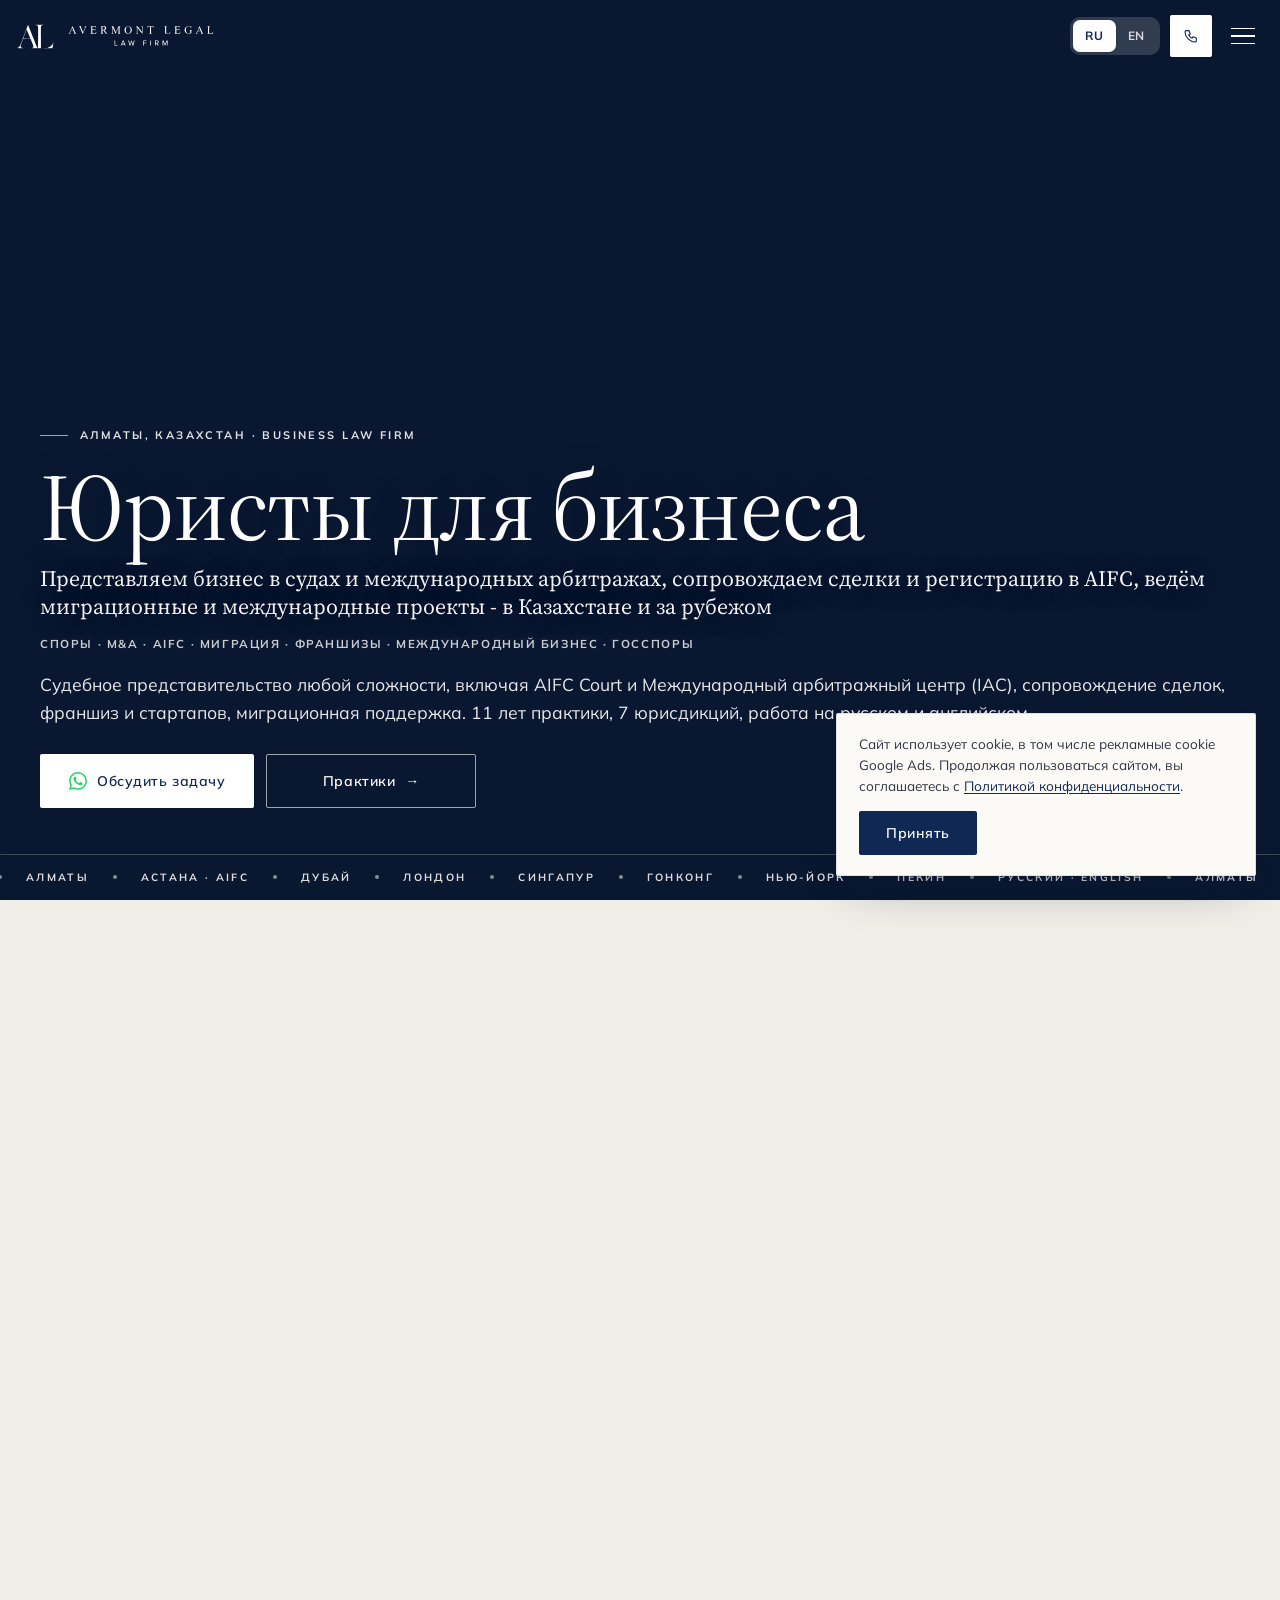
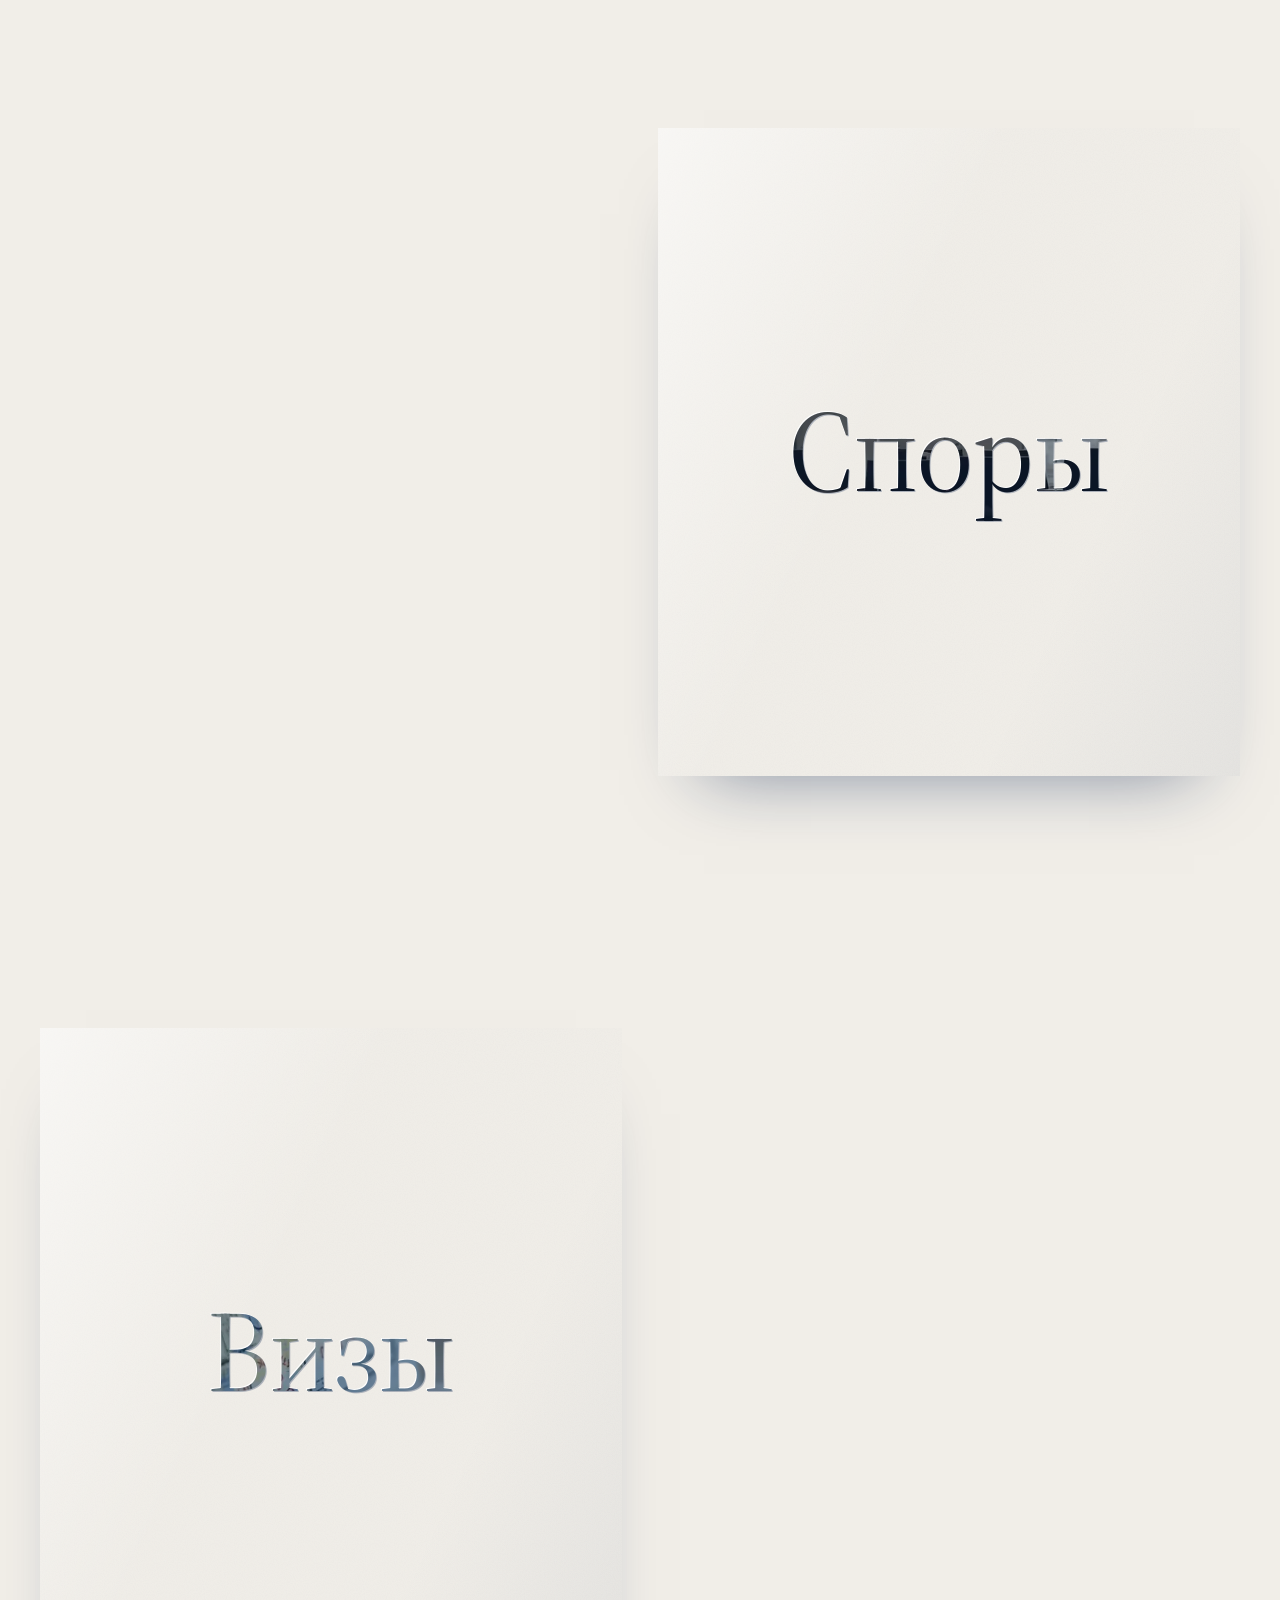
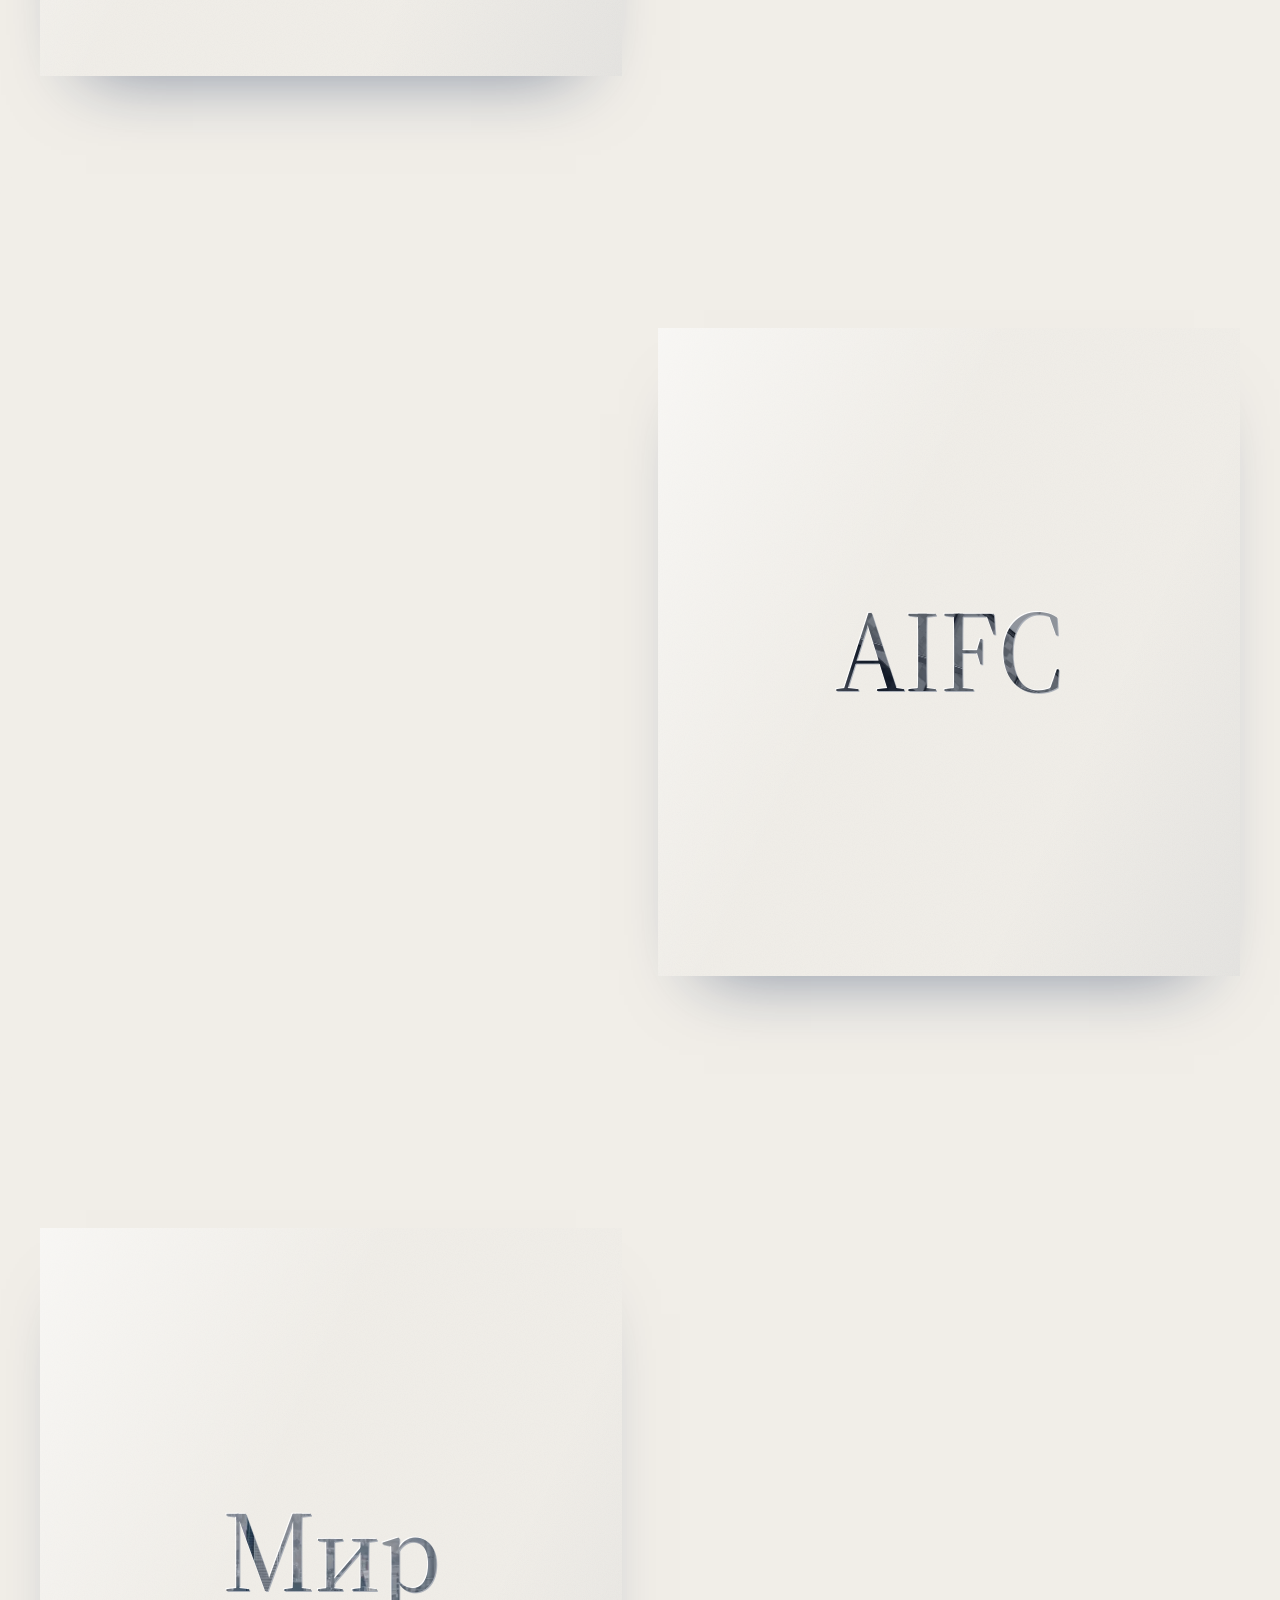
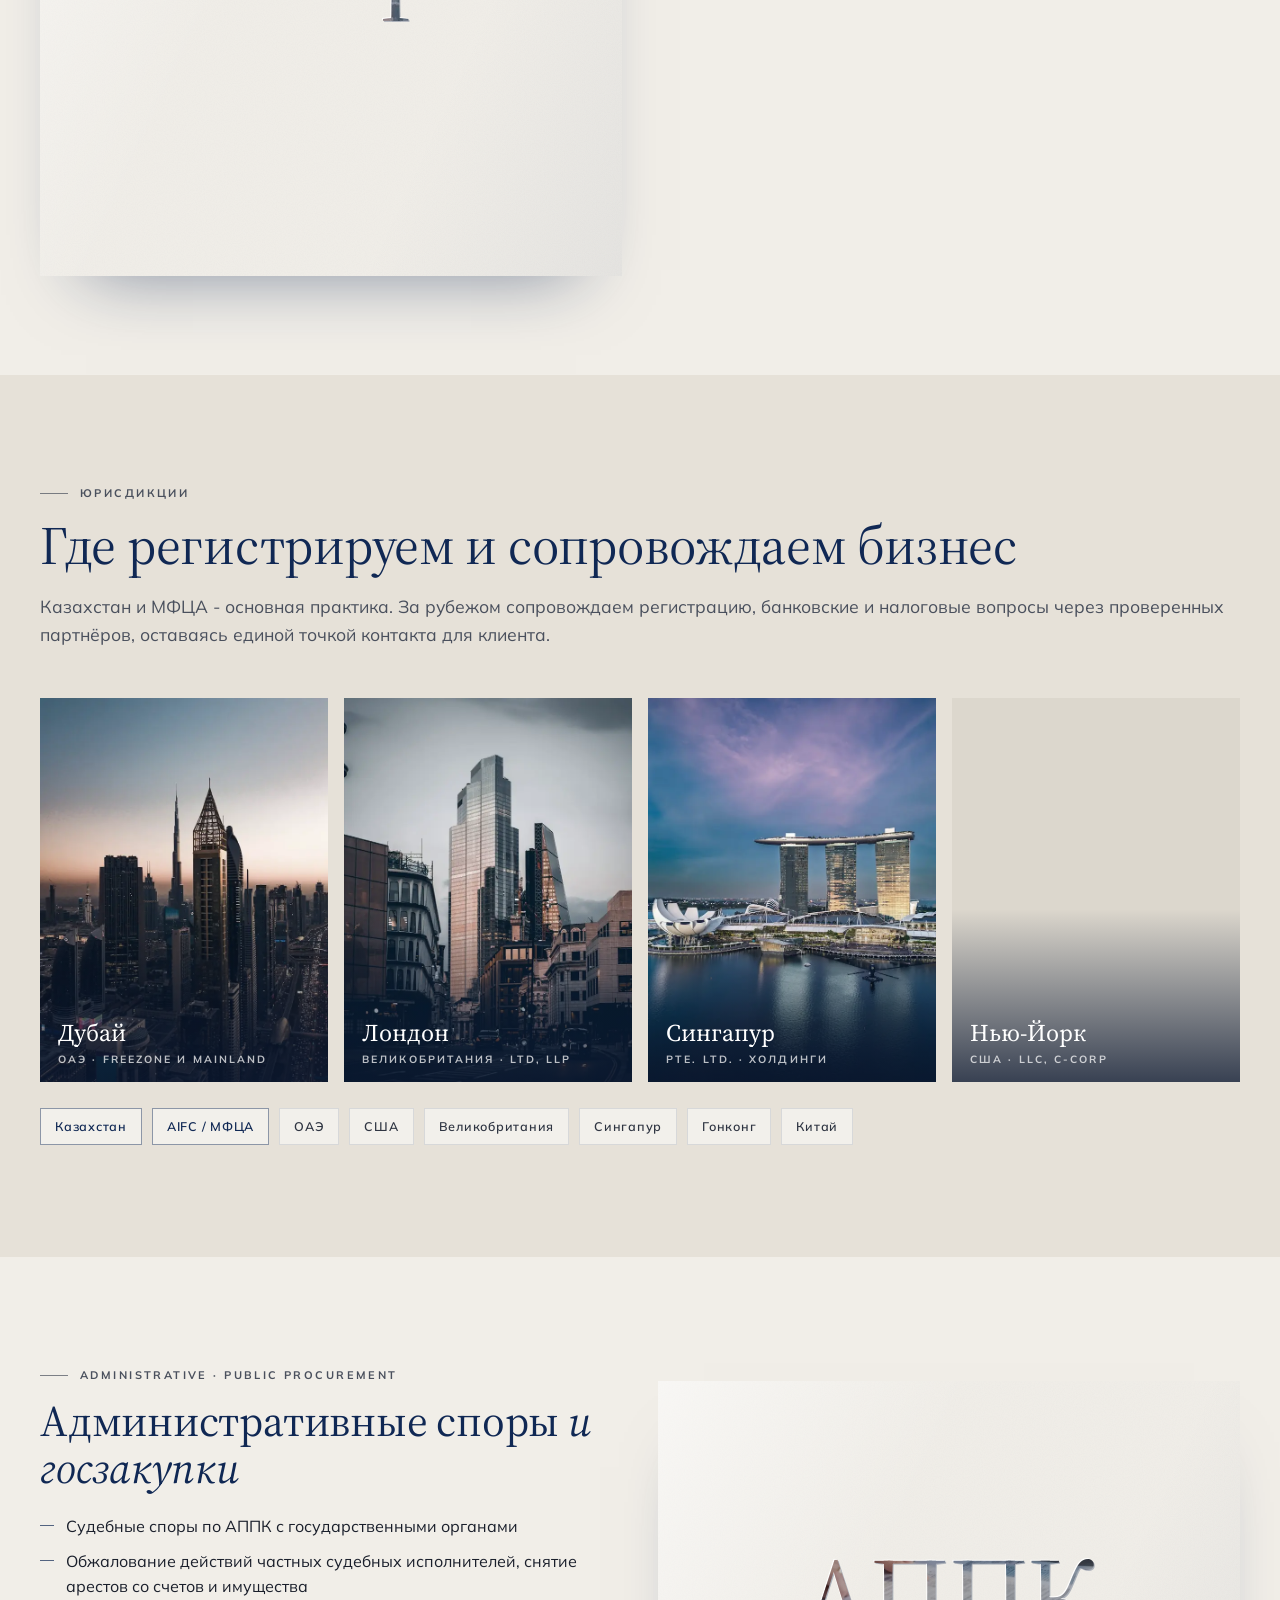
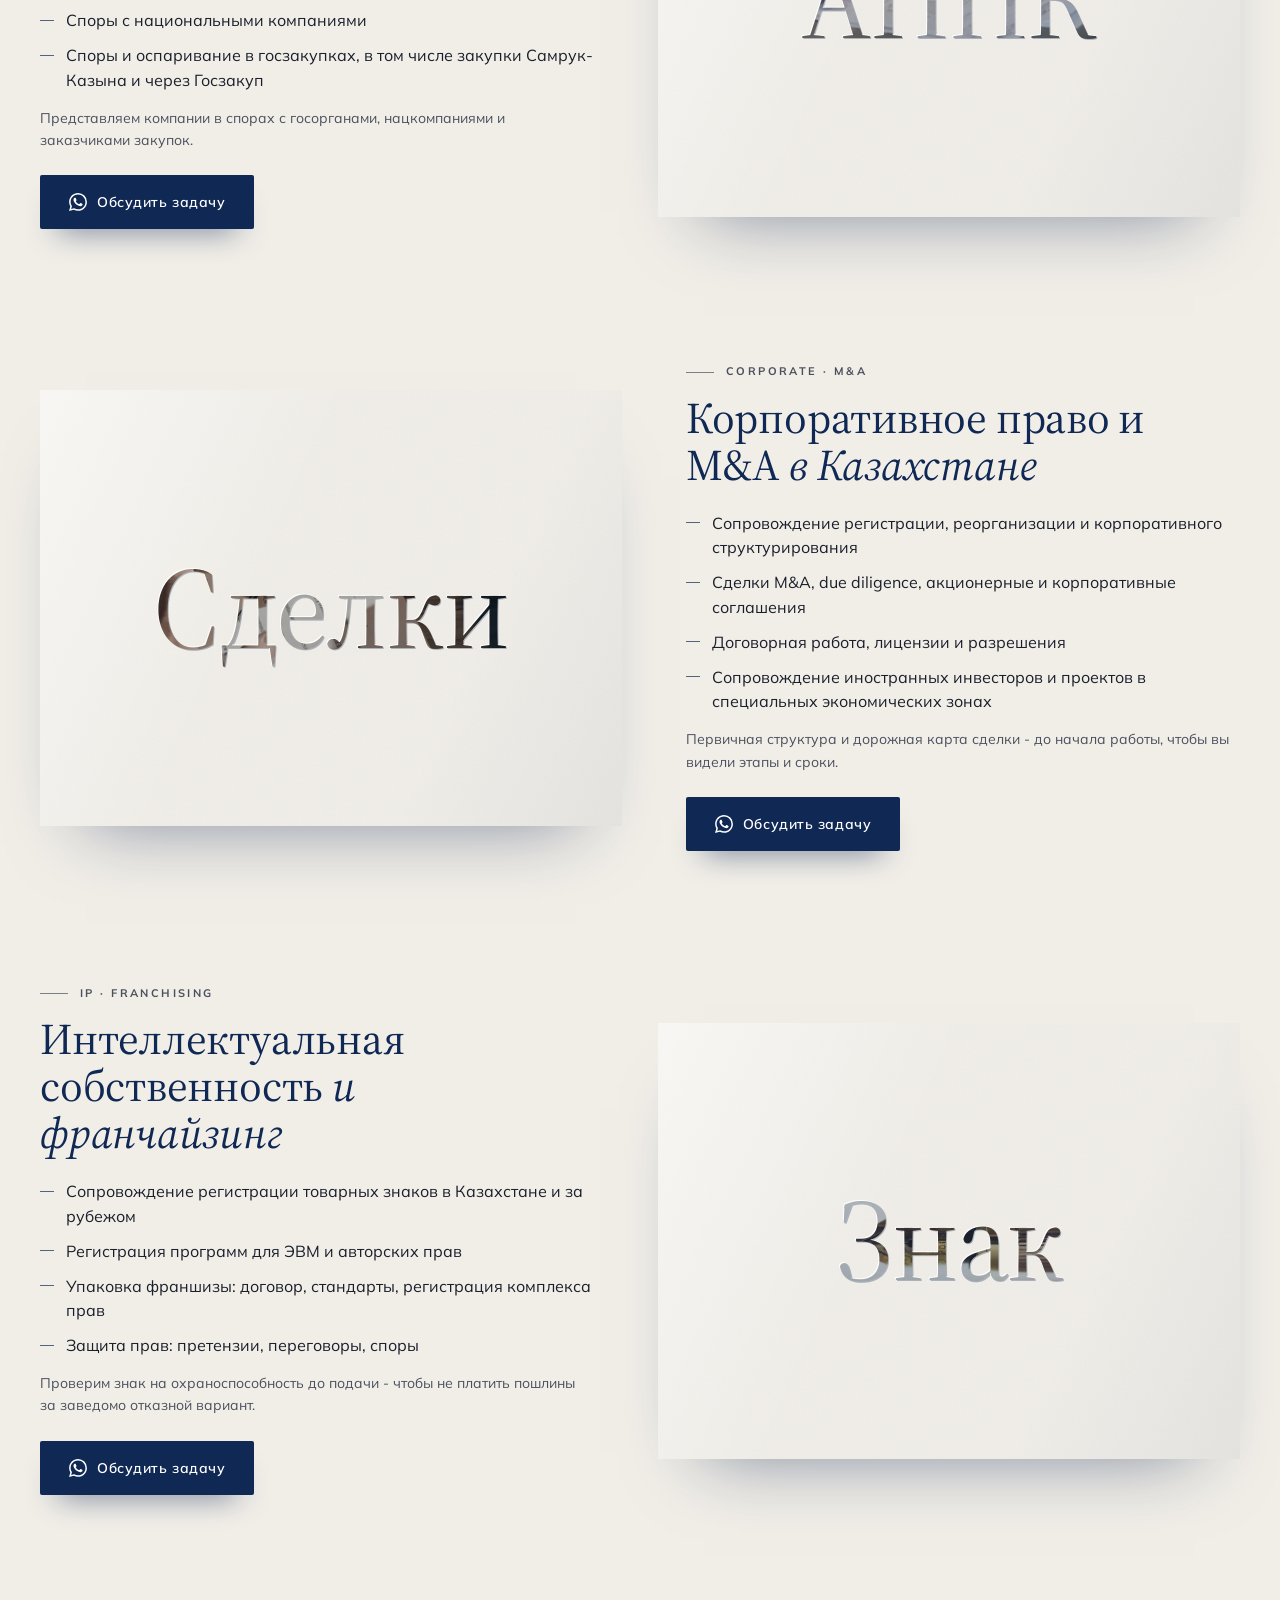
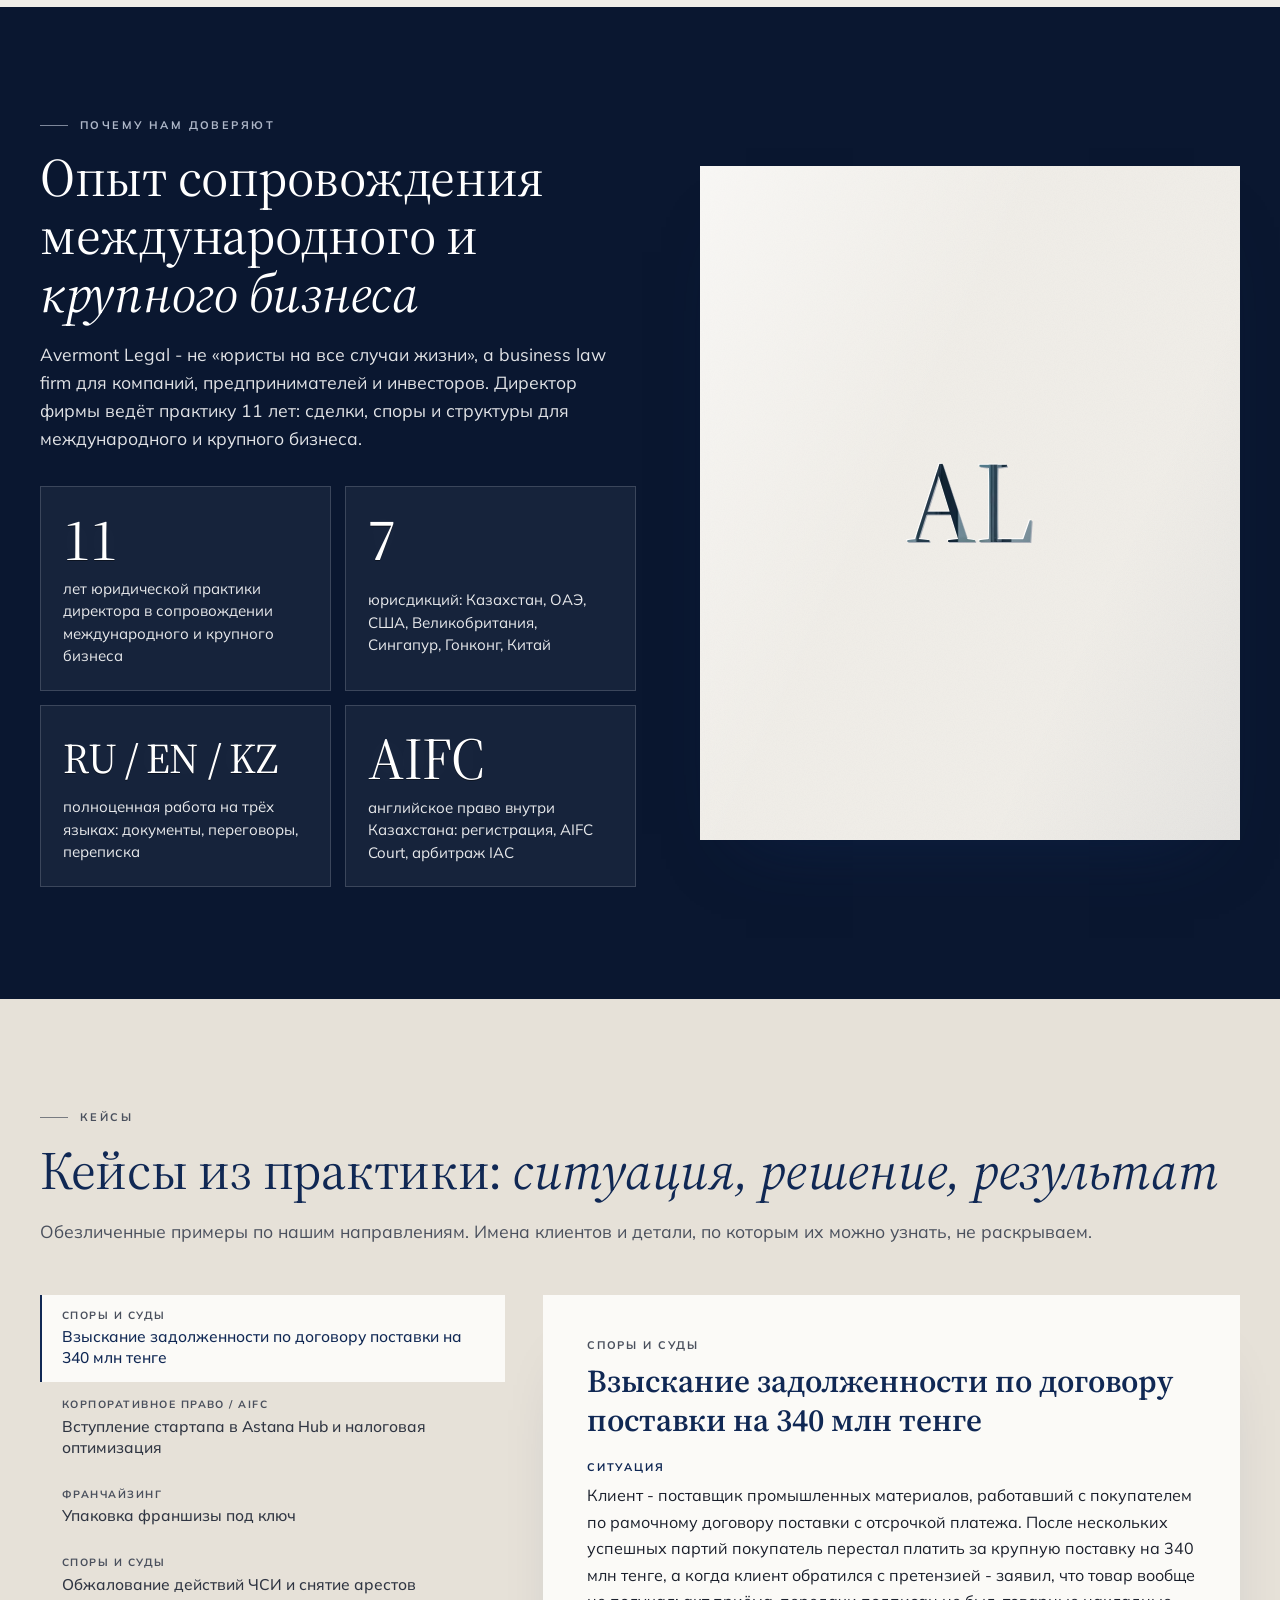
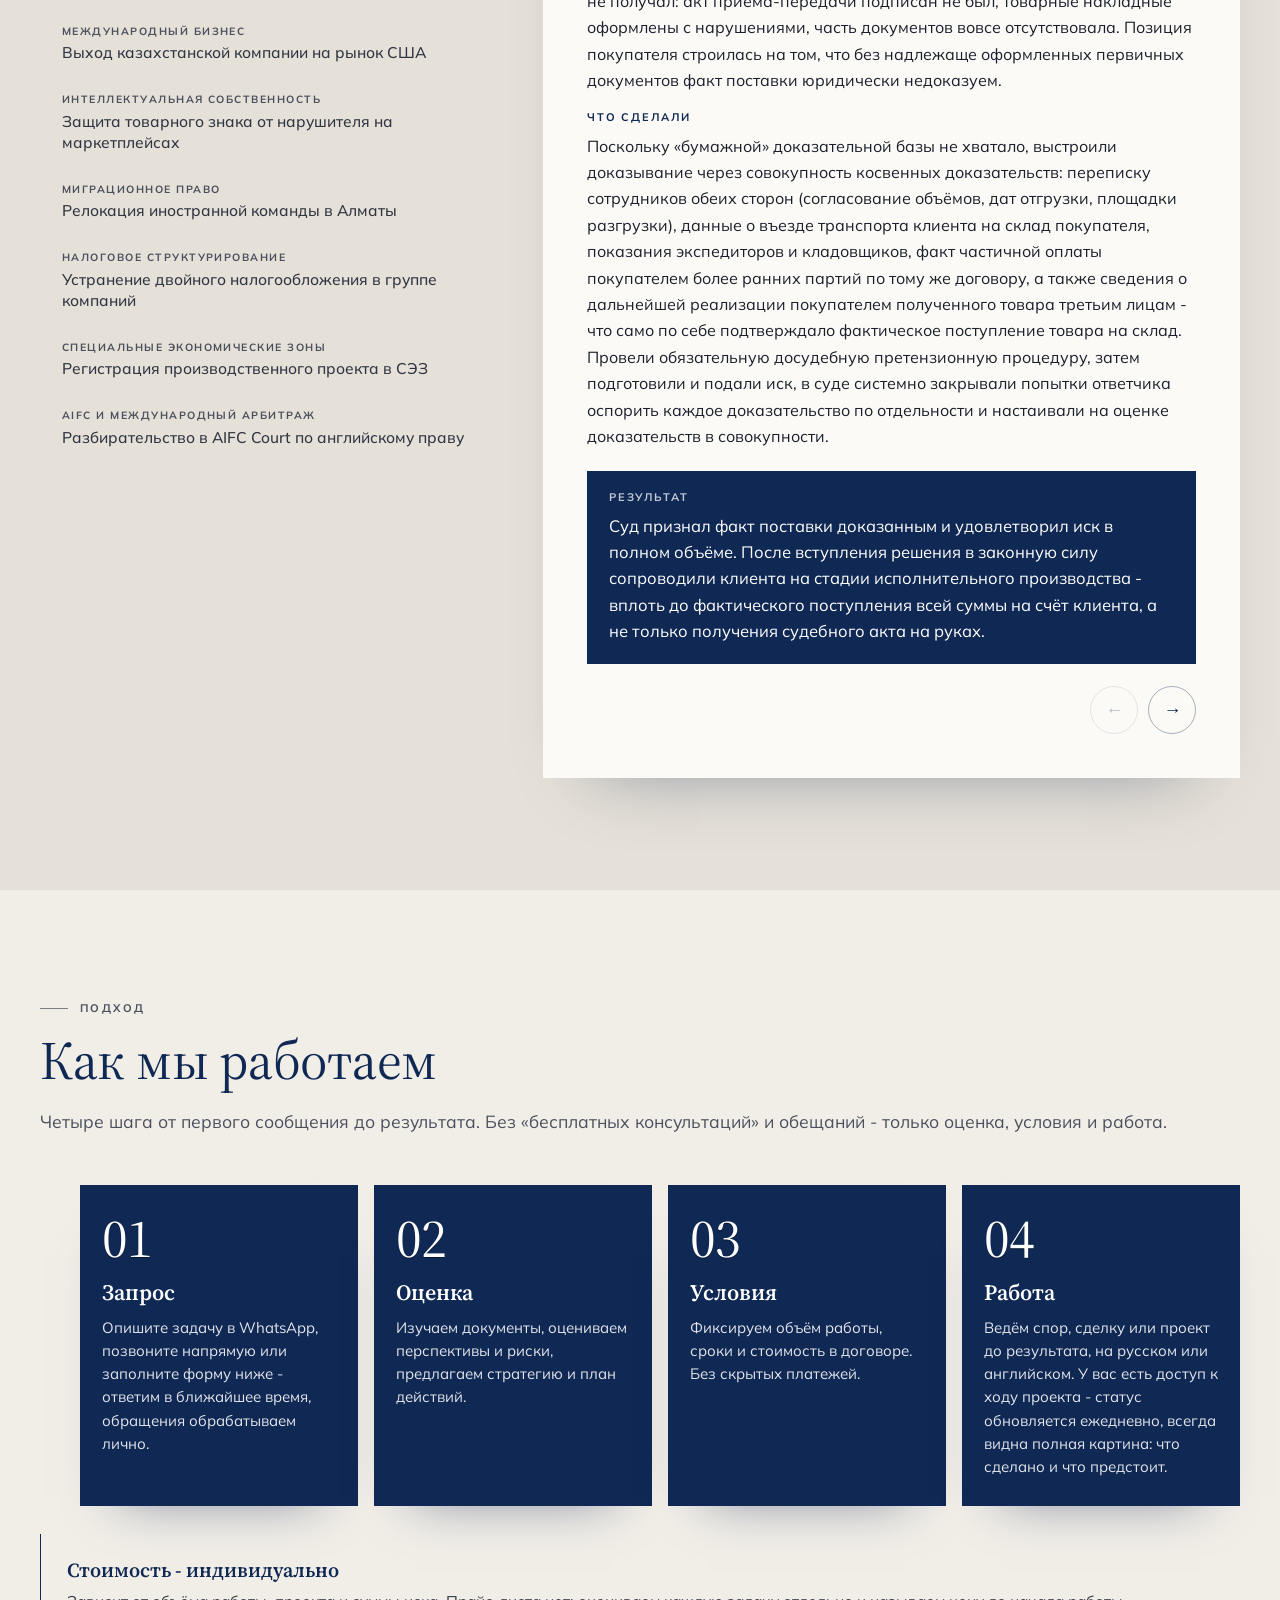
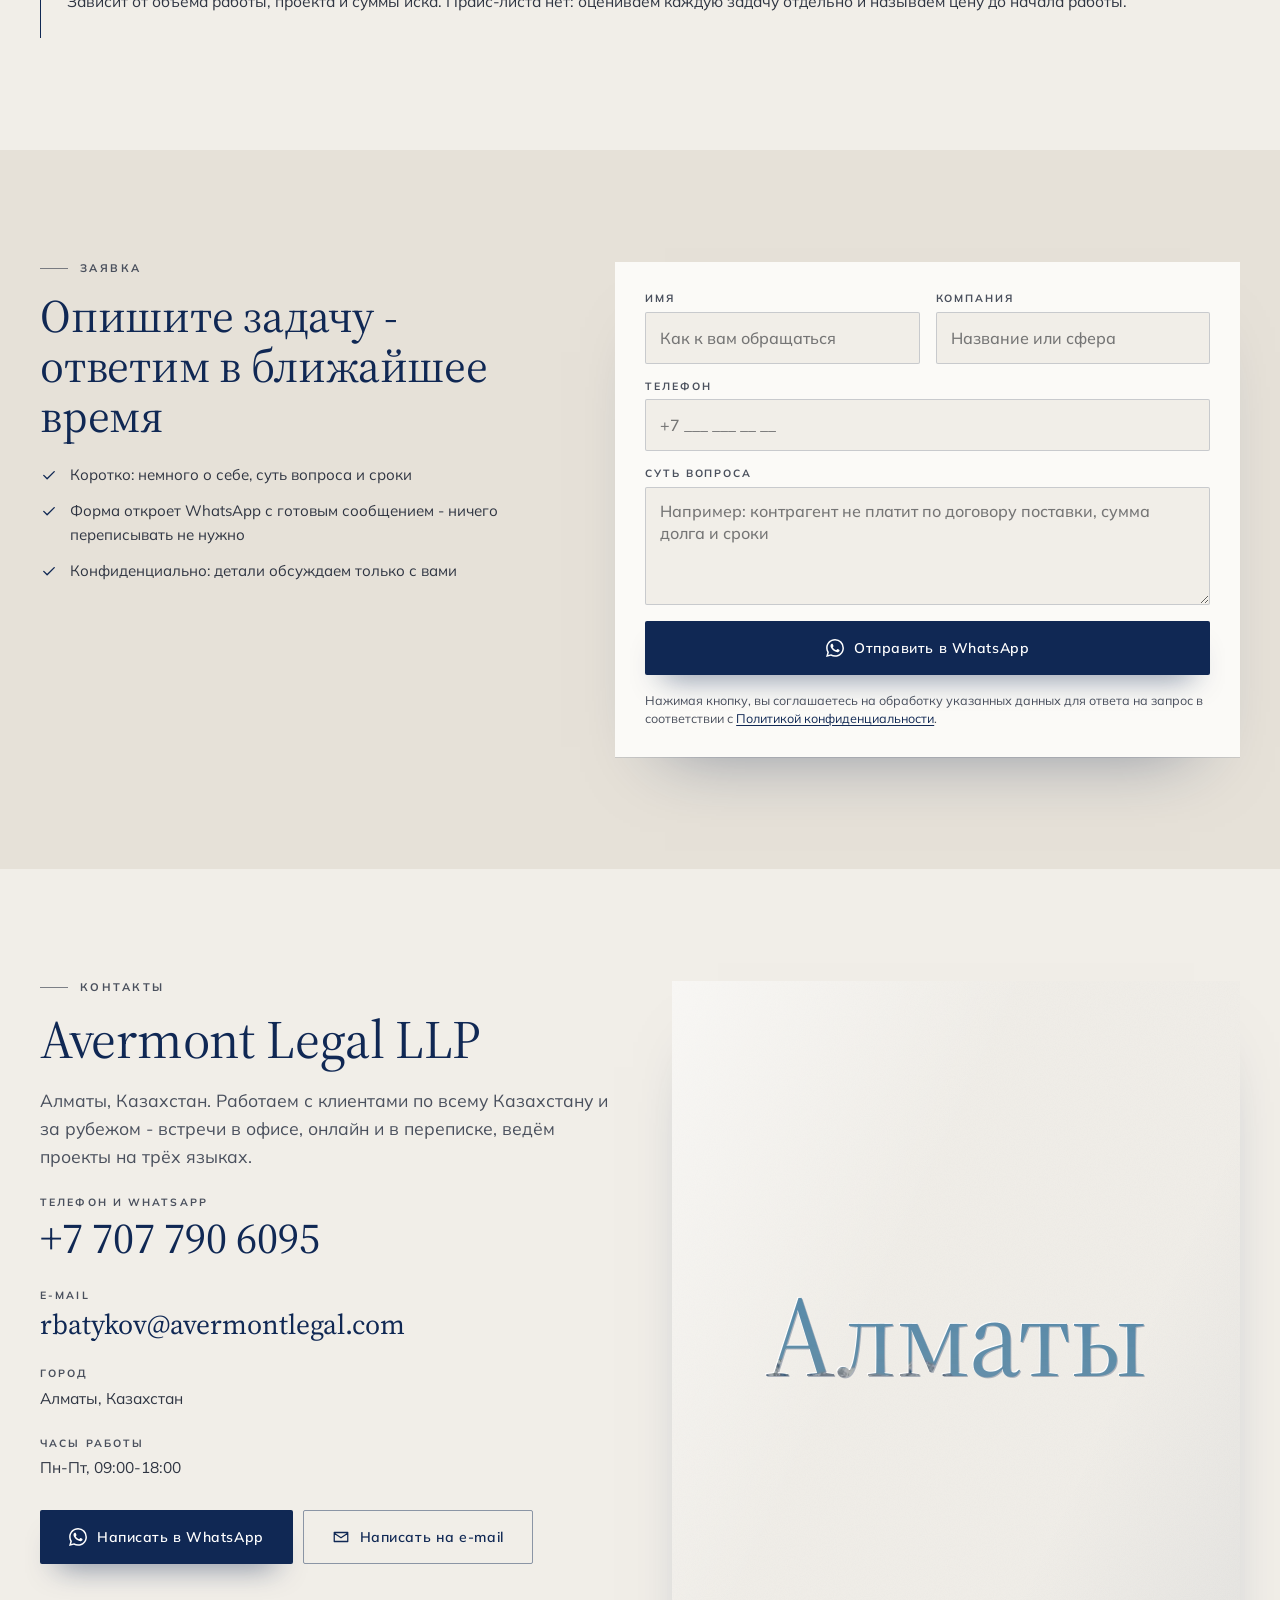
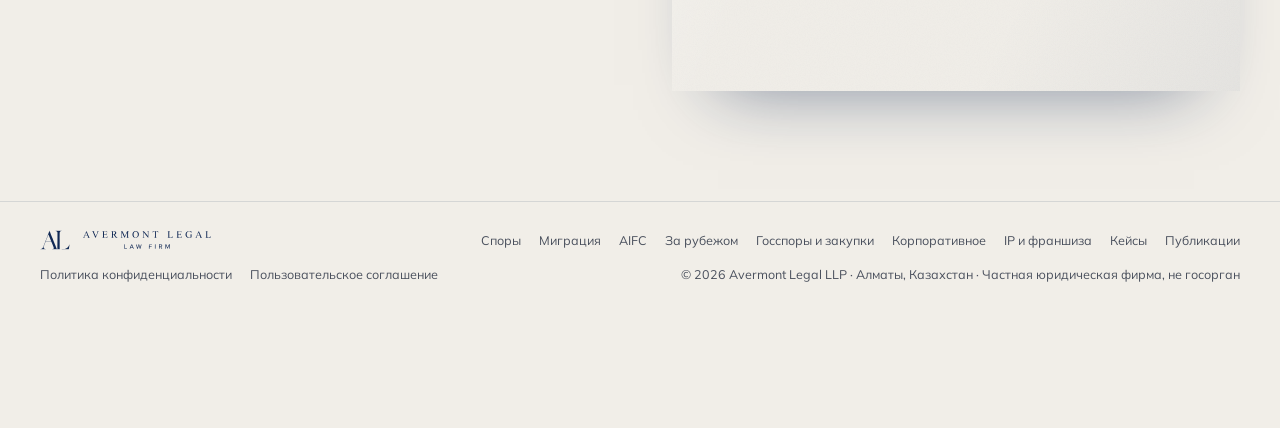
<file: index.html>
<!doctype html>
<html lang="ru">
<head>
<meta charset="utf-8">
<meta name="viewport" content="width=device-width, initial-scale=1, viewport-fit=cover">
<title data-i-t="meta.title">Avermont Legal - юридическая фирма для бизнеса в Алматы: споры, миграционное сопровождение, AIFC, M&amp;A</title>
<meta name="description" data-i-c="meta.desc" content="Avermont Legal - business law firm в Алматы. Взыскание крупной задолженности и коммерческие споры, миграционное сопровождение, AIFC, корпоративное право и M&A, бизнес за рубежом. Работаем на русском и английском.">
<meta name="theme-color" content="#102854">
<link rel="canonical" href="https://avermontlegal.com/">
<link rel="alternate" hreflang="ru" href="https://avermontlegal.com/?lang=ru">
<link rel="alternate" hreflang="en" href="https://avermontlegal.com/?lang=en">
<link rel="alternate" hreflang="x-default" href="https://avermontlegal.com/">
<meta property="og:type" content="website">
<meta property="og:site_name" content="Avermont Legal">
<meta property="og:locale" content="ru_RU">
<meta property="og:locale:alternate" content="en_US">
<meta property="og:url" content="https://avermontlegal.com/">
<meta property="og:title" data-i-c="meta.ogt" content="Avermont Legal - юридическая фирма для бизнеса в Алматы">
<meta property="og:description" data-i-c="meta.ogd" content="Споры и взыскание крупной задолженности, миграционное сопровождение, AIFC, корпоративное право и M&A, бизнес за рубежом. RU / EN.">
<meta property="og:image" content="https://avermontlegal.com/assets/og-image.jpg">
<meta property="og:image:width" content="1200">
<meta property="og:image:height" content="630">
<meta name="twitter:card" content="summary_large_image">
<link rel="icon" href="/favicon.ico" sizes="any">
<link rel="icon" type="image/png" sizes="32x32" href="assets/icon-32.png">
<link rel="icon" type="image/png" sizes="16x16" href="assets/icon-16.png">
<link rel="apple-touch-icon" href="assets/apple-touch-icon.png">
<link rel="preconnect" href="https://fonts.googleapis.com">
<link rel="preconnect" href="https://fonts.gstatic.com" crossorigin>
<link href="https://fonts.googleapis.com/css2?family=Source+Serif+4:ital,opsz,wght@0,8..60,400;0,8..60,500;0,8..60,600;1,8..60,400&family=Mulish:wght@400;500;600;700&display=swap" rel="stylesheet">
<link rel="preload" as="image" href="assets/hero.webp" media="(min-width:761px)">
<link rel="preload" as="image" href="assets/hero-m.webp" media="(max-width:760px)">
<link rel="stylesheet" href="styles.css?v=20260922-1">
<script type="application/ld+json">
{
  "@context": "https://schema.org",
  "@type": "LegalService",
  "name": "Avermont Legal LLP",
  "alternateName": "Avermont Legal",
  "url": "https://avermontlegal.com/",
  "logo": "https://avermontlegal.com/assets/icon-512.png",
  "image": "https://avermontlegal.com/assets/og-image.jpg",
  "telephone": "+77077906095",
  "email": "rbatykov@avermontlegal.com",
  "description": "Business law firm based in Almaty, Kazakhstan, advising local and international clients on corporate matters, transactions, disputes, investment, AIFC and immigration.",
  "address": {"@type": "PostalAddress", "addressLocality": "Almaty", "addressCountry": "KZ"},
  "areaServed": ["Kazakhstan", "Astana International Financial Centre", "United Arab Emirates", "United States", "United Kingdom", "Singapore", "Hong Kong", "China"],
  "knowsLanguage": ["ru", "en"],
  "priceRange": "$$$",
  "openingHoursSpecification": {"@type": "OpeningHoursSpecification", "dayOfWeek": ["Monday", "Tuesday", "Wednesday", "Thursday", "Friday"], "opens": "09:00", "closes": "18:00"},
  "hasOfferCatalog": {"@type": "OfferCatalog", "name": "Practice areas", "itemListElement": [
    {"@type": "Offer", "itemOffered": {"@type": "Service", "name": "Disputes and debt recovery", "url": "https://avermontlegal.com/#spory"}},
    {"@type": "Offer", "itemOffered": {"@type": "Service", "name": "Immigration support for businesses", "url": "https://avermontlegal.com/#migraciya"}},
    {"@type": "Offer", "itemOffered": {"@type": "Service", "name": "AIFC corporate support, court and arbitration", "url": "https://avermontlegal.com/#aifc"}},
    {"@type": "Offer", "itemOffered": {"@type": "Service", "name": "International projects and business abroad", "url": "https://avermontlegal.com/#za-rubezhom"}},
    {"@type": "Offer", "itemOffered": {"@type": "Service", "name": "Administrative and public procurement disputes", "url": "https://avermontlegal.com/#admin-spory"}},
    {"@type": "Offer", "itemOffered": {"@type": "Service", "name": "Corporate law and M&A in Kazakhstan", "url": "https://avermontlegal.com/#korporativnoe"}},
    {"@type": "Offer", "itemOffered": {"@type": "Service", "name": "Intellectual property and franchising", "url": "https://avermontlegal.com/#ip-franshiza"}}
  ]}
}
</script>
<!-- Google Ads (gtag.js) -->
<script async src="https://www.googletagmanager.com/gtag/js?id=AW-18465918620"></script>
<script>
window.dataLayer = window.dataLayer || [];
function gtag(){dataLayer.push(arguments);}
gtag('js', new Date());
gtag('config', 'AW-18465918620');
/* Ярлыки конверсий Google Ads. Вешаются в script.js (conv), переход по ссылке не блокируем. */
window.AL_CONV = {
  phone:   'AW-18465918620/QknnCJOqlIEdEJydnuVE',
  contact: 'AW-18465918620/n1M-COKglIEdEJydnuVE',
  mail:    'AW-18465918620/n1M-COKglIEdEJydnuVE',
  lead:    'AW-18465918620/u89bCKfxjIEdEJydnuVE'
};
</script>
<script src="https://lead-bot.sultan-askarov-kz.workers.dev/t.js" data-site="avermontlegal" defer></script>
</head>
<body>
<!-- Логотип клиента: трассировка присланного JPEG, формы не менялись. -->
<svg width="0" height="0" style="position:absolute" aria-hidden="true">
<symbol id="al-mark" viewBox="0 0 1000 649.9"><path fill="currentColor" fill-rule="evenodd" d="M190.6 631.0C190.6 628.6 188.7 628.1 179.4 628.1C156.9 627.8 136.5 618.0 128.4 603.4C122.9 593.6 120.6 578.6 122.5 566.3C124.8 552.7 125.6 549.1 128.2 540.1C132.2 526.9 139.4 506.6 150.6 477.7C153.8 469.2 157.0 461.0 157.4 459.4C157.9 457.8 159.7 453.0 161.4 448.6C163.1 444.2 165.6 437.5 167.1 433.7C178.2 404.0 183.0 391.8 183.8 390.7C185.1 389.1 381.4 389.6 383.0 391.2C383.6 392.0 385.1 395.0 386.4 398.0C387.7 401.1 389.6 405.6 390.6 408.2C391.8 410.7 394.1 416.5 395.8 421.1C397.6 425.7 400.7 433.3 402.9 438.0C404.9 442.7 407.4 448.5 408.2 450.9C409.0 453.3 411.7 460.0 414.2 465.8C416.6 471.7 419.7 479.3 421.1 482.8C422.5 486.2 425.2 493.1 427.2 498.0C429.2 502.9 432.7 511.6 434.9 517.2C437.2 522.9 441.0 532.2 443.3 537.8C447.5 548.2 449.0 552.1 453.6 565.3C459.9 583.6 460.6 594.9 456.3 605.1C450.7 618.3 436.4 626.6 416.8 628.1C412.1 628.4 407.8 628.8 407.3 629.0C406.3 629.4 406.2 631.4 407.3 632.5C408.4 633.6 662.8 633.7 663.5 632.6C663.8 632.2 662.9 629.7 661.5 627.1C659.9 623.9 658.6 620.0 657.6 615.1L656.2 607.8L656.2 345.5C656.2 67.0 656.1 75.2 659.2 62.7C662.9 48.3 672.9 34.9 684.0 29.5C693.6 24.9 708.7 21.2 718.6 21.2C723.7 21.2 725.9 17.9 721.8 16.3C720.0 15.6 515.2 15.9 513.9 16.6C512.3 17.4 512.2 19.6 513.8 20.4C514.4 20.8 519.0 21.2 523.9 21.4C559.7 22.9 578.2 40.9 582.2 78.2C583.6 91.4 582.8 600.5 581.4 607.1C578.1 622.3 575.3 627.6 571.8 625.7C569.7 624.7 560.3 616.2 557.2 612.7C553.3 608.3 542.1 585.5 538.7 575.3C538.3 573.8 537.0 570.4 535.9 567.6C534.9 564.9 532.0 557.4 529.6 551.1C527.1 544.7 523.7 535.7 521.9 531.2C513.1 508.8 507.8 495.5 504.3 487.1C502.2 482.0 499.5 475.1 498.3 471.8C496.1 465.7 494.8 462.5 489.7 450.3C488.1 446.4 484.5 437.5 481.8 430.4C479.0 423.3 475.8 415.4 474.7 412.8C473.5 410.2 472.3 407.0 471.8 405.5C471.4 404.0 469.6 399.5 467.8 395.6C466.1 391.6 463.6 385.1 462.2 381.3C460.8 377.5 458.0 370.4 455.9 365.7C453.8 361.0 451.0 353.8 449.5 349.9C447.1 343.3 443.8 335.0 438.2 321.9C437.1 319.4 435.8 316.1 435.3 314.7C434.8 313.2 432.6 307.6 430.3 302.1C426.1 291.7 423.2 284.5 421.1 278.8C420.4 277.1 418.7 272.8 417.2 269.6C414.4 263.1 409.0 249.4 408.2 246.7C407.9 245.8 405.6 240.1 403.1 234.1C400.5 228.1 397.3 220.4 396.1 217.2C389.2 199.3 386.3 192.2 384.3 187.7C383.0 184.9 381.8 182.0 381.6 181.0C381.4 180.1 380.0 176.7 378.6 173.4C376.4 168.0 373.1 159.9 367.4 145.9C366.4 143.2 363.5 136.1 361.1 130.3C358.7 124.5 356.2 118.0 355.4 116.0C354.8 114.1 352.3 107.6 349.8 101.8C347.3 96.0 343.9 87.3 342.1 82.6C340.3 77.8 336.6 68.6 334.0 62.0C331.3 55.4 328.6 48.4 327.9 46.4C327.3 44.4 326.2 41.7 325.6 40.5C324.9 39.2 322.9 34.1 321.0 29.2C315.6 15.3 315.6 15.4 308.4 35.1C304.7 45.2 301.1 54.7 296.8 65.6C294.7 71.0 291.7 78.8 290.1 83.2C288.6 87.6 285.5 96.0 283.2 101.8C280.9 107.6 277.5 116.7 275.5 122.0C273.6 127.3 270.0 137.0 267.4 143.6C264.9 150.1 261.5 158.8 260.0 162.8C258.6 166.8 255.8 174.0 254.0 178.7C252.1 183.4 250.1 188.9 249.5 190.6C249.0 192.4 247.4 196.7 246.0 200.0C244.6 203.4 241.3 212.0 238.7 219.2C236.1 226.5 232.8 235.2 231.4 238.7C226.7 250.6 222.8 260.5 222.8 261.1C222.8 261.5 221.4 265.2 219.8 269.4C218.1 273.5 215.7 279.7 214.4 283.2C213.1 286.6 211.7 290.4 211.2 291.4C210.2 293.6 207.3 301.3 200.5 319.6C198.1 326.0 194.5 335.7 192.4 341.2C184.7 360.9 183.2 365.1 182.7 366.7C182.5 367.6 181.2 371.0 179.9 374.3C174.2 388.9 173.1 391.8 171.4 396.6C170.4 399.3 167.8 406.0 165.7 411.5C163.6 417.0 160.5 424.9 159.0 429.0C157.4 433.2 154.0 441.7 151.7 447.9C149.3 454.2 146.4 461.7 145.2 464.9C144.1 468.0 141.7 474.2 139.9 478.8C133.9 494.2 131.8 499.7 130.3 504.0C128.4 509.3 120.5 529.0 118.8 532.4C118.1 533.7 117.2 536.0 116.7 537.5C115.2 542.1 103.2 567.0 97.9 576.6C79.5 609.5 55.6 626.1 23.1 628.4C17.5 628.8 16.6 629.0 16.2 630.1C15.1 633.4 10.9 633.3 104.0 633.2L190.6 633.0L190.6 631.0ZM960.5 632.3C961.0 631.8 961.6 630.0 961.8 628.4C962.0 626.9 962.7 622.1 963.2 617.7C963.8 613.3 964.8 606.3 965.5 602.1C967.2 592.3 969.2 580.1 970.8 569.6C971.5 565.1 972.9 555.4 974.1 548.1C975.1 540.8 976.5 531.4 977.1 527.2C977.7 523.0 978.7 515.6 979.4 510.9C982.3 491.6 984.2 476.7 983.8 475.7C983.4 474.7 980.4 474.5 979.8 475.5C979.5 475.9 978.2 480.9 976.8 486.6C968.2 521.4 946.3 553.6 911.3 582.7C895.2 596.2 866.6 612.1 852.1 615.7C850.1 616.2 846.0 617.4 842.8 618.3C820.2 625.1 800.3 627.3 758.3 627.8C741.9 628.0 727.9 628.4 727.3 628.8C725.9 629.4 725.7 632.4 726.9 632.8C729.4 633.8 959.5 633.3 960.5 632.3ZM187.9 380.2C187.7 379.6 188.1 377.7 188.9 375.7C189.7 373.9 191.7 368.6 193.4 364.1C195.0 359.5 197.5 352.8 198.9 349.1C200.3 345.5 201.7 341.8 202.0 340.8C202.3 339.9 203.2 337.4 204.2 335.2C205.2 333.0 206.9 329.0 207.9 326.3C213.4 311.0 217.9 299.2 219.8 294.4C220.8 292.0 222.5 287.7 223.5 284.8C224.5 281.9 226.1 277.7 227.0 275.5C229.4 269.5 235.9 252.5 236.5 250.7C236.7 249.8 238.9 244.1 241.2 238.1C243.6 232.0 246.6 223.9 248.0 219.8C249.4 215.8 251.6 209.7 252.9 206.2C261.1 184.9 262.6 181.1 263.5 178.4C264.0 176.7 265.8 171.8 267.6 167.4C272.8 154.2 276.5 143.9 276.5 142.7C276.5 142.0 276.9 141.2 277.3 140.7C279.2 138.8 280.2 139.9 283.6 148.4C288.0 159.2 288.9 161.5 295.6 177.4C298.7 184.7 303.2 195.7 305.8 201.9C308.2 208.2 311.2 215.3 312.4 217.8C313.5 220.4 315.1 224.1 315.7 226.0C316.4 228.0 318.0 232.0 319.2 234.9C320.4 237.9 323.2 244.6 325.3 249.7C327.4 254.8 331.8 265.5 335.2 273.5C338.6 281.6 341.6 288.8 341.8 289.6C342.0 290.5 345.0 297.3 348.2 304.8C351.5 312.5 355.2 321.4 356.4 324.6C357.6 327.9 360.2 334.0 362.1 338.2C363.9 342.4 366.2 347.7 367.1 350.1C370.3 358.4 371.9 362.4 375.1 369.7C376.8 373.7 378.2 377.9 378.2 379.0L378.3 381.0L283.3 381.2C196.3 381.3 188.3 381.2 187.9 380.2Z"/></symbol>
<symbol id="al-word" viewBox="0 0 1000 67.9"><path fill="currentColor" fill-rule="evenodd" d="M419.3 59.0C420.6 58.7 422.3 58.1 423.1 57.7C434.7 51.8 439.4 41.3 437.0 27.1C434.3 11.2 415.2 2.8 400.9 11.1C392.5 16.0 388.3 23.5 388.2 33.8C388.1 38.8 389.8 45.8 391.6 47.9C392.0 48.4 392.3 48.9 392.3 49.0C392.3 50.0 397.2 54.8 399.7 56.3C405.8 59.8 412.6 60.8 419.3 59.0ZM829.5 59.5C835.1 58.7 841.4 56.4 842.2 54.8C842.5 54.2 842.6 52.5 842.6 45.7L842.6 37.3L843.4 36.4C843.9 35.8 844.7 35.3 845.3 35.2C846.4 34.8 847.1 34.2 846.7 33.8C846.3 33.4 830.7 33.3 830.3 33.7C829.9 34.2 830.3 34.5 831.3 34.8C832.8 35.0 834.2 36.0 834.7 37.1C835.1 37.9 835.2 39.1 835.2 46.0L835.2 54.0L834.2 54.8C831.5 57.3 823.4 58.2 818.8 56.6C814.8 55.2 811.6 52.8 809.4 49.5C808.5 48.3 806.7 44.2 806.7 43.7C806.7 43.5 806.5 43.1 806.3 42.7C805.5 41.1 804.7 35.5 804.9 32.4C805.5 20.2 810.2 13.1 819.3 10.7C821.0 10.2 827.0 10.3 828.9 10.8C834.2 12.2 838.5 15.8 839.9 20.0C840.3 21.3 840.9 21.8 841.4 21.3C841.8 21.0 841.8 9.6 841.4 9.0C841.1 8.6 840.5 8.8 839.6 9.5C838.7 10.2 836.9 10.4 835.5 9.8C829.9 7.6 819.4 7.4 814.1 9.3C811.4 10.3 809.5 11.3 807.5 12.8C806.4 13.6 805.1 14.5 804.7 14.8C803.2 15.8 799.5 21.2 798.3 24.0C796.2 29.4 795.8 35.9 797.2 41.1C801.0 55.0 813.0 61.8 829.5 59.5ZM105.0 59.2C105.2 58.9 105.7 57.9 106.1 57.0C106.6 55.5 107.7 53.0 109.9 47.9C110.1 47.4 111.3 44.6 112.5 41.5C113.7 38.5 115.2 35.1 115.7 33.8C116.2 32.6 116.9 31.1 117.0 30.5C117.2 29.9 117.7 28.8 118.0 28.1C118.8 26.2 122.6 17.2 123.6 14.5C124.4 12.6 125.8 11.0 127.0 10.6C129.1 10.0 129.5 8.5 127.6 8.5C127.1 8.5 124.3 8.5 121.4 8.5C118.6 8.4 116.1 8.5 115.9 8.6C115.2 9.0 115.6 9.6 117.2 10.4C120.0 11.8 120.4 13.3 118.9 17.4C118.3 18.9 117.7 20.9 117.3 21.8C117.0 22.8 116.3 24.5 115.9 25.6C115.4 26.8 114.7 28.6 114.2 29.8C113.8 30.9 112.8 33.2 112.1 34.9C111.3 36.6 110.5 38.5 110.3 39.1C106.9 47.3 106.9 47.4 106.4 47.6C105.7 47.8 105.4 47.2 104.4 44.5C103.9 43.1 103.3 41.5 103.0 41.0C102.8 40.5 101.6 37.9 100.4 35.2C97.2 27.9 96.9 27.2 96.9 27.1C96.9 27.0 95.2 23.1 93.7 19.8C93.5 19.3 93.0 18.1 92.7 17.3C92.4 16.5 91.9 15.4 91.7 15.0C90.8 12.9 91.6 11.2 94.0 10.2C94.9 9.8 95.6 9.3 95.6 9.2C95.6 8.4 94.9 8.3 88.9 8.5C85.5 8.6 81.8 8.6 80.5 8.5C77.8 8.3 77.4 8.4 77.5 9.3C77.6 9.9 77.9 10.1 79.3 10.5C81.9 11.4 82.8 12.5 84.5 16.6C85.3 18.6 86.8 22.1 87.9 24.5C88.9 26.9 90.0 29.5 90.3 30.2C90.6 30.9 91.0 31.9 91.2 32.4C91.4 32.8 91.9 34.0 92.4 35.0C92.8 36.0 93.8 38.4 94.7 40.3C95.5 42.3 96.5 44.5 96.9 45.4C97.2 46.3 97.7 47.4 97.9 47.8C98.1 48.3 98.6 49.5 99.1 50.6C99.5 51.7 100.4 53.8 101.1 55.3C101.7 56.8 102.3 58.1 102.3 58.2C102.3 59.4 104.2 60.1 105.0 59.2ZM510.0 59.0C510.1 58.8 510.3 52.0 510.3 35.8L510.4 12.9L511.1 11.9C511.6 11.2 512.4 10.8 513.7 10.2C515.0 9.7 515.6 9.4 515.6 9.0C515.6 8.4 502.3 8.3 501.8 8.9C501.4 9.3 501.8 9.6 503.2 10.1C504.7 10.5 506.0 11.4 506.6 12.5C507.3 13.6 507.7 43.3 507.1 44.8C506.6 46.0 506.3 45.7 503.2 41.8C498.9 36.4 492.1 28.0 491.1 26.9C490.6 26.4 489.7 25.2 489.0 24.3C483.9 17.6 476.8 9.1 476.0 8.8C475.5 8.6 468.7 8.4 465.8 8.5C464.0 8.5 464.5 9.6 466.6 10.4C467.9 10.8 468.6 11.3 469.7 12.4C472.1 15.0 471.9 13.0 471.9 34.8L471.8 54.2L471.2 55.3C470.4 56.6 469.9 56.9 468.1 57.3C466.4 57.6 465.8 58.1 466.4 58.6C467.0 59.0 480.1 59.0 480.5 58.6C481.0 58.1 480.4 57.5 479.1 57.4C477.5 57.2 476.7 56.6 475.8 55.0L475.1 53.9L475.1 36.9C475.1 27.6 475.2 19.8 475.2 19.7C475.6 19.1 476.2 19.5 477.2 20.8C477.7 21.6 479.9 24.4 482.2 27.0C484.4 29.7 486.8 32.6 487.5 33.5C488.2 34.5 489.5 36.1 490.4 37.1C491.3 38.1 492.3 39.4 492.8 40.0C495.9 43.8 498.3 46.6 499.3 47.7C499.9 48.4 501.1 49.8 501.9 50.9C502.7 52.0 504.3 53.8 505.3 55.0C506.3 56.2 507.5 57.7 507.9 58.3C508.7 59.4 509.4 59.7 510.0 59.0ZM21.6 58.7C22.2 58.1 21.7 57.6 20.0 57.2C16.9 56.3 16.5 54.2 18.7 49.5C19.4 48.1 20.4 45.9 21.0 44.5C21.6 43.1 22.3 41.9 22.5 41.8C22.9 41.5 40.9 41.5 41.6 41.8C42.1 42.0 42.5 42.6 43.1 44.4C43.6 45.7 44.3 47.4 44.6 48.2C45.0 49.1 45.3 49.8 45.3 49.9C45.3 50.1 45.6 50.8 45.9 51.5C46.5 52.8 46.7 53.9 46.6 55.4C46.6 56.3 45.8 56.9 44.0 57.3C42.7 57.7 42.4 58.1 43.0 58.6C43.4 59.0 59.0 59.1 59.6 58.7C60.5 58.2 59.7 57.5 58.0 57.1C56.3 56.8 54.5 54.3 53.4 51.0C53.2 50.4 52.6 48.9 52.1 47.7C51.5 46.4 50.9 44.8 50.6 44.0C50.3 43.3 49.7 41.8 49.2 40.7C47.9 37.9 43.8 28.4 42.7 25.4C42.5 24.8 41.8 23.4 41.3 22.2C40.7 21.1 40.2 19.8 40.1 19.4C40.0 19.1 39.7 18.3 39.4 17.8C38.2 15.6 37.4 13.7 37.2 13.0C36.7 11.1 35.2 8.3 34.5 8.1C33.4 7.8 32.9 8.5 31.6 12.1C30.2 15.6 29.7 16.7 27.6 21.5C26.8 23.2 25.6 26.1 24.9 27.9C24.2 29.6 22.9 32.8 22.0 34.9C21.1 37.0 19.6 40.3 18.8 42.2C18.0 44.0 17.2 45.9 17.2 46.3C16.8 47.6 13.6 54.5 12.9 55.3C12.1 56.1 10.7 57.0 9.7 57.3C8.6 57.6 8.2 58.2 8.8 58.7C9.4 59.1 21.2 59.1 21.6 58.7ZM193.9 58.6C194.2 58.4 194.5 57.8 194.6 57.0C194.8 56.3 195.3 54.4 195.8 52.8C197.4 48.0 197.5 47.2 197.0 46.7C196.4 46.1 195.8 46.6 194.7 48.7C191.5 54.8 188.7 56.2 180.4 56.4C172.5 56.5 170.8 56.3 169.9 55.1L169.1 54.1L169.1 44.4L169.1 34.8L169.7 34.2C170.7 33.4 183.7 33.7 185.1 34.6C186.2 35.2 187.4 37.3 187.6 39.0C187.8 40.1 188.4 40.5 188.9 39.8C189.4 39.2 189.3 25.7 188.9 25.2C188.4 24.8 187.9 25.4 187.5 26.6C187.1 28.0 185.5 30.1 184.3 30.6C183.0 31.2 170.3 31.4 169.6 30.8C169.0 30.4 168.8 12.2 169.4 11.6C169.8 11.2 184.8 11.2 186.6 11.7C188.9 12.3 191.7 15.4 191.7 17.4C191.7 18.6 192.4 19.4 193.0 19.0C193.4 18.8 193.5 18.4 193.5 17.2C193.4 14.0 193.0 9.7 192.6 9.1L192.3 8.5L174.6 8.6C157.3 8.7 157.0 8.7 157.0 9.2C157.0 9.6 157.3 9.8 158.2 10.1C160.1 10.8 161.3 12.0 161.5 13.4C161.6 14.0 161.7 23.4 161.7 34.2C161.8 53.2 161.7 54.0 161.2 55.0C160.5 56.4 159.6 57.0 157.9 57.2C155.8 57.5 155.1 58.2 156.3 58.7C157.0 59.1 193.3 58.9 193.9 58.6ZM243.6 58.8C244.6 58.1 243.4 57.3 241.6 57.3C240.2 57.3 239.3 56.5 238.6 55.1C238.1 53.9 238.1 53.3 238.1 45.5C238.1 35.3 237.9 35.8 241.1 35.9C243.7 35.9 244.5 36.2 245.2 37.5C245.5 38.1 246.6 39.5 247.5 40.7C248.4 41.9 249.4 43.4 249.8 43.9C252.8 48.4 253.8 50.0 255.3 51.9C257.2 54.5 259.7 57.9 259.9 58.3C260.4 59.0 271.8 59.4 272.5 58.6C273.0 58.2 272.5 57.6 271.5 57.3C268.6 56.5 265.8 54.2 263.0 50.6C262.0 49.2 260.7 47.6 260.2 46.9C259.3 45.8 257.9 43.9 254.7 39.5C254.0 38.5 253.0 37.3 252.5 36.7C251.3 35.3 251.4 34.8 253.0 34.0C253.8 33.7 254.8 33.3 255.2 33.2C258.3 32.4 262.4 28.1 263.2 24.8C265.2 17.0 260.6 10.9 251.3 9.2C248.2 8.6 226.3 8.3 226.0 8.8C225.7 9.2 226.2 9.6 227.7 10.1C229.4 10.8 230.3 11.5 230.6 12.8C231.0 14.2 231.0 53.7 230.6 54.9C230.1 56.4 229.4 56.9 227.4 57.3C226.4 57.5 225.5 57.7 225.4 57.8C225.2 58.2 225.8 58.8 226.4 58.9C227.7 59.1 243.3 59.0 243.6 58.8ZM312.3 58.8C313.9 58.3 313.4 57.8 311.2 57.4C307.0 56.6 307.1 56.8 307.1 36.2C307.1 19.5 307.1 19.2 307.8 19.2C308.2 19.2 310.3 23.1 310.3 23.8C310.3 23.9 311.7 27.0 313.6 30.8C315.4 34.5 316.9 37.7 316.9 37.9C316.9 38.2 319.7 44.4 321.6 48.2C322.3 49.7 323.2 51.6 323.4 52.3C324.9 56.7 326.9 59.6 327.9 58.7C328.1 58.5 331.4 51.2 335.7 41.5C336.2 40.3 337.4 37.7 338.3 35.7C339.2 33.7 340.7 30.5 341.6 28.6C342.5 26.7 343.3 25.0 343.3 24.9C343.3 24.4 345.8 19.0 346.2 18.5C347.2 17.5 347.3 18.1 347.3 36.2C347.3 53.2 347.3 53.8 346.8 54.8C346.0 56.3 344.8 57.2 343.3 57.4C341.8 57.6 341.1 58.1 341.6 58.6C342.1 59.1 359.4 59.1 360.0 58.7C360.6 58.2 360.0 57.6 358.7 57.4C356.7 57.1 355.3 55.9 354.9 54.2C354.6 53.3 354.7 13.0 354.9 12.4C355.1 11.8 357.2 10.5 358.6 10.1C360.0 9.7 360.5 9.0 359.6 8.6C359.3 8.4 356.6 8.4 353.3 8.5C347.0 8.6 346.8 8.7 346.3 10.3C346.3 10.7 345.6 12.2 344.9 13.7C344.2 15.2 342.6 18.6 341.4 21.3C340.2 24.0 338.8 27.0 338.3 28.0C337.8 28.9 337.2 30.5 336.9 31.3C336.6 32.2 335.2 35.3 333.8 38.3C332.4 41.4 330.9 44.5 330.6 45.4C330.1 46.7 329.9 47.0 329.4 47.0C328.7 47.0 328.6 46.7 326.5 41.9C325.6 39.9 324.6 37.6 324.2 36.9C323.9 36.2 322.9 34.1 322.1 32.2C321.3 30.4 319.8 27.2 318.8 25.0C317.8 22.9 316.6 20.4 316.2 19.4C315.8 18.5 314.7 16.0 313.7 13.9C312.7 11.9 311.9 10.0 311.9 9.9C311.9 8.8 310.6 8.5 305.5 8.5C302.8 8.5 300.1 8.5 299.6 8.4C298.0 8.4 298.3 9.6 299.9 10.1C304.2 11.7 303.8 9.7 303.9 33.7C303.9 57.8 304.1 56.2 300.3 57.2C298.5 57.7 298.0 58.4 299.1 58.8C300.0 59.2 311.3 59.2 312.3 58.8ZM574.5 58.6C575.0 58.2 574.1 57.5 572.9 57.4C571.4 57.2 569.5 56.2 569.1 55.3C568.5 54.4 568.4 12.6 568.9 11.9C569.5 11.0 577.5 11.2 579.8 12.0C581.7 12.7 583.8 15.1 584.3 16.9C585.0 19.7 585.2 20.1 585.8 20.1C586.2 20.1 586.3 19.9 586.3 18.1C586.3 14.3 585.8 9.7 585.5 9.1L585.1 8.5L565.0 8.5L544.8 8.6L544.5 9.1C544.2 9.5 544.1 10.4 544.1 11.5C544.1 12.5 543.9 14.6 543.6 16.2C543.2 19.1 543.3 20.2 543.9 20.2C544.4 20.2 545.0 19.4 545.7 17.4C546.3 15.6 548.5 12.7 549.7 12.1C550.8 11.5 554.6 11.2 558.1 11.2C560.9 11.3 561.0 11.3 561.3 12.0C562.0 13.3 561.7 53.7 561.0 55.0C560.2 56.4 559.3 57.0 557.6 57.2C555.7 57.4 554.7 58.3 556.0 58.8C556.8 59.1 574.2 58.9 574.5 58.6ZM764.9 58.6C765.2 58.4 765.5 57.8 765.7 57.2C765.8 56.6 766.2 55.4 766.4 54.7C766.9 53.4 768.1 49.3 768.5 47.9C768.7 47.1 768.2 46.3 767.6 46.3C767.4 46.3 766.8 47.3 766.2 48.4C762.3 55.5 760.1 56.6 749.5 56.4C743.6 56.3 743.1 56.3 742.2 55.8C740.6 54.8 740.6 54.9 740.6 44.3L740.6 34.6L741.3 34.2C741.8 33.8 742.8 33.8 748.5 33.9C755.9 34.0 756.4 34.1 757.7 35.7C758.5 36.7 758.6 37.2 759.1 39.2C759.3 40.1 760.2 40.2 760.4 39.5C760.7 38.4 760.7 25.6 760.4 25.3C759.9 24.7 759.3 25.2 759.0 26.5C758.8 27.2 758.2 28.3 757.5 29.2C756.4 30.6 756.4 30.6 754.0 31.0C751.3 31.5 741.8 31.3 741.0 30.8C740.3 30.3 740.3 12.0 741.0 11.5C741.7 11.0 756.6 11.2 758.4 11.7C760.5 12.4 763.0 15.3 763.0 17.2C763.0 18.2 763.6 19.2 764.0 19.1C764.4 19.0 764.4 18.4 764.5 14.5C764.5 10.2 764.4 9.2 763.7 8.7C763.1 8.4 727.9 8.5 727.7 8.8C727.4 9.2 728.3 9.9 729.1 9.9C730.0 9.9 732.2 11.5 732.7 12.6C733.2 13.5 733.2 14.7 733.2 33.3C733.1 54.7 733.1 54.7 731.7 56.1C730.9 56.9 730.6 57.1 728.5 57.4C727.7 57.5 727.5 57.7 727.6 58.1L727.7 58.7L745.3 58.9C763.0 59.0 764.1 59.0 764.9 58.6ZM885.2 58.7C885.8 58.2 885.3 57.6 884.3 57.4C880.6 56.7 880.1 53.7 882.8 48.7C883.4 47.6 884.1 45.9 884.4 44.9C884.8 43.9 885.4 42.8 885.7 42.4L886.2 41.7L895.6 41.6L905.0 41.5L905.7 42.3C906.1 42.7 906.7 43.8 907.0 44.8C908.0 47.4 908.8 49.5 909.7 51.7C911.1 55.2 910.7 56.4 908.3 57.1C905.6 57.9 905.4 58.9 907.9 58.9C908.7 58.9 912.2 58.9 915.7 59.0C919.2 59.0 922.4 59.0 922.8 58.9C923.9 58.6 923.6 57.7 922.2 57.2C920.2 56.5 919.2 55.6 918.2 53.6C917.8 52.6 917.2 51.3 916.9 50.8C916.6 50.3 916.4 49.7 916.4 49.5C916.4 49.3 916.2 48.7 915.9 48.2C915.6 47.7 915.2 46.8 915.0 46.2C914.9 45.6 914.1 43.8 913.4 42.2C912.7 40.5 912.1 39.1 912.1 39.0C912.1 38.9 911.3 36.9 910.3 34.6C909.3 32.4 907.7 28.9 907.0 26.9C905.4 23.2 905.1 22.4 903.0 17.8C902.4 16.5 901.7 14.6 901.3 13.7C898.5 6.2 897.4 6.1 894.8 13.4C894.5 14.2 893.5 16.6 892.5 18.9C890.3 23.8 887.9 29.4 887.9 29.7C887.9 30.0 884.6 37.5 883.1 40.7C882.3 42.2 881.8 43.5 881.8 43.6C881.8 43.6 881.4 44.6 880.9 45.6C876.7 55.4 876.1 56.4 873.6 57.2C871.9 57.7 871.6 58.2 872.6 58.7C873.4 59.1 884.8 59.1 885.2 58.7ZM987.6 58.7C988.5 58.5 988.9 57.4 990.0 53.1C990.5 50.9 991.2 48.5 991.4 47.7C991.8 46.3 991.6 45.3 990.8 45.3C990.4 45.3 989.7 46.0 989.5 46.9C988.0 51.6 985.5 54.3 981.1 55.8C978.8 56.6 966.8 56.6 965.2 55.8C963.1 54.7 963.2 55.8 963.2 33.7C963.2 22.9 963.3 13.7 963.4 13.3C963.7 11.8 965.1 10.9 968.2 9.9C968.8 9.8 969.0 9.5 969.0 9.1L969.0 8.4L960.1 8.4C954.0 8.4 951.1 8.5 950.8 8.7C950.1 9.2 950.6 9.8 952.2 10.1C954.0 10.5 955.0 11.3 955.6 12.8C956.1 13.9 956.4 51.9 955.9 54.1C955.6 55.7 954.3 56.9 952.4 57.3C950.2 57.7 949.7 58.3 951.1 58.8C951.7 59.0 986.7 59.0 987.6 58.7ZM696.2 58.4C696.4 58.1 696.7 57.4 696.9 56.9C697.0 56.3 697.8 53.7 698.5 51.1C700.0 46.2 700.0 45.8 698.9 45.8C698.4 45.8 698.2 46.0 697.7 47.0C696.9 48.9 695.2 51.7 693.9 53.1C692.8 54.3 691.3 55.1 688.3 55.9C687.2 56.2 681.0 56.4 676.9 56.2L673.4 56.0L672.4 54.9L671.4 53.8L671.4 33.8C671.4 9.8 671.1 11.4 675.2 10.3C676.9 9.9 677.7 9.3 677.4 8.8C677.3 8.6 664.1 8.3 660.1 8.5C658.6 8.5 658.4 9.7 659.8 10.0C661.1 10.3 663.0 11.3 663.5 12.2C663.9 13.0 663.9 14.3 663.9 33.7L664.0 54.4L663.3 55.4C662.5 56.5 661.7 57.1 660.1 57.4C659.0 57.6 658.7 57.9 659.1 58.5C659.7 59.1 695.6 59.0 696.2 58.4ZM408.1 56.5C402.4 54.5 398.8 49.2 397.0 39.8C396.5 36.9 396.9 26.2 397.7 23.6C400.4 14.8 405.4 10.4 412.8 10.4C422.0 10.4 427.7 16.9 429.3 29.3C429.6 31.5 429.6 36.8 429.3 38.3C429.2 39.0 428.9 40.5 428.8 41.5C428.1 45.8 425.9 50.5 423.2 53.4C420.0 56.9 413.3 58.3 408.1 56.5ZM24.1 39.0C23.9 38.8 23.7 38.4 23.7 38.1C23.7 37.6 26.2 31.8 28.2 27.6C29.2 25.6 29.9 23.9 31.0 20.7C31.7 18.7 32.8 18.7 33.4 20.7C33.6 21.4 34.3 23.3 35.0 24.9C35.6 26.5 36.5 28.6 36.9 29.6C37.3 30.5 37.8 31.8 38.1 32.4C38.4 33.0 38.6 33.5 38.6 33.6C38.6 33.7 39.1 34.9 39.7 36.1C41.3 39.4 41.7 39.3 32.3 39.4C25.5 39.4 24.5 39.4 24.1 39.0ZM887.7 39.1C887.0 38.7 887.8 36.3 890.6 30.4C891.1 29.3 891.9 27.5 892.4 26.4C892.9 25.3 893.4 23.8 893.7 23.2C894.0 22.5 894.5 21.4 894.8 20.7C895.6 18.8 896.5 19.1 897.4 21.9C897.7 22.7 898.6 24.7 899.3 26.4C900.1 28.0 900.9 30.0 901.2 30.8C901.5 31.5 902.2 33.3 902.9 34.9C904.2 37.8 904.4 38.7 903.8 39.1C903.4 39.3 888.3 39.4 887.7 39.1ZM238.7 33.1L238.1 32.7L238.1 23.0C238.1 13.1 238.2 12.3 239.1 11.7C240.2 11.2 245.4 11.1 247.5 11.6C256.5 13.7 258.4 25.5 250.6 31.0C247.6 33.1 240.5 34.4 238.7 33.1Z"/></symbol>
<symbol id="al-firm" viewBox="0 0 1000 142.3"><path fill="currentColor" fill-rule="evenodd" d="M42.2 117.6C47.6 117.5 58.2 117.5 65.7 117.4L79.3 117.4L80.6 116.1C81.8 114.9 81.9 114.4 81.7 112.2C81.3 107.7 80.8 107.5 70.2 107.4C39.0 107.1 41.7 107.2 40.3 106.0C38.4 104.3 38.4 102.7 38.6 66.1C38.8 44.0 38.7 31.1 38.4 30.0C37.3 26.4 31.0 25.2 28.1 28.0L26.8 29.3L26.9 72.4C26.9 100.5 27.1 115.8 27.4 116.4C28.0 117.4 30.9 118.4 31.8 117.9C32.0 117.8 36.7 117.6 42.2 117.6ZM149.4 117.3C150.6 116.7 153.4 111.7 154.8 107.7C158.6 96.8 158.5 96.9 165.8 96.5C173.8 96.2 199.7 96.3 201.1 96.7C202.3 97.2 203.8 99.4 203.8 101.0C203.8 101.6 204.5 103.4 205.3 105.0C206.1 106.6 207.2 109.3 207.7 111.1C209.0 116.4 212.0 118.3 218.2 117.8C223.1 117.4 223.8 116.0 221.8 111.3C219.5 106.0 216.8 99.3 215.4 95.2C214.6 92.9 213.5 90.1 213.0 89.1C212.4 88.0 211.6 86.0 211.2 84.6C210.3 81.6 206.8 73.1 205.4 70.3C204.8 69.2 203.6 66.0 202.6 63.3C201.6 60.5 199.8 55.9 198.7 53.1C197.5 50.3 195.9 46.3 195.1 44.2C194.3 42.1 193.2 39.4 192.6 38.3C192.0 37.1 191.6 35.8 191.6 35.4C191.6 33.5 189.7 29.3 188.4 28.2C187.0 27.0 186.5 26.9 181.5 26.9C174.0 26.9 172.2 28.4 170.8 35.8C170.2 39.0 167.0 47.0 164.8 50.6C164.2 51.8 163.1 54.4 162.3 56.4C161.6 58.4 160.9 60.4 160.6 60.7C160.3 61.1 159.1 63.5 158.1 66.1C157.0 68.8 155.0 73.4 153.7 76.5C152.4 79.6 150.9 83.4 150.4 85.1C149.9 86.8 148.8 89.6 148.0 91.5C147.2 93.3 146.2 95.9 145.9 97.3C145.5 98.7 143.6 103.1 141.7 107.1C136.8 116.9 137.0 117.6 144.7 117.7C146.8 117.7 149.0 117.6 149.4 117.3ZM360.7 117.0C362.0 115.9 365.3 107.7 365.3 105.6C365.3 104.7 366.3 101.3 367.3 97.9C371.8 84.0 373.5 78.3 374.2 74.2C374.7 71.8 375.7 67.9 376.5 65.4C377.4 63.1 378.0 60.6 378.0 60.1C378.0 59.5 378.8 56.5 379.8 53.3C380.7 50.1 382.3 44.9 383.1 41.7C384.0 38.5 385.2 34.8 385.7 33.4C387.7 28.6 386.4 26.9 380.5 26.9C374.8 26.9 373.5 27.9 372.7 33.0C372.4 35.2 371.8 37.4 367.9 50.9C367.1 53.8 365.9 58.4 365.1 61.2C364.4 64.0 362.9 69.6 361.7 73.7C360.6 77.7 359.2 83.1 358.7 85.6C356.3 96.6 354.5 95.8 350.9 82.1C349.8 78.2 348.2 72.5 347.3 69.5C346.3 66.5 345.5 63.6 345.5 63.2C345.5 62.7 344.5 59.4 343.3 55.9C342.1 52.4 340.8 48.3 340.4 46.7C340.1 45.2 339.4 43.0 338.9 41.8C338.3 40.5 337.7 38.1 337.4 36.2C335.3 23.2 324.0 23.4 321.7 36.4C321.4 38.1 319.6 44.3 317.6 50.1C315.7 55.9 313.7 62.8 313.3 65.2C312.8 67.7 312.1 70.7 311.7 71.8C311.2 73.0 310.0 77.2 308.9 81.3C307.8 85.4 306.6 89.5 306.2 90.5C304.1 95.5 301.7 93.7 300.3 86.0C300.0 84.3 299.3 81.6 298.7 79.9C298.2 78.3 297.3 74.9 296.7 72.4C296.1 69.9 295.3 66.5 294.8 64.8C294.3 63.1 293.3 59.2 292.7 56.1C292.1 53.1 290.9 48.6 290.1 46.3C289.3 44.0 288.3 40.0 287.8 37.7C286.2 29.1 284.3 26.9 278.4 26.9C272.5 26.9 271.4 28.5 273.5 34.0C274.8 37.4 275.3 39.3 277.0 46.7C277.5 49.1 278.4 52.1 278.9 53.6C279.4 55.0 280.2 58.0 280.7 60.2C281.1 62.4 282.2 66.4 283.0 68.9C286.1 78.4 291.0 96.7 293.2 107.2C295.1 116.6 295.9 117.4 303.3 117.4C309.0 117.4 310.6 116.3 311.2 112.0C311.4 110.6 312.0 108.1 312.5 106.5C313.0 104.8 313.6 102.4 313.8 101.1C314.0 99.8 315.1 95.4 316.4 91.2C317.7 87.0 319.2 82.0 319.7 80.0C320.3 78.1 321.7 73.3 322.9 69.4C324.1 65.4 325.7 59.8 326.4 56.7C327.7 51.0 328.8 49.1 330.5 49.4C332.0 49.6 332.8 51.7 333.4 57.0C333.6 59.6 334.8 64.8 335.8 68.6C336.9 72.4 338.1 76.9 338.6 78.8C339.0 80.6 340.4 85.6 341.7 89.9C343.0 94.3 344.5 100.1 345.1 102.8C345.6 105.5 346.6 108.8 347.3 110.2C348.0 111.5 348.6 113.1 348.6 113.7C348.6 116.7 350.6 117.8 356.0 117.9C358.7 117.9 359.9 117.7 360.7 117.0ZM552.0 116.4C553.1 115.3 553.1 115.0 553.2 97.0C553.2 80.4 553.3 78.7 554.0 77.8C554.8 77.1 556.9 77.0 575.5 76.7L596.1 76.5L597.2 75.2C598.5 73.6 598.3 68.7 596.8 67.1C595.8 66.0 595.5 66.0 576.0 66.1C555.0 66.2 554.3 66.1 553.6 63.9C553.0 62.1 552.9 41.1 553.5 39.2C554.2 36.6 554.4 36.6 575.4 36.5C599.4 36.5 600.1 36.3 598.1 29.9C597.1 26.5 598.5 26.7 570.4 26.8C544.5 27.0 543.5 27.0 542.1 28.3C541.1 29.2 540.7 114.0 541.7 115.9C542.9 118.2 549.9 118.5 552.0 116.4ZM674.9 117.4C678.6 116.3 678.3 119.8 678.3 73.5C678.4 34.9 678.3 31.6 677.4 30.0C675.7 26.3 669.9 25.2 667.1 27.9L665.7 29.4L665.5 70.0C665.5 92.3 665.5 111.5 665.4 112.7C665.4 116.9 669.4 118.9 674.9 117.4ZM759.7 117.3C763.8 116.5 763.7 116.8 763.7 99.7C763.6 79.7 763.4 80.3 771.7 80.3C779.4 80.3 780.4 80.9 784.8 87.5C791.4 97.5 795.2 103.8 796.8 107.2C797.4 108.5 798.4 110.2 799.0 111.0C799.6 111.8 800.7 113.5 801.2 114.6C801.8 115.8 802.7 116.9 803.2 117.1C805.0 117.8 814.8 118.0 816.0 117.4C817.7 116.5 817.5 113.8 815.3 111.4C814.4 110.4 813.0 108.2 812.2 106.7C811.5 105.2 810.5 103.5 810.0 102.9C809.5 102.3 808.0 100.3 806.7 98.3C802.6 92.2 800.6 89.3 799.0 87.4C796.8 85.0 796.2 83.7 796.2 81.6C796.2 79.6 796.5 79.4 801.4 77.2C809.5 73.7 815.3 66.3 816.2 58.5C817.3 48.6 816.1 42.6 811.6 37.0C805.3 29.0 802.1 27.7 785.6 26.9C777.6 26.6 755.5 26.5 752.9 26.9C751.1 27.1 751.0 28.8 750.9 72.5C750.9 95.9 751.0 115.4 751.2 115.8C752.3 117.6 755.6 118.2 759.7 117.3ZM896.6 116.6L897.9 115.3L897.8 84.1C897.7 55.6 897.7 52.8 898.5 52.0C900.3 50.2 901.1 51.4 904.5 61.0C905.6 64.2 907.4 68.4 908.3 70.4C909.3 72.3 910.6 75.3 911.1 77.0C912.1 80.4 915.1 87.6 916.9 91.0C917.6 92.2 918.5 95.0 919.0 97.1C919.4 99.1 920.4 102.0 921.2 103.4C922.0 104.8 923.1 107.5 923.7 109.4C926.6 118.0 932.0 118.4 935.0 110.2C935.6 108.4 936.5 106.1 937.1 105.2C937.7 104.2 938.9 101.0 939.9 98.1C940.8 95.1 942.7 90.4 944.1 87.7C946.6 82.3 950.4 73.8 951.0 71.6C951.2 70.9 952.0 69.0 952.9 67.3C953.7 65.7 954.9 62.8 955.6 61.0C960.0 48.5 960.6 47.3 962.3 49.0C963.1 49.7 963.1 53.5 963.0 81.7C963.0 99.2 963.1 114.2 963.2 115.0C963.9 118.3 973.4 119.0 975.1 115.9C975.4 115.3 975.6 97.6 975.7 71.9L975.8 28.8L974.5 27.7C972.7 26.2 961.1 26.1 959.3 27.7C958.0 28.9 955.5 33.6 955.0 36.1C954.8 37.0 954.1 38.9 953.3 40.1C952.5 41.4 951.5 43.6 951.0 45.1C950.6 46.5 949.7 48.3 949.1 49.0C948.6 49.7 947.7 51.5 947.2 53.1C946.6 54.7 945.7 56.6 945.2 57.3C944.7 58.1 943.9 59.9 943.4 61.4C943.0 62.9 941.9 65.3 941.1 66.7C940.3 68.2 939.2 70.9 938.8 72.8C938.4 74.7 937.3 77.6 936.5 79.3C935.7 80.9 935.0 82.6 935.0 82.9C935.0 84.2 932.0 89.8 930.8 90.6C928.7 92.1 927.5 90.5 926.3 84.9C925.8 82.2 925.2 80.5 921.2 71.6C920.2 69.3 919.0 66.3 918.7 65.0C918.3 63.8 917.5 61.5 916.7 60.0C915.9 58.4 915.0 56.3 914.6 55.1C914.3 54.0 913.4 51.9 912.6 50.6C911.8 49.2 910.8 46.6 910.3 45.0C909.9 43.3 908.9 41.0 908.3 39.9C907.7 38.8 906.9 36.9 906.5 35.8C905.5 32.7 903.7 29.3 902.3 28.0C900.2 26.1 888.4 26.1 886.4 28.0C884.8 29.6 884.9 25.3 885.1 74.3L885.2 115.4L886.4 116.6C888.3 118.5 894.8 118.5 896.6 116.6ZM166.3 84.5C164.8 83.1 165.0 81.9 167.5 76.1C168.4 73.9 169.7 70.4 170.4 68.2C172.2 62.6 178.2 46.8 179.1 45.4C180.1 44.0 181.5 43.9 182.6 45.1C183.8 46.4 189.3 60.3 190.8 65.5C192.2 70.5 194.0 75.6 195.6 78.7C197.0 81.4 197.1 83.6 195.9 84.8C194.4 86.3 167.8 86.0 166.3 84.5ZM765.7 69.3C763.8 68.3 763.8 68.3 763.5 53.2L763.3 40.1L764.6 38.6L765.9 37.0L778.7 37.2L791.4 37.3L795.0 39.3C799.7 42.1 800.5 42.8 802.1 47.8C804.7 55.5 803.3 60.9 797.4 66.3L794.7 68.8L787.7 69.2C771.4 70.0 767.1 70.1 765.7 69.3Z"/></symbol>
<symbol id="ic-wa" viewBox="0 0 24 24"><path fill="currentColor" d="M17.472 14.382c-.297-.149-1.758-.867-2.03-.967-.273-.099-.471-.148-.67.15-.197.297-.767.966-.94 1.164-.173.199-.347.223-.644.075-.297-.15-1.255-.463-2.39-1.475-.883-.788-1.48-1.761-1.653-2.059-.173-.297-.018-.458.13-.606.134-.133.298-.347.446-.52.149-.174.198-.298.298-.497.099-.198.05-.371-.025-.52-.075-.149-.669-1.612-.916-2.207-.242-.579-.487-.5-.669-.51-.173-.008-.371-.01-.57-.01-.198 0-.52.074-.792.372-.272.297-1.04 1.016-1.04 2.479 0 1.462 1.065 2.875 1.213 3.074.149.198 2.096 3.2 5.077 4.487.709.306 1.262.489 1.694.625.712.227 1.36.195 1.871.118.571-.085 1.758-.719 2.006-1.413.248-.694.248-1.289.173-1.413-.074-.124-.272-.198-.57-.347m-5.421 7.403h-.004a9.87 9.87 0 0 1-5.031-1.378l-.361-.214-3.741.982.998-3.648-.235-.374a9.86 9.86 0 0 1-1.51-5.26c.001-5.45 4.436-9.884 9.888-9.884 2.64 0 5.122 1.03 6.988 2.898a9.825 9.825 0 0 1 2.893 6.994c-.003 5.45-4.437 9.884-9.885 9.884m8.413-18.297A11.815 11.815 0 0 0 12.05 0C5.495 0 .16 5.335.157 11.892c0 2.096.547 4.142 1.588 5.945L.057 24l6.305-1.654a11.882 11.882 0 0 0 5.683 1.448h.005c6.554 0 11.89-5.335 11.893-11.893a11.821 11.821 0 0 0-3.48-8.413Z"/></symbol>
<symbol id="ic-tel" viewBox="0 0 24 24"><path fill="none" stroke="currentColor" stroke-width="1.7" stroke-linecap="round" stroke-linejoin="round" d="M5 4h4l2 5-2.5 1.5a11 11 0 0 0 5 5L15 13l5 2v4a2 2 0 0 1-2 2A16 16 0 0 1 3 6a2 2 0 0 1 2-2z"/></symbol>
<symbol id="ic-mail" viewBox="0 0 24 24"><path fill="none" stroke="currentColor" stroke-width="1.7" stroke-linecap="round" stroke-linejoin="round" d="M3 6h18v12H3zM3 7l9 6 9-6"/></symbol>
<symbol id="ic-ok" viewBox="0 0 24 24"><path fill="none" stroke="currentColor" stroke-width="1.8" stroke-linecap="round" stroke-linejoin="round" d="M5 12.5l4.5 4.5L19 7.5"/></symbol>
</svg>

<header class="hdr" id="hdr">
  <div class="hdr-in">
    <a class="logo" href="#top" aria-label="Avermont Legal">
      <svg class="mono" viewBox="0 0 1000 650" width="38" height="25"><use href="#al-mark"/></svg>
      <span class="wm"><svg class="w1" viewBox="0 0 1000 68" width="150" height="10"><use href="#al-word"/></svg><svg class="w2" viewBox="0 0 1000 142" width="56" height="8"><use href="#al-firm"/></svg></span>
    </a>
    <nav class="nav" id="nav" aria-label="Разделы">
      <a href="#spory" data-i="nav.spory">Споры</a>
      <a href="#migraciya" data-i="nav.migraciya">Миграция</a>
      <a href="#aifc">AIFC</a>
      <a href="#za-rubezhom" data-i="nav.za">За рубежом</a>
      <a href="#korporativnoe" data-i="nav.korp">Корпоративное</a>
      <a href="#ip-franshiza" data-i="nav.ip">IP и франшиза</a>
      <a href="#keysy" data-i="nav.keysy">Кейсы</a>
      <a href="publikacii.html" data-i="nav.pub">Публикации</a>
      <a href="#kontakty" data-i="nav.kontakty">Контакты</a>
    </nav>
    <div class="hdr-right">
      <div class="lang" role="group" aria-label="Язык сайта" data-i-aria="aria.lang">
        <button type="button" data-lang="ru" class="is-active" aria-pressed="true" lang="ru">RU</button>
        <button type="button" data-lang="en" aria-pressed="false" lang="en">EN</button>
      </div>
      <a class="call" href="tel:+77077906095" data-tel aria-label="Позвонить" data-i-aria="aria.call"><svg width="16" height="16" aria-hidden="true"><use href="#ic-tel"/></svg><span data-phone>+7 707 790 6095</span></a>
      <button class="burger" id="burger" type="button" aria-label="Меню" data-i-aria="aria.menu" aria-expanded="false" aria-controls="mnav"><span></span><span></span><span></span></button>
    </div>
  </div>
</header>
<nav class="mnav" id="mnav" aria-label="Мобильное меню">
  <div class="mnav-list">
    <a href="#spory" data-i="m.spory">Споры и взыскание задолженности</a>
    <a href="#migraciya" data-i="m.migraciya">Миграционное сопровождение</a>
    <a href="#aifc" data-i="m.aifc">AIFC / МФЦА</a>
    <a href="#za-rubezhom" data-i="m.za">Бизнес за рубежом</a>
    <a href="#admin-spory" data-i="m.admin">Административные споры и госзакупки</a>
    <a href="#korporativnoe" data-i="m.korp">Корпоративное право и M&amp;A</a>
    <a href="#ip-franshiza" data-i="m.ip">IP и франчайзинг</a>
    <a href="#keysy" data-i="m.keysy">Кейсы</a>
    <a href="publikacii.html" data-i="m.pub">Публикации</a>
    <a href="#podhod" data-i="m.podhod">Как мы работаем</a>
    <a href="#kontakty" data-i="m.kontakty">Контакты</a>
  </div>
  <div class="mnav-foot">
    <a href="tel:+77077906095" data-tel><svg width="16" height="16" aria-hidden="true"><use href="#ic-tel"/></svg><span data-phone>+7 707 790 6095</span></a>
    <a data-wa="hero" href="https://wa.me/77077906095" target="_blank" rel="noopener"><svg width="16" height="16" aria-hidden="true"><use href="#ic-wa"/></svg>WhatsApp</a>
    <a href="mailto:rbatykov@avermontlegal.com"><svg width="16" height="16" aria-hidden="true"><use href="#ic-mail"/></svg>E-mail</a>
  </div>
</nav>

<main>
<!-- ГЕРОЙ -->
<div class="pw pw-hero" id="top">
  <section class="plate hero" id="hero">
    <div class="hero-bg">
      <picture>
        <source media="(max-width:760px)" srcset="assets/hero-m.webp">
        <img id="hero-img" src="assets/hero.webp" alt="Алматы: деловой центр и горы Заилийского Алатау" data-i-alt="hero.alt" fetchpriority="high" decoding="async" width="1600" height="1151">
      </picture>
    </div>
    <div class="hero-txt">
      <div class="wrap">
        <p class="kick" data-i="hero.kick">Алматы, Казахстан · Business law firm</p>
        <h1 class="h1"><span class="bigw"><span class="big-sh" aria-hidden="true" data-i="hero.big">Юристы для бизнеса</span><span class="big" data-i="hero.big">Юристы для бизнеса</span></span><span class="sub" data-i="hero.sub">Представляем бизнес в судах и международных арбитражах, сопровождаем сделки и регистрацию в AIFC, ведём миграционные и международные проекты - в Казахстане и за рубежом</span></h1>
        <p class="tags" data-i="hero.tags">Споры · M&amp;A · AIFC · Миграция · Франшизы · Международный бизнес · Госспоры</p>
        <p class="lead" data-i="hero.lead">Судебное представительство любой сложности, включая AIFC Court и Международный арбитражный центр (IAC), сопровождение сделок, франшиз и стартапов, миграционная поддержка. 11 лет практики, 7 юрисдикций, работа на русском и английском.</p>
        <div class="hero-cta">
          <a class="btn btn-solid" data-wa="hero" href="https://wa.me/77077906095" target="_blank" rel="noopener"><svg width="18" height="18" aria-hidden="true"><use href="#ic-wa"/></svg><span data-i="hero.b1">Обсудить задачу</span></a>
          <a class="btn btn-ghost" href="#spory"><span data-i="hero.b2">Практики</span><i class="ar" aria-hidden="true">&rarr;</i></a>
        </div>
      </div>
    </div>
    <div class="ticker-w" aria-hidden="true"><div class="ticker" id="ticker"></div></div>
  </section>
</div>

<!-- ПРАКТИКИ: плиты по приоритетам рекламы -->
<div class="pw" id="spory">
  <section class="plate prac">
    <div class="wrap prac-in">
      <div class="txt">
        <p class="kick" data-i="p1.kick">Disputes · Debt recovery</p>
        <h2 class="h2" data-i="p1.h2">Споры и взыскание <em>задолженности</em></h2>
        <ul class="bul">
          <li data-i="p1.l1">Коммерческие и корпоративные споры, конфликты участников и акционеров</li>
          <li data-i="p1.l2">Взыскание крупной задолженности: претензия, суд, обеспечительные меры, исполнение</li>
          <li data-i="p1.l3">Представительство в судах Казахстана всех инстанций - от первой инстанции до Верховного Суда РК, включая обращение за принесением представления Председателя Верховного Суда РК</li>
          <li data-i="p1.l4">Стратегия до подачи иска: оценка перспектив, доказательств и рисков</li>
        </ul>
        <p class="note keep" data-i="p1.note">Взыскиваем долги в пользу компаний и частных лиц - от 1 млн тенге. Бытовые и потребительские дела не ведём.</p>
        <div class="cta"><a class="btn btn-solid" data-wa="spory" href="https://wa.me/77077906095" target="_blank" rel="noopener"><svg width="18" height="18" aria-hidden="true"><use href="#ic-wa"/></svg><span data-i="cta.wa">Обсудить задачу</span></a></div>
      </div>
      <div class="frame" style="--fp:50% 50%">
        <img src="assets/p-spory.webp" alt="Переговорная в бизнес-центре с видом на город" data-i-alt="p1.alt" loading="lazy" decoding="async" width="1200" height="799">
        <div class="sheet" aria-hidden="true"></div>
        <div class="wsh" aria-hidden="true" data-i="p1.word">Споры</div><div class="word" aria-hidden="true" data-i="p1.word">Споры</div>
      </div>
    </div>
  </section>
</div>

<div class="pw" id="migraciya">
  <section class="plate prac flip">
    <div class="wrap prac-in">
      <div class="txt">
        <p class="kick" data-i="p2.kick">Immigration support</p>
        <h2 class="h2" data-i="p2.h2">Миграционное сопровождение <em>для бизнеса</em></h2>
        <ul class="bul">
          <li data-i="p2.l1">Помощь в получении рабочих и бизнес-виз категорий C3 и C5: документы и сопровождение</li>
          <li data-i="p2.l2">Сопровождение оформления вида на жительство в Казахстане</li>
          <li data-i="p2.l3">Иностранные сотрудники, директора и инвесторы: сопровождение разрешений, уведомлений и регистрации</li>
          <li data-i="p2.l4">Полное сопровождение иностранных клиентов на английском языке</li>
        </ul>
        <p class="note keep" data-i="p2.note">Avermont Legal - частная юридическая фирма, а не госорган. Решение по визе и ВНЖ принимают уполномоченные органы РК, мы готовим документы и сопровождаем процесс.</p>
        <div class="cta"><a class="btn btn-solid" data-wa="migraciya" href="https://wa.me/77077906095" target="_blank" rel="noopener"><svg width="18" height="18" aria-hidden="true"><use href="#ic-wa"/></svg><span data-i="cta.wa">Обсудить задачу</span></a></div>
      </div>
      <div class="frame" style="--fp:50% 50%">
        <img src="assets/p-migraciya.webp" alt="Паспорт с визовыми штампами" data-i-alt="p2.alt" loading="lazy" decoding="async" width="1200" height="799">
        <div class="sheet" aria-hidden="true"></div>
        <div class="wsh" aria-hidden="true" data-i="p2.word">Визы</div><div class="word" aria-hidden="true" data-i="p2.word">Визы</div>
      </div>
    </div>
  </section>
</div>

<div class="pw" id="aifc">
  <section class="plate prac">
    <div class="wrap prac-in">
      <div class="txt">
        <p class="kick" data-i="p3.kick">AIFC · Astana International Financial Centre</p>
        <h2 class="h2" data-i="p3.h2">AIFC: сопровождение, <em>суд и арбитраж</em></h2>
        <ul class="bul">
          <li data-i="p3.l1">Сопровождение регистрации компании в МФЦА и текущей корпоративной работы</li>
          <li data-i="p3.l2">Споры в AIFC Court</li>
          <li data-i="p3.l3">Арбитраж в International Arbitration Centre (IAC)</li>
          <li data-i="p3.l4">Структурирование сделок и холдингов по праву МФЦА на основе английского права</li>
        </ul>
        <p class="note" data-i="p3.note">Подходит инвесторам, фондам, финтеху и холдингам, которым нужна английская правовая среда внутри Казахстана.</p>
        <div class="cta"><a class="btn btn-solid" data-wa="aifc" href="https://wa.me/77077906095" target="_blank" rel="noopener"><svg width="18" height="18" aria-hidden="true"><use href="#ic-wa"/></svg><span data-i="cta.wa">Обсудить задачу</span></a></div>
      </div>
      <div class="frame" style="--fp:50% 40%">
        <img src="assets/p-aifc.webp" alt="Стеклянный фасад современного здания в Астане" data-i-alt="p3.alt" loading="lazy" decoding="async" width="1200" height="1600">
        <div class="sheet" aria-hidden="true"></div>
        <div class="wsh" aria-hidden="true">AIFC</div><div class="word" aria-hidden="true">AIFC</div>
      </div>
    </div>
  </section>
</div>

<div class="pw" id="za-rubezhom">
  <section class="plate prac flip">
    <div class="wrap prac-in">
      <div class="txt">
        <p class="kick" data-i="p4.kick">International · Cross-border</p>
        <h2 class="h2" data-i="p4.h2">Бизнес за рубежом и <em>международные проекты</em></h2>
        <ul class="bul">
          <li data-i="p4.l1">Сопровождение регистрации и работы компаний: США, ОАЭ, Китай, Великобритания, Сингапур, Гонконг</li>
          <li data-i="p4.l2">Выбор юрисдикции и налоговая оптимизация структуры</li>
          <li data-i="p4.l3">Выход на международный рынок и сопровождение бизнеса с Китаем</li>
          <li data-i="p4.l4">Стартапы: структура, привлечение финансирования, инвестиционные документы</li>
        </ul>
        <p class="note" data-i="p4.note">Работаем с местными партнёрами в каждой юрисдикции, координируем проект из Алматы на русском и английском.</p>
        <div class="cta"><a class="btn btn-solid" data-wa="za" href="https://wa.me/77077906095" target="_blank" rel="noopener"><svg width="18" height="18" aria-hidden="true"><use href="#ic-wa"/></svg><span data-i="cta.wa">Обсудить задачу</span></a></div>
      </div>
      <div class="frame" style="--fp:50% 55%">
        <img src="assets/p-world.webp" alt="Деловой центр Гонконга" data-i-alt="p4.alt" loading="lazy" decoding="async" width="1200" height="800">
        <div class="sheet" aria-hidden="true"></div>
        <div class="wsh" aria-hidden="true" data-i="p4.word">Мир</div><div class="word" aria-hidden="true" data-i="p4.word">Мир</div>
      </div>
    </div>
  </section>
</div>

<!-- География: плитки юрисдикций (обычная прокрутка) -->
<section class="sec sec-stone" id="geografiya">
  <div class="wrap">
    <div class="sh rv">
      <p class="kick" data-i="geo.kick">Юрисдикции</p>
      <h2 class="h2" data-i="geo.h2">Где регистрируем и сопровождаем бизнес</h2>
      <p class="lead" data-i="geo.lead">Казахстан и МФЦА - основная практика. За рубежом сопровождаем регистрацию, банковские и налоговые вопросы через проверенных партнёров, оставаясь единой точкой контакта для клиента.</p>
    </div>
    <div class="geo rv">
      <figure><img src="assets/c-dubai.webp" alt="Дубай" loading="lazy" decoding="async" width="640" height="853"><figcaption><b data-i="geo.c1">Дубай</b><small data-i="geo.s1">ОАЭ · Freezone и mainland</small></figcaption></figure>
      <figure><img src="assets/c-london.webp" alt="Лондон" loading="lazy" decoding="async" width="640" height="853"><figcaption><b data-i="geo.c2">Лондон</b><small data-i="geo.s2">Великобритания · Ltd, LLP</small></figcaption></figure>
      <figure><img src="assets/c-singapore.webp" alt="Сингапур" loading="lazy" decoding="async" width="640" height="853"><figcaption><b data-i="geo.c3">Сингапур</b><small data-i="geo.s3">Pte. Ltd. · холдинги</small></figcaption></figure>
      <figure><img src="assets/c-newyork.webp" alt="Нью-Йорк" loading="lazy" decoding="async" width="447" height="597"><figcaption><b data-i="geo.c4">Нью-Йорк</b><small data-i="geo.s4">США · LLC, C-Corp</small></figcaption></figure>
    </div>
    <ul class="geo-list rv">
      <li class="acc" data-i="geo.t1">Казахстан</li>
      <li class="acc" data-i="geo.t2">AIFC / МФЦА</li>
      <li data-i="geo.t3">ОАЭ</li>
      <li data-i="geo.t4">США</li>
      <li data-i="geo.t5">Великобритания</li>
      <li data-i="geo.t6">Сингапур</li>
      <li data-i="geo.t7">Гонконг</li>
      <li data-i="geo.t8">Китай</li>
    </ul>
  </div>
</section>

<!-- Административные споры и госзакупки (обычная прокрутка) -->
<section class="sec prac" id="admin-spory">
  <div class="wrap prac-in">
    <div class="txt rv">
      <p class="kick" data-i="p7.kick">Administrative · Public procurement</p>
      <h2 class="h2" data-i="p7.h2">Административные споры <em>и госзакупки</em></h2>
      <ul class="bul">
        <li data-i="p7.l1">Судебные споры по АППК с государственными органами</li>
        <li data-i="p7.l2">Обжалование действий частных судебных исполнителей, снятие арестов со счетов и имущества</li>
        <li data-i="p7.l3">Споры с национальными компаниями</li>
        <li data-i="p7.l4">Споры и оспаривание в госзакупках, в том числе закупки Самрук-Казына и через Госзакуп</li>
      </ul>
      <p class="note" data-i="p7.note">Представляем компании в спорах с госорганами, нацкомпаниями и заказчиками закупок.</p>
      <div class="cta"><a class="btn btn-solid" data-wa="admin" href="https://wa.me/77077906095" target="_blank" rel="noopener"><svg width="18" height="18" aria-hidden="true"><use href="#ic-wa"/></svg><span data-i="cta.wa">Обсудить задачу</span></a></div>
    </div>
    <div class="frame rv" style="--fp:50% 55%">
      <img src="assets/p-admin-docs.webp" alt="Юрист и клиент разбирают документы за столом" data-i-alt="p7.alt" loading="lazy" decoding="async" width="1200" height="900">
      <div class="sheet" aria-hidden="true"></div>
      <div class="wsh" aria-hidden="true" data-i="p7.word">АППК</div><div class="word" aria-hidden="true" data-i="p7.word">АППК</div>
    </div>
  </div>
</section>

<!-- Корпоративное право (обычная прокрутка, тот же компонент .prac) -->
<section class="sec prac flip" id="korporativnoe">
  <div class="wrap prac-in">
    <div class="txt rv">
      <p class="kick" data-i="p5.kick">Corporate · M&amp;A</p>
      <h2 class="h2" data-i="p5.h2">Корпоративное право и M&amp;A <em>в Казахстане</em></h2>
      <ul class="bul">
        <li data-i="p5.l1">Сопровождение регистрации, реорганизации и корпоративного структурирования</li>
        <li data-i="p5.l2">Сделки M&amp;A, due diligence, акционерные и корпоративные соглашения</li>
        <li data-i="p5.l3">Договорная работа, лицензии и разрешения</li>
        <li data-i="p5.l4">Сопровождение иностранных инвесторов и проектов в специальных экономических зонах</li>
      </ul>
      <p class="note" data-i="p5.note">Первичная структура и дорожная карта сделки - до начала работы, чтобы вы видели этапы и сроки.</p>
      <div class="cta"><a class="btn btn-solid" data-wa="korp" href="https://wa.me/77077906095" target="_blank" rel="noopener"><svg width="18" height="18" aria-hidden="true"><use href="#ic-wa"/></svg><span data-i="cta.wa">Обсудить задачу</span></a></div>
    </div>
    <div class="frame rv" style="--fp:50% 45%">
      <img src="assets/p-korp.webp" alt="Подписание договора" data-i-alt="p5.alt" loading="lazy" decoding="async" width="1200" height="960">
      <div class="sheet" aria-hidden="true"></div>
      <div class="wsh" aria-hidden="true" data-i="p5.word">Сделки</div><div class="word" aria-hidden="true" data-i="p5.word">Сделки</div>
    </div>
  </div>
</section>

<!-- Интеллектуальная собственность и франчайзинг -->
<section class="sec prac" id="ip-franshiza">
  <div class="wrap prac-in">
    <div class="txt rv">
      <p class="kick" data-i="p6.kick">IP · Franchising</p>
      <h2 class="h2" data-i="p6.h2">Интеллектуальная собственность <em>и франчайзинг</em></h2>
      <ul class="bul">
        <li data-i="p6.l1">Сопровождение регистрации товарных знаков в Казахстане и за рубежом</li>
        <li data-i="p6.l2">Регистрация программ для ЭВМ и авторских прав</li>
        <li data-i="p6.l3">Упаковка франшизы: договор, стандарты, регистрация комплекса прав</li>
        <li data-i="p6.l4">Защита прав: претензии, переговоры, споры</li>
      </ul>
      <p class="note" data-i="p6.note">Проверим знак на охраноспособность до подачи - чтобы не платить пошлины за заведомо отказной вариант.</p>
      <div class="cta"><a class="btn btn-solid" data-wa="ip" href="https://wa.me/77077906095" target="_blank" rel="noopener"><svg width="18" height="18" aria-hidden="true"><use href="#ic-wa"/></svg><span data-i="cta.wa">Обсудить задачу</span></a></div>
    </div>
    <div class="frame rv" style="--fp:50% 50%">
      <img src="assets/p-ip.webp" alt="Перьевая ручка на белой бумаге" data-i-alt="p6.alt" loading="lazy" decoding="async" width="1200" height="900">
      <div class="sheet" aria-hidden="true"></div>
      <div class="wsh" aria-hidden="true" data-i="p6.word">Знак</div><div class="word" aria-hidden="true" data-i="p6.word">Знак</div>
    </div>
  </div>
</section>

<!-- Почему нам доверяют -->
<section class="sec dark rv" id="opyt">
  <div class="wrap opyt">
    <div>
      <p class="kick" data-i="op.kick">Почему нам доверяют</p>
      <h2 class="h2" data-i="op.h2">Опыт сопровождения международного и <em>крупного бизнеса</em></h2>
      <p class="lead" data-i="op.lead">Avermont Legal - не «юристы на все случаи жизни», а business law firm для компаний, предпринимателей и инвесторов. Директор фирмы ведёт практику 11 лет: сделки, споры и структуры для международного и крупного бизнеса.</p>
      <ul class="facts">
        <li><b class="emb">11</b><span data-i="op.f1">лет юридической практики директора в сопровождении международного и крупного бизнеса</span></li>
        <li><b class="emb">7</b><span data-i="op.f2">юрисдикций: Казахстан, ОАЭ, США, Великобритания, Сингапур, Гонконг, Китай</span></li>
        <li><b class="emb nw">RU / EN / KZ</b><span data-i="op.f3">полноценная работа на трёх языках: документы, переговоры, переписка</span></li>
        <li><b class="emb">AIFC</b><span data-i="op.f4">английское право внутри Казахстана: регистрация, AIFC Court, арбитраж IAC</span></li>
      </ul>
    </div>
    <div class="frame" style="--fp:50% 50%">
      <img src="assets/opyt.webp" alt="Стеклянный фасад бизнес-центра" data-i-alt="op.alt" loading="lazy" decoding="async" width="1200" height="799">
      <div class="sheet" aria-hidden="true"></div>
      <div class="wsh" aria-hidden="true">AL</div><div class="word" aria-hidden="true">AL</div>
    </div>
  </div>
</section>

<!-- Кейсы: список слева, кейс справа; на мобильном - один кейс со стрелками -->
<section class="sec sec-stone rv" id="keysy">
  <div class="wrap">
    <div class="sh">
      <p class="kick" data-i="cs.kick">Кейсы</p>
      <h2 class="h2" data-i="cs.h2">Кейсы из практики: <em>ситуация, решение, результат</em></h2>
      <p class="lead" data-i="cs.lead">Обезличенные примеры по нашим направлениям. Имена клиентов и детали, по которым их можно узнать, не раскрываем.</p>
    </div>
    <div class="cases">
      <div class="case-nav" role="tablist" aria-label="Кейсы" data-i-aria="cs.kick">
        <button type="button" role="tab" class="ct is-on" id="ct-1" aria-controls="case-1" aria-selected="true" tabindex="0"><small data-i="cs1.tag">Споры и суды</small><span data-i="cs1.t">Взыскание задолженности по договору поставки на 340 млн тенге</span></button>
        <button type="button" role="tab" class="ct" id="ct-2" aria-controls="case-2" aria-selected="false" tabindex="-1"><small data-i="cs2.tag">Корпоративное право / AIFC</small><span data-i="cs2.t">Вступление стартапа в Astana Hub и налоговая оптимизация</span></button>
        <button type="button" role="tab" class="ct" id="ct-3" aria-controls="case-3" aria-selected="false" tabindex="-1"><small data-i="cs3.tag">Франчайзинг</small><span data-i="cs3.t">Упаковка франшизы под ключ</span></button>
        <button type="button" role="tab" class="ct" id="ct-4" aria-controls="case-4" aria-selected="false" tabindex="-1"><small data-i="cs4.tag">Споры и суды</small><span data-i="cs4.t">Обжалование действий ЧСИ и снятие арестов</span></button>
        <button type="button" role="tab" class="ct" id="ct-5" aria-controls="case-5" aria-selected="false" tabindex="-1"><small data-i="cs5.tag">Международный бизнес</small><span data-i="cs5.t">Выход казахстанской компании на рынок США</span></button>
        <button type="button" role="tab" class="ct" id="ct-6" aria-controls="case-6" aria-selected="false" tabindex="-1"><small data-i="cs6.tag">Интеллектуальная собственность</small><span data-i="cs6.t">Защита товарного знака от нарушителя на маркетплейсах</span></button>
        <button type="button" role="tab" class="ct" id="ct-7" aria-controls="case-7" aria-selected="false" tabindex="-1"><small data-i="cs7.tag">Миграционное право</small><span data-i="cs7.t">Релокация иностранной команды в Алматы</span></button>
        <button type="button" role="tab" class="ct" id="ct-8" aria-controls="case-8" aria-selected="false" tabindex="-1"><small data-i="cs8.tag">Налоговое структурирование</small><span data-i="cs8.t">Устранение двойного налогообложения в группе компаний</span></button>
        <button type="button" role="tab" class="ct" id="ct-9" aria-controls="case-9" aria-selected="false" tabindex="-1"><small data-i="cs9.tag">Специальные экономические зоны</small><span data-i="cs9.t">Регистрация производственного проекта в СЭЗ</span></button>
        <button type="button" role="tab" class="ct" id="ct-10" aria-controls="case-10" aria-selected="false" tabindex="-1"><small data-i="cs10.tag">AIFC и международный арбитраж</small><span data-i="cs10.t">Разбирательство в AIFC Court по английскому праву</span></button>
      </div>
      <div class="case-panel">
        <article class="case is-on" id="case-1" role="tabpanel" aria-labelledby="ct-1">
          <p class="case-tag" data-i="cs1.tag">Споры и суды</p>
          <h3 data-i="cs1.t">Взыскание задолженности по договору поставки на 340 млн тенге</h3>
          <div class="case-body">
            <div class="cb"><b data-i="cs.ls">Ситуация</b><p data-i="cs1.s">Клиент - поставщик промышленных материалов, работавший с покупателем по рамочному договору поставки с отсрочкой платежа. После нескольких успешных партий покупатель перестал платить за крупную поставку на 340 млн тенге, а когда клиент обратился с претензией - заявил, что товар вообще не получал: акт приёма-передачи подписан не был, товарные накладные оформлены с нарушениями, часть документов вовсе отсутствовала. Позиция покупателя строилась на том, что без надлежаще оформленных первичных документов факт поставки юридически недоказуем.</p></div>
            <div class="cb"><b data-i="cs.lw">Что сделали</b><p data-i="cs1.w">Поскольку «бумажной» доказательной базы не хватало, выстроили доказывание через совокупность косвенных доказательств: переписку сотрудников обеих сторон (согласование объёмов, дат отгрузки, площадки разгрузки), данные о въезде транспорта клиента на склад покупателя, показания экспедиторов и кладовщиков, факт частичной оплаты покупателем более ранних партий по тому же договору, а также сведения о дальнейшей реализации покупателем полученного товара третьим лицам - что само по себе подтверждало фактическое поступление товара на склад. Провели обязательную досудебную претензионную процедуру, затем подготовили и подали иск, в суде системно закрывали попытки ответчика оспорить каждое доказательство по отдельности и настаивали на оценке доказательств в совокупности.</p></div>
          </div>
          <div class="case-res"><b data-i="cs.lr">Результат</b><p data-i="cs1.r">Суд признал факт поставки доказанным и удовлетворил иск в полном объёме. После вступления решения в законную силу сопроводили клиента на стадии исполнительного производства - вплоть до фактического поступления всей суммы на счёт клиента, а не только получения судебного акта на руках.</p></div>
          <button type="button" class="case-more" aria-expanded="false"><span data-i="cs.more">Как это было</span><i aria-hidden="true"></i></button>
        </article>
        <article class="case" id="case-2" role="tabpanel" aria-labelledby="ct-2" hidden>
          <p class="case-tag" data-i="cs2.tag">Корпоративное право / AIFC</p>
          <h3 data-i="cs2.t">Вступление стартапа в Astana Hub и налоговая оптимизация</h3>
          <div class="case-body">
            <div class="cb"><b data-i="cs.ls">Ситуация</b><p data-i="cs2.s">Клиент - стартап в сфере медицинских услуг (digital health), развивавший продукт для дистанционного взаимодействия пациентов и клиник. Компания работала в общем налоговом режиме, что при растущей выручке становилось всё менее выгодным, а собственных ресурсов на подготовку заявки в Astana Hub и перестройку структуры под требования аккредитации у команды не было.</p></div>
            <div class="cb"><b data-i="cs.lw">Что сделали</b><p data-i="cs2.w">Полностью с нуля собрали и оформили пакет документов для вступления в Astana Hub: учредительные документы, описание технологии и бизнес-модели, финансовую и корпоративную структуру проекта в формате, требуемом экспертным советом, - и сопроводили клиента через все этапы защиты проекта. Параллельно перестроили корпоративную и договорную структуру компании таким образом, чтобы деятельность корректно подпадала под льготный налоговый режим Astana Hub (включая корректировку предмета деятельности, внутригрупповых договоров и порядка признания выручки).</p></div>
          </div>
          <div class="case-res"><b data-i="cs.lr">Результат</b><p data-i="cs2.r">Стартап получил статус участника Astana Hub и начал легально работать в льготном налоговом режиме; по итогам перестройки структуры налоговая нагрузка клиента снизилась примерно на 24 млн тенге в год.</p></div>
          <button type="button" class="case-more" aria-expanded="false"><span data-i="cs.more">Как это было</span><i aria-hidden="true"></i></button>
        </article>
        <article class="case" id="case-3" role="tabpanel" aria-labelledby="ct-3" hidden>
          <p class="case-tag" data-i="cs3.tag">Франчайзинг</p>
          <h3 data-i="cs3.t">Упаковка франшизы под ключ</h3>
          <div class="case-body">
            <div class="cb"><b data-i="cs.ls">Ситуация</b><p data-i="cs3.s">Клиент - сеть с несколькими собственными точками (общественное питание/сервис), которая доказала работоспособность бизнес-модели и приняла решение масштабироваться за счёт франчайзинговых партнёров, но не имела юридически оформленной франшизы - только операционные регламенты для внутреннего пользования.</p></div>
            <div class="cb"><b data-i="cs.lw">Что сделали</b><p data-i="cs3.w">Разработали франшизу «под ключ»: договор коммерческой концессии/франчайзинговый договор с учётом требований казахстанского законодательства, модель паушального взноса и роялти, брендбук и операционные стандарты в форме, обязательной для франчайзи, механизм контроля соблюдения стандартов и основания для расторжения договора при нарушениях. Отдельно проверили и укрепили правовую охрану товарного знака и фирменного стиля клиента, чтобы franchise-пакет опирался на защищённые права, а не на факт использования.</p></div>
          </div>
          <div class="case-res"><b data-i="cs.lr">Результат</b><p data-i="cs3.r">Клиент получил полностью готовый к продаже франшизный пакет - от юридической модели до комплекта документов для подписания с франчайзи - и начал тиражирование бизнеса по франшизе.</p></div>
          <button type="button" class="case-more" aria-expanded="false"><span data-i="cs.more">Как это было</span><i aria-hidden="true"></i></button>
        </article>
        <article class="case" id="case-4" role="tabpanel" aria-labelledby="ct-4" hidden>
          <p class="case-tag" data-i="cs4.tag">Споры и суды</p>
          <h3 data-i="cs4.t">Обжалование действий ЧСИ и снятие арестов</h3>
          <div class="case-body">
            <div class="cb"><b data-i="cs.ls">Ситуация</b><p data-i="cs4.s">В рамках исполнительного производства по спору, стороной которого клиент не являлся напрямую либо являлся добросовестной стороной, частный судебный исполнитель наложил аресты на счета и имущество компании клиента. Аресты фактически парализовали операционную деятельность: были заблокированы расчёты с контрагентами, приостановлены платежи по текущим обязательствам.</p></div>
            <div class="cb"><b data-i="cs.lw">Что сделали</b><p data-i="cs4.w">Проанализировали законность и соразмерность действий ЧСИ, подготовили и подали жалобу на действия судебного исполнителя в судебном порядке, параллельно ходатайствовали о приостановлении/снятии обеспечительных мер как несоразмерных и незаконных. Отдельно подготовили и предъявили требование о взыскании с виновной стороны представительских расходов, понесённых клиентом в связи с незаконными действиями.</p></div>
          </div>
          <div class="case-res"><b data-i="cs.lr">Результат</b><p data-i="cs4.r">Аресты со счетов и имущества клиента сняты, операционная деятельность компании восстановлена без дальнейших задержек; в пользу клиента дополнительно взысканы понесённые представительские расходы.</p></div>
          <button type="button" class="case-more" aria-expanded="false"><span data-i="cs.more">Как это было</span><i aria-hidden="true"></i></button>
        </article>
        <article class="case" id="case-5" role="tabpanel" aria-labelledby="ct-5" hidden>
          <p class="case-tag" data-i="cs5.tag">Международный бизнес</p>
          <h3 data-i="cs5.t">Выход казахстанской компании на рынок США</h3>
          <div class="case-body">
            <div class="cb"><b data-i="cs.ls">Ситуация</b><p data-i="cs5.s">Клиент - казахстанская компания, принявшая стратегическое решение выйти на рынок США, но не имевшая ни структуры для работы в иностранной юрисдикции, ни понимания, как выстроить финансовые потоки и налоговую нагрузку между двумя странами так, чтобы не попасть под двойное налогообложение и валютные ограничения.</p></div>
            <div class="cb"><b data-i="cs.lw">Что сделали</b><p data-i="cs5.w">Спроектировали и реализовали структуру «с нуля»: зарегистрировали юридическое лицо в США, выстроили холдинговую структуру, связавшую американскую операционную компанию с казахстанской материнской, определили модель движения денежных средств между юрисдикциями (дивиденды, внутригрупповые услуги, займы), рассчитали оптимальную налоговую нагрузку с учётом законодательства обеих стран и соглашения об избежании двойного налогообложения, а также настроили базовую систему корпоративного управления и комплаенса для новой структуры.</p></div>
          </div>
          <div class="case-res"><b data-i="cs.lr">Результат</b><p data-i="cs5.r">Клиент вышел на рынок США с полностью работающей, юридически и финансово выверенной международной структурой, готовой к операционной деятельности и дальнейшему масштабированию.</p></div>
          <button type="button" class="case-more" aria-expanded="false"><span data-i="cs.more">Как это было</span><i aria-hidden="true"></i></button>
        </article>
        <article class="case" id="case-6" role="tabpanel" aria-labelledby="ct-6" hidden>
          <p class="case-tag" data-i="cs6.tag">Интеллектуальная собственность</p>
          <h3 data-i="cs6.t">Защита товарного знака от нарушителя на маркетплейсах</h3>
          <div class="case-body">
            <div class="cb"><b data-i="cs.ls">Ситуация</b><p data-i="cs6.s">Клиент - производитель потребительских товаров под собственным брендом - обнаружил, что сторонний продавец на маркетплейсах использует обозначение, сходное до степени смешения с его товарным знаком, вводя покупателей в заблуждение относительно происхождения товара и размывая репутацию бренда.</p></div>
            <div class="cb"><b data-i="cs.lw">Что сделали</b><p data-i="cs6.w">Провели фиксацию нарушения (закупка контрольного образца, скриншоты карточек товара, сбор доказательств масштаба продаж нарушителя), направили претензию с требованием прекратить использование обозначения и выплатить компенсацию. После того как нарушитель проигнорировал претензию, подготовили и подали иск в суд. Параллельно провели аудит портфеля товарных знаков клиента и подали заявки на регистрацию в дополнительных классах МКТУ, которые ранее не были закрыты, - чтобы исключить повторение ситуации.</p></div>
          </div>
          <div class="case-res"><b data-i="cs.lr">Результат</b><p data-i="cs6.r">Суд запретил дальнейшее использование обозначения нарушителем и взыскал в пользу клиента компенсацию за незаконное использование товарного знака; портфель товарных знаков клиента расширен и укреплён на будущее.</p></div>
          <button type="button" class="case-more" aria-expanded="false"><span data-i="cs.more">Как это было</span><i aria-hidden="true"></i></button>
        </article>
        <article class="case" id="case-7" role="tabpanel" aria-labelledby="ct-7" hidden>
          <p class="case-tag" data-i="cs7.tag">Миграционное право</p>
          <h3 data-i="cs7.t">Релокация иностранной команды в Алматы</h3>
          <div class="case-body">
            <div class="cb"><b data-i="cs.ls">Ситуация</b><p data-i="cs7.s">Клиент - международная ИТ-компания, принявшая решение открыть офис разработки в Алматы и перевести туда более 10 иностранных специалистов в сжатые сроки, привязанные к дате запуска офиса. Любая задержка с оформлением миграционных документов напрямую откладывала старт работы команды.</p></div>
            <div class="cb"><b data-i="cs.lw">Что сделали</b><p data-i="cs7.w">Выстроили и вели параллельно весь миграционный трек: получение разрешений работодателю на привлечение иностранной рабочей силы, оформление рабочих виз соответствующей категории и видов на жительство для всей группы специалистов, а также сопровождение оформления документов для членов их семей. Работу вели по нескольким досье одновременно, заранее просчитав узкие места по срокам у каждого государственного органа, чтобы исключить простой.</p></div>
          </div>
          <div class="case-res"><b data-i="cs.lr">Результат</b><p data-i="cs7.r">Все специалисты и члены их семей получили необходимые статусы вовремя, новый офис компании открылся точно в запланированную дату без задержек по миграционным вопросам.</p></div>
          <button type="button" class="case-more" aria-expanded="false"><span data-i="cs.more">Как это было</span><i aria-hidden="true"></i></button>
        </article>
        <article class="case" id="case-8" role="tabpanel" aria-labelledby="ct-8" hidden>
          <p class="case-tag" data-i="cs8.tag">Налоговое структурирование</p>
          <h3 data-i="cs8.t">Устранение двойного налогообложения в группе компаний</h3>
          <div class="case-body">
            <div class="cb"><b data-i="cs.ls">Ситуация</b><p data-i="cs8.s">Клиент - группа компаний с производственным и торговым бизнесом, одновременно работающая на казахстанском и зарубежных рынках. Исторически сложившаяся структура внутригрупповых расчётов (выплата дивидендов, роялти и оплата внутригрупповых услуг между связанными сторонами) приводила к двойному налогообложению одних и тех же денежных потоков и создавала риски по трансфертному ценообразованию.</p></div>
            <div class="cb"><b data-i="cs.lw">Что сделали</b><p data-i="cs8.w">Провели налоговый аудит существующей структуры группы, выявили конкретные точки задвоенного налогообложения и несоответствия требованиям трансфертного ценообразования, разработали новую схему внутригрупповых расчётов с корректным применением соглашений об избежании двойного налогообложения между релевантными юрисдикциями, пересобрали внутригрупповые договоры (услуги, роялти, займы) под новую модель.</p></div>
          </div>
          <div class="case-res"><b data-i="cs.lr">Результат</b><p data-i="cs8.r">Эффективная налоговая нагрузка группы снижена, внутригрупповые операции приведены в соответствие с требованиями трансфертного ценообразования, устранены риски доначислений по ранее уязвимой схеме расчётов.</p></div>
          <button type="button" class="case-more" aria-expanded="false"><span data-i="cs.more">Как это было</span><i aria-hidden="true"></i></button>
        </article>
        <article class="case" id="case-9" role="tabpanel" aria-labelledby="ct-9" hidden>
          <p class="case-tag" data-i="cs9.tag">Специальные экономические зоны</p>
          <h3 data-i="cs9.t">Регистрация производственного проекта в СЭЗ</h3>
          <div class="case-body">
            <div class="cb"><b data-i="cs.ls">Ситуация</b><p data-i="cs9.s">Клиент - производственная компания, планировавшая запуск нового завода и рассматривавшая площадку в специальной экономической зоне ради налоговых и таможенных льгот, но не имевшая опыта прохождения процедуры получения статуса участника СЭЗ и заключения договора с администрацией зоны.</p></div>
            <div class="cb"><b data-i="cs.lw">Что сделали</b><p data-i="cs9.w">Подготовили и подали полный пакет документов на получение статуса участника СЭЗ, привели описание проекта, виды деятельности и объём заявленных инвестиций в соответствие с требованиями, предъявляемыми к резидентам зоны, сопроводили переговоры и заключение договора об осуществлении деятельности с администрацией СЭЗ, проверили условия договора на предмет рисков для инвестора.</p></div>
          </div>
          <div class="case-res"><b data-i="cs.lr">Результат</b><p data-i="cs9.r">Клиент получил статус участника СЭЗ и предусмотренные режимом налоговые и таможенные льготы, что существенно улучшило экономику проекта уже на инвестиционной стадии, до выхода на операционную прибыль.</p></div>
          <button type="button" class="case-more" aria-expanded="false"><span data-i="cs.more">Как это было</span><i aria-hidden="true"></i></button>
        </article>
        <article class="case" id="case-10" role="tabpanel" aria-labelledby="ct-10" hidden>
          <p class="case-tag" data-i="cs10.tag">AIFC и международный арбитраж</p>
          <h3 data-i="cs10.t">Разбирательство в AIFC Court по английскому праву</h3>
          <div class="case-body">
            <div class="cb"><b data-i="cs.ls">Ситуация</b><p data-i="cs10.s">Клиент - сторона коммерческого договора с иностранным контрагентом, в котором была согласована арбитражная оговорка в пользу Международного арбитражного центра МФЦА (AIFC Court) и применимое английское право. Контрагент существенно нарушил договорные обязательства, отказавшись от добровольного урегулирования.</p></div>
            <div class="cb"><b data-i="cs.lw">Что сделали</b><p data-i="cs10.w">Подготовили исковые материалы и правовую позицию с учётом норм английского права, применимого к договору, представляли интересы клиента на всех этапах разбирательства по правилам AIFC Court - от обмена состязательными документами до участия в устных слушаниях, - выстраивая аргументацию с учётом особенностей общего права, а не казахстанской процессуальной практики.</p></div>
          </div>
          <div class="case-res"><b data-i="cs.lr">Результат</b><p data-i="cs10.r">Спор разрешён в пользу клиента; в силу международного статуса площадки МФЦА вынесенное решение подлежит приведению в исполнение в различных юрисдикциях, что дало клиенту реальный, а не только «бумажный» результат.</p></div>
          <button type="button" class="case-more" aria-expanded="false"><span data-i="cs.more">Как это было</span><i aria-hidden="true"></i></button>
        </article>
        <div class="case-arrows">
          <button type="button" class="ca" data-dir="-1" aria-label="Предыдущий кейс" data-i-aria="cs.prev" disabled><span aria-hidden="true">&larr;</span></button>
          <button type="button" class="ca" data-dir="1" aria-label="Следующий кейс" data-i-aria="cs.next"><span aria-hidden="true">&rarr;</span></button>
        </div>
      </div>
    </div>
  </div>
</section>

<!-- Публикации: три свежих из Google-таблицы, без данных секция скрыта -->
<section class="sec rv" id="publikacii" hidden>
  <div class="wrap">
    <div class="sh pub-sh">
      <div>
        <p class="kick" data-i="pub.kick">Публикации</p>
        <h2 class="h2" data-i="pub.h2">Гайды и статьи <em>для бизнеса</em></h2>
      </div>
      <a class="btn btn-ghost sm" href="publikacii.html"><span data-i="pub.all">Все публикации</span><i class="ar" aria-hidden="true">&rarr;</i></a>
    </div>
    <div class="pubs" data-pubs="3"></div>
  </div>
</section>

<!-- Как мы работаем -->
<section class="sec rv" id="podhod">
  <div class="wrap">
    <div class="sh">
      <p class="kick" data-i="ph.kick">Подход</p>
      <h2 class="h2" data-i="ph.h2">Как мы работаем</h2>
      <p class="lead" data-i="ph.lead">Четыре шага от первого сообщения до результата. Без «бесплатных консультаций» и обещаний - только оценка, условия и работа.</p>
    </div>
    <ol class="steps">
      <li class="step"><span class="n">01</span><h3 data-i="ph.s1">Запрос</h3><p data-i="ph.d1">Опишите задачу в WhatsApp, позвоните напрямую или заполните форму ниже - ответим в ближайшее время, обращения обрабатываем лично.</p></li>
      <li class="step"><span class="n">02</span><h3 data-i="ph.s2">Оценка</h3><p data-i="ph.d2">Изучаем документы, оцениваем перспективы и риски, предлагаем стратегию и план действий.</p></li>
      <li class="step"><span class="n">03</span><h3 data-i="ph.s3">Условия</h3><p data-i="ph.d3">Фиксируем объём работы, сроки и стоимость в договоре. Без скрытых платежей.</p></li>
      <li class="step"><span class="n">04</span><h3 data-i="ph.s4">Работа</h3><p data-i="ph.d4">Ведём спор, сделку или проект до результата, на русском или английском. У вас есть доступ к ходу проекта - статус обновляется ежедневно, всегда видна полная картина: что сделано и что предстоит.</p></li>
    </ol>
    <div class="fee"><b data-i="ph.fee">Стоимость - индивидуально</b><p data-i="ph.feed">Зависит от объёма работы, проекта и суммы иска. Прайс-листа нет: оцениваем каждую задачу отдельно и называем цену до начала работы.</p></div>
  </div>
</section>

<!-- Заявка -->
<section class="sec sec-stone rv" id="zayavka">
  <div class="wrap zay">
    <div class="side">
      <p class="kick" data-i="z.kick">Заявка</p>
      <h2 class="h2" data-i="z.h2">Опишите задачу - ответим в ближайшее время</h2>
      <ul>
        <li><svg width="18" height="18" aria-hidden="true"><use href="#ic-ok"/></svg><span data-i="z.i1">Коротко: немного о себе, суть вопроса и сроки</span></li>
        <li><svg width="18" height="18" aria-hidden="true"><use href="#ic-ok"/></svg><span data-i="z.i2">Форма откроет WhatsApp с готовым сообщением - ничего переписывать не нужно</span></li>
        <li><svg width="18" height="18" aria-hidden="true"><use href="#ic-ok"/></svg><span data-i="z.i3">Конфиденциально: детали обсуждаем только с вами</span></li>
      </ul>
    </div>
    <form class="form" id="form" novalidate>
      <label><span data-i="z.name">Имя</span><input type="text" name="name" autocomplete="name" placeholder="Как к вам обращаться" data-i-ph="z.namep" required></label>
      <label><span data-i="z.comp">Компания</span><input type="text" name="company" autocomplete="organization" placeholder="Название или сфера" data-i-ph="z.compp"></label>
      <label class="full"><span data-i="z.phone">Телефон</span><input type="tel" name="phone" id="phone" autocomplete="tel" inputmode="tel" placeholder="+7 ___ ___ __ __" required></label>
      <label class="full"><span data-i="z.msg">Суть вопроса</span><textarea name="msg" placeholder="Например: контрагент не платит по договору поставки, сумма долга и сроки" data-i-ph="z.msgp" required></textarea></label>
      <label class="hp" aria-hidden="true">Website<input type="text" name="website" tabindex="-1" autocomplete="off"></label>
      <div class="full msg err" id="fmerr" hidden data-i="z.err">Заполните имя, телефон и суть вопроса.</div>
      <div class="full msg ok" id="fmok" hidden data-i="z.ok">Спасибо. Открыли WhatsApp с вашим сообщением - если окно не появилось, напишите нам напрямую: +7 707 790 6095.</div>
      <button class="btn btn-solid full" type="submit"><svg width="18" height="18" aria-hidden="true"><use href="#ic-wa"/></svg><span data-i="z.btn">Отправить в WhatsApp</span></button>
      <p class="note full" data-i="z.note">Нажимая кнопку, вы соглашаетесь на обработку указанных данных для ответа на запрос в соответствии с <a href="privacy.html">Политикой конфиденциальности</a>.</p>
    </form>
  </div>
</section>

<!-- Контакты -->
<section class="sec rv" id="kontakty">
  <div class="wrap kont">
    <div class="kl">
      <div class="sh" style="margin-bottom:0">
        <p class="kick" data-i="k.kick">Контакты</p>
        <h2 class="h2" data-i="k.h2">Avermont Legal LLP</h2>
        <p class="lead" data-i="k.lead">Алматы, Казахстан. Работаем с клиентами по всему Казахстану и за рубежом - встречи в офисе, онлайн и в переписке, ведём проекты на трёх языках.</p>
      </div>
      <div class="krow"><span class="kt" data-i="k.tel">Телефон и WhatsApp</span><a class="big" href="tel:+77077906095" data-tel data-phone>+7 707 790 6095</a></div>
      <div class="krow"><span class="kt">E-mail</span><a class="mid" href="mailto:rbatykov@avermontlegal.com">rbatykov@avermontlegal.com</a></div>
      <div class="krow"><span class="kt" data-i="k.city">Город</span><span class="kv" data-i="k.cityv">Алматы, Казахстан</span></div>
      <div class="krow"><span class="kt" data-i="k.hours">Часы работы</span><span class="kv" data-i="k.hoursv">Пн-Пт, 09:00-18:00</span></div>
      <div class="soc">
        <a class="btn btn-solid" data-wa="kontakty" href="https://wa.me/77077906095" target="_blank" rel="noopener"><svg width="18" height="18" aria-hidden="true"><use href="#ic-wa"/></svg><span data-i="k.wa">Написать в WhatsApp</span></a>
        <a class="btn btn-ghost" href="mailto:rbatykov@avermontlegal.com"><svg width="18" height="18" aria-hidden="true"><use href="#ic-mail"/></svg><span data-i="k.mail">Написать на e-mail</span></a>
      </div>
    </div>
    <div class="frame" style="--fp:50% 60%">
      <img src="assets/kontakty.webp" alt="Алматы: горы и деловые кварталы" data-i-alt="k.alt" loading="lazy" decoding="async" width="1200" height="1600">
      <div class="sheet" aria-hidden="true"></div>
      <div class="wsh" aria-hidden="true" data-i="k.word">Алматы</div><div class="word" aria-hidden="true" data-i="k.word">Алматы</div>
    </div>
  </div>
  <footer class="ftr">
    <div class="wrap">
      <a class="logo" href="#top" aria-label="Avermont Legal">
        <svg class="mono" viewBox="0 0 1000 650" width="30" height="20"><use href="#al-mark"/></svg>
        <span class="wm"><svg class="w1" viewBox="0 0 1000 68" width="130" height="9"><use href="#al-word"/></svg><svg class="w2" viewBox="0 0 1000 142" width="48" height="7"><use href="#al-firm"/></svg></span>
      </a>
      <div class="fl">
        <a href="#spory" data-i="nav.spory">Споры</a>
        <a href="#migraciya" data-i="nav.migraciya">Миграция</a>
        <a href="#aifc">AIFC</a>
        <a href="#za-rubezhom" data-i="nav.za">За рубежом</a>
        <a href="#admin-spory" data-i="nav.admin">Госспоры и закупки</a>
        <a href="#korporativnoe" data-i="nav.korp">Корпоративное</a>
        <a href="#ip-franshiza" data-i="nav.ip">IP и франшиза</a>
        <a href="#keysy" data-i="nav.keysy">Кейсы</a>
        <a href="publikacii.html" data-i="nav.pub">Публикации</a>
      </div>
      <div class="fl fl-legal">
        <a href="privacy.html" data-i="ftr.priv">Политика конфиденциальности</a>
        <a href="terms.html" data-i="ftr.terms">Пользовательское соглашение</a>
      </div>
      <span data-i="ftr.c">&copy; 2026 Avermont Legal LLP · Алматы, Казахстан · Частная юридическая фирма, не госорган</span>
    </div>
  </footer>
</section>
</main>

<div class="bar" id="bar">
  <a href="tel:+77077906095" data-tel><svg width="16" height="16" aria-hidden="true"><use href="#ic-tel"/></svg><span data-i="bar.call">Позвонить</span></a>
  <a data-wa="hero" href="https://wa.me/77077906095" target="_blank" rel="noopener"><svg width="16" height="16" aria-hidden="true"><use href="#ic-wa"/></svg>WhatsApp</a>
</div>

<script src="script.js?v=20260922-1" defer></script>
<script src="pubs.js?v=20260922-1" defer></script>
</body>
</html>
</file>
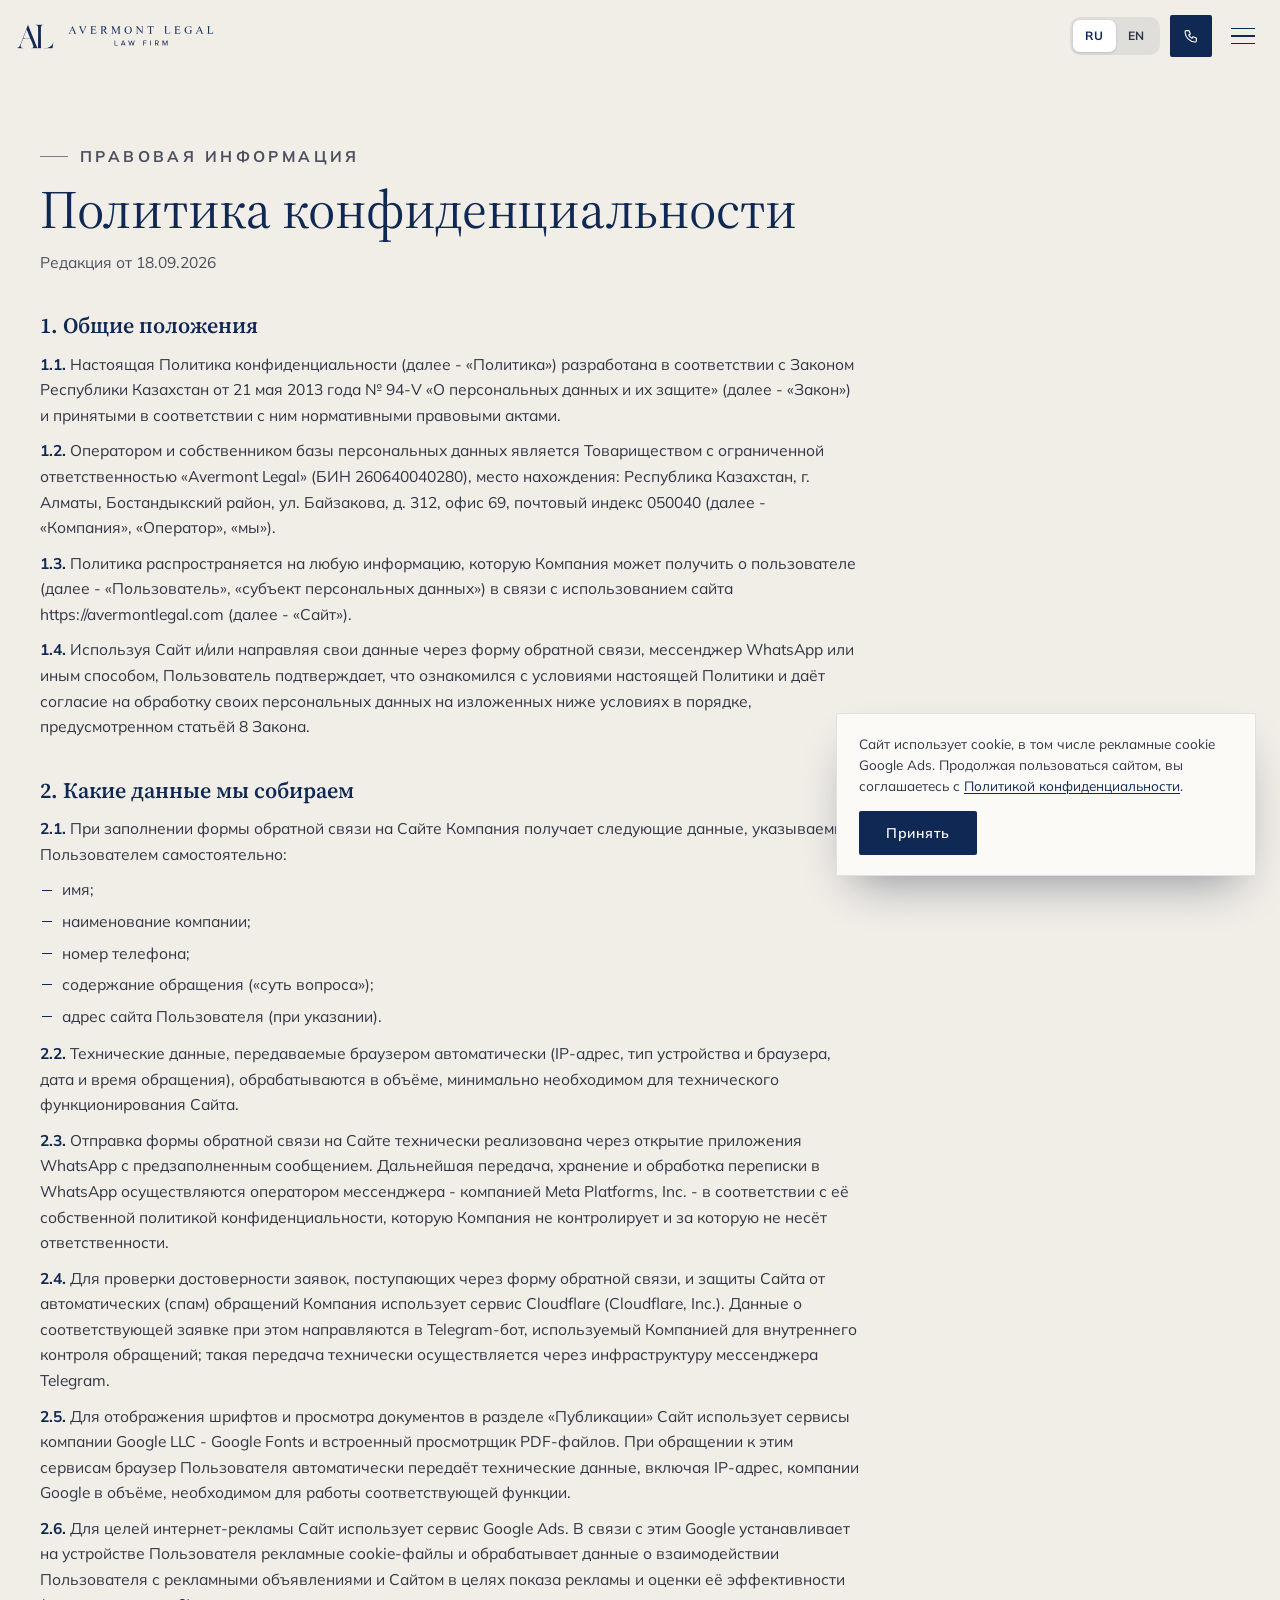
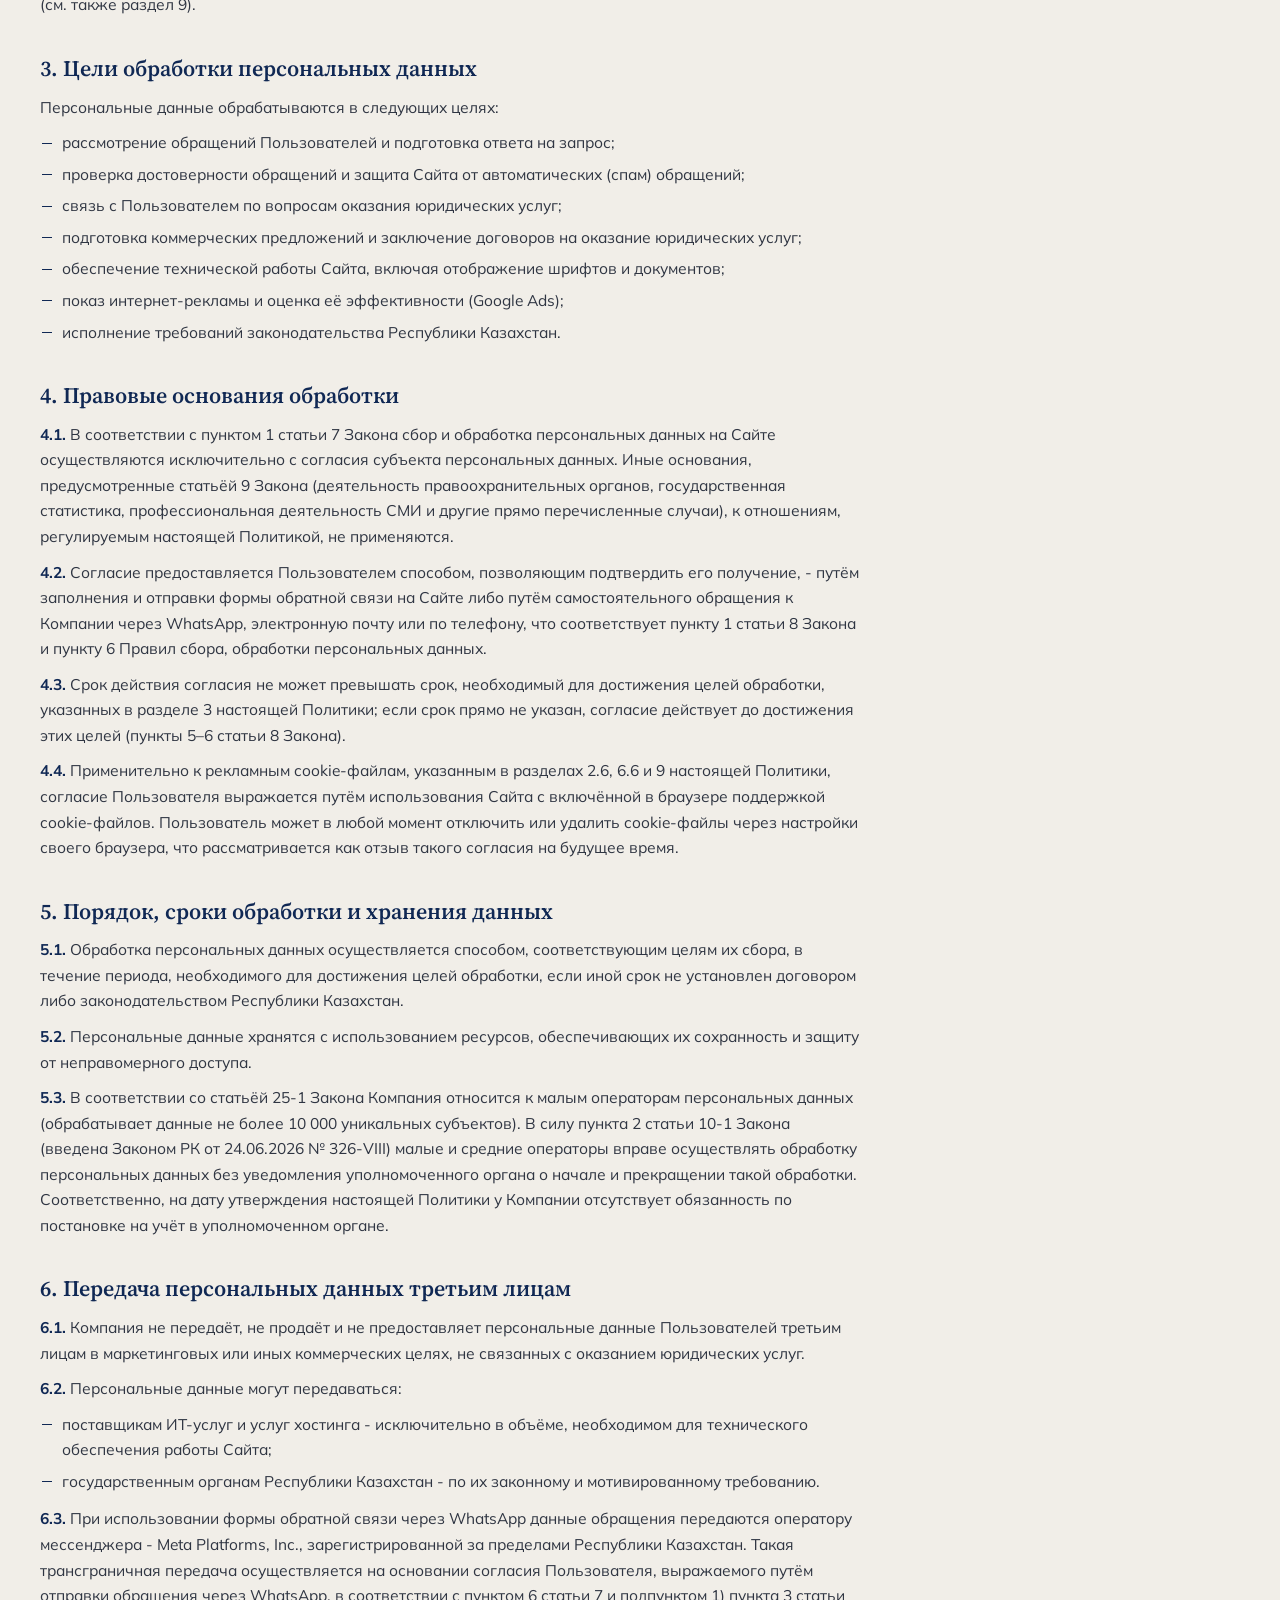
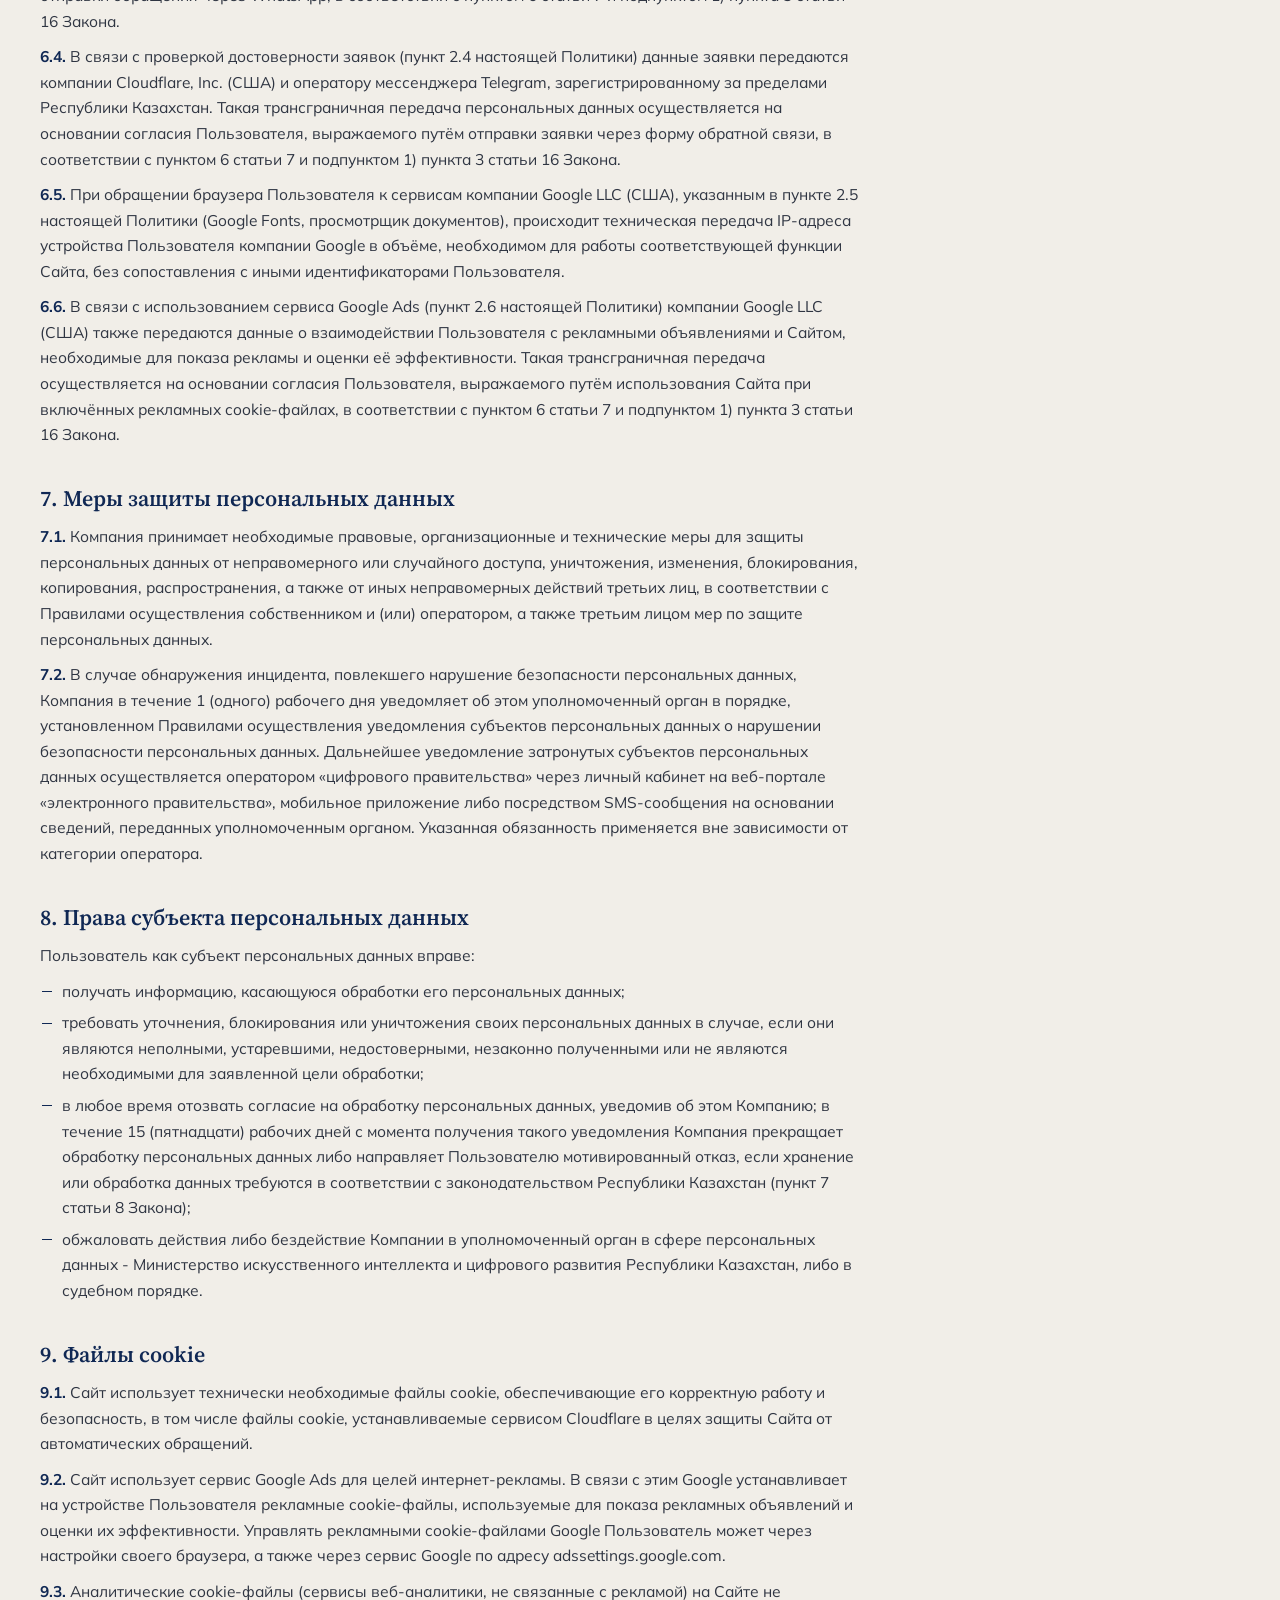
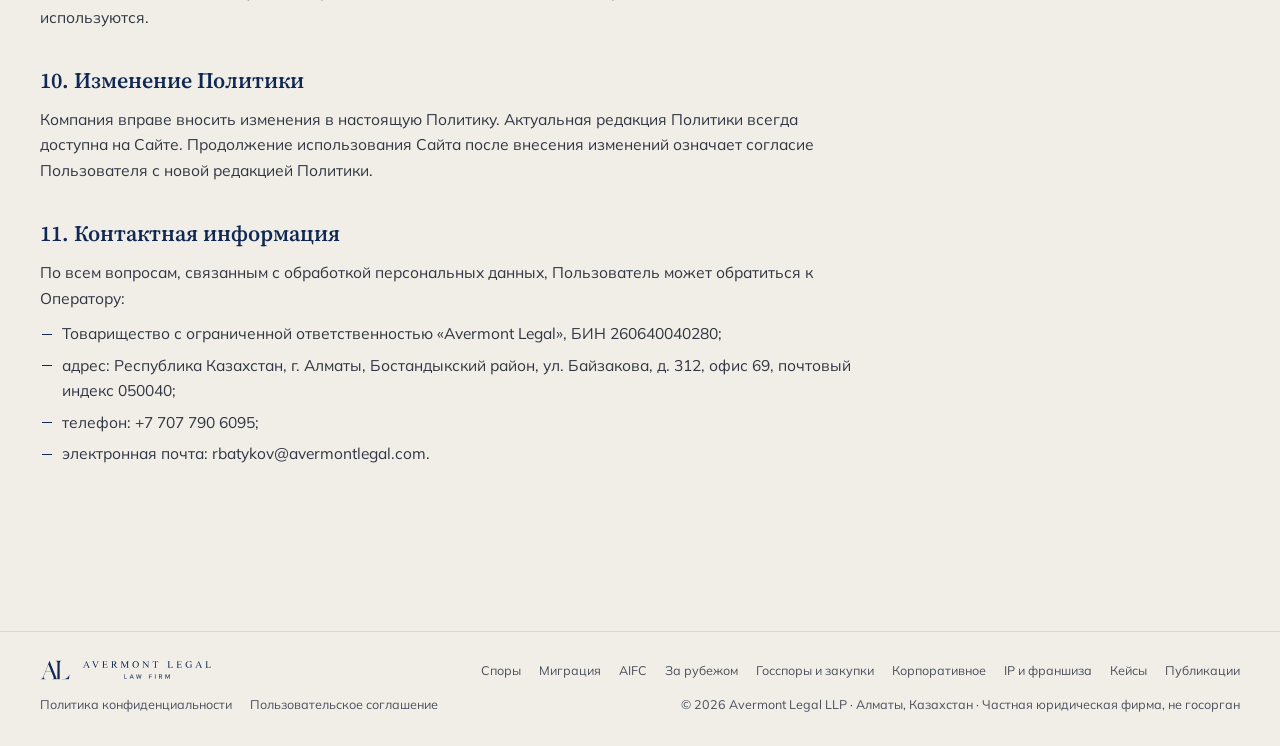
<file: privacy.html>
<!doctype html>
<html lang="ru">
<head>
<meta charset="utf-8">
<meta name="viewport" content="width=device-width, initial-scale=1, viewport-fit=cover">
<title data-i-t="priv.title">Политика конфиденциальности - Avermont Legal</title>
<meta name="description" data-i-c="priv.desc" content="Политика конфиденциальности Avermont Legal LLP: какие данные собирает сайт avermontlegal.com, цели и сроки обработки, права субъекта персональных данных.">
<meta name="theme-color" content="#102854">
<link rel="canonical" href="https://avermontlegal.com/privacy.html">
<link rel="alternate" hreflang="ru" href="https://avermontlegal.com/privacy.html?lang=ru">
<link rel="alternate" hreflang="en" href="https://avermontlegal.com/privacy.html?lang=en">
<link rel="alternate" hreflang="x-default" href="https://avermontlegal.com/privacy.html">
<meta property="og:type" content="website">
<meta property="og:site_name" content="Avermont Legal">
<meta property="og:locale" content="ru_RU">
<meta property="og:locale:alternate" content="en_US">
<meta property="og:url" content="https://avermontlegal.com/privacy.html">
<meta property="og:title" data-i-c="priv.title" content="Политика конфиденциальности - Avermont Legal">
<meta property="og:description" data-i-c="priv.desc" content="Политика конфиденциальности Avermont Legal LLP: какие данные собирает сайт avermontlegal.com, цели и сроки обработки, права субъекта персональных данных.">
<meta property="og:image" content="https://avermontlegal.com/assets/og-image.jpg">
<meta property="og:image:width" content="1200">
<meta property="og:image:height" content="630">
<meta name="twitter:card" content="summary_large_image">
<link rel="icon" href="/favicon.ico" sizes="any">
<link rel="icon" type="image/png" sizes="32x32" href="assets/icon-32.png">
<link rel="icon" type="image/png" sizes="16x16" href="assets/icon-16.png">
<link rel="apple-touch-icon" href="assets/apple-touch-icon.png">
<link rel="preconnect" href="https://fonts.googleapis.com">
<link rel="preconnect" href="https://fonts.gstatic.com" crossorigin>
<link href="https://fonts.googleapis.com/css2?family=Source+Serif+4:ital,opsz,wght@0,8..60,400;0,8..60,500;0,8..60,600;1,8..60,400&family=Mulish:wght@400;500;600;700&display=swap" rel="stylesheet">
<link rel="stylesheet" href="styles.css?v=20260922-1">
<!-- Google Ads (gtag.js) -->
<script async src="https://www.googletagmanager.com/gtag/js?id=AW-18465918620"></script>
<script>
window.dataLayer = window.dataLayer || [];
function gtag(){dataLayer.push(arguments);}
gtag('js', new Date());
gtag('config', 'AW-18465918620');
/* Ярлыки конверсий Google Ads. Вешаются в script.js (conv), переход по ссылке не блокируем. */
window.AL_CONV = {
  phone:   'AW-18465918620/QknnCJOqlIEdEJydnuVE',
  contact: 'AW-18465918620/n1M-COKglIEdEJydnuVE',
  mail:    'AW-18465918620/n1M-COKglIEdEJydnuVE',
  lead:    'AW-18465918620/u89bCKfxjIEdEJydnuVE'
};
</script>
<script src="https://lead-bot.sultan-askarov-kz.workers.dev/t.js" data-site="avermontlegal" defer></script>
</head>
<body class="sub-page legal-body">
<!-- Логотип клиента: трассировка присланного JPEG, формы не менялись. -->
<svg width="0" height="0" style="position:absolute" aria-hidden="true">
<symbol id="al-mark" viewBox="0 0 1000 649.9"><path fill="currentColor" fill-rule="evenodd" d="M190.6 631.0C190.6 628.6 188.7 628.1 179.4 628.1C156.9 627.8 136.5 618.0 128.4 603.4C122.9 593.6 120.6 578.6 122.5 566.3C124.8 552.7 125.6 549.1 128.2 540.1C132.2 526.9 139.4 506.6 150.6 477.7C153.8 469.2 157.0 461.0 157.4 459.4C157.9 457.8 159.7 453.0 161.4 448.6C163.1 444.2 165.6 437.5 167.1 433.7C178.2 404.0 183.0 391.8 183.8 390.7C185.1 389.1 381.4 389.6 383.0 391.2C383.6 392.0 385.1 395.0 386.4 398.0C387.7 401.1 389.6 405.6 390.6 408.2C391.8 410.7 394.1 416.5 395.8 421.1C397.6 425.7 400.7 433.3 402.9 438.0C404.9 442.7 407.4 448.5 408.2 450.9C409.0 453.3 411.7 460.0 414.2 465.8C416.6 471.7 419.7 479.3 421.1 482.8C422.5 486.2 425.2 493.1 427.2 498.0C429.2 502.9 432.7 511.6 434.9 517.2C437.2 522.9 441.0 532.2 443.3 537.8C447.5 548.2 449.0 552.1 453.6 565.3C459.9 583.6 460.6 594.9 456.3 605.1C450.7 618.3 436.4 626.6 416.8 628.1C412.1 628.4 407.8 628.8 407.3 629.0C406.3 629.4 406.2 631.4 407.3 632.5C408.4 633.6 662.8 633.7 663.5 632.6C663.8 632.2 662.9 629.7 661.5 627.1C659.9 623.9 658.6 620.0 657.6 615.1L656.2 607.8L656.2 345.5C656.2 67.0 656.1 75.2 659.2 62.7C662.9 48.3 672.9 34.9 684.0 29.5C693.6 24.9 708.7 21.2 718.6 21.2C723.7 21.2 725.9 17.9 721.8 16.3C720.0 15.6 515.2 15.9 513.9 16.6C512.3 17.4 512.2 19.6 513.8 20.4C514.4 20.8 519.0 21.2 523.9 21.4C559.7 22.9 578.2 40.9 582.2 78.2C583.6 91.4 582.8 600.5 581.4 607.1C578.1 622.3 575.3 627.6 571.8 625.7C569.7 624.7 560.3 616.2 557.2 612.7C553.3 608.3 542.1 585.5 538.7 575.3C538.3 573.8 537.0 570.4 535.9 567.6C534.9 564.9 532.0 557.4 529.6 551.1C527.1 544.7 523.7 535.7 521.9 531.2C513.1 508.8 507.8 495.5 504.3 487.1C502.2 482.0 499.5 475.1 498.3 471.8C496.1 465.7 494.8 462.5 489.7 450.3C488.1 446.4 484.5 437.5 481.8 430.4C479.0 423.3 475.8 415.4 474.7 412.8C473.5 410.2 472.3 407.0 471.8 405.5C471.4 404.0 469.6 399.5 467.8 395.6C466.1 391.6 463.6 385.1 462.2 381.3C460.8 377.5 458.0 370.4 455.9 365.7C453.8 361.0 451.0 353.8 449.5 349.9C447.1 343.3 443.8 335.0 438.2 321.9C437.1 319.4 435.8 316.1 435.3 314.7C434.8 313.2 432.6 307.6 430.3 302.1C426.1 291.7 423.2 284.5 421.1 278.8C420.4 277.1 418.7 272.8 417.2 269.6C414.4 263.1 409.0 249.4 408.2 246.7C407.9 245.8 405.6 240.1 403.1 234.1C400.5 228.1 397.3 220.4 396.1 217.2C389.2 199.3 386.3 192.2 384.3 187.7C383.0 184.9 381.8 182.0 381.6 181.0C381.4 180.1 380.0 176.7 378.6 173.4C376.4 168.0 373.1 159.9 367.4 145.9C366.4 143.2 363.5 136.1 361.1 130.3C358.7 124.5 356.2 118.0 355.4 116.0C354.8 114.1 352.3 107.6 349.8 101.8C347.3 96.0 343.9 87.3 342.1 82.6C340.3 77.8 336.6 68.6 334.0 62.0C331.3 55.4 328.6 48.4 327.9 46.4C327.3 44.4 326.2 41.7 325.6 40.5C324.9 39.2 322.9 34.1 321.0 29.2C315.6 15.3 315.6 15.4 308.4 35.1C304.7 45.2 301.1 54.7 296.8 65.6C294.7 71.0 291.7 78.8 290.1 83.2C288.6 87.6 285.5 96.0 283.2 101.8C280.9 107.6 277.5 116.7 275.5 122.0C273.6 127.3 270.0 137.0 267.4 143.6C264.9 150.1 261.5 158.8 260.0 162.8C258.6 166.8 255.8 174.0 254.0 178.7C252.1 183.4 250.1 188.9 249.5 190.6C249.0 192.4 247.4 196.7 246.0 200.0C244.6 203.4 241.3 212.0 238.7 219.2C236.1 226.5 232.8 235.2 231.4 238.7C226.7 250.6 222.8 260.5 222.8 261.1C222.8 261.5 221.4 265.2 219.8 269.4C218.1 273.5 215.7 279.7 214.4 283.2C213.1 286.6 211.7 290.4 211.2 291.4C210.2 293.6 207.3 301.3 200.5 319.6C198.1 326.0 194.5 335.7 192.4 341.2C184.7 360.9 183.2 365.1 182.7 366.7C182.5 367.6 181.2 371.0 179.9 374.3C174.2 388.9 173.1 391.8 171.4 396.6C170.4 399.3 167.8 406.0 165.7 411.5C163.6 417.0 160.5 424.9 159.0 429.0C157.4 433.2 154.0 441.7 151.7 447.9C149.3 454.2 146.4 461.7 145.2 464.9C144.1 468.0 141.7 474.2 139.9 478.8C133.9 494.2 131.8 499.7 130.3 504.0C128.4 509.3 120.5 529.0 118.8 532.4C118.1 533.7 117.2 536.0 116.7 537.5C115.2 542.1 103.2 567.0 97.9 576.6C79.5 609.5 55.6 626.1 23.1 628.4C17.5 628.8 16.6 629.0 16.2 630.1C15.1 633.4 10.9 633.3 104.0 633.2L190.6 633.0L190.6 631.0ZM960.5 632.3C961.0 631.8 961.6 630.0 961.8 628.4C962.0 626.9 962.7 622.1 963.2 617.7C963.8 613.3 964.8 606.3 965.5 602.1C967.2 592.3 969.2 580.1 970.8 569.6C971.5 565.1 972.9 555.4 974.1 548.1C975.1 540.8 976.5 531.4 977.1 527.2C977.7 523.0 978.7 515.6 979.4 510.9C982.3 491.6 984.2 476.7 983.8 475.7C983.4 474.7 980.4 474.5 979.8 475.5C979.5 475.9 978.2 480.9 976.8 486.6C968.2 521.4 946.3 553.6 911.3 582.7C895.2 596.2 866.6 612.1 852.1 615.7C850.1 616.2 846.0 617.4 842.8 618.3C820.2 625.1 800.3 627.3 758.3 627.8C741.9 628.0 727.9 628.4 727.3 628.8C725.9 629.4 725.7 632.4 726.9 632.8C729.4 633.8 959.5 633.3 960.5 632.3ZM187.9 380.2C187.7 379.6 188.1 377.7 188.9 375.7C189.7 373.9 191.7 368.6 193.4 364.1C195.0 359.5 197.5 352.8 198.9 349.1C200.3 345.5 201.7 341.8 202.0 340.8C202.3 339.9 203.2 337.4 204.2 335.2C205.2 333.0 206.9 329.0 207.9 326.3C213.4 311.0 217.9 299.2 219.8 294.4C220.8 292.0 222.5 287.7 223.5 284.8C224.5 281.9 226.1 277.7 227.0 275.5C229.4 269.5 235.9 252.5 236.5 250.7C236.7 249.8 238.9 244.1 241.2 238.1C243.6 232.0 246.6 223.9 248.0 219.8C249.4 215.8 251.6 209.7 252.9 206.2C261.1 184.9 262.6 181.1 263.5 178.4C264.0 176.7 265.8 171.8 267.6 167.4C272.8 154.2 276.5 143.9 276.5 142.7C276.5 142.0 276.9 141.2 277.3 140.7C279.2 138.8 280.2 139.9 283.6 148.4C288.0 159.2 288.9 161.5 295.6 177.4C298.7 184.7 303.2 195.7 305.8 201.9C308.2 208.2 311.2 215.3 312.4 217.8C313.5 220.4 315.1 224.1 315.7 226.0C316.4 228.0 318.0 232.0 319.2 234.9C320.4 237.9 323.2 244.6 325.3 249.7C327.4 254.8 331.8 265.5 335.2 273.5C338.6 281.6 341.6 288.8 341.8 289.6C342.0 290.5 345.0 297.3 348.2 304.8C351.5 312.5 355.2 321.4 356.4 324.6C357.6 327.9 360.2 334.0 362.1 338.2C363.9 342.4 366.2 347.7 367.1 350.1C370.3 358.4 371.9 362.4 375.1 369.7C376.8 373.7 378.2 377.9 378.2 379.0L378.3 381.0L283.3 381.2C196.3 381.3 188.3 381.2 187.9 380.2Z"/></symbol>
<symbol id="al-word" viewBox="0 0 1000 67.9"><path fill="currentColor" fill-rule="evenodd" d="M419.3 59.0C420.6 58.7 422.3 58.1 423.1 57.7C434.7 51.8 439.4 41.3 437.0 27.1C434.3 11.2 415.2 2.8 400.9 11.1C392.5 16.0 388.3 23.5 388.2 33.8C388.1 38.8 389.8 45.8 391.6 47.9C392.0 48.4 392.3 48.9 392.3 49.0C392.3 50.0 397.2 54.8 399.7 56.3C405.8 59.8 412.6 60.8 419.3 59.0ZM829.5 59.5C835.1 58.7 841.4 56.4 842.2 54.8C842.5 54.2 842.6 52.5 842.6 45.7L842.6 37.3L843.4 36.4C843.9 35.8 844.7 35.3 845.3 35.2C846.4 34.8 847.1 34.2 846.7 33.8C846.3 33.4 830.7 33.3 830.3 33.7C829.9 34.2 830.3 34.5 831.3 34.8C832.8 35.0 834.2 36.0 834.7 37.1C835.1 37.9 835.2 39.1 835.2 46.0L835.2 54.0L834.2 54.8C831.5 57.3 823.4 58.2 818.8 56.6C814.8 55.2 811.6 52.8 809.4 49.5C808.5 48.3 806.7 44.2 806.7 43.7C806.7 43.5 806.5 43.1 806.3 42.7C805.5 41.1 804.7 35.5 804.9 32.4C805.5 20.2 810.2 13.1 819.3 10.7C821.0 10.2 827.0 10.3 828.9 10.8C834.2 12.2 838.5 15.8 839.9 20.0C840.3 21.3 840.9 21.8 841.4 21.3C841.8 21.0 841.8 9.6 841.4 9.0C841.1 8.6 840.5 8.8 839.6 9.5C838.7 10.2 836.9 10.4 835.5 9.8C829.9 7.6 819.4 7.4 814.1 9.3C811.4 10.3 809.5 11.3 807.5 12.8C806.4 13.6 805.1 14.5 804.7 14.8C803.2 15.8 799.5 21.2 798.3 24.0C796.2 29.4 795.8 35.9 797.2 41.1C801.0 55.0 813.0 61.8 829.5 59.5ZM105.0 59.2C105.2 58.9 105.7 57.9 106.1 57.0C106.6 55.5 107.7 53.0 109.9 47.9C110.1 47.4 111.3 44.6 112.5 41.5C113.7 38.5 115.2 35.1 115.7 33.8C116.2 32.6 116.9 31.1 117.0 30.5C117.2 29.9 117.7 28.8 118.0 28.1C118.8 26.2 122.6 17.2 123.6 14.5C124.4 12.6 125.8 11.0 127.0 10.6C129.1 10.0 129.5 8.5 127.6 8.5C127.1 8.5 124.3 8.5 121.4 8.5C118.6 8.4 116.1 8.5 115.9 8.6C115.2 9.0 115.6 9.6 117.2 10.4C120.0 11.8 120.4 13.3 118.9 17.4C118.3 18.9 117.7 20.9 117.3 21.8C117.0 22.8 116.3 24.5 115.9 25.6C115.4 26.8 114.7 28.6 114.2 29.8C113.8 30.9 112.8 33.2 112.1 34.9C111.3 36.6 110.5 38.5 110.3 39.1C106.9 47.3 106.9 47.4 106.4 47.6C105.7 47.8 105.4 47.2 104.4 44.5C103.9 43.1 103.3 41.5 103.0 41.0C102.8 40.5 101.6 37.9 100.4 35.2C97.2 27.9 96.9 27.2 96.9 27.1C96.9 27.0 95.2 23.1 93.7 19.8C93.5 19.3 93.0 18.1 92.7 17.3C92.4 16.5 91.9 15.4 91.7 15.0C90.8 12.9 91.6 11.2 94.0 10.2C94.9 9.8 95.6 9.3 95.6 9.2C95.6 8.4 94.9 8.3 88.9 8.5C85.5 8.6 81.8 8.6 80.5 8.5C77.8 8.3 77.4 8.4 77.5 9.3C77.6 9.9 77.9 10.1 79.3 10.5C81.9 11.4 82.8 12.5 84.5 16.6C85.3 18.6 86.8 22.1 87.9 24.5C88.9 26.9 90.0 29.5 90.3 30.2C90.6 30.9 91.0 31.9 91.2 32.4C91.4 32.8 91.9 34.0 92.4 35.0C92.8 36.0 93.8 38.4 94.7 40.3C95.5 42.3 96.5 44.5 96.9 45.4C97.2 46.3 97.7 47.4 97.9 47.8C98.1 48.3 98.6 49.5 99.1 50.6C99.5 51.7 100.4 53.8 101.1 55.3C101.7 56.8 102.3 58.1 102.3 58.2C102.3 59.4 104.2 60.1 105.0 59.2ZM510.0 59.0C510.1 58.8 510.3 52.0 510.3 35.8L510.4 12.9L511.1 11.9C511.6 11.2 512.4 10.8 513.7 10.2C515.0 9.7 515.6 9.4 515.6 9.0C515.6 8.4 502.3 8.3 501.8 8.9C501.4 9.3 501.8 9.6 503.2 10.1C504.7 10.5 506.0 11.4 506.6 12.5C507.3 13.6 507.7 43.3 507.1 44.8C506.6 46.0 506.3 45.7 503.2 41.8C498.9 36.4 492.1 28.0 491.1 26.9C490.6 26.4 489.7 25.2 489.0 24.3C483.9 17.6 476.8 9.1 476.0 8.8C475.5 8.6 468.7 8.4 465.8 8.5C464.0 8.5 464.5 9.6 466.6 10.4C467.9 10.8 468.6 11.3 469.7 12.4C472.1 15.0 471.9 13.0 471.9 34.8L471.8 54.2L471.2 55.3C470.4 56.6 469.9 56.9 468.1 57.3C466.4 57.6 465.8 58.1 466.4 58.6C467.0 59.0 480.1 59.0 480.5 58.6C481.0 58.1 480.4 57.5 479.1 57.4C477.5 57.2 476.7 56.6 475.8 55.0L475.1 53.9L475.1 36.9C475.1 27.6 475.2 19.8 475.2 19.7C475.6 19.1 476.2 19.5 477.2 20.8C477.7 21.6 479.9 24.4 482.2 27.0C484.4 29.7 486.8 32.6 487.5 33.5C488.2 34.5 489.5 36.1 490.4 37.1C491.3 38.1 492.3 39.4 492.8 40.0C495.9 43.8 498.3 46.6 499.3 47.7C499.9 48.4 501.1 49.8 501.9 50.9C502.7 52.0 504.3 53.8 505.3 55.0C506.3 56.2 507.5 57.7 507.9 58.3C508.7 59.4 509.4 59.7 510.0 59.0ZM21.6 58.7C22.2 58.1 21.7 57.6 20.0 57.2C16.9 56.3 16.5 54.2 18.7 49.5C19.4 48.1 20.4 45.9 21.0 44.5C21.6 43.1 22.3 41.9 22.5 41.8C22.9 41.5 40.9 41.5 41.6 41.8C42.1 42.0 42.5 42.6 43.1 44.4C43.6 45.7 44.3 47.4 44.6 48.2C45.0 49.1 45.3 49.8 45.3 49.9C45.3 50.1 45.6 50.8 45.9 51.5C46.5 52.8 46.7 53.9 46.6 55.4C46.6 56.3 45.8 56.9 44.0 57.3C42.7 57.7 42.4 58.1 43.0 58.6C43.4 59.0 59.0 59.1 59.6 58.7C60.5 58.2 59.7 57.5 58.0 57.1C56.3 56.8 54.5 54.3 53.4 51.0C53.2 50.4 52.6 48.9 52.1 47.7C51.5 46.4 50.9 44.8 50.6 44.0C50.3 43.3 49.7 41.8 49.2 40.7C47.9 37.9 43.8 28.4 42.7 25.4C42.5 24.8 41.8 23.4 41.3 22.2C40.7 21.1 40.2 19.8 40.1 19.4C40.0 19.1 39.7 18.3 39.4 17.8C38.2 15.6 37.4 13.7 37.2 13.0C36.7 11.1 35.2 8.3 34.5 8.1C33.4 7.8 32.9 8.5 31.6 12.1C30.2 15.6 29.7 16.7 27.6 21.5C26.8 23.2 25.6 26.1 24.9 27.9C24.2 29.6 22.9 32.8 22.0 34.9C21.1 37.0 19.6 40.3 18.8 42.2C18.0 44.0 17.2 45.9 17.2 46.3C16.8 47.6 13.6 54.5 12.9 55.3C12.1 56.1 10.7 57.0 9.7 57.3C8.6 57.6 8.2 58.2 8.8 58.7C9.4 59.1 21.2 59.1 21.6 58.7ZM193.9 58.6C194.2 58.4 194.5 57.8 194.6 57.0C194.8 56.3 195.3 54.4 195.8 52.8C197.4 48.0 197.5 47.2 197.0 46.7C196.4 46.1 195.8 46.6 194.7 48.7C191.5 54.8 188.7 56.2 180.4 56.4C172.5 56.5 170.8 56.3 169.9 55.1L169.1 54.1L169.1 44.4L169.1 34.8L169.7 34.2C170.7 33.4 183.7 33.7 185.1 34.6C186.2 35.2 187.4 37.3 187.6 39.0C187.8 40.1 188.4 40.5 188.9 39.8C189.4 39.2 189.3 25.7 188.9 25.2C188.4 24.8 187.9 25.4 187.5 26.6C187.1 28.0 185.5 30.1 184.3 30.6C183.0 31.2 170.3 31.4 169.6 30.8C169.0 30.4 168.8 12.2 169.4 11.6C169.8 11.2 184.8 11.2 186.6 11.7C188.9 12.3 191.7 15.4 191.7 17.4C191.7 18.6 192.4 19.4 193.0 19.0C193.4 18.8 193.5 18.4 193.5 17.2C193.4 14.0 193.0 9.7 192.6 9.1L192.3 8.5L174.6 8.6C157.3 8.7 157.0 8.7 157.0 9.2C157.0 9.6 157.3 9.8 158.2 10.1C160.1 10.8 161.3 12.0 161.5 13.4C161.6 14.0 161.7 23.4 161.7 34.2C161.8 53.2 161.7 54.0 161.2 55.0C160.5 56.4 159.6 57.0 157.9 57.2C155.8 57.5 155.1 58.2 156.3 58.7C157.0 59.1 193.3 58.9 193.9 58.6ZM243.6 58.8C244.6 58.1 243.4 57.3 241.6 57.3C240.2 57.3 239.3 56.5 238.6 55.1C238.1 53.9 238.1 53.3 238.1 45.5C238.1 35.3 237.9 35.8 241.1 35.9C243.7 35.9 244.5 36.2 245.2 37.5C245.5 38.1 246.6 39.5 247.5 40.7C248.4 41.9 249.4 43.4 249.8 43.9C252.8 48.4 253.8 50.0 255.3 51.9C257.2 54.5 259.7 57.9 259.9 58.3C260.4 59.0 271.8 59.4 272.5 58.6C273.0 58.2 272.5 57.6 271.5 57.3C268.6 56.5 265.8 54.2 263.0 50.6C262.0 49.2 260.7 47.6 260.2 46.9C259.3 45.8 257.9 43.9 254.7 39.5C254.0 38.5 253.0 37.3 252.5 36.7C251.3 35.3 251.4 34.8 253.0 34.0C253.8 33.7 254.8 33.3 255.2 33.2C258.3 32.4 262.4 28.1 263.2 24.8C265.2 17.0 260.6 10.9 251.3 9.2C248.2 8.6 226.3 8.3 226.0 8.8C225.7 9.2 226.2 9.6 227.7 10.1C229.4 10.8 230.3 11.5 230.6 12.8C231.0 14.2 231.0 53.7 230.6 54.9C230.1 56.4 229.4 56.9 227.4 57.3C226.4 57.5 225.5 57.7 225.4 57.8C225.2 58.2 225.8 58.8 226.4 58.9C227.7 59.1 243.3 59.0 243.6 58.8ZM312.3 58.8C313.9 58.3 313.4 57.8 311.2 57.4C307.0 56.6 307.1 56.8 307.1 36.2C307.1 19.5 307.1 19.2 307.8 19.2C308.2 19.2 310.3 23.1 310.3 23.8C310.3 23.9 311.7 27.0 313.6 30.8C315.4 34.5 316.9 37.7 316.9 37.9C316.9 38.2 319.7 44.4 321.6 48.2C322.3 49.7 323.2 51.6 323.4 52.3C324.9 56.7 326.9 59.6 327.9 58.7C328.1 58.5 331.4 51.2 335.7 41.5C336.2 40.3 337.4 37.7 338.3 35.7C339.2 33.7 340.7 30.5 341.6 28.6C342.5 26.7 343.3 25.0 343.3 24.9C343.3 24.4 345.8 19.0 346.2 18.5C347.2 17.5 347.3 18.1 347.3 36.2C347.3 53.2 347.3 53.8 346.8 54.8C346.0 56.3 344.8 57.2 343.3 57.4C341.8 57.6 341.1 58.1 341.6 58.6C342.1 59.1 359.4 59.1 360.0 58.7C360.6 58.2 360.0 57.6 358.7 57.4C356.7 57.1 355.3 55.9 354.9 54.2C354.6 53.3 354.7 13.0 354.9 12.4C355.1 11.8 357.2 10.5 358.6 10.1C360.0 9.7 360.5 9.0 359.6 8.6C359.3 8.4 356.6 8.4 353.3 8.5C347.0 8.6 346.8 8.7 346.3 10.3C346.3 10.7 345.6 12.2 344.9 13.7C344.2 15.2 342.6 18.6 341.4 21.3C340.2 24.0 338.8 27.0 338.3 28.0C337.8 28.9 337.2 30.5 336.9 31.3C336.6 32.2 335.2 35.3 333.8 38.3C332.4 41.4 330.9 44.5 330.6 45.4C330.1 46.7 329.9 47.0 329.4 47.0C328.7 47.0 328.6 46.7 326.5 41.9C325.6 39.9 324.6 37.6 324.2 36.9C323.9 36.2 322.9 34.1 322.1 32.2C321.3 30.4 319.8 27.2 318.8 25.0C317.8 22.9 316.6 20.4 316.2 19.4C315.8 18.5 314.7 16.0 313.7 13.9C312.7 11.9 311.9 10.0 311.9 9.9C311.9 8.8 310.6 8.5 305.5 8.5C302.8 8.5 300.1 8.5 299.6 8.4C298.0 8.4 298.3 9.6 299.9 10.1C304.2 11.7 303.8 9.7 303.9 33.7C303.9 57.8 304.1 56.2 300.3 57.2C298.5 57.7 298.0 58.4 299.1 58.8C300.0 59.2 311.3 59.2 312.3 58.8ZM574.5 58.6C575.0 58.2 574.1 57.5 572.9 57.4C571.4 57.2 569.5 56.2 569.1 55.3C568.5 54.4 568.4 12.6 568.9 11.9C569.5 11.0 577.5 11.2 579.8 12.0C581.7 12.7 583.8 15.1 584.3 16.9C585.0 19.7 585.2 20.1 585.8 20.1C586.2 20.1 586.3 19.9 586.3 18.1C586.3 14.3 585.8 9.7 585.5 9.1L585.1 8.5L565.0 8.5L544.8 8.6L544.5 9.1C544.2 9.5 544.1 10.4 544.1 11.5C544.1 12.5 543.9 14.6 543.6 16.2C543.2 19.1 543.3 20.2 543.9 20.2C544.4 20.2 545.0 19.4 545.7 17.4C546.3 15.6 548.5 12.7 549.7 12.1C550.8 11.5 554.6 11.2 558.1 11.2C560.9 11.3 561.0 11.3 561.3 12.0C562.0 13.3 561.7 53.7 561.0 55.0C560.2 56.4 559.3 57.0 557.6 57.2C555.7 57.4 554.7 58.3 556.0 58.8C556.8 59.1 574.2 58.9 574.5 58.6ZM764.9 58.6C765.2 58.4 765.5 57.8 765.7 57.2C765.8 56.6 766.2 55.4 766.4 54.7C766.9 53.4 768.1 49.3 768.5 47.9C768.7 47.1 768.2 46.3 767.6 46.3C767.4 46.3 766.8 47.3 766.2 48.4C762.3 55.5 760.1 56.6 749.5 56.4C743.6 56.3 743.1 56.3 742.2 55.8C740.6 54.8 740.6 54.9 740.6 44.3L740.6 34.6L741.3 34.2C741.8 33.8 742.8 33.8 748.5 33.9C755.9 34.0 756.4 34.1 757.7 35.7C758.5 36.7 758.6 37.2 759.1 39.2C759.3 40.1 760.2 40.2 760.4 39.5C760.7 38.4 760.7 25.6 760.4 25.3C759.9 24.7 759.3 25.2 759.0 26.5C758.8 27.2 758.2 28.3 757.5 29.2C756.4 30.6 756.4 30.6 754.0 31.0C751.3 31.5 741.8 31.3 741.0 30.8C740.3 30.3 740.3 12.0 741.0 11.5C741.7 11.0 756.6 11.2 758.4 11.7C760.5 12.4 763.0 15.3 763.0 17.2C763.0 18.2 763.6 19.2 764.0 19.1C764.4 19.0 764.4 18.4 764.5 14.5C764.5 10.2 764.4 9.2 763.7 8.7C763.1 8.4 727.9 8.5 727.7 8.8C727.4 9.2 728.3 9.9 729.1 9.9C730.0 9.9 732.2 11.5 732.7 12.6C733.2 13.5 733.2 14.7 733.2 33.3C733.1 54.7 733.1 54.7 731.7 56.1C730.9 56.9 730.6 57.1 728.5 57.4C727.7 57.5 727.5 57.7 727.6 58.1L727.7 58.7L745.3 58.9C763.0 59.0 764.1 59.0 764.9 58.6ZM885.2 58.7C885.8 58.2 885.3 57.6 884.3 57.4C880.6 56.7 880.1 53.7 882.8 48.7C883.4 47.6 884.1 45.9 884.4 44.9C884.8 43.9 885.4 42.8 885.7 42.4L886.2 41.7L895.6 41.6L905.0 41.5L905.7 42.3C906.1 42.7 906.7 43.8 907.0 44.8C908.0 47.4 908.8 49.5 909.7 51.7C911.1 55.2 910.7 56.4 908.3 57.1C905.6 57.9 905.4 58.9 907.9 58.9C908.7 58.9 912.2 58.9 915.7 59.0C919.2 59.0 922.4 59.0 922.8 58.9C923.9 58.6 923.6 57.7 922.2 57.2C920.2 56.5 919.2 55.6 918.2 53.6C917.8 52.6 917.2 51.3 916.9 50.8C916.6 50.3 916.4 49.7 916.4 49.5C916.4 49.3 916.2 48.7 915.9 48.2C915.6 47.7 915.2 46.8 915.0 46.2C914.9 45.6 914.1 43.8 913.4 42.2C912.7 40.5 912.1 39.1 912.1 39.0C912.1 38.9 911.3 36.9 910.3 34.6C909.3 32.4 907.7 28.9 907.0 26.9C905.4 23.2 905.1 22.4 903.0 17.8C902.4 16.5 901.7 14.6 901.3 13.7C898.5 6.2 897.4 6.1 894.8 13.4C894.5 14.2 893.5 16.6 892.5 18.9C890.3 23.8 887.9 29.4 887.9 29.7C887.9 30.0 884.6 37.5 883.1 40.7C882.3 42.2 881.8 43.5 881.8 43.6C881.8 43.6 881.4 44.6 880.9 45.6C876.7 55.4 876.1 56.4 873.6 57.2C871.9 57.7 871.6 58.2 872.6 58.7C873.4 59.1 884.8 59.1 885.2 58.7ZM987.6 58.7C988.5 58.5 988.9 57.4 990.0 53.1C990.5 50.9 991.2 48.5 991.4 47.7C991.8 46.3 991.6 45.3 990.8 45.3C990.4 45.3 989.7 46.0 989.5 46.9C988.0 51.6 985.5 54.3 981.1 55.8C978.8 56.6 966.8 56.6 965.2 55.8C963.1 54.7 963.2 55.8 963.2 33.7C963.2 22.9 963.3 13.7 963.4 13.3C963.7 11.8 965.1 10.9 968.2 9.9C968.8 9.8 969.0 9.5 969.0 9.1L969.0 8.4L960.1 8.4C954.0 8.4 951.1 8.5 950.8 8.7C950.1 9.2 950.6 9.8 952.2 10.1C954.0 10.5 955.0 11.3 955.6 12.8C956.1 13.9 956.4 51.9 955.9 54.1C955.6 55.7 954.3 56.9 952.4 57.3C950.2 57.7 949.7 58.3 951.1 58.8C951.7 59.0 986.7 59.0 987.6 58.7ZM696.2 58.4C696.4 58.1 696.7 57.4 696.9 56.9C697.0 56.3 697.8 53.7 698.5 51.1C700.0 46.2 700.0 45.8 698.9 45.8C698.4 45.8 698.2 46.0 697.7 47.0C696.9 48.9 695.2 51.7 693.9 53.1C692.8 54.3 691.3 55.1 688.3 55.9C687.2 56.2 681.0 56.4 676.9 56.2L673.4 56.0L672.4 54.9L671.4 53.8L671.4 33.8C671.4 9.8 671.1 11.4 675.2 10.3C676.9 9.9 677.7 9.3 677.4 8.8C677.3 8.6 664.1 8.3 660.1 8.5C658.6 8.5 658.4 9.7 659.8 10.0C661.1 10.3 663.0 11.3 663.5 12.2C663.9 13.0 663.9 14.3 663.9 33.7L664.0 54.4L663.3 55.4C662.5 56.5 661.7 57.1 660.1 57.4C659.0 57.6 658.7 57.9 659.1 58.5C659.7 59.1 695.6 59.0 696.2 58.4ZM408.1 56.5C402.4 54.5 398.8 49.2 397.0 39.8C396.5 36.9 396.9 26.2 397.7 23.6C400.4 14.8 405.4 10.4 412.8 10.4C422.0 10.4 427.7 16.9 429.3 29.3C429.6 31.5 429.6 36.8 429.3 38.3C429.2 39.0 428.9 40.5 428.8 41.5C428.1 45.8 425.9 50.5 423.2 53.4C420.0 56.9 413.3 58.3 408.1 56.5ZM24.1 39.0C23.9 38.8 23.7 38.4 23.7 38.1C23.7 37.6 26.2 31.8 28.2 27.6C29.2 25.6 29.9 23.9 31.0 20.7C31.7 18.7 32.8 18.7 33.4 20.7C33.6 21.4 34.3 23.3 35.0 24.9C35.6 26.5 36.5 28.6 36.9 29.6C37.3 30.5 37.8 31.8 38.1 32.4C38.4 33.0 38.6 33.5 38.6 33.6C38.6 33.7 39.1 34.9 39.7 36.1C41.3 39.4 41.7 39.3 32.3 39.4C25.5 39.4 24.5 39.4 24.1 39.0ZM887.7 39.1C887.0 38.7 887.8 36.3 890.6 30.4C891.1 29.3 891.9 27.5 892.4 26.4C892.9 25.3 893.4 23.8 893.7 23.2C894.0 22.5 894.5 21.4 894.8 20.7C895.6 18.8 896.5 19.1 897.4 21.9C897.7 22.7 898.6 24.7 899.3 26.4C900.1 28.0 900.9 30.0 901.2 30.8C901.5 31.5 902.2 33.3 902.9 34.9C904.2 37.8 904.4 38.7 903.8 39.1C903.4 39.3 888.3 39.4 887.7 39.1ZM238.7 33.1L238.1 32.7L238.1 23.0C238.1 13.1 238.2 12.3 239.1 11.7C240.2 11.2 245.4 11.1 247.5 11.6C256.5 13.7 258.4 25.5 250.6 31.0C247.6 33.1 240.5 34.4 238.7 33.1Z"/></symbol>
<symbol id="al-firm" viewBox="0 0 1000 142.3"><path fill="currentColor" fill-rule="evenodd" d="M42.2 117.6C47.6 117.5 58.2 117.5 65.7 117.4L79.3 117.4L80.6 116.1C81.8 114.9 81.9 114.4 81.7 112.2C81.3 107.7 80.8 107.5 70.2 107.4C39.0 107.1 41.7 107.2 40.3 106.0C38.4 104.3 38.4 102.7 38.6 66.1C38.8 44.0 38.7 31.1 38.4 30.0C37.3 26.4 31.0 25.2 28.1 28.0L26.8 29.3L26.9 72.4C26.9 100.5 27.1 115.8 27.4 116.4C28.0 117.4 30.9 118.4 31.8 117.9C32.0 117.8 36.7 117.6 42.2 117.6ZM149.4 117.3C150.6 116.7 153.4 111.7 154.8 107.7C158.6 96.8 158.5 96.9 165.8 96.5C173.8 96.2 199.7 96.3 201.1 96.7C202.3 97.2 203.8 99.4 203.8 101.0C203.8 101.6 204.5 103.4 205.3 105.0C206.1 106.6 207.2 109.3 207.7 111.1C209.0 116.4 212.0 118.3 218.2 117.8C223.1 117.4 223.8 116.0 221.8 111.3C219.5 106.0 216.8 99.3 215.4 95.2C214.6 92.9 213.5 90.1 213.0 89.1C212.4 88.0 211.6 86.0 211.2 84.6C210.3 81.6 206.8 73.1 205.4 70.3C204.8 69.2 203.6 66.0 202.6 63.3C201.6 60.5 199.8 55.9 198.7 53.1C197.5 50.3 195.9 46.3 195.1 44.2C194.3 42.1 193.2 39.4 192.6 38.3C192.0 37.1 191.6 35.8 191.6 35.4C191.6 33.5 189.7 29.3 188.4 28.2C187.0 27.0 186.5 26.9 181.5 26.9C174.0 26.9 172.2 28.4 170.8 35.8C170.2 39.0 167.0 47.0 164.8 50.6C164.2 51.8 163.1 54.4 162.3 56.4C161.6 58.4 160.9 60.4 160.6 60.7C160.3 61.1 159.1 63.5 158.1 66.1C157.0 68.8 155.0 73.4 153.7 76.5C152.4 79.6 150.9 83.4 150.4 85.1C149.9 86.8 148.8 89.6 148.0 91.5C147.2 93.3 146.2 95.9 145.9 97.3C145.5 98.7 143.6 103.1 141.7 107.1C136.8 116.9 137.0 117.6 144.7 117.7C146.8 117.7 149.0 117.6 149.4 117.3ZM360.7 117.0C362.0 115.9 365.3 107.7 365.3 105.6C365.3 104.7 366.3 101.3 367.3 97.9C371.8 84.0 373.5 78.3 374.2 74.2C374.7 71.8 375.7 67.9 376.5 65.4C377.4 63.1 378.0 60.6 378.0 60.1C378.0 59.5 378.8 56.5 379.8 53.3C380.7 50.1 382.3 44.9 383.1 41.7C384.0 38.5 385.2 34.8 385.7 33.4C387.7 28.6 386.4 26.9 380.5 26.9C374.8 26.9 373.5 27.9 372.7 33.0C372.4 35.2 371.8 37.4 367.9 50.9C367.1 53.8 365.9 58.4 365.1 61.2C364.4 64.0 362.9 69.6 361.7 73.7C360.6 77.7 359.2 83.1 358.7 85.6C356.3 96.6 354.5 95.8 350.9 82.1C349.8 78.2 348.2 72.5 347.3 69.5C346.3 66.5 345.5 63.6 345.5 63.2C345.5 62.7 344.5 59.4 343.3 55.9C342.1 52.4 340.8 48.3 340.4 46.7C340.1 45.2 339.4 43.0 338.9 41.8C338.3 40.5 337.7 38.1 337.4 36.2C335.3 23.2 324.0 23.4 321.7 36.4C321.4 38.1 319.6 44.3 317.6 50.1C315.7 55.9 313.7 62.8 313.3 65.2C312.8 67.7 312.1 70.7 311.7 71.8C311.2 73.0 310.0 77.2 308.9 81.3C307.8 85.4 306.6 89.5 306.2 90.5C304.1 95.5 301.7 93.7 300.3 86.0C300.0 84.3 299.3 81.6 298.7 79.9C298.2 78.3 297.3 74.9 296.7 72.4C296.1 69.9 295.3 66.5 294.8 64.8C294.3 63.1 293.3 59.2 292.7 56.1C292.1 53.1 290.9 48.6 290.1 46.3C289.3 44.0 288.3 40.0 287.8 37.7C286.2 29.1 284.3 26.9 278.4 26.9C272.5 26.9 271.4 28.5 273.5 34.0C274.8 37.4 275.3 39.3 277.0 46.7C277.5 49.1 278.4 52.1 278.9 53.6C279.4 55.0 280.2 58.0 280.7 60.2C281.1 62.4 282.2 66.4 283.0 68.9C286.1 78.4 291.0 96.7 293.2 107.2C295.1 116.6 295.9 117.4 303.3 117.4C309.0 117.4 310.6 116.3 311.2 112.0C311.4 110.6 312.0 108.1 312.5 106.5C313.0 104.8 313.6 102.4 313.8 101.1C314.0 99.8 315.1 95.4 316.4 91.2C317.7 87.0 319.2 82.0 319.7 80.0C320.3 78.1 321.7 73.3 322.9 69.4C324.1 65.4 325.7 59.8 326.4 56.7C327.7 51.0 328.8 49.1 330.5 49.4C332.0 49.6 332.8 51.7 333.4 57.0C333.6 59.6 334.8 64.8 335.8 68.6C336.9 72.4 338.1 76.9 338.6 78.8C339.0 80.6 340.4 85.6 341.7 89.9C343.0 94.3 344.5 100.1 345.1 102.8C345.6 105.5 346.6 108.8 347.3 110.2C348.0 111.5 348.6 113.1 348.6 113.7C348.6 116.7 350.6 117.8 356.0 117.9C358.7 117.9 359.9 117.7 360.7 117.0ZM552.0 116.4C553.1 115.3 553.1 115.0 553.2 97.0C553.2 80.4 553.3 78.7 554.0 77.8C554.8 77.1 556.9 77.0 575.5 76.7L596.1 76.5L597.2 75.2C598.5 73.6 598.3 68.7 596.8 67.1C595.8 66.0 595.5 66.0 576.0 66.1C555.0 66.2 554.3 66.1 553.6 63.9C553.0 62.1 552.9 41.1 553.5 39.2C554.2 36.6 554.4 36.6 575.4 36.5C599.4 36.5 600.1 36.3 598.1 29.9C597.1 26.5 598.5 26.7 570.4 26.8C544.5 27.0 543.5 27.0 542.1 28.3C541.1 29.2 540.7 114.0 541.7 115.9C542.9 118.2 549.9 118.5 552.0 116.4ZM674.9 117.4C678.6 116.3 678.3 119.8 678.3 73.5C678.4 34.9 678.3 31.6 677.4 30.0C675.7 26.3 669.9 25.2 667.1 27.9L665.7 29.4L665.5 70.0C665.5 92.3 665.5 111.5 665.4 112.7C665.4 116.9 669.4 118.9 674.9 117.4ZM759.7 117.3C763.8 116.5 763.7 116.8 763.7 99.7C763.6 79.7 763.4 80.3 771.7 80.3C779.4 80.3 780.4 80.9 784.8 87.5C791.4 97.5 795.2 103.8 796.8 107.2C797.4 108.5 798.4 110.2 799.0 111.0C799.6 111.8 800.7 113.5 801.2 114.6C801.8 115.8 802.7 116.9 803.2 117.1C805.0 117.8 814.8 118.0 816.0 117.4C817.7 116.5 817.5 113.8 815.3 111.4C814.4 110.4 813.0 108.2 812.2 106.7C811.5 105.2 810.5 103.5 810.0 102.9C809.5 102.3 808.0 100.3 806.7 98.3C802.6 92.2 800.6 89.3 799.0 87.4C796.8 85.0 796.2 83.7 796.2 81.6C796.2 79.6 796.5 79.4 801.4 77.2C809.5 73.7 815.3 66.3 816.2 58.5C817.3 48.6 816.1 42.6 811.6 37.0C805.3 29.0 802.1 27.7 785.6 26.9C777.6 26.6 755.5 26.5 752.9 26.9C751.1 27.1 751.0 28.8 750.9 72.5C750.9 95.9 751.0 115.4 751.2 115.8C752.3 117.6 755.6 118.2 759.7 117.3ZM896.6 116.6L897.9 115.3L897.8 84.1C897.7 55.6 897.7 52.8 898.5 52.0C900.3 50.2 901.1 51.4 904.5 61.0C905.6 64.2 907.4 68.4 908.3 70.4C909.3 72.3 910.6 75.3 911.1 77.0C912.1 80.4 915.1 87.6 916.9 91.0C917.6 92.2 918.5 95.0 919.0 97.1C919.4 99.1 920.4 102.0 921.2 103.4C922.0 104.8 923.1 107.5 923.7 109.4C926.6 118.0 932.0 118.4 935.0 110.2C935.6 108.4 936.5 106.1 937.1 105.2C937.7 104.2 938.9 101.0 939.9 98.1C940.8 95.1 942.7 90.4 944.1 87.7C946.6 82.3 950.4 73.8 951.0 71.6C951.2 70.9 952.0 69.0 952.9 67.3C953.7 65.7 954.9 62.8 955.6 61.0C960.0 48.5 960.6 47.3 962.3 49.0C963.1 49.7 963.1 53.5 963.0 81.7C963.0 99.2 963.1 114.2 963.2 115.0C963.9 118.3 973.4 119.0 975.1 115.9C975.4 115.3 975.6 97.6 975.7 71.9L975.8 28.8L974.5 27.7C972.7 26.2 961.1 26.1 959.3 27.7C958.0 28.9 955.5 33.6 955.0 36.1C954.8 37.0 954.1 38.9 953.3 40.1C952.5 41.4 951.5 43.6 951.0 45.1C950.6 46.5 949.7 48.3 949.1 49.0C948.6 49.7 947.7 51.5 947.2 53.1C946.6 54.7 945.7 56.6 945.2 57.3C944.7 58.1 943.9 59.9 943.4 61.4C943.0 62.9 941.9 65.3 941.1 66.7C940.3 68.2 939.2 70.9 938.8 72.8C938.4 74.7 937.3 77.6 936.5 79.3C935.7 80.9 935.0 82.6 935.0 82.9C935.0 84.2 932.0 89.8 930.8 90.6C928.7 92.1 927.5 90.5 926.3 84.9C925.8 82.2 925.2 80.5 921.2 71.6C920.2 69.3 919.0 66.3 918.7 65.0C918.3 63.8 917.5 61.5 916.7 60.0C915.9 58.4 915.0 56.3 914.6 55.1C914.3 54.0 913.4 51.9 912.6 50.6C911.8 49.2 910.8 46.6 910.3 45.0C909.9 43.3 908.9 41.0 908.3 39.9C907.7 38.8 906.9 36.9 906.5 35.8C905.5 32.7 903.7 29.3 902.3 28.0C900.2 26.1 888.4 26.1 886.4 28.0C884.8 29.6 884.9 25.3 885.1 74.3L885.2 115.4L886.4 116.6C888.3 118.5 894.8 118.5 896.6 116.6ZM166.3 84.5C164.8 83.1 165.0 81.9 167.5 76.1C168.4 73.9 169.7 70.4 170.4 68.2C172.2 62.6 178.2 46.8 179.1 45.4C180.1 44.0 181.5 43.9 182.6 45.1C183.8 46.4 189.3 60.3 190.8 65.5C192.2 70.5 194.0 75.6 195.6 78.7C197.0 81.4 197.1 83.6 195.9 84.8C194.4 86.3 167.8 86.0 166.3 84.5ZM765.7 69.3C763.8 68.3 763.8 68.3 763.5 53.2L763.3 40.1L764.6 38.6L765.9 37.0L778.7 37.2L791.4 37.3L795.0 39.3C799.7 42.1 800.5 42.8 802.1 47.8C804.7 55.5 803.3 60.9 797.4 66.3L794.7 68.8L787.7 69.2C771.4 70.0 767.1 70.1 765.7 69.3Z"/></symbol>
<symbol id="ic-wa" viewBox="0 0 24 24"><path fill="currentColor" d="M17.472 14.382c-.297-.149-1.758-.867-2.03-.967-.273-.099-.471-.148-.67.15-.197.297-.767.966-.94 1.164-.173.199-.347.223-.644.075-.297-.15-1.255-.463-2.39-1.475-.883-.788-1.48-1.761-1.653-2.059-.173-.297-.018-.458.13-.606.134-.133.298-.347.446-.52.149-.174.198-.298.298-.497.099-.198.05-.371-.025-.52-.075-.149-.669-1.612-.916-2.207-.242-.579-.487-.5-.669-.51-.173-.008-.371-.01-.57-.01-.198 0-.52.074-.792.372-.272.297-1.04 1.016-1.04 2.479 0 1.462 1.065 2.875 1.213 3.074.149.198 2.096 3.2 5.077 4.487.709.306 1.262.489 1.694.625.712.227 1.36.195 1.871.118.571-.085 1.758-.719 2.006-1.413.248-.694.248-1.289.173-1.413-.074-.124-.272-.198-.57-.347m-5.421 7.403h-.004a9.87 9.87 0 0 1-5.031-1.378l-.361-.214-3.741.982.998-3.648-.235-.374a9.86 9.86 0 0 1-1.51-5.26c.001-5.45 4.436-9.884 9.888-9.884 2.64 0 5.122 1.03 6.988 2.898a9.825 9.825 0 0 1 2.893 6.994c-.003 5.45-4.437 9.884-9.885 9.884m8.413-18.297A11.815 11.815 0 0 0 12.05 0C5.495 0 .16 5.335.157 11.892c0 2.096.547 4.142 1.588 5.945L.057 24l6.305-1.654a11.882 11.882 0 0 0 5.683 1.448h.005c6.554 0 11.89-5.335 11.893-11.893a11.821 11.821 0 0 0-3.48-8.413Z"/></symbol>
<symbol id="ic-tel" viewBox="0 0 24 24"><path fill="none" stroke="currentColor" stroke-width="1.7" stroke-linecap="round" stroke-linejoin="round" d="M5 4h4l2 5-2.5 1.5a11 11 0 0 0 5 5L15 13l5 2v4a2 2 0 0 1-2 2A16 16 0 0 1 3 6a2 2 0 0 1 2-2z"/></symbol>
<symbol id="ic-mail" viewBox="0 0 24 24"><path fill="none" stroke="currentColor" stroke-width="1.7" stroke-linecap="round" stroke-linejoin="round" d="M3 6h18v12H3zM3 7l9 6 9-6"/></symbol>
<symbol id="ic-ok" viewBox="0 0 24 24"><path fill="none" stroke="currentColor" stroke-width="1.8" stroke-linecap="round" stroke-linejoin="round" d="M5 12.5l4.5 4.5L19 7.5"/></symbol>
</svg>

<header class="hdr" id="hdr">
  <div class="hdr-in">
    <a class="logo" href="index.html" aria-label="Avermont Legal">
      <svg class="mono" viewBox="0 0 1000 650" width="38" height="25"><use href="#al-mark"/></svg>
      <span class="wm"><svg class="w1" viewBox="0 0 1000 68" width="150" height="10"><use href="#al-word"/></svg><svg class="w2" viewBox="0 0 1000 142" width="56" height="8"><use href="#al-firm"/></svg></span>
    </a>
    <nav class="nav" id="nav" aria-label="Разделы">
      <a href="index.html#spory" data-i="nav.spory">Споры</a>
      <a href="index.html#migraciya" data-i="nav.migraciya">Миграция</a>
      <a href="index.html#aifc">AIFC</a>
      <a href="index.html#za-rubezhom" data-i="nav.za">За рубежом</a>
      <a href="index.html#korporativnoe" data-i="nav.korp">Корпоративное</a>
      <a href="index.html#ip-franshiza" data-i="nav.ip">IP и франшиза</a>
      <a href="index.html#keysy" data-i="nav.keysy">Кейсы</a>
      <a href="publikacii.html" data-i="nav.pub">Публикации</a>
      <a href="index.html#kontakty" data-i="nav.kontakty">Контакты</a>
    </nav>
    <div class="hdr-right">
      <div class="lang" role="group" aria-label="Язык сайта" data-i-aria="aria.lang">
        <button type="button" data-lang="ru" class="is-active" aria-pressed="true" lang="ru">RU</button>
        <button type="button" data-lang="en" aria-pressed="false" lang="en">EN</button>
      </div>
      <a class="call" href="tel:+77077906095" data-tel aria-label="Позвонить" data-i-aria="aria.call"><svg width="16" height="16" aria-hidden="true"><use href="#ic-tel"/></svg><span data-phone>+7 707 790 6095</span></a>
      <button class="burger" id="burger" type="button" aria-label="Меню" data-i-aria="aria.menu" aria-expanded="false" aria-controls="mnav"><span></span><span></span><span></span></button>
    </div>
  </div>
</header>
<nav class="mnav" id="mnav" aria-label="Мобильное меню">
  <div class="mnav-list">
    <a href="index.html#spory" data-i="m.spory">Споры и взыскание задолженности</a>
    <a href="index.html#migraciya" data-i="m.migraciya">Миграционное сопровождение</a>
    <a href="index.html#aifc" data-i="m.aifc">AIFC / МФЦА</a>
    <a href="index.html#za-rubezhom" data-i="m.za">Бизнес за рубежом</a>
    <a href="index.html#admin-spory" data-i="m.admin">Административные споры и госзакупки</a>
    <a href="index.html#korporativnoe" data-i="m.korp">Корпоративное право и M&amp;A</a>
    <a href="index.html#ip-franshiza" data-i="m.ip">IP и франчайзинг</a>
    <a href="index.html#keysy" data-i="m.keysy">Кейсы</a>
    <a href="publikacii.html" data-i="m.pub">Публикации</a>
    <a href="index.html#podhod" data-i="m.podhod">Как мы работаем</a>
    <a href="index.html#kontakty" data-i="m.kontakty">Контакты</a>
  </div>
  <div class="mnav-foot">
    <a href="tel:+77077906095" data-tel><svg width="16" height="16" aria-hidden="true"><use href="#ic-tel"/></svg><span data-phone>+7 707 790 6095</span></a>
    <a data-wa="hero" href="https://wa.me/77077906095" target="_blank" rel="noopener"><svg width="16" height="16" aria-hidden="true"><use href="#ic-wa"/></svg>WhatsApp</a>
    <a href="mailto:rbatykov@avermontlegal.com"><svg width="16" height="16" aria-hidden="true"><use href="#ic-mail"/></svg>E-mail</a>
  </div>
</nav>

<main class="sub-main">
<section class="sec legal-page">
  <div class="wrap">
    <article class="legal lg-ru" lang="ru">
      <p class="kick">Правовая информация</p>
      <h1 class="h2">Политика конфиденциальности</h1>
      <p class="legal-date">Редакция от 18.09.2026</p>
<h2>1. Общие положения</h2>
<p><b class="cl">1.1.</b> Настоящая Политика конфиденциальности (далее - «Политика») разработана в соответствии с Законом Республики Казахстан от 21 мая 2013 года № 94-V «О персональных данных и их защите» (далее - «Закон») и принятыми в соответствии с ним нормативными правовыми актами.</p>
<p><b class="cl">1.2.</b> Оператором и собственником базы персональных данных является Товариществом с ограниченной ответственностью «Avermont Legal» (БИН 260640040280), место нахождения: Республика Казахстан, г. Алматы, Бостандыкский район, ул. Байзакова, д. 312, офис 69, почтовый индекс 050040 (далее - «Компания», «Оператор», «мы»).</p>
<p><b class="cl">1.3.</b> Политика распространяется на любую информацию, которую Компания может получить о пользователе (далее - «Пользователь», «субъект персональных данных») в связи с использованием сайта https://avermontlegal.com (далее - «Сайт»).</p>
<p><b class="cl">1.4.</b> Используя Сайт и/или направляя свои данные через форму обратной связи, мессенджер WhatsApp или иным способом, Пользователь подтверждает, что ознакомился с условиями настоящей Политики и даёт согласие на обработку своих персональных данных на изложенных ниже условиях в порядке, предусмотренном статьёй 8 Закона.</p>
<h2>2. Какие данные мы собираем</h2>
<p><b class="cl">2.1.</b> При заполнении формы обратной связи на Сайте Компания получает следующие данные, указываемые Пользователем самостоятельно:</p>
<ul>
  <li>имя;</li>
  <li>наименование компании;</li>
  <li>номер телефона;</li>
  <li>содержание обращения («суть вопроса»);</li>
  <li>адрес сайта Пользователя (при указании).</li>
</ul>
<p><b class="cl">2.2.</b> Технические данные, передаваемые браузером автоматически (IP-адрес, тип устройства и браузера, дата и время обращения), обрабатываются в объёме, минимально необходимом для технического функционирования Сайта.</p>
<p><b class="cl">2.3.</b> Отправка формы обратной связи на Сайте технически реализована через открытие приложения WhatsApp с предзаполненным сообщением. Дальнейшая передача, хранение и обработка переписки в WhatsApp осуществляются оператором мессенджера - компанией Meta Platforms, Inc. - в соответствии с её собственной политикой конфиденциальности, которую Компания не контролирует и за которую не несёт ответственности.</p>
<p><b class="cl">2.4.</b> Для проверки достоверности заявок, поступающих через форму обратной связи, и защиты Сайта от автоматических (спам) обращений Компания использует сервис Cloudflare (Cloudflare, Inc.). Данные о соответствующей заявке при этом направляются в Telegram-бот, используемый Компанией для внутреннего контроля обращений; такая передача технически осуществляется через инфраструктуру мессенджера Telegram.</p>
<p><b class="cl">2.5.</b> Для отображения шрифтов и просмотра документов в разделе «Публикации» Сайт использует сервисы компании Google LLC - Google Fonts и встроенный просмотрщик PDF-файлов. При обращении к этим сервисам браузер Пользователя автоматически передаёт технические данные, включая IP-адрес, компании Google в объёме, необходимом для работы соответствующей функции.</p>
<p><b class="cl">2.6.</b> Для целей интернет-рекламы Сайт использует сервис Google Ads. В связи с этим Google устанавливает на устройстве Пользователя рекламные cookie-файлы и обрабатывает данные о взаимодействии Пользователя с рекламными объявлениями и Сайтом в целях показа рекламы и оценки её эффективности (см. также раздел 9).</p>
<h2>3. Цели обработки персональных данных</h2>
<p>Персональные данные обрабатываются в следующих целях:</p>
<ul>
  <li>рассмотрение обращений Пользователей и подготовка ответа на запрос;</li>
  <li>проверка достоверности обращений и защита Сайта от автоматических (спам) обращений;</li>
  <li>связь с Пользователем по вопросам оказания юридических услуг;</li>
  <li>подготовка коммерческих предложений и заключение договоров на оказание юридических услуг;</li>
  <li>обеспечение технической работы Сайта, включая отображение шрифтов и документов;</li>
  <li>показ интернет-рекламы и оценка её эффективности (Google Ads);</li>
  <li>исполнение требований законодательства Республики Казахстан.</li>
</ul>
<h2>4. Правовые основания обработки</h2>
<p><b class="cl">4.1.</b> В соответствии с пунктом 1 статьи 7 Закона сбор и обработка персональных данных на Сайте осуществляются исключительно с согласия субъекта персональных данных. Иные основания, предусмотренные статьёй 9 Закона (деятельность правоохранительных органов, государственная статистика, профессиональная деятельность СМИ и другие прямо перечисленные случаи), к отношениям, регулируемым настоящей Политикой, не применяются.</p>
<p><b class="cl">4.2.</b> Согласие предоставляется Пользователем способом, позволяющим подтвердить его получение, - путём заполнения и отправки формы обратной связи на Сайте либо путём самостоятельного обращения к Компании через WhatsApp, электронную почту или по телефону, что соответствует пункту 1 статьи 8 Закона и пункту 6 Правил сбора, обработки персональных данных.</p>
<p><b class="cl">4.3.</b> Срок действия согласия не может превышать срок, необходимый для достижения целей обработки, указанных в разделе 3 настоящей Политики; если срок прямо не указан, согласие действует до достижения этих целей (пункты 5–6 статьи 8 Закона).</p>
<p><b class="cl">4.4.</b> Применительно к рекламным cookie-файлам, указанным в разделах 2.6, 6.6 и 9 настоящей Политики, согласие Пользователя выражается путём использования Сайта с включённой в браузере поддержкой cookie-файлов. Пользователь может в любой момент отключить или удалить cookie-файлы через настройки своего браузера, что рассматривается как отзыв такого согласия на будущее время.</p>
<h2>5. Порядок, сроки обработки и хранения данных</h2>
<p><b class="cl">5.1.</b> Обработка персональных данных осуществляется способом, соответствующим целям их сбора, в течение периода, необходимого для достижения целей обработки, если иной срок не установлен договором либо законодательством Республики Казахстан.</p>
<p><b class="cl">5.2.</b> Персональные данные хранятся с использованием ресурсов, обеспечивающих их сохранность и защиту от неправомерного доступа.</p>
<p><b class="cl">5.3.</b> В соответствии со статьёй 25-1 Закона Компания относится к малым операторам персональных данных (обрабатывает данные не более 10 000 уникальных субъектов). В силу пункта 2 статьи 10-1 Закона (введена Законом РК от 24.06.2026 № 326-VIII) малые и средние операторы вправе осуществлять обработку персональных данных без уведомления уполномоченного органа о начале и прекращении такой обработки. Соответственно, на дату утверждения настоящей Политики у Компании отсутствует обязанность по постановке на учёт в уполномоченном органе.</p>
<h2>6. Передача персональных данных третьим лицам</h2>
<p><b class="cl">6.1.</b> Компания не передаёт, не продаёт и не предоставляет персональные данные Пользователей третьим лицам в маркетинговых или иных коммерческих целях, не связанных с оказанием юридических услуг.</p>
<p><b class="cl">6.2.</b> Персональные данные могут передаваться:</p>
<ul>
  <li>поставщикам ИТ-услуг и услуг хостинга - исключительно в объёме, необходимом для технического обеспечения работы Сайта;</li>
  <li>государственным органам Республики Казахстан - по их законному и мотивированному требованию.</li>
</ul>
<p><b class="cl">6.3.</b> При использовании формы обратной связи через WhatsApp данные обращения передаются оператору мессенджера - Meta Platforms, Inc., зарегистрированной за пределами Республики Казахстан. Такая трансграничная передача осуществляется на основании согласия Пользователя, выражаемого путём отправки обращения через WhatsApp, в соответствии с пунктом 6 статьи 7 и подпунктом 1) пункта 3 статьи 16 Закона.</p>
<p><b class="cl">6.4.</b> В связи с проверкой достоверности заявок (пункт 2.4 настоящей Политики) данные заявки передаются компании Cloudflare, Inc. (США) и оператору мессенджера Telegram, зарегистрированному за пределами Республики Казахстан. Такая трансграничная передача персональных данных осуществляется на основании согласия Пользователя, выражаемого путём отправки заявки через форму обратной связи, в соответствии с пунктом 6 статьи 7 и подпунктом 1) пункта 3 статьи 16 Закона.</p>
<p><b class="cl">6.5.</b> При обращении браузера Пользователя к сервисам компании Google LLC (США), указанным в пункте 2.5 настоящей Политики (Google Fonts, просмотрщик документов), происходит техническая передача IP-адреса устройства Пользователя компании Google в объёме, необходимом для работы соответствующей функции Сайта, без сопоставления с иными идентификаторами Пользователя.</p>
<p><b class="cl">6.6.</b> В связи с использованием сервиса Google Ads (пункт 2.6 настоящей Политики) компании Google LLC (США) также передаются данные о взаимодействии Пользователя с рекламными объявлениями и Сайтом, необходимые для показа рекламы и оценки её эффективности. Такая трансграничная передача осуществляется на основании согласия Пользователя, выражаемого путём использования Сайта при включённых рекламных cookie-файлах, в соответствии с пунктом 6 статьи 7 и подпунктом 1) пункта 3 статьи 16 Закона.</p>
<h2>7. Меры защиты персональных данных</h2>
<p><b class="cl">7.1.</b> Компания принимает необходимые правовые, организационные и технические меры для защиты персональных данных от неправомерного или случайного доступа, уничтожения, изменения, блокирования, копирования, распространения, а также от иных неправомерных действий третьих лиц, в соответствии с Правилами осуществления собственником и (или) оператором, а также третьим лицом мер по защите персональных данных.</p>
<p><b class="cl">7.2.</b> В случае обнаружения инцидента, повлекшего нарушение безопасности персональных данных, Компания в течение 1 (одного) рабочего дня уведомляет об этом уполномоченный орган в порядке, установленном Правилами осуществления уведомления субъектов персональных данных о нарушении безопасности персональных данных. Дальнейшее уведомление затронутых субъектов персональных данных осуществляется оператором «цифрового правительства» через личный кабинет на веб-портале «электронного правительства», мобильное приложение либо посредством SMS-сообщения на основании сведений, переданных уполномоченным органом. Указанная обязанность применяется вне зависимости от категории оператора.</p>
<h2>8. Права субъекта персональных данных</h2>
<p>Пользователь как субъект персональных данных вправе:</p>
<ul>
  <li>получать информацию, касающуюся обработки его персональных данных;</li>
  <li>требовать уточнения, блокирования или уничтожения своих персональных данных в случае, если они являются неполными, устаревшими, недостоверными, незаконно полученными или не являются необходимыми для заявленной цели обработки;</li>
  <li>в любое время отозвать согласие на обработку персональных данных, уведомив об этом Компанию; в течение 15 (пятнадцати) рабочих дней с момента получения такого уведомления Компания прекращает обработку персональных данных либо направляет Пользователю мотивированный отказ, если хранение или обработка данных требуются в соответствии с законодательством Республики Казахстан (пункт 7 статьи 8 Закона);</li>
  <li>обжаловать действия либо бездействие Компании в уполномоченный орган в сфере персональных данных - Министерство искусственного интеллекта и цифрового развития Республики Казахстан, либо в судебном порядке.</li>
</ul>
<h2>9. Файлы cookie</h2>
<p><b class="cl">9.1.</b> Сайт использует технически необходимые файлы cookie, обеспечивающие его корректную работу и безопасность, в том числе файлы cookie, устанавливаемые сервисом Cloudflare в целях защиты Сайта от автоматических обращений.</p>
<p><b class="cl">9.2.</b> Сайт использует сервис Google Ads для целей интернет-рекламы. В связи с этим Google устанавливает на устройстве Пользователя рекламные cookie-файлы, используемые для показа рекламных объявлений и оценки их эффективности. Управлять рекламными cookie-файлами Google Пользователь может через настройки своего браузера, а также через сервис Google по адресу adssettings.google.com.</p>
<p><b class="cl">9.3.</b> Аналитические cookie-файлы (сервисы веб-аналитики, не связанные с рекламой) на Сайте не используются.</p>
<h2>10. Изменение Политики</h2>
<p>Компания вправе вносить изменения в настоящую Политику. Актуальная редакция Политики всегда доступна на Сайте. Продолжение использования Сайта после внесения изменений означает согласие Пользователя с новой редакцией Политики.</p>
<h2>11. Контактная информация</h2>
<p>По всем вопросам, связанным с обработкой персональных данных, Пользователь может обратиться к Оператору:</p>
<ul>
  <li>Товарищество с ограниченной ответственностью «Avermont Legal», БИН 260640040280;</li>
  <li>адрес: Республика Казахстан, г. Алматы, Бостандыкский район, ул. Байзакова, д. 312, офис 69, почтовый индекс 050040;</li>
  <li>телефон: +7 707 790 6095;</li>
  <li>электронная почта: rbatykov@avermontlegal.com.</li>
</ul>
    </article>
    <article class="legal lg-en" lang="en">
      <p class="kick">Legal information</p>
      <h1 class="h2">Privacy Policy</h1>
      <p class="legal-date">Version of 18 September 2026</p>
<p>This English text is a convenience translation. In case of any discrepancy between the Russian and English versions, the Russian version shall prevail, as required for personal data operators registered in the Republic of Kazakhstan.</p>
<h2>1. General Provisions</h2>
<p><b class="cl">1.1.</b> This Privacy Policy (the "Policy") has been prepared in accordance with the Law of the Republic of Kazakhstan No. 94-V dated May 21, 2013 "On Personal Data and Their Protection" (the "Law") and the legal acts adopted under it.</p>
<p><b class="cl">1.2.</b> The personal data operator and database owner is Avermont Legal LLP (BIN 260640040280), located at: Republic of Kazakhstan, Almaty, Bostandyk district, Baizakov str. 312, office 69, postal code 050040 (the "Company", "Operator", "we").</p>
<p><b class="cl">1.3.</b> This Policy applies to any information the Company may obtain about a user (the "User", "data subject") in connection with the use of the website https://avermontlegal.com (the "Website").</p>
<p><b class="cl">1.4.</b> By using the Website and/or submitting personal data via the contact form, WhatsApp, or otherwise, the User confirms that they have read this Policy and gives consent to the processing of their personal data on the terms set out below, as provided by Article 8 of the Law.</p>
<h2>2. What Data We Collect</h2>
<p><b class="cl">2.1.</b> When completing the contact form on the Website, the Company receives the following data provided by the User:</p>
<ul>
  <li>name;</li>
  <li>company name;</li>
  <li>phone number;</li>
  <li>description of the inquiry;</li>
  <li>the User's website address (if provided).</li>
</ul>
<p><b class="cl">2.2.</b> Technical data automatically transmitted by the browser (IP address, device and browser type, date and time of access) is processed only to the extent necessary for the technical operation of the Website.</p>
<p><b class="cl">2.3.</b> Submission of the contact form is technically implemented by opening WhatsApp with a pre-filled message. Further transmission, storage, and processing of that correspondence is carried out by the messenger operator, Meta Platforms, Inc., under its own privacy policy, which the Company does not control and is not responsible for.</p>
<p><b class="cl">2.4.</b> To verify the authenticity of inquiries submitted through the contact form and to protect the Website against automated (spam) submissions, the Company uses the Cloudflare service (Cloudflare, Inc.). Data about the relevant inquiry is then forwarded to a Telegram bot used by the Company for internal monitoring of inquiries; this transmission technically takes place through the Telegram messenger's infrastructure.</p>
<p><b class="cl">2.5.</b> To display fonts and to view documents in the "Publications" section, the Website uses services provided by Google LLC - Google Fonts and an embedded PDF viewer. When these services are accessed, the User's browser automatically transmits technical data, including the IP address, to Google to the extent necessary for the relevant function to work.</p>
<p><b class="cl">2.6.</b> The Website uses Google Ads for online advertising purposes. In connection with this, Google sets advertising cookies on the User's device and processes data on the User's interaction with advertisements and the Website in order to display advertising and measure its effectiveness (see also Section 9).</p>
<h2>3. Purposes of Processing</h2>
<ul>
  <li>handling User inquiries and preparing responses to requests;</li>
  <li>verifying the authenticity of inquiries and protecting the Website against automated (spam) submissions;</li>
  <li>communicating with the User regarding the provision of legal services;</li>
  <li>preparing commercial proposals and entering into agreements for legal services;</li>
  <li>ensuring the technical operation of the Website, including the display of fonts and documents;</li>
  <li>displaying online advertising and measuring its effectiveness (Google Ads);</li>
  <li>complying with the requirements of the legislation of the Republic of Kazakhstan.</li>
</ul>
<h2>4. Legal Grounds for Processing</h2>
<p><b class="cl">4.1.</b> Under Article 7(1) of the Law, personal data is collected and processed on the Website solely with the consent of the data subject. The narrow statutory exceptions listed in Article 9 of the Law (law enforcement activity, state statistics, media activity, and other expressly enumerated cases) do not apply to the relationships governed by this Policy.</p>
<p><b class="cl">4.2.</b> Consent is given by the User in a manner that allows its receipt to be confirmed - by completing and submitting the contact form on the Website, or by independently contacting the Company via WhatsApp, email, or phone - in accordance with Article 8(1) of the Law and clause 6 of the Rules on the Collection and Processing of Personal Data.</p>
<p><b class="cl">4.3.</b> Consent remains valid only for as long as necessary to achieve the purposes described in Section 3; if no period is specified, it remains valid until those purposes are achieved (Article 8(5)–(6) of the Law).</p>
<p><b class="cl">4.4.</b> With respect to the advertising cookies referred to in Sections 2.6, 6.6 and 9 of this Policy, the User's consent is expressed by using the Website with cookie support enabled in the browser. The User may disable or delete cookies through their browser settings at any time, which is treated as withdrawal of such consent for the future.</p>
<h2>5. Processing and Retention</h2>
<p><b class="cl">5.1.</b> Personal data is processed in a manner consistent with the purposes of its collection, for as long as necessary to achieve those purposes, unless a different period is set by contract or by the legislation of the Republic of Kazakhstan.</p>
<p><b class="cl">5.2.</b> Personal data is stored using resources that ensure its safekeeping and protection from unlawful access.</p>
<p><b class="cl">5.3.</b> Under Article 25-1 of the Law, the Company qualifies as a small personal data operator (processing data of no more than 10,000 unique subjects). Under Article 10-1(2) of the Law (introduced by Law of the Republic of Kazakhstan No. 326-VIII dated June 24, 2026), small and medium operators may process personal data without notifying the authorized body of the commencement or cessation of such processing. Accordingly, as of the date this Policy was approved, the Company is not required to register with the authorized body.</p>
<h2>6. Disclosure to Third Parties</h2>
<p><b class="cl">6.1.</b> The Company does not sell, rent, or share Users' personal data with third parties for marketing or other commercial purposes unrelated to the provision of legal services.</p>
<p><b class="cl">6.2.</b> Personal data may be disclosed to:</p>
<ul>
  <li>IT and hosting service providers - solely to the extent necessary to ensure the technical operation of the Website;</li>
  <li>government authorities of the Republic of Kazakhstan - upon their lawful and substantiated request.</li>
</ul>
<p><b class="cl">6.3.</b> When the contact form is submitted via WhatsApp, inquiry data is transmitted to the messenger operator, Meta Platforms, Inc., registered outside the Republic of Kazakhstan. This cross-border transfer is carried out on the basis of the User's consent, expressed by sending the inquiry via WhatsApp, in accordance with Article 7(6) and Article 16(3)(1) of the Law.</p>
<p><b class="cl">6.4.</b> In connection with verifying the authenticity of inquiries (Section 2.4 of this Policy), inquiry data is disclosed to Cloudflare, Inc. (USA) and to the Telegram messenger operator, registered outside the Republic of Kazakhstan. This cross-border transfer of personal data is carried out on the basis of the User's consent, expressed by submitting an inquiry through the contact form, in accordance with Article 7(6) and Article 16(3)(1) of the Law.</p>
<p><b class="cl">6.5.</b> When the User's browser accesses the Google LLC (USA) services referred to in Section 2.5 of this Policy (Google Fonts, the document viewer), the User's device IP address is technically transmitted to Google to the extent necessary for the relevant function of the Website to work, without being matched to any other identifier of the User.</p>
<p><b class="cl">6.6.</b> In connection with the use of Google Ads (Section 2.6 of this Policy), data on the User's interaction with advertisements and the Website, necessary to display advertising and measure its effectiveness, is also disclosed to Google LLC (USA). This cross-border transfer is carried out on the basis of the User's consent, expressed by using the Website with advertising cookies enabled, in accordance with Article 7(6) and Article 16(3)(1) of the Law.</p>
<h2>7. Data Protection Measures</h2>
<p><b class="cl">7.1.</b> The Company takes necessary legal, organizational, and technical measures to protect personal data against unlawful or accidental access, destruction, alteration, blocking, copying, dissemination, and other unlawful acts by third parties, in accordance with the applicable rules on personal data protection measures.</p>
<p><b class="cl">7.2.</b> If a security incident affecting the confidentiality of personal data is discovered, the Company will notify the authorized body within 1 (one) business day, as required by the applicable rules on notifying data subjects of personal data security breaches. The affected data subjects are subsequently notified by the "digital government" operator through their personal account on the e-government web portal, the mobile application, or by SMS, based on information forwarded by the authorized body. This obligation applies regardless of the operator's size category.</p>
<h2>8. Rights of the Data Subject</h2>
<ul>
  <li>to receive information regarding the processing of their personal data;</li>
  <li>to request correction, blocking, or destruction of their personal data if it is incomplete, outdated, inaccurate, unlawfully obtained, or no longer necessary for the stated purpose;</li>
  <li>to withdraw consent to the processing of their personal data at any time by notifying the Company; within 15 (fifteen) business days of receiving such notice, the Company will cease processing the data or provide the User with a reasoned refusal if retention or processing is required by the legislation of the Republic of Kazakhstan (Article 8(7) of the Law);</li>
  <li>to appeal the Company's actions or omissions to the authorized body - the Ministry of Artificial Intelligence and Digital Development of the Republic of Kazakhstan - or to a court.</li>
</ul>
<h2>9. Cookies</h2>
<p><b class="cl">9.1.</b> The Website uses technically necessary cookies required for its proper functioning and security, including cookies set by the Cloudflare service to protect the Website against automated submissions.</p>
<p><b class="cl">9.2.</b> The Website uses Google Ads for online advertising purposes. In connection with this, Google sets advertising cookies on the User's device, used to display advertisements and measure their effectiveness. The User can manage Google's advertising cookies through their browser settings and through Google's own service at adssettings.google.com.</p>
<p><b class="cl">9.3.</b> No analytics cookies (web analytics services unrelated to advertising) are used on the Website.</p>
<h2>10. Changes to this Policy</h2>
<p>The Company may amend this Policy at any time. The current version is always available on the Website. Continued use of the Website after changes take effect constitutes the User's acceptance of the revised Policy.</p>
<h2>11. Contact Information</h2>
<ul>
  <li>Avermont Legal LLP, BIN 260640040280;</li>
  <li>address: Republic of Kazakhstan, Almaty, Bostandyk district, Baizakov str. 312, office 69, postal code 050040;</li>
  <li>phone: +7 707 790 6095;</li>
  <li>email: rbatykov@avermontlegal.com.</li>
</ul>
    </article>
  </div>
</section>
<section class="sec pub-foot" id="kontakty">
  <footer class="ftr">
    <div class="wrap">
      <a class="logo" href="index.html" aria-label="Avermont Legal">
        <svg class="mono" viewBox="0 0 1000 650" width="30" height="20"><use href="#al-mark"/></svg>
        <span class="wm"><svg class="w1" viewBox="0 0 1000 68" width="130" height="9"><use href="#al-word"/></svg><svg class="w2" viewBox="0 0 1000 142" width="48" height="7"><use href="#al-firm"/></svg></span>
      </a>
      <div class="fl">
        <a href="index.html#spory" data-i="nav.spory">Споры</a>
        <a href="index.html#migraciya" data-i="nav.migraciya">Миграция</a>
        <a href="index.html#aifc">AIFC</a>
        <a href="index.html#za-rubezhom" data-i="nav.za">За рубежом</a>
        <a href="index.html#admin-spory" data-i="nav.admin">Госспоры и закупки</a>
        <a href="index.html#korporativnoe" data-i="nav.korp">Корпоративное</a>
        <a href="index.html#ip-franshiza" data-i="nav.ip">IP и франшиза</a>
        <a href="index.html#keysy" data-i="nav.keysy">Кейсы</a>
        <a href="publikacii.html" data-i="nav.pub">Публикации</a>
      </div>
      <div class="fl fl-legal">
        <a href="privacy.html" data-i="ftr.priv">Политика конфиденциальности</a>
        <a href="terms.html" data-i="ftr.terms">Пользовательское соглашение</a>
      </div>
      <span data-i="ftr.c">&copy; 2026 Avermont Legal LLP · Алматы, Казахстан · Частная юридическая фирма, не госорган</span>
    </div>
  </footer>
</section>
</main>

<div class="bar" id="bar">
  <a href="tel:+77077906095" data-tel><svg width="16" height="16" aria-hidden="true"><use href="#ic-tel"/></svg><span data-i="bar.call">Позвонить</span></a>
  <a data-wa="hero" href="https://wa.me/77077906095" target="_blank" rel="noopener"><svg width="16" height="16" aria-hidden="true"><use href="#ic-wa"/></svg>WhatsApp</a>
</div>

<script src="script.js?v=20260922-1" defer></script>
</body>
</html>
</file>
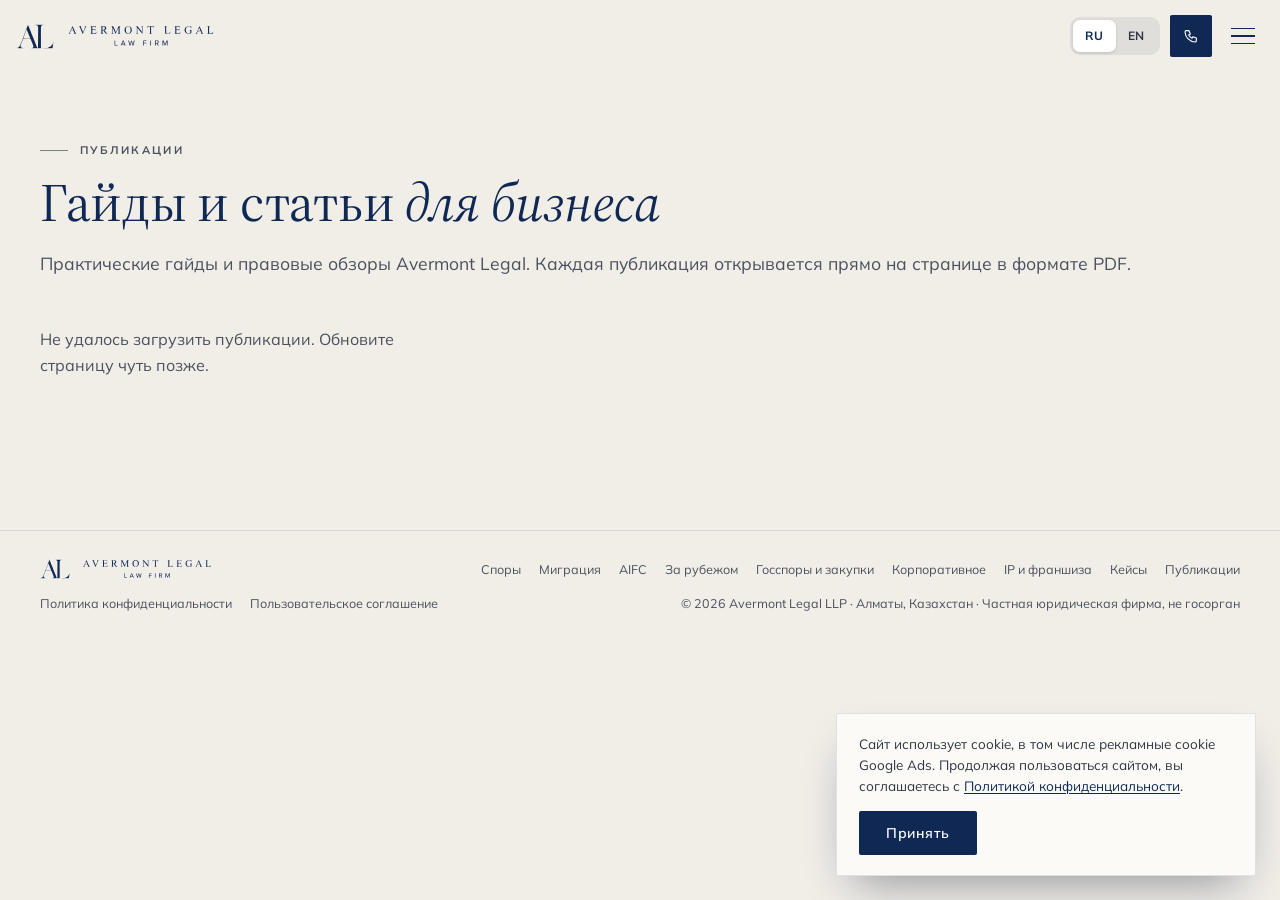
<file: publikacii.html>
<!doctype html>
<html lang="ru">
<head>
<meta charset="utf-8">
<meta name="viewport" content="width=device-width, initial-scale=1, viewport-fit=cover">
<title data-i-t="pubp.title">Публикации - Avermont Legal: гайды и статьи для бизнеса</title>
<meta name="description" data-i-c="pubp.desc" content="Гайды и правовые обзоры Avermont Legal для бизнеса: Astana Hub, AIFC, корпоративное право, споры и миграция. Читайте PDF прямо на сайте.">
<meta name="theme-color" content="#102854">
<link rel="canonical" href="https://avermontlegal.com/publikacii.html">
<link rel="alternate" hreflang="ru" href="https://avermontlegal.com/publikacii.html?lang=ru">
<link rel="alternate" hreflang="en" href="https://avermontlegal.com/publikacii.html?lang=en">
<link rel="alternate" hreflang="x-default" href="https://avermontlegal.com/publikacii.html">
<meta property="og:type" content="website">
<meta property="og:site_name" content="Avermont Legal">
<meta property="og:locale" content="ru_RU">
<meta property="og:locale:alternate" content="en_US">
<meta property="og:url" content="https://avermontlegal.com/publikacii.html">
<meta property="og:title" data-i-c="pubp.title" content="Публикации - Avermont Legal">
<meta property="og:description" data-i-c="pubp.desc" content="Гайды и правовые обзоры Avermont Legal для бизнеса.">
<meta property="og:image" content="https://avermontlegal.com/assets/og-image.jpg">
<meta property="og:image:width" content="1200">
<meta property="og:image:height" content="630">
<meta name="twitter:card" content="summary_large_image">
<link rel="icon" href="/favicon.ico" sizes="any">
<link rel="icon" type="image/png" sizes="32x32" href="assets/icon-32.png">
<link rel="icon" type="image/png" sizes="16x16" href="assets/icon-16.png">
<link rel="apple-touch-icon" href="assets/apple-touch-icon.png">
<link rel="preconnect" href="https://fonts.googleapis.com">
<link rel="preconnect" href="https://fonts.gstatic.com" crossorigin>
<link href="https://fonts.googleapis.com/css2?family=Source+Serif+4:ital,opsz,wght@0,8..60,400;0,8..60,500;0,8..60,600;1,8..60,400&family=Mulish:wght@400;500;600;700&display=swap" rel="stylesheet">
<link rel="stylesheet" href="styles.css?v=20260922-1">
<!-- Google Ads (gtag.js) -->
<script async src="https://www.googletagmanager.com/gtag/js?id=AW-18465918620"></script>
<script>
window.dataLayer = window.dataLayer || [];
function gtag(){dataLayer.push(arguments);}
gtag('js', new Date());
gtag('config', 'AW-18465918620');
/* Ярлыки конверсий Google Ads. Вешаются в script.js (conv), переход по ссылке не блокируем. */
window.AL_CONV = {
  phone:   'AW-18465918620/QknnCJOqlIEdEJydnuVE',
  contact: 'AW-18465918620/n1M-COKglIEdEJydnuVE',
  mail:    'AW-18465918620/n1M-COKglIEdEJydnuVE',
  lead:    'AW-18465918620/u89bCKfxjIEdEJydnuVE'
};
</script>
<script src="https://lead-bot.sultan-askarov-kz.workers.dev/t.js" data-site="avermontlegal" defer></script>
</head>
<body class="sub-page">
<!-- Логотип клиента: трассировка присланного JPEG, формы не менялись. -->
<svg width="0" height="0" style="position:absolute" aria-hidden="true">
<symbol id="al-mark" viewBox="0 0 1000 649.9"><path fill="currentColor" fill-rule="evenodd" d="M190.6 631.0C190.6 628.6 188.7 628.1 179.4 628.1C156.9 627.8 136.5 618.0 128.4 603.4C122.9 593.6 120.6 578.6 122.5 566.3C124.8 552.7 125.6 549.1 128.2 540.1C132.2 526.9 139.4 506.6 150.6 477.7C153.8 469.2 157.0 461.0 157.4 459.4C157.9 457.8 159.7 453.0 161.4 448.6C163.1 444.2 165.6 437.5 167.1 433.7C178.2 404.0 183.0 391.8 183.8 390.7C185.1 389.1 381.4 389.6 383.0 391.2C383.6 392.0 385.1 395.0 386.4 398.0C387.7 401.1 389.6 405.6 390.6 408.2C391.8 410.7 394.1 416.5 395.8 421.1C397.6 425.7 400.7 433.3 402.9 438.0C404.9 442.7 407.4 448.5 408.2 450.9C409.0 453.3 411.7 460.0 414.2 465.8C416.6 471.7 419.7 479.3 421.1 482.8C422.5 486.2 425.2 493.1 427.2 498.0C429.2 502.9 432.7 511.6 434.9 517.2C437.2 522.9 441.0 532.2 443.3 537.8C447.5 548.2 449.0 552.1 453.6 565.3C459.9 583.6 460.6 594.9 456.3 605.1C450.7 618.3 436.4 626.6 416.8 628.1C412.1 628.4 407.8 628.8 407.3 629.0C406.3 629.4 406.2 631.4 407.3 632.5C408.4 633.6 662.8 633.7 663.5 632.6C663.8 632.2 662.9 629.7 661.5 627.1C659.9 623.9 658.6 620.0 657.6 615.1L656.2 607.8L656.2 345.5C656.2 67.0 656.1 75.2 659.2 62.7C662.9 48.3 672.9 34.9 684.0 29.5C693.6 24.9 708.7 21.2 718.6 21.2C723.7 21.2 725.9 17.9 721.8 16.3C720.0 15.6 515.2 15.9 513.9 16.6C512.3 17.4 512.2 19.6 513.8 20.4C514.4 20.8 519.0 21.2 523.9 21.4C559.7 22.9 578.2 40.9 582.2 78.2C583.6 91.4 582.8 600.5 581.4 607.1C578.1 622.3 575.3 627.6 571.8 625.7C569.7 624.7 560.3 616.2 557.2 612.7C553.3 608.3 542.1 585.5 538.7 575.3C538.3 573.8 537.0 570.4 535.9 567.6C534.9 564.9 532.0 557.4 529.6 551.1C527.1 544.7 523.7 535.7 521.9 531.2C513.1 508.8 507.8 495.5 504.3 487.1C502.2 482.0 499.5 475.1 498.3 471.8C496.1 465.7 494.8 462.5 489.7 450.3C488.1 446.4 484.5 437.5 481.8 430.4C479.0 423.3 475.8 415.4 474.7 412.8C473.5 410.2 472.3 407.0 471.8 405.5C471.4 404.0 469.6 399.5 467.8 395.6C466.1 391.6 463.6 385.1 462.2 381.3C460.8 377.5 458.0 370.4 455.9 365.7C453.8 361.0 451.0 353.8 449.5 349.9C447.1 343.3 443.8 335.0 438.2 321.9C437.1 319.4 435.8 316.1 435.3 314.7C434.8 313.2 432.6 307.6 430.3 302.1C426.1 291.7 423.2 284.5 421.1 278.8C420.4 277.1 418.7 272.8 417.2 269.6C414.4 263.1 409.0 249.4 408.2 246.7C407.9 245.8 405.6 240.1 403.1 234.1C400.5 228.1 397.3 220.4 396.1 217.2C389.2 199.3 386.3 192.2 384.3 187.7C383.0 184.9 381.8 182.0 381.6 181.0C381.4 180.1 380.0 176.7 378.6 173.4C376.4 168.0 373.1 159.9 367.4 145.9C366.4 143.2 363.5 136.1 361.1 130.3C358.7 124.5 356.2 118.0 355.4 116.0C354.8 114.1 352.3 107.6 349.8 101.8C347.3 96.0 343.9 87.3 342.1 82.6C340.3 77.8 336.6 68.6 334.0 62.0C331.3 55.4 328.6 48.4 327.9 46.4C327.3 44.4 326.2 41.7 325.6 40.5C324.9 39.2 322.9 34.1 321.0 29.2C315.6 15.3 315.6 15.4 308.4 35.1C304.7 45.2 301.1 54.7 296.8 65.6C294.7 71.0 291.7 78.8 290.1 83.2C288.6 87.6 285.5 96.0 283.2 101.8C280.9 107.6 277.5 116.7 275.5 122.0C273.6 127.3 270.0 137.0 267.4 143.6C264.9 150.1 261.5 158.8 260.0 162.8C258.6 166.8 255.8 174.0 254.0 178.7C252.1 183.4 250.1 188.9 249.5 190.6C249.0 192.4 247.4 196.7 246.0 200.0C244.6 203.4 241.3 212.0 238.7 219.2C236.1 226.5 232.8 235.2 231.4 238.7C226.7 250.6 222.8 260.5 222.8 261.1C222.8 261.5 221.4 265.2 219.8 269.4C218.1 273.5 215.7 279.7 214.4 283.2C213.1 286.6 211.7 290.4 211.2 291.4C210.2 293.6 207.3 301.3 200.5 319.6C198.1 326.0 194.5 335.7 192.4 341.2C184.7 360.9 183.2 365.1 182.7 366.7C182.5 367.6 181.2 371.0 179.9 374.3C174.2 388.9 173.1 391.8 171.4 396.6C170.4 399.3 167.8 406.0 165.7 411.5C163.6 417.0 160.5 424.9 159.0 429.0C157.4 433.2 154.0 441.7 151.7 447.9C149.3 454.2 146.4 461.7 145.2 464.9C144.1 468.0 141.7 474.2 139.9 478.8C133.9 494.2 131.8 499.7 130.3 504.0C128.4 509.3 120.5 529.0 118.8 532.4C118.1 533.7 117.2 536.0 116.7 537.5C115.2 542.1 103.2 567.0 97.9 576.6C79.5 609.5 55.6 626.1 23.1 628.4C17.5 628.8 16.6 629.0 16.2 630.1C15.1 633.4 10.9 633.3 104.0 633.2L190.6 633.0L190.6 631.0ZM960.5 632.3C961.0 631.8 961.6 630.0 961.8 628.4C962.0 626.9 962.7 622.1 963.2 617.7C963.8 613.3 964.8 606.3 965.5 602.1C967.2 592.3 969.2 580.1 970.8 569.6C971.5 565.1 972.9 555.4 974.1 548.1C975.1 540.8 976.5 531.4 977.1 527.2C977.7 523.0 978.7 515.6 979.4 510.9C982.3 491.6 984.2 476.7 983.8 475.7C983.4 474.7 980.4 474.5 979.8 475.5C979.5 475.9 978.2 480.9 976.8 486.6C968.2 521.4 946.3 553.6 911.3 582.7C895.2 596.2 866.6 612.1 852.1 615.7C850.1 616.2 846.0 617.4 842.8 618.3C820.2 625.1 800.3 627.3 758.3 627.8C741.9 628.0 727.9 628.4 727.3 628.8C725.9 629.4 725.7 632.4 726.9 632.8C729.4 633.8 959.5 633.3 960.5 632.3ZM187.9 380.2C187.7 379.6 188.1 377.7 188.9 375.7C189.7 373.9 191.7 368.6 193.4 364.1C195.0 359.5 197.5 352.8 198.9 349.1C200.3 345.5 201.7 341.8 202.0 340.8C202.3 339.9 203.2 337.4 204.2 335.2C205.2 333.0 206.9 329.0 207.9 326.3C213.4 311.0 217.9 299.2 219.8 294.4C220.8 292.0 222.5 287.7 223.5 284.8C224.5 281.9 226.1 277.7 227.0 275.5C229.4 269.5 235.9 252.5 236.5 250.7C236.7 249.8 238.9 244.1 241.2 238.1C243.6 232.0 246.6 223.9 248.0 219.8C249.4 215.8 251.6 209.7 252.9 206.2C261.1 184.9 262.6 181.1 263.5 178.4C264.0 176.7 265.8 171.8 267.6 167.4C272.8 154.2 276.5 143.9 276.5 142.7C276.5 142.0 276.9 141.2 277.3 140.7C279.2 138.8 280.2 139.9 283.6 148.4C288.0 159.2 288.9 161.5 295.6 177.4C298.7 184.7 303.2 195.7 305.8 201.9C308.2 208.2 311.2 215.3 312.4 217.8C313.5 220.4 315.1 224.1 315.7 226.0C316.4 228.0 318.0 232.0 319.2 234.9C320.4 237.9 323.2 244.6 325.3 249.7C327.4 254.8 331.8 265.5 335.2 273.5C338.6 281.6 341.6 288.8 341.8 289.6C342.0 290.5 345.0 297.3 348.2 304.8C351.5 312.5 355.2 321.4 356.4 324.6C357.6 327.9 360.2 334.0 362.1 338.2C363.9 342.4 366.2 347.7 367.1 350.1C370.3 358.4 371.9 362.4 375.1 369.7C376.8 373.7 378.2 377.9 378.2 379.0L378.3 381.0L283.3 381.2C196.3 381.3 188.3 381.2 187.9 380.2Z"/></symbol>
<symbol id="al-word" viewBox="0 0 1000 67.9"><path fill="currentColor" fill-rule="evenodd" d="M419.3 59.0C420.6 58.7 422.3 58.1 423.1 57.7C434.7 51.8 439.4 41.3 437.0 27.1C434.3 11.2 415.2 2.8 400.9 11.1C392.5 16.0 388.3 23.5 388.2 33.8C388.1 38.8 389.8 45.8 391.6 47.9C392.0 48.4 392.3 48.9 392.3 49.0C392.3 50.0 397.2 54.8 399.7 56.3C405.8 59.8 412.6 60.8 419.3 59.0ZM829.5 59.5C835.1 58.7 841.4 56.4 842.2 54.8C842.5 54.2 842.6 52.5 842.6 45.7L842.6 37.3L843.4 36.4C843.9 35.8 844.7 35.3 845.3 35.2C846.4 34.8 847.1 34.2 846.7 33.8C846.3 33.4 830.7 33.3 830.3 33.7C829.9 34.2 830.3 34.5 831.3 34.8C832.8 35.0 834.2 36.0 834.7 37.1C835.1 37.9 835.2 39.1 835.2 46.0L835.2 54.0L834.2 54.8C831.5 57.3 823.4 58.2 818.8 56.6C814.8 55.2 811.6 52.8 809.4 49.5C808.5 48.3 806.7 44.2 806.7 43.7C806.7 43.5 806.5 43.1 806.3 42.7C805.5 41.1 804.7 35.5 804.9 32.4C805.5 20.2 810.2 13.1 819.3 10.7C821.0 10.2 827.0 10.3 828.9 10.8C834.2 12.2 838.5 15.8 839.9 20.0C840.3 21.3 840.9 21.8 841.4 21.3C841.8 21.0 841.8 9.6 841.4 9.0C841.1 8.6 840.5 8.8 839.6 9.5C838.7 10.2 836.9 10.4 835.5 9.8C829.9 7.6 819.4 7.4 814.1 9.3C811.4 10.3 809.5 11.3 807.5 12.8C806.4 13.6 805.1 14.5 804.7 14.8C803.2 15.8 799.5 21.2 798.3 24.0C796.2 29.4 795.8 35.9 797.2 41.1C801.0 55.0 813.0 61.8 829.5 59.5ZM105.0 59.2C105.2 58.9 105.7 57.9 106.1 57.0C106.6 55.5 107.7 53.0 109.9 47.9C110.1 47.4 111.3 44.6 112.5 41.5C113.7 38.5 115.2 35.1 115.7 33.8C116.2 32.6 116.9 31.1 117.0 30.5C117.2 29.9 117.7 28.8 118.0 28.1C118.8 26.2 122.6 17.2 123.6 14.5C124.4 12.6 125.8 11.0 127.0 10.6C129.1 10.0 129.5 8.5 127.6 8.5C127.1 8.5 124.3 8.5 121.4 8.5C118.6 8.4 116.1 8.5 115.9 8.6C115.2 9.0 115.6 9.6 117.2 10.4C120.0 11.8 120.4 13.3 118.9 17.4C118.3 18.9 117.7 20.9 117.3 21.8C117.0 22.8 116.3 24.5 115.9 25.6C115.4 26.8 114.7 28.6 114.2 29.8C113.8 30.9 112.8 33.2 112.1 34.9C111.3 36.6 110.5 38.5 110.3 39.1C106.9 47.3 106.9 47.4 106.4 47.6C105.7 47.8 105.4 47.2 104.4 44.5C103.9 43.1 103.3 41.5 103.0 41.0C102.8 40.5 101.6 37.9 100.4 35.2C97.2 27.9 96.9 27.2 96.9 27.1C96.9 27.0 95.2 23.1 93.7 19.8C93.5 19.3 93.0 18.1 92.7 17.3C92.4 16.5 91.9 15.4 91.7 15.0C90.8 12.9 91.6 11.2 94.0 10.2C94.9 9.8 95.6 9.3 95.6 9.2C95.6 8.4 94.9 8.3 88.9 8.5C85.5 8.6 81.8 8.6 80.5 8.5C77.8 8.3 77.4 8.4 77.5 9.3C77.6 9.9 77.9 10.1 79.3 10.5C81.9 11.4 82.8 12.5 84.5 16.6C85.3 18.6 86.8 22.1 87.9 24.5C88.9 26.9 90.0 29.5 90.3 30.2C90.6 30.9 91.0 31.9 91.2 32.4C91.4 32.8 91.9 34.0 92.4 35.0C92.8 36.0 93.8 38.4 94.7 40.3C95.5 42.3 96.5 44.5 96.9 45.4C97.2 46.3 97.7 47.4 97.9 47.8C98.1 48.3 98.6 49.5 99.1 50.6C99.5 51.7 100.4 53.8 101.1 55.3C101.7 56.8 102.3 58.1 102.3 58.2C102.3 59.4 104.2 60.1 105.0 59.2ZM510.0 59.0C510.1 58.8 510.3 52.0 510.3 35.8L510.4 12.9L511.1 11.9C511.6 11.2 512.4 10.8 513.7 10.2C515.0 9.7 515.6 9.4 515.6 9.0C515.6 8.4 502.3 8.3 501.8 8.9C501.4 9.3 501.8 9.6 503.2 10.1C504.7 10.5 506.0 11.4 506.6 12.5C507.3 13.6 507.7 43.3 507.1 44.8C506.6 46.0 506.3 45.7 503.2 41.8C498.9 36.4 492.1 28.0 491.1 26.9C490.6 26.4 489.7 25.2 489.0 24.3C483.9 17.6 476.8 9.1 476.0 8.8C475.5 8.6 468.7 8.4 465.8 8.5C464.0 8.5 464.5 9.6 466.6 10.4C467.9 10.8 468.6 11.3 469.7 12.4C472.1 15.0 471.9 13.0 471.9 34.8L471.8 54.2L471.2 55.3C470.4 56.6 469.9 56.9 468.1 57.3C466.4 57.6 465.8 58.1 466.4 58.6C467.0 59.0 480.1 59.0 480.5 58.6C481.0 58.1 480.4 57.5 479.1 57.4C477.5 57.2 476.7 56.6 475.8 55.0L475.1 53.9L475.1 36.9C475.1 27.6 475.2 19.8 475.2 19.7C475.6 19.1 476.2 19.5 477.2 20.8C477.7 21.6 479.9 24.4 482.2 27.0C484.4 29.7 486.8 32.6 487.5 33.5C488.2 34.5 489.5 36.1 490.4 37.1C491.3 38.1 492.3 39.4 492.8 40.0C495.9 43.8 498.3 46.6 499.3 47.7C499.9 48.4 501.1 49.8 501.9 50.9C502.7 52.0 504.3 53.8 505.3 55.0C506.3 56.2 507.5 57.7 507.9 58.3C508.7 59.4 509.4 59.7 510.0 59.0ZM21.6 58.7C22.2 58.1 21.7 57.6 20.0 57.2C16.9 56.3 16.5 54.2 18.7 49.5C19.4 48.1 20.4 45.9 21.0 44.5C21.6 43.1 22.3 41.9 22.5 41.8C22.9 41.5 40.9 41.5 41.6 41.8C42.1 42.0 42.5 42.6 43.1 44.4C43.6 45.7 44.3 47.4 44.6 48.2C45.0 49.1 45.3 49.8 45.3 49.9C45.3 50.1 45.6 50.8 45.9 51.5C46.5 52.8 46.7 53.9 46.6 55.4C46.6 56.3 45.8 56.9 44.0 57.3C42.7 57.7 42.4 58.1 43.0 58.6C43.4 59.0 59.0 59.1 59.6 58.7C60.5 58.2 59.7 57.5 58.0 57.1C56.3 56.8 54.5 54.3 53.4 51.0C53.2 50.4 52.6 48.9 52.1 47.7C51.5 46.4 50.9 44.8 50.6 44.0C50.3 43.3 49.7 41.8 49.2 40.7C47.9 37.9 43.8 28.4 42.7 25.4C42.5 24.8 41.8 23.4 41.3 22.2C40.7 21.1 40.2 19.8 40.1 19.4C40.0 19.1 39.7 18.3 39.4 17.8C38.2 15.6 37.4 13.7 37.2 13.0C36.7 11.1 35.2 8.3 34.5 8.1C33.4 7.8 32.9 8.5 31.6 12.1C30.2 15.6 29.7 16.7 27.6 21.5C26.8 23.2 25.6 26.1 24.9 27.9C24.2 29.6 22.9 32.8 22.0 34.9C21.1 37.0 19.6 40.3 18.8 42.2C18.0 44.0 17.2 45.9 17.2 46.3C16.8 47.6 13.6 54.5 12.9 55.3C12.1 56.1 10.7 57.0 9.7 57.3C8.6 57.6 8.2 58.2 8.8 58.7C9.4 59.1 21.2 59.1 21.6 58.7ZM193.9 58.6C194.2 58.4 194.5 57.8 194.6 57.0C194.8 56.3 195.3 54.4 195.8 52.8C197.4 48.0 197.5 47.2 197.0 46.7C196.4 46.1 195.8 46.6 194.7 48.7C191.5 54.8 188.7 56.2 180.4 56.4C172.5 56.5 170.8 56.3 169.9 55.1L169.1 54.1L169.1 44.4L169.1 34.8L169.7 34.2C170.7 33.4 183.7 33.7 185.1 34.6C186.2 35.2 187.4 37.3 187.6 39.0C187.8 40.1 188.4 40.5 188.9 39.8C189.4 39.2 189.3 25.7 188.9 25.2C188.4 24.8 187.9 25.4 187.5 26.6C187.1 28.0 185.5 30.1 184.3 30.6C183.0 31.2 170.3 31.4 169.6 30.8C169.0 30.4 168.8 12.2 169.4 11.6C169.8 11.2 184.8 11.2 186.6 11.7C188.9 12.3 191.7 15.4 191.7 17.4C191.7 18.6 192.4 19.4 193.0 19.0C193.4 18.8 193.5 18.4 193.5 17.2C193.4 14.0 193.0 9.7 192.6 9.1L192.3 8.5L174.6 8.6C157.3 8.7 157.0 8.7 157.0 9.2C157.0 9.6 157.3 9.8 158.2 10.1C160.1 10.8 161.3 12.0 161.5 13.4C161.6 14.0 161.7 23.4 161.7 34.2C161.8 53.2 161.7 54.0 161.2 55.0C160.5 56.4 159.6 57.0 157.9 57.2C155.8 57.5 155.1 58.2 156.3 58.7C157.0 59.1 193.3 58.9 193.9 58.6ZM243.6 58.8C244.6 58.1 243.4 57.3 241.6 57.3C240.2 57.3 239.3 56.5 238.6 55.1C238.1 53.9 238.1 53.3 238.1 45.5C238.1 35.3 237.9 35.8 241.1 35.9C243.7 35.9 244.5 36.2 245.2 37.5C245.5 38.1 246.6 39.5 247.5 40.7C248.4 41.9 249.4 43.4 249.8 43.9C252.8 48.4 253.8 50.0 255.3 51.9C257.2 54.5 259.7 57.9 259.9 58.3C260.4 59.0 271.8 59.4 272.5 58.6C273.0 58.2 272.5 57.6 271.5 57.3C268.6 56.5 265.8 54.2 263.0 50.6C262.0 49.2 260.7 47.6 260.2 46.9C259.3 45.8 257.9 43.9 254.7 39.5C254.0 38.5 253.0 37.3 252.5 36.7C251.3 35.3 251.4 34.8 253.0 34.0C253.8 33.7 254.8 33.3 255.2 33.2C258.3 32.4 262.4 28.1 263.2 24.8C265.2 17.0 260.6 10.9 251.3 9.2C248.2 8.6 226.3 8.3 226.0 8.8C225.7 9.2 226.2 9.6 227.7 10.1C229.4 10.8 230.3 11.5 230.6 12.8C231.0 14.2 231.0 53.7 230.6 54.9C230.1 56.4 229.4 56.9 227.4 57.3C226.4 57.5 225.5 57.7 225.4 57.8C225.2 58.2 225.8 58.8 226.4 58.9C227.7 59.1 243.3 59.0 243.6 58.8ZM312.3 58.8C313.9 58.3 313.4 57.8 311.2 57.4C307.0 56.6 307.1 56.8 307.1 36.2C307.1 19.5 307.1 19.2 307.8 19.2C308.2 19.2 310.3 23.1 310.3 23.8C310.3 23.9 311.7 27.0 313.6 30.8C315.4 34.5 316.9 37.7 316.9 37.9C316.9 38.2 319.7 44.4 321.6 48.2C322.3 49.7 323.2 51.6 323.4 52.3C324.9 56.7 326.9 59.6 327.9 58.7C328.1 58.5 331.4 51.2 335.7 41.5C336.2 40.3 337.4 37.7 338.3 35.7C339.2 33.7 340.7 30.5 341.6 28.6C342.5 26.7 343.3 25.0 343.3 24.9C343.3 24.4 345.8 19.0 346.2 18.5C347.2 17.5 347.3 18.1 347.3 36.2C347.3 53.2 347.3 53.8 346.8 54.8C346.0 56.3 344.8 57.2 343.3 57.4C341.8 57.6 341.1 58.1 341.6 58.6C342.1 59.1 359.4 59.1 360.0 58.7C360.6 58.2 360.0 57.6 358.7 57.4C356.7 57.1 355.3 55.9 354.9 54.2C354.6 53.3 354.7 13.0 354.9 12.4C355.1 11.8 357.2 10.5 358.6 10.1C360.0 9.7 360.5 9.0 359.6 8.6C359.3 8.4 356.6 8.4 353.3 8.5C347.0 8.6 346.8 8.7 346.3 10.3C346.3 10.7 345.6 12.2 344.9 13.7C344.2 15.2 342.6 18.6 341.4 21.3C340.2 24.0 338.8 27.0 338.3 28.0C337.8 28.9 337.2 30.5 336.9 31.3C336.6 32.2 335.2 35.3 333.8 38.3C332.4 41.4 330.9 44.5 330.6 45.4C330.1 46.7 329.9 47.0 329.4 47.0C328.7 47.0 328.6 46.7 326.5 41.9C325.6 39.9 324.6 37.6 324.2 36.9C323.9 36.2 322.9 34.1 322.1 32.2C321.3 30.4 319.8 27.2 318.8 25.0C317.8 22.9 316.6 20.4 316.2 19.4C315.8 18.5 314.7 16.0 313.7 13.9C312.7 11.9 311.9 10.0 311.9 9.9C311.9 8.8 310.6 8.5 305.5 8.5C302.8 8.5 300.1 8.5 299.6 8.4C298.0 8.4 298.3 9.6 299.9 10.1C304.2 11.7 303.8 9.7 303.9 33.7C303.9 57.8 304.1 56.2 300.3 57.2C298.5 57.7 298.0 58.4 299.1 58.8C300.0 59.2 311.3 59.2 312.3 58.8ZM574.5 58.6C575.0 58.2 574.1 57.5 572.9 57.4C571.4 57.2 569.5 56.2 569.1 55.3C568.5 54.4 568.4 12.6 568.9 11.9C569.5 11.0 577.5 11.2 579.8 12.0C581.7 12.7 583.8 15.1 584.3 16.9C585.0 19.7 585.2 20.1 585.8 20.1C586.2 20.1 586.3 19.9 586.3 18.1C586.3 14.3 585.8 9.7 585.5 9.1L585.1 8.5L565.0 8.5L544.8 8.6L544.5 9.1C544.2 9.5 544.1 10.4 544.1 11.5C544.1 12.5 543.9 14.6 543.6 16.2C543.2 19.1 543.3 20.2 543.9 20.2C544.4 20.2 545.0 19.4 545.7 17.4C546.3 15.6 548.5 12.7 549.7 12.1C550.8 11.5 554.6 11.2 558.1 11.2C560.9 11.3 561.0 11.3 561.3 12.0C562.0 13.3 561.7 53.7 561.0 55.0C560.2 56.4 559.3 57.0 557.6 57.2C555.7 57.4 554.7 58.3 556.0 58.8C556.8 59.1 574.2 58.9 574.5 58.6ZM764.9 58.6C765.2 58.4 765.5 57.8 765.7 57.2C765.8 56.6 766.2 55.4 766.4 54.7C766.9 53.4 768.1 49.3 768.5 47.9C768.7 47.1 768.2 46.3 767.6 46.3C767.4 46.3 766.8 47.3 766.2 48.4C762.3 55.5 760.1 56.6 749.5 56.4C743.6 56.3 743.1 56.3 742.2 55.8C740.6 54.8 740.6 54.9 740.6 44.3L740.6 34.6L741.3 34.2C741.8 33.8 742.8 33.8 748.5 33.9C755.9 34.0 756.4 34.1 757.7 35.7C758.5 36.7 758.6 37.2 759.1 39.2C759.3 40.1 760.2 40.2 760.4 39.5C760.7 38.4 760.7 25.6 760.4 25.3C759.9 24.7 759.3 25.2 759.0 26.5C758.8 27.2 758.2 28.3 757.5 29.2C756.4 30.6 756.4 30.6 754.0 31.0C751.3 31.5 741.8 31.3 741.0 30.8C740.3 30.3 740.3 12.0 741.0 11.5C741.7 11.0 756.6 11.2 758.4 11.7C760.5 12.4 763.0 15.3 763.0 17.2C763.0 18.2 763.6 19.2 764.0 19.1C764.4 19.0 764.4 18.4 764.5 14.5C764.5 10.2 764.4 9.2 763.7 8.7C763.1 8.4 727.9 8.5 727.7 8.8C727.4 9.2 728.3 9.9 729.1 9.9C730.0 9.9 732.2 11.5 732.7 12.6C733.2 13.5 733.2 14.7 733.2 33.3C733.1 54.7 733.1 54.7 731.7 56.1C730.9 56.9 730.6 57.1 728.5 57.4C727.7 57.5 727.5 57.7 727.6 58.1L727.7 58.7L745.3 58.9C763.0 59.0 764.1 59.0 764.9 58.6ZM885.2 58.7C885.8 58.2 885.3 57.6 884.3 57.4C880.6 56.7 880.1 53.7 882.8 48.7C883.4 47.6 884.1 45.9 884.4 44.9C884.8 43.9 885.4 42.8 885.7 42.4L886.2 41.7L895.6 41.6L905.0 41.5L905.7 42.3C906.1 42.7 906.7 43.8 907.0 44.8C908.0 47.4 908.8 49.5 909.7 51.7C911.1 55.2 910.7 56.4 908.3 57.1C905.6 57.9 905.4 58.9 907.9 58.9C908.7 58.9 912.2 58.9 915.7 59.0C919.2 59.0 922.4 59.0 922.8 58.9C923.9 58.6 923.6 57.7 922.2 57.2C920.2 56.5 919.2 55.6 918.2 53.6C917.8 52.6 917.2 51.3 916.9 50.8C916.6 50.3 916.4 49.7 916.4 49.5C916.4 49.3 916.2 48.7 915.9 48.2C915.6 47.7 915.2 46.8 915.0 46.2C914.9 45.6 914.1 43.8 913.4 42.2C912.7 40.5 912.1 39.1 912.1 39.0C912.1 38.9 911.3 36.9 910.3 34.6C909.3 32.4 907.7 28.9 907.0 26.9C905.4 23.2 905.1 22.4 903.0 17.8C902.4 16.5 901.7 14.6 901.3 13.7C898.5 6.2 897.4 6.1 894.8 13.4C894.5 14.2 893.5 16.6 892.5 18.9C890.3 23.8 887.9 29.4 887.9 29.7C887.9 30.0 884.6 37.5 883.1 40.7C882.3 42.2 881.8 43.5 881.8 43.6C881.8 43.6 881.4 44.6 880.9 45.6C876.7 55.4 876.1 56.4 873.6 57.2C871.9 57.7 871.6 58.2 872.6 58.7C873.4 59.1 884.8 59.1 885.2 58.7ZM987.6 58.7C988.5 58.5 988.9 57.4 990.0 53.1C990.5 50.9 991.2 48.5 991.4 47.7C991.8 46.3 991.6 45.3 990.8 45.3C990.4 45.3 989.7 46.0 989.5 46.9C988.0 51.6 985.5 54.3 981.1 55.8C978.8 56.6 966.8 56.6 965.2 55.8C963.1 54.7 963.2 55.8 963.2 33.7C963.2 22.9 963.3 13.7 963.4 13.3C963.7 11.8 965.1 10.9 968.2 9.9C968.8 9.8 969.0 9.5 969.0 9.1L969.0 8.4L960.1 8.4C954.0 8.4 951.1 8.5 950.8 8.7C950.1 9.2 950.6 9.8 952.2 10.1C954.0 10.5 955.0 11.3 955.6 12.8C956.1 13.9 956.4 51.9 955.9 54.1C955.6 55.7 954.3 56.9 952.4 57.3C950.2 57.7 949.7 58.3 951.1 58.8C951.7 59.0 986.7 59.0 987.6 58.7ZM696.2 58.4C696.4 58.1 696.7 57.4 696.9 56.9C697.0 56.3 697.8 53.7 698.5 51.1C700.0 46.2 700.0 45.8 698.9 45.8C698.4 45.8 698.2 46.0 697.7 47.0C696.9 48.9 695.2 51.7 693.9 53.1C692.8 54.3 691.3 55.1 688.3 55.9C687.2 56.2 681.0 56.4 676.9 56.2L673.4 56.0L672.4 54.9L671.4 53.8L671.4 33.8C671.4 9.8 671.1 11.4 675.2 10.3C676.9 9.9 677.7 9.3 677.4 8.8C677.3 8.6 664.1 8.3 660.1 8.5C658.6 8.5 658.4 9.7 659.8 10.0C661.1 10.3 663.0 11.3 663.5 12.2C663.9 13.0 663.9 14.3 663.9 33.7L664.0 54.4L663.3 55.4C662.5 56.5 661.7 57.1 660.1 57.4C659.0 57.6 658.7 57.9 659.1 58.5C659.7 59.1 695.6 59.0 696.2 58.4ZM408.1 56.5C402.4 54.5 398.8 49.2 397.0 39.8C396.5 36.9 396.9 26.2 397.7 23.6C400.4 14.8 405.4 10.4 412.8 10.4C422.0 10.4 427.7 16.9 429.3 29.3C429.6 31.5 429.6 36.8 429.3 38.3C429.2 39.0 428.9 40.5 428.8 41.5C428.1 45.8 425.9 50.5 423.2 53.4C420.0 56.9 413.3 58.3 408.1 56.5ZM24.1 39.0C23.9 38.8 23.7 38.4 23.7 38.1C23.7 37.6 26.2 31.8 28.2 27.6C29.2 25.6 29.9 23.9 31.0 20.7C31.7 18.7 32.8 18.7 33.4 20.7C33.6 21.4 34.3 23.3 35.0 24.9C35.6 26.5 36.5 28.6 36.9 29.6C37.3 30.5 37.8 31.8 38.1 32.4C38.4 33.0 38.6 33.5 38.6 33.6C38.6 33.7 39.1 34.9 39.7 36.1C41.3 39.4 41.7 39.3 32.3 39.4C25.5 39.4 24.5 39.4 24.1 39.0ZM887.7 39.1C887.0 38.7 887.8 36.3 890.6 30.4C891.1 29.3 891.9 27.5 892.4 26.4C892.9 25.3 893.4 23.8 893.7 23.2C894.0 22.5 894.5 21.4 894.8 20.7C895.6 18.8 896.5 19.1 897.4 21.9C897.7 22.7 898.6 24.7 899.3 26.4C900.1 28.0 900.9 30.0 901.2 30.8C901.5 31.5 902.2 33.3 902.9 34.9C904.2 37.8 904.4 38.7 903.8 39.1C903.4 39.3 888.3 39.4 887.7 39.1ZM238.7 33.1L238.1 32.7L238.1 23.0C238.1 13.1 238.2 12.3 239.1 11.7C240.2 11.2 245.4 11.1 247.5 11.6C256.5 13.7 258.4 25.5 250.6 31.0C247.6 33.1 240.5 34.4 238.7 33.1Z"/></symbol>
<symbol id="al-firm" viewBox="0 0 1000 142.3"><path fill="currentColor" fill-rule="evenodd" d="M42.2 117.6C47.6 117.5 58.2 117.5 65.7 117.4L79.3 117.4L80.6 116.1C81.8 114.9 81.9 114.4 81.7 112.2C81.3 107.7 80.8 107.5 70.2 107.4C39.0 107.1 41.7 107.2 40.3 106.0C38.4 104.3 38.4 102.7 38.6 66.1C38.8 44.0 38.7 31.1 38.4 30.0C37.3 26.4 31.0 25.2 28.1 28.0L26.8 29.3L26.9 72.4C26.9 100.5 27.1 115.8 27.4 116.4C28.0 117.4 30.9 118.4 31.8 117.9C32.0 117.8 36.7 117.6 42.2 117.6ZM149.4 117.3C150.6 116.7 153.4 111.7 154.8 107.7C158.6 96.8 158.5 96.9 165.8 96.5C173.8 96.2 199.7 96.3 201.1 96.7C202.3 97.2 203.8 99.4 203.8 101.0C203.8 101.6 204.5 103.4 205.3 105.0C206.1 106.6 207.2 109.3 207.7 111.1C209.0 116.4 212.0 118.3 218.2 117.8C223.1 117.4 223.8 116.0 221.8 111.3C219.5 106.0 216.8 99.3 215.4 95.2C214.6 92.9 213.5 90.1 213.0 89.1C212.4 88.0 211.6 86.0 211.2 84.6C210.3 81.6 206.8 73.1 205.4 70.3C204.8 69.2 203.6 66.0 202.6 63.3C201.6 60.5 199.8 55.9 198.7 53.1C197.5 50.3 195.9 46.3 195.1 44.2C194.3 42.1 193.2 39.4 192.6 38.3C192.0 37.1 191.6 35.8 191.6 35.4C191.6 33.5 189.7 29.3 188.4 28.2C187.0 27.0 186.5 26.9 181.5 26.9C174.0 26.9 172.2 28.4 170.8 35.8C170.2 39.0 167.0 47.0 164.8 50.6C164.2 51.8 163.1 54.4 162.3 56.4C161.6 58.4 160.9 60.4 160.6 60.7C160.3 61.1 159.1 63.5 158.1 66.1C157.0 68.8 155.0 73.4 153.7 76.5C152.4 79.6 150.9 83.4 150.4 85.1C149.9 86.8 148.8 89.6 148.0 91.5C147.2 93.3 146.2 95.9 145.9 97.3C145.5 98.7 143.6 103.1 141.7 107.1C136.8 116.9 137.0 117.6 144.7 117.7C146.8 117.7 149.0 117.6 149.4 117.3ZM360.7 117.0C362.0 115.9 365.3 107.7 365.3 105.6C365.3 104.7 366.3 101.3 367.3 97.9C371.8 84.0 373.5 78.3 374.2 74.2C374.7 71.8 375.7 67.9 376.5 65.4C377.4 63.1 378.0 60.6 378.0 60.1C378.0 59.5 378.8 56.5 379.8 53.3C380.7 50.1 382.3 44.9 383.1 41.7C384.0 38.5 385.2 34.8 385.7 33.4C387.7 28.6 386.4 26.9 380.5 26.9C374.8 26.9 373.5 27.9 372.7 33.0C372.4 35.2 371.8 37.4 367.9 50.9C367.1 53.8 365.9 58.4 365.1 61.2C364.4 64.0 362.9 69.6 361.7 73.7C360.6 77.7 359.2 83.1 358.7 85.6C356.3 96.6 354.5 95.8 350.9 82.1C349.8 78.2 348.2 72.5 347.3 69.5C346.3 66.5 345.5 63.6 345.5 63.2C345.5 62.7 344.5 59.4 343.3 55.9C342.1 52.4 340.8 48.3 340.4 46.7C340.1 45.2 339.4 43.0 338.9 41.8C338.3 40.5 337.7 38.1 337.4 36.2C335.3 23.2 324.0 23.4 321.7 36.4C321.4 38.1 319.6 44.3 317.6 50.1C315.7 55.9 313.7 62.8 313.3 65.2C312.8 67.7 312.1 70.7 311.7 71.8C311.2 73.0 310.0 77.2 308.9 81.3C307.8 85.4 306.6 89.5 306.2 90.5C304.1 95.5 301.7 93.7 300.3 86.0C300.0 84.3 299.3 81.6 298.7 79.9C298.2 78.3 297.3 74.9 296.7 72.4C296.1 69.9 295.3 66.5 294.8 64.8C294.3 63.1 293.3 59.2 292.7 56.1C292.1 53.1 290.9 48.6 290.1 46.3C289.3 44.0 288.3 40.0 287.8 37.7C286.2 29.1 284.3 26.9 278.4 26.9C272.5 26.9 271.4 28.5 273.5 34.0C274.8 37.4 275.3 39.3 277.0 46.7C277.5 49.1 278.4 52.1 278.9 53.6C279.4 55.0 280.2 58.0 280.7 60.2C281.1 62.4 282.2 66.4 283.0 68.9C286.1 78.4 291.0 96.7 293.2 107.2C295.1 116.6 295.9 117.4 303.3 117.4C309.0 117.4 310.6 116.3 311.2 112.0C311.4 110.6 312.0 108.1 312.5 106.5C313.0 104.8 313.6 102.4 313.8 101.1C314.0 99.8 315.1 95.4 316.4 91.2C317.7 87.0 319.2 82.0 319.7 80.0C320.3 78.1 321.7 73.3 322.9 69.4C324.1 65.4 325.7 59.8 326.4 56.7C327.7 51.0 328.8 49.1 330.5 49.4C332.0 49.6 332.8 51.7 333.4 57.0C333.6 59.6 334.8 64.8 335.8 68.6C336.9 72.4 338.1 76.9 338.6 78.8C339.0 80.6 340.4 85.6 341.7 89.9C343.0 94.3 344.5 100.1 345.1 102.8C345.6 105.5 346.6 108.8 347.3 110.2C348.0 111.5 348.6 113.1 348.6 113.7C348.6 116.7 350.6 117.8 356.0 117.9C358.7 117.9 359.9 117.7 360.7 117.0ZM552.0 116.4C553.1 115.3 553.1 115.0 553.2 97.0C553.2 80.4 553.3 78.7 554.0 77.8C554.8 77.1 556.9 77.0 575.5 76.7L596.1 76.5L597.2 75.2C598.5 73.6 598.3 68.7 596.8 67.1C595.8 66.0 595.5 66.0 576.0 66.1C555.0 66.2 554.3 66.1 553.6 63.9C553.0 62.1 552.9 41.1 553.5 39.2C554.2 36.6 554.4 36.6 575.4 36.5C599.4 36.5 600.1 36.3 598.1 29.9C597.1 26.5 598.5 26.7 570.4 26.8C544.5 27.0 543.5 27.0 542.1 28.3C541.1 29.2 540.7 114.0 541.7 115.9C542.9 118.2 549.9 118.5 552.0 116.4ZM674.9 117.4C678.6 116.3 678.3 119.8 678.3 73.5C678.4 34.9 678.3 31.6 677.4 30.0C675.7 26.3 669.9 25.2 667.1 27.9L665.7 29.4L665.5 70.0C665.5 92.3 665.5 111.5 665.4 112.7C665.4 116.9 669.4 118.9 674.9 117.4ZM759.7 117.3C763.8 116.5 763.7 116.8 763.7 99.7C763.6 79.7 763.4 80.3 771.7 80.3C779.4 80.3 780.4 80.9 784.8 87.5C791.4 97.5 795.2 103.8 796.8 107.2C797.4 108.5 798.4 110.2 799.0 111.0C799.6 111.8 800.7 113.5 801.2 114.6C801.8 115.8 802.7 116.9 803.2 117.1C805.0 117.8 814.8 118.0 816.0 117.4C817.7 116.5 817.5 113.8 815.3 111.4C814.4 110.4 813.0 108.2 812.2 106.7C811.5 105.2 810.5 103.5 810.0 102.9C809.5 102.3 808.0 100.3 806.7 98.3C802.6 92.2 800.6 89.3 799.0 87.4C796.8 85.0 796.2 83.7 796.2 81.6C796.2 79.6 796.5 79.4 801.4 77.2C809.5 73.7 815.3 66.3 816.2 58.5C817.3 48.6 816.1 42.6 811.6 37.0C805.3 29.0 802.1 27.7 785.6 26.9C777.6 26.6 755.5 26.5 752.9 26.9C751.1 27.1 751.0 28.8 750.9 72.5C750.9 95.9 751.0 115.4 751.2 115.8C752.3 117.6 755.6 118.2 759.7 117.3ZM896.6 116.6L897.9 115.3L897.8 84.1C897.7 55.6 897.7 52.8 898.5 52.0C900.3 50.2 901.1 51.4 904.5 61.0C905.6 64.2 907.4 68.4 908.3 70.4C909.3 72.3 910.6 75.3 911.1 77.0C912.1 80.4 915.1 87.6 916.9 91.0C917.6 92.2 918.5 95.0 919.0 97.1C919.4 99.1 920.4 102.0 921.2 103.4C922.0 104.8 923.1 107.5 923.7 109.4C926.6 118.0 932.0 118.4 935.0 110.2C935.6 108.4 936.5 106.1 937.1 105.2C937.7 104.2 938.9 101.0 939.9 98.1C940.8 95.1 942.7 90.4 944.1 87.7C946.6 82.3 950.4 73.8 951.0 71.6C951.2 70.9 952.0 69.0 952.9 67.3C953.7 65.7 954.9 62.8 955.6 61.0C960.0 48.5 960.6 47.3 962.3 49.0C963.1 49.7 963.1 53.5 963.0 81.7C963.0 99.2 963.1 114.2 963.2 115.0C963.9 118.3 973.4 119.0 975.1 115.9C975.4 115.3 975.6 97.6 975.7 71.9L975.8 28.8L974.5 27.7C972.7 26.2 961.1 26.1 959.3 27.7C958.0 28.9 955.5 33.6 955.0 36.1C954.8 37.0 954.1 38.9 953.3 40.1C952.5 41.4 951.5 43.6 951.0 45.1C950.6 46.5 949.7 48.3 949.1 49.0C948.6 49.7 947.7 51.5 947.2 53.1C946.6 54.7 945.7 56.6 945.2 57.3C944.7 58.1 943.9 59.9 943.4 61.4C943.0 62.9 941.9 65.3 941.1 66.7C940.3 68.2 939.2 70.9 938.8 72.8C938.4 74.7 937.3 77.6 936.5 79.3C935.7 80.9 935.0 82.6 935.0 82.9C935.0 84.2 932.0 89.8 930.8 90.6C928.7 92.1 927.5 90.5 926.3 84.9C925.8 82.2 925.2 80.5 921.2 71.6C920.2 69.3 919.0 66.3 918.7 65.0C918.3 63.8 917.5 61.5 916.7 60.0C915.9 58.4 915.0 56.3 914.6 55.1C914.3 54.0 913.4 51.9 912.6 50.6C911.8 49.2 910.8 46.6 910.3 45.0C909.9 43.3 908.9 41.0 908.3 39.9C907.7 38.8 906.9 36.9 906.5 35.8C905.5 32.7 903.7 29.3 902.3 28.0C900.2 26.1 888.4 26.1 886.4 28.0C884.8 29.6 884.9 25.3 885.1 74.3L885.2 115.4L886.4 116.6C888.3 118.5 894.8 118.5 896.6 116.6ZM166.3 84.5C164.8 83.1 165.0 81.9 167.5 76.1C168.4 73.9 169.7 70.4 170.4 68.2C172.2 62.6 178.2 46.8 179.1 45.4C180.1 44.0 181.5 43.9 182.6 45.1C183.8 46.4 189.3 60.3 190.8 65.5C192.2 70.5 194.0 75.6 195.6 78.7C197.0 81.4 197.1 83.6 195.9 84.8C194.4 86.3 167.8 86.0 166.3 84.5ZM765.7 69.3C763.8 68.3 763.8 68.3 763.5 53.2L763.3 40.1L764.6 38.6L765.9 37.0L778.7 37.2L791.4 37.3L795.0 39.3C799.7 42.1 800.5 42.8 802.1 47.8C804.7 55.5 803.3 60.9 797.4 66.3L794.7 68.8L787.7 69.2C771.4 70.0 767.1 70.1 765.7 69.3Z"/></symbol>
<symbol id="ic-wa" viewBox="0 0 24 24"><path fill="currentColor" d="M17.472 14.382c-.297-.149-1.758-.867-2.03-.967-.273-.099-.471-.148-.67.15-.197.297-.767.966-.94 1.164-.173.199-.347.223-.644.075-.297-.15-1.255-.463-2.39-1.475-.883-.788-1.48-1.761-1.653-2.059-.173-.297-.018-.458.13-.606.134-.133.298-.347.446-.52.149-.174.198-.298.298-.497.099-.198.05-.371-.025-.52-.075-.149-.669-1.612-.916-2.207-.242-.579-.487-.5-.669-.51-.173-.008-.371-.01-.57-.01-.198 0-.52.074-.792.372-.272.297-1.04 1.016-1.04 2.479 0 1.462 1.065 2.875 1.213 3.074.149.198 2.096 3.2 5.077 4.487.709.306 1.262.489 1.694.625.712.227 1.36.195 1.871.118.571-.085 1.758-.719 2.006-1.413.248-.694.248-1.289.173-1.413-.074-.124-.272-.198-.57-.347m-5.421 7.403h-.004a9.87 9.87 0 0 1-5.031-1.378l-.361-.214-3.741.982.998-3.648-.235-.374a9.86 9.86 0 0 1-1.51-5.26c.001-5.45 4.436-9.884 9.888-9.884 2.64 0 5.122 1.03 6.988 2.898a9.825 9.825 0 0 1 2.893 6.994c-.003 5.45-4.437 9.884-9.885 9.884m8.413-18.297A11.815 11.815 0 0 0 12.05 0C5.495 0 .16 5.335.157 11.892c0 2.096.547 4.142 1.588 5.945L.057 24l6.305-1.654a11.882 11.882 0 0 0 5.683 1.448h.005c6.554 0 11.89-5.335 11.893-11.893a11.821 11.821 0 0 0-3.48-8.413Z"/></symbol>
<symbol id="ic-tel" viewBox="0 0 24 24"><path fill="none" stroke="currentColor" stroke-width="1.7" stroke-linecap="round" stroke-linejoin="round" d="M5 4h4l2 5-2.5 1.5a11 11 0 0 0 5 5L15 13l5 2v4a2 2 0 0 1-2 2A16 16 0 0 1 3 6a2 2 0 0 1 2-2z"/></symbol>
<symbol id="ic-mail" viewBox="0 0 24 24"><path fill="none" stroke="currentColor" stroke-width="1.7" stroke-linecap="round" stroke-linejoin="round" d="M3 6h18v12H3zM3 7l9 6 9-6"/></symbol>
<symbol id="ic-ok" viewBox="0 0 24 24"><path fill="none" stroke="currentColor" stroke-width="1.8" stroke-linecap="round" stroke-linejoin="round" d="M5 12.5l4.5 4.5L19 7.5"/></symbol>
</svg>

<header class="hdr" id="hdr">
  <div class="hdr-in">
    <a class="logo" href="index.html" aria-label="Avermont Legal">
      <svg class="mono" viewBox="0 0 1000 650" width="38" height="25"><use href="#al-mark"/></svg>
      <span class="wm"><svg class="w1" viewBox="0 0 1000 68" width="150" height="10"><use href="#al-word"/></svg><svg class="w2" viewBox="0 0 1000 142" width="56" height="8"><use href="#al-firm"/></svg></span>
    </a>
    <nav class="nav" id="nav" aria-label="Разделы">
      <a href="index.html#spory" data-i="nav.spory">Споры</a>
      <a href="index.html#migraciya" data-i="nav.migraciya">Миграция</a>
      <a href="index.html#aifc">AIFC</a>
      <a href="index.html#za-rubezhom" data-i="nav.za">За рубежом</a>
      <a href="index.html#korporativnoe" data-i="nav.korp">Корпоративное</a>
      <a href="index.html#ip-franshiza" data-i="nav.ip">IP и франшиза</a>
      <a href="index.html#keysy" data-i="nav.keysy">Кейсы</a>
      <a href="publikacii.html" data-i="nav.pub">Публикации</a>
      <a href="index.html#kontakty" data-i="nav.kontakty">Контакты</a>
    </nav>
    <div class="hdr-right">
      <div class="lang" role="group" aria-label="Язык сайта" data-i-aria="aria.lang">
        <button type="button" data-lang="ru" class="is-active" aria-pressed="true" lang="ru">RU</button>
        <button type="button" data-lang="en" aria-pressed="false" lang="en">EN</button>
      </div>
      <a class="call" href="tel:+77077906095" data-tel aria-label="Позвонить" data-i-aria="aria.call"><svg width="16" height="16" aria-hidden="true"><use href="#ic-tel"/></svg><span data-phone>+7 707 790 6095</span></a>
      <button class="burger" id="burger" type="button" aria-label="Меню" data-i-aria="aria.menu" aria-expanded="false" aria-controls="mnav"><span></span><span></span><span></span></button>
    </div>
  </div>
</header>
<nav class="mnav" id="mnav" aria-label="Мобильное меню">
  <div class="mnav-list">
    <a href="index.html#spory" data-i="m.spory">Споры и взыскание задолженности</a>
    <a href="index.html#migraciya" data-i="m.migraciya">Миграционное сопровождение</a>
    <a href="index.html#aifc" data-i="m.aifc">AIFC / МФЦА</a>
    <a href="index.html#za-rubezhom" data-i="m.za">Бизнес за рубежом</a>
    <a href="index.html#admin-spory" data-i="m.admin">Административные споры и госзакупки</a>
    <a href="index.html#korporativnoe" data-i="m.korp">Корпоративное право и M&amp;A</a>
    <a href="index.html#ip-franshiza" data-i="m.ip">IP и франчайзинг</a>
    <a href="index.html#keysy" data-i="m.keysy">Кейсы</a>
    <a href="publikacii.html" data-i="m.pub">Публикации</a>
    <a href="index.html#podhod" data-i="m.podhod">Как мы работаем</a>
    <a href="index.html#kontakty" data-i="m.kontakty">Контакты</a>
  </div>
  <div class="mnav-foot">
    <a href="tel:+77077906095" data-tel><svg width="16" height="16" aria-hidden="true"><use href="#ic-tel"/></svg><span data-phone>+7 707 790 6095</span></a>
    <a data-wa="hero" href="https://wa.me/77077906095" target="_blank" rel="noopener"><svg width="16" height="16" aria-hidden="true"><use href="#ic-wa"/></svg>WhatsApp</a>
    <a href="mailto:rbatykov@avermontlegal.com"><svg width="16" height="16" aria-hidden="true"><use href="#ic-mail"/></svg>E-mail</a>
  </div>
</nav>

<main class="sub-main">
<section class="sec pub-page" id="pub-list">
  <div class="wrap">
    <div class="sh">
      <p class="kick" data-i="pub.kick">Публикации</p>
      <h1 class="h2" data-i="pub.h2">Гайды и статьи <em>для бизнеса</em></h1>
      <p class="lead" data-i="pub.lead">Практические гайды и правовые обзоры Avermont Legal. Каждая публикация открывается прямо на странице в формате PDF.</p>
    </div>
    <div class="pubs" data-pubs="0"></div>
  </div>
</section>
<section class="sec pub-page" id="pub-view" hidden>
  <div class="wrap">
    <a class="pv-back" href="publikacii.html"><i aria-hidden="true">&larr;</i> <span data-i="pub.back">Все публикации</span></a>
    <div class="pv-body"></div>
  </div>
</section>
<section class="sec pub-foot" id="kontakty">
  <footer class="ftr">
    <div class="wrap">
      <a class="logo" href="index.html" aria-label="Avermont Legal">
        <svg class="mono" viewBox="0 0 1000 650" width="30" height="20"><use href="#al-mark"/></svg>
        <span class="wm"><svg class="w1" viewBox="0 0 1000 68" width="130" height="9"><use href="#al-word"/></svg><svg class="w2" viewBox="0 0 1000 142" width="48" height="7"><use href="#al-firm"/></svg></span>
      </a>
      <div class="fl">
        <a href="index.html#spory" data-i="nav.spory">Споры</a>
        <a href="index.html#migraciya" data-i="nav.migraciya">Миграция</a>
        <a href="index.html#aifc">AIFC</a>
        <a href="index.html#za-rubezhom" data-i="nav.za">За рубежом</a>
        <a href="index.html#admin-spory" data-i="nav.admin">Госспоры и закупки</a>
        <a href="index.html#korporativnoe" data-i="nav.korp">Корпоративное</a>
        <a href="index.html#ip-franshiza" data-i="nav.ip">IP и франшиза</a>
        <a href="index.html#keysy" data-i="nav.keysy">Кейсы</a>
        <a href="publikacii.html" data-i="nav.pub">Публикации</a>
      </div>
      <div class="fl fl-legal">
        <a href="privacy.html" data-i="ftr.priv">Политика конфиденциальности</a>
        <a href="terms.html" data-i="ftr.terms">Пользовательское соглашение</a>
      </div>
      <span data-i="ftr.c">&copy; 2026 Avermont Legal LLP · Алматы, Казахстан · Частная юридическая фирма, не госорган</span>
    </div>
  </footer>
</section>
</main>

<div class="bar" id="bar">
  <a href="tel:+77077906095" data-tel><svg width="16" height="16" aria-hidden="true"><use href="#ic-tel"/></svg><span data-i="bar.call">Позвонить</span></a>
  <a data-wa="hero" href="https://wa.me/77077906095" target="_blank" rel="noopener"><svg width="16" height="16" aria-hidden="true"><use href="#ic-wa"/></svg>WhatsApp</a>
</div>

<script src="script.js?v=20260922-1" defer></script>
<script src="pubs.js?v=20260922-1" defer></script>
</body>
</html>
</file>
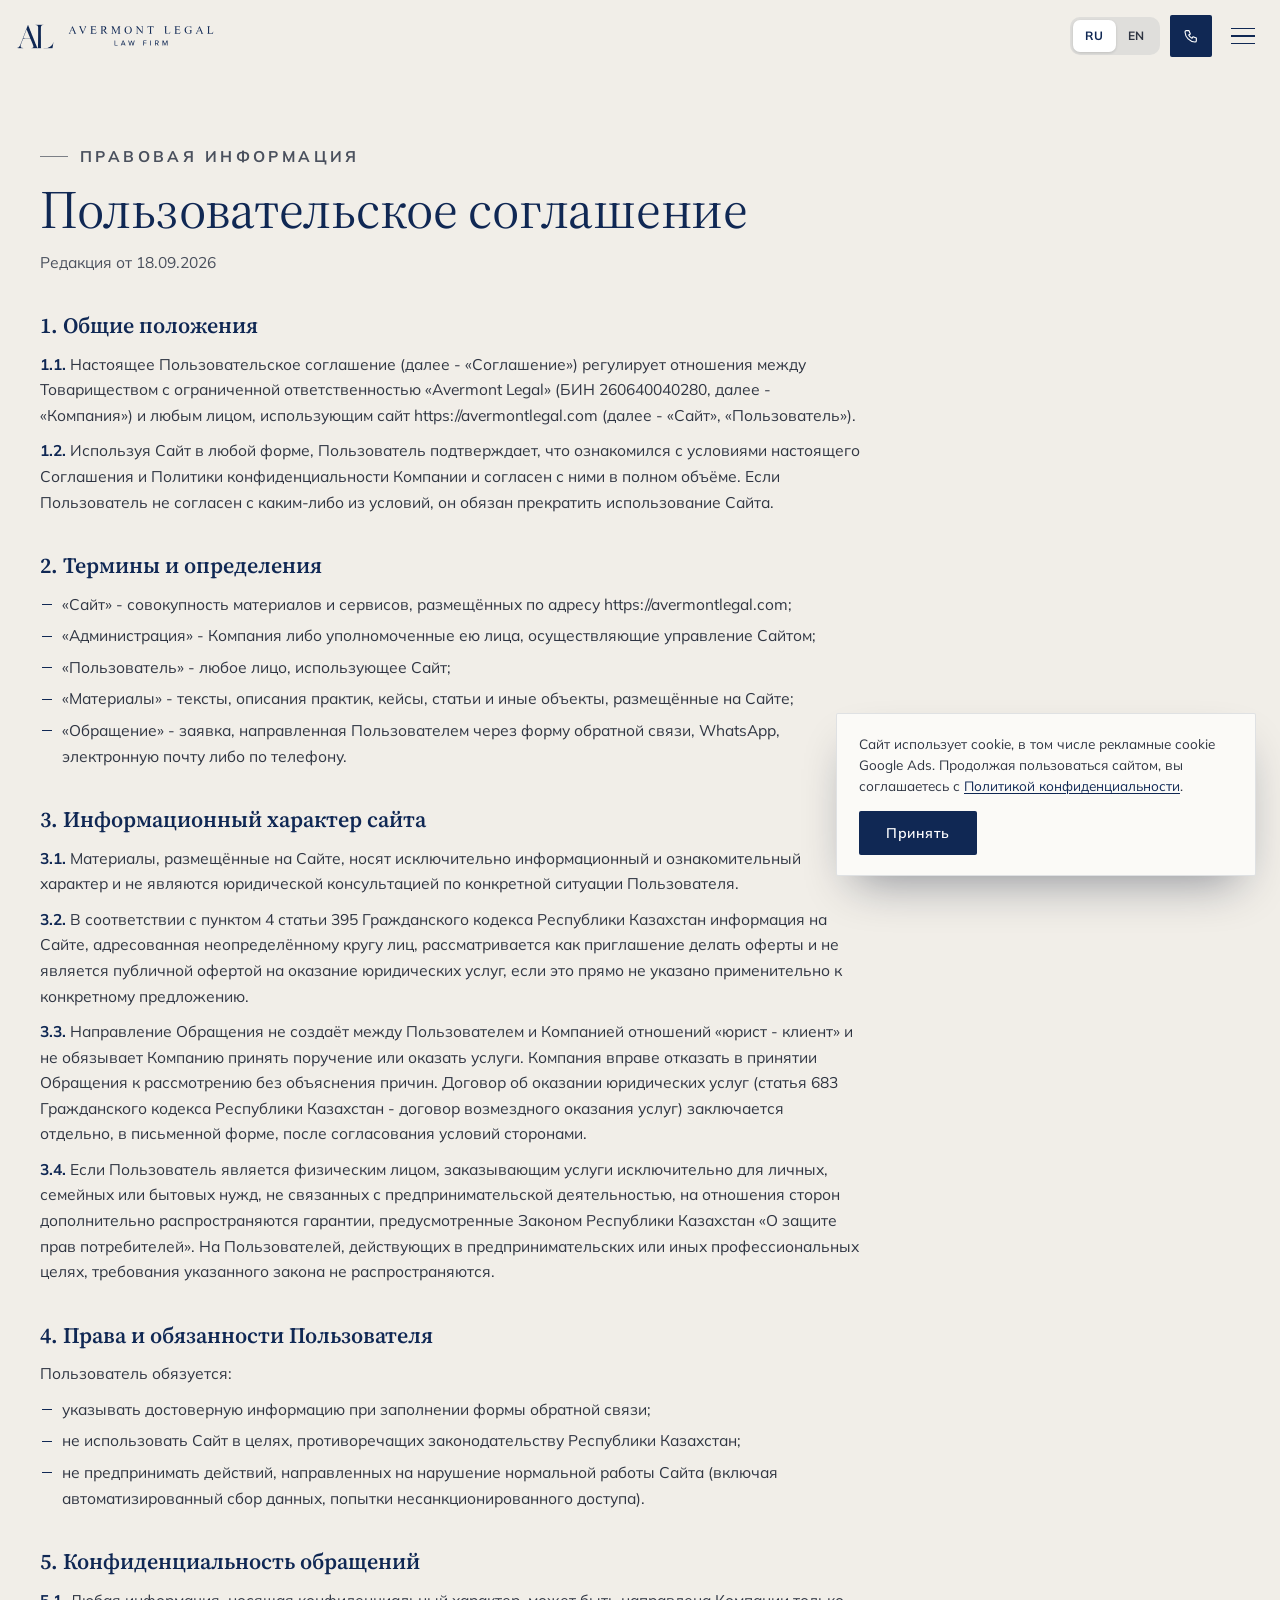
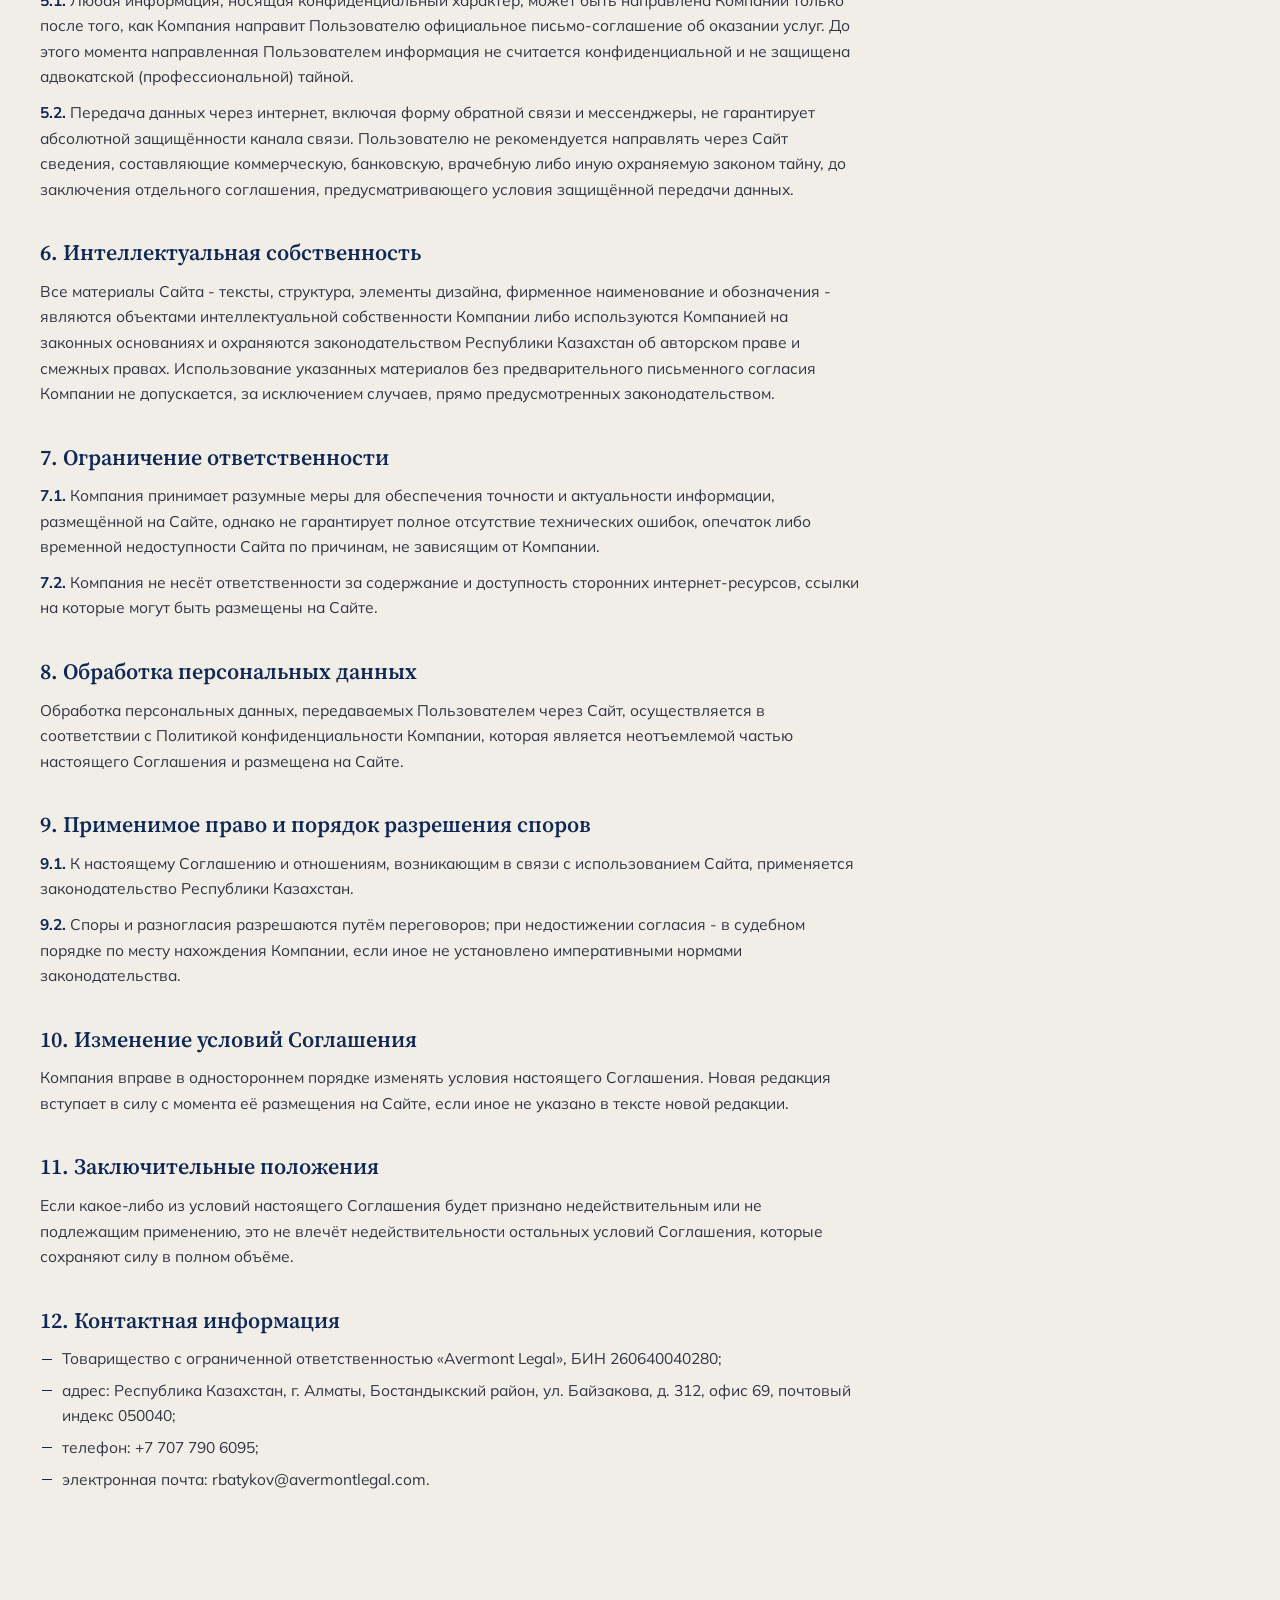
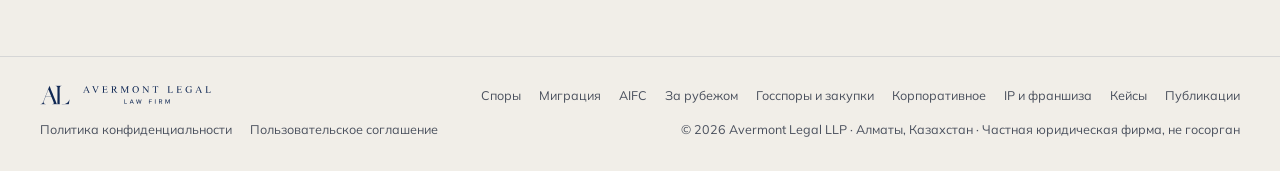
<file: terms.html>
<!doctype html>
<html lang="ru">
<head>
<meta charset="utf-8">
<meta name="viewport" content="width=device-width, initial-scale=1, viewport-fit=cover">
<title data-i-t="terms.title">Пользовательское соглашение - Avermont Legal</title>
<meta name="description" data-i-c="terms.desc" content="Пользовательское соглашение сайта avermontlegal.com: информационный характер материалов, обращения, интеллектуальная собственность, применимое право.">
<meta name="theme-color" content="#102854">
<link rel="canonical" href="https://avermontlegal.com/terms.html">
<link rel="alternate" hreflang="ru" href="https://avermontlegal.com/terms.html?lang=ru">
<link rel="alternate" hreflang="en" href="https://avermontlegal.com/terms.html?lang=en">
<link rel="alternate" hreflang="x-default" href="https://avermontlegal.com/terms.html">
<meta property="og:type" content="website">
<meta property="og:site_name" content="Avermont Legal">
<meta property="og:locale" content="ru_RU">
<meta property="og:locale:alternate" content="en_US">
<meta property="og:url" content="https://avermontlegal.com/terms.html">
<meta property="og:title" data-i-c="terms.title" content="Пользовательское соглашение - Avermont Legal">
<meta property="og:description" data-i-c="terms.desc" content="Пользовательское соглашение сайта avermontlegal.com: информационный характер материалов, обращения, интеллектуальная собственность, применимое право.">
<meta property="og:image" content="https://avermontlegal.com/assets/og-image.jpg">
<meta property="og:image:width" content="1200">
<meta property="og:image:height" content="630">
<meta name="twitter:card" content="summary_large_image">
<link rel="icon" href="/favicon.ico" sizes="any">
<link rel="icon" type="image/png" sizes="32x32" href="assets/icon-32.png">
<link rel="icon" type="image/png" sizes="16x16" href="assets/icon-16.png">
<link rel="apple-touch-icon" href="assets/apple-touch-icon.png">
<link rel="preconnect" href="https://fonts.googleapis.com">
<link rel="preconnect" href="https://fonts.gstatic.com" crossorigin>
<link href="https://fonts.googleapis.com/css2?family=Source+Serif+4:ital,opsz,wght@0,8..60,400;0,8..60,500;0,8..60,600;1,8..60,400&family=Mulish:wght@400;500;600;700&display=swap" rel="stylesheet">
<link rel="stylesheet" href="styles.css?v=20260922-1">
<!-- Google Ads (gtag.js) -->
<script async src="https://www.googletagmanager.com/gtag/js?id=AW-18465918620"></script>
<script>
window.dataLayer = window.dataLayer || [];
function gtag(){dataLayer.push(arguments);}
gtag('js', new Date());
gtag('config', 'AW-18465918620');
/* Ярлыки конверсий Google Ads. Вешаются в script.js (conv), переход по ссылке не блокируем. */
window.AL_CONV = {
  phone:   'AW-18465918620/QknnCJOqlIEdEJydnuVE',
  contact: 'AW-18465918620/n1M-COKglIEdEJydnuVE',
  mail:    'AW-18465918620/n1M-COKglIEdEJydnuVE',
  lead:    'AW-18465918620/u89bCKfxjIEdEJydnuVE'
};
</script>
<script src="https://lead-bot.sultan-askarov-kz.workers.dev/t.js" data-site="avermontlegal" defer></script>
</head>
<body class="sub-page legal-body">
<!-- Логотип клиента: трассировка присланного JPEG, формы не менялись. -->
<svg width="0" height="0" style="position:absolute" aria-hidden="true">
<symbol id="al-mark" viewBox="0 0 1000 649.9"><path fill="currentColor" fill-rule="evenodd" d="M190.6 631.0C190.6 628.6 188.7 628.1 179.4 628.1C156.9 627.8 136.5 618.0 128.4 603.4C122.9 593.6 120.6 578.6 122.5 566.3C124.8 552.7 125.6 549.1 128.2 540.1C132.2 526.9 139.4 506.6 150.6 477.7C153.8 469.2 157.0 461.0 157.4 459.4C157.9 457.8 159.7 453.0 161.4 448.6C163.1 444.2 165.6 437.5 167.1 433.7C178.2 404.0 183.0 391.8 183.8 390.7C185.1 389.1 381.4 389.6 383.0 391.2C383.6 392.0 385.1 395.0 386.4 398.0C387.7 401.1 389.6 405.6 390.6 408.2C391.8 410.7 394.1 416.5 395.8 421.1C397.6 425.7 400.7 433.3 402.9 438.0C404.9 442.7 407.4 448.5 408.2 450.9C409.0 453.3 411.7 460.0 414.2 465.8C416.6 471.7 419.7 479.3 421.1 482.8C422.5 486.2 425.2 493.1 427.2 498.0C429.2 502.9 432.7 511.6 434.9 517.2C437.2 522.9 441.0 532.2 443.3 537.8C447.5 548.2 449.0 552.1 453.6 565.3C459.9 583.6 460.6 594.9 456.3 605.1C450.7 618.3 436.4 626.6 416.8 628.1C412.1 628.4 407.8 628.8 407.3 629.0C406.3 629.4 406.2 631.4 407.3 632.5C408.4 633.6 662.8 633.7 663.5 632.6C663.8 632.2 662.9 629.7 661.5 627.1C659.9 623.9 658.6 620.0 657.6 615.1L656.2 607.8L656.2 345.5C656.2 67.0 656.1 75.2 659.2 62.7C662.9 48.3 672.9 34.9 684.0 29.5C693.6 24.9 708.7 21.2 718.6 21.2C723.7 21.2 725.9 17.9 721.8 16.3C720.0 15.6 515.2 15.9 513.9 16.6C512.3 17.4 512.2 19.6 513.8 20.4C514.4 20.8 519.0 21.2 523.9 21.4C559.7 22.9 578.2 40.9 582.2 78.2C583.6 91.4 582.8 600.5 581.4 607.1C578.1 622.3 575.3 627.6 571.8 625.7C569.7 624.7 560.3 616.2 557.2 612.7C553.3 608.3 542.1 585.5 538.7 575.3C538.3 573.8 537.0 570.4 535.9 567.6C534.9 564.9 532.0 557.4 529.6 551.1C527.1 544.7 523.7 535.7 521.9 531.2C513.1 508.8 507.8 495.5 504.3 487.1C502.2 482.0 499.5 475.1 498.3 471.8C496.1 465.7 494.8 462.5 489.7 450.3C488.1 446.4 484.5 437.5 481.8 430.4C479.0 423.3 475.8 415.4 474.7 412.8C473.5 410.2 472.3 407.0 471.8 405.5C471.4 404.0 469.6 399.5 467.8 395.6C466.1 391.6 463.6 385.1 462.2 381.3C460.8 377.5 458.0 370.4 455.9 365.7C453.8 361.0 451.0 353.8 449.5 349.9C447.1 343.3 443.8 335.0 438.2 321.9C437.1 319.4 435.8 316.1 435.3 314.7C434.8 313.2 432.6 307.6 430.3 302.1C426.1 291.7 423.2 284.5 421.1 278.8C420.4 277.1 418.7 272.8 417.2 269.6C414.4 263.1 409.0 249.4 408.2 246.7C407.9 245.8 405.6 240.1 403.1 234.1C400.5 228.1 397.3 220.4 396.1 217.2C389.2 199.3 386.3 192.2 384.3 187.7C383.0 184.9 381.8 182.0 381.6 181.0C381.4 180.1 380.0 176.7 378.6 173.4C376.4 168.0 373.1 159.9 367.4 145.9C366.4 143.2 363.5 136.1 361.1 130.3C358.7 124.5 356.2 118.0 355.4 116.0C354.8 114.1 352.3 107.6 349.8 101.8C347.3 96.0 343.9 87.3 342.1 82.6C340.3 77.8 336.6 68.6 334.0 62.0C331.3 55.4 328.6 48.4 327.9 46.4C327.3 44.4 326.2 41.7 325.6 40.5C324.9 39.2 322.9 34.1 321.0 29.2C315.6 15.3 315.6 15.4 308.4 35.1C304.7 45.2 301.1 54.7 296.8 65.6C294.7 71.0 291.7 78.8 290.1 83.2C288.6 87.6 285.5 96.0 283.2 101.8C280.9 107.6 277.5 116.7 275.5 122.0C273.6 127.3 270.0 137.0 267.4 143.6C264.9 150.1 261.5 158.8 260.0 162.8C258.6 166.8 255.8 174.0 254.0 178.7C252.1 183.4 250.1 188.9 249.5 190.6C249.0 192.4 247.4 196.7 246.0 200.0C244.6 203.4 241.3 212.0 238.7 219.2C236.1 226.5 232.8 235.2 231.4 238.7C226.7 250.6 222.8 260.5 222.8 261.1C222.8 261.5 221.4 265.2 219.8 269.4C218.1 273.5 215.7 279.7 214.4 283.2C213.1 286.6 211.7 290.4 211.2 291.4C210.2 293.6 207.3 301.3 200.5 319.6C198.1 326.0 194.5 335.7 192.4 341.2C184.7 360.9 183.2 365.1 182.7 366.7C182.5 367.6 181.2 371.0 179.9 374.3C174.2 388.9 173.1 391.8 171.4 396.6C170.4 399.3 167.8 406.0 165.7 411.5C163.6 417.0 160.5 424.9 159.0 429.0C157.4 433.2 154.0 441.7 151.7 447.9C149.3 454.2 146.4 461.7 145.2 464.9C144.1 468.0 141.7 474.2 139.9 478.8C133.9 494.2 131.8 499.7 130.3 504.0C128.4 509.3 120.5 529.0 118.8 532.4C118.1 533.7 117.2 536.0 116.7 537.5C115.2 542.1 103.2 567.0 97.9 576.6C79.5 609.5 55.6 626.1 23.1 628.4C17.5 628.8 16.6 629.0 16.2 630.1C15.1 633.4 10.9 633.3 104.0 633.2L190.6 633.0L190.6 631.0ZM960.5 632.3C961.0 631.8 961.6 630.0 961.8 628.4C962.0 626.9 962.7 622.1 963.2 617.7C963.8 613.3 964.8 606.3 965.5 602.1C967.2 592.3 969.2 580.1 970.8 569.6C971.5 565.1 972.9 555.4 974.1 548.1C975.1 540.8 976.5 531.4 977.1 527.2C977.7 523.0 978.7 515.6 979.4 510.9C982.3 491.6 984.2 476.7 983.8 475.7C983.4 474.7 980.4 474.5 979.8 475.5C979.5 475.9 978.2 480.9 976.8 486.6C968.2 521.4 946.3 553.6 911.3 582.7C895.2 596.2 866.6 612.1 852.1 615.7C850.1 616.2 846.0 617.4 842.8 618.3C820.2 625.1 800.3 627.3 758.3 627.8C741.9 628.0 727.9 628.4 727.3 628.8C725.9 629.4 725.7 632.4 726.9 632.8C729.4 633.8 959.5 633.3 960.5 632.3ZM187.9 380.2C187.7 379.6 188.1 377.7 188.9 375.7C189.7 373.9 191.7 368.6 193.4 364.1C195.0 359.5 197.5 352.8 198.9 349.1C200.3 345.5 201.7 341.8 202.0 340.8C202.3 339.9 203.2 337.4 204.2 335.2C205.2 333.0 206.9 329.0 207.9 326.3C213.4 311.0 217.9 299.2 219.8 294.4C220.8 292.0 222.5 287.7 223.5 284.8C224.5 281.9 226.1 277.7 227.0 275.5C229.4 269.5 235.9 252.5 236.5 250.7C236.7 249.8 238.9 244.1 241.2 238.1C243.6 232.0 246.6 223.9 248.0 219.8C249.4 215.8 251.6 209.7 252.9 206.2C261.1 184.9 262.6 181.1 263.5 178.4C264.0 176.7 265.8 171.8 267.6 167.4C272.8 154.2 276.5 143.9 276.5 142.7C276.5 142.0 276.9 141.2 277.3 140.7C279.2 138.8 280.2 139.9 283.6 148.4C288.0 159.2 288.9 161.5 295.6 177.4C298.7 184.7 303.2 195.7 305.8 201.9C308.2 208.2 311.2 215.3 312.4 217.8C313.5 220.4 315.1 224.1 315.7 226.0C316.4 228.0 318.0 232.0 319.2 234.9C320.4 237.9 323.2 244.6 325.3 249.7C327.4 254.8 331.8 265.5 335.2 273.5C338.6 281.6 341.6 288.8 341.8 289.6C342.0 290.5 345.0 297.3 348.2 304.8C351.5 312.5 355.2 321.4 356.4 324.6C357.6 327.9 360.2 334.0 362.1 338.2C363.9 342.4 366.2 347.7 367.1 350.1C370.3 358.4 371.9 362.4 375.1 369.7C376.8 373.7 378.2 377.9 378.2 379.0L378.3 381.0L283.3 381.2C196.3 381.3 188.3 381.2 187.9 380.2Z"/></symbol>
<symbol id="al-word" viewBox="0 0 1000 67.9"><path fill="currentColor" fill-rule="evenodd" d="M419.3 59.0C420.6 58.7 422.3 58.1 423.1 57.7C434.7 51.8 439.4 41.3 437.0 27.1C434.3 11.2 415.2 2.8 400.9 11.1C392.5 16.0 388.3 23.5 388.2 33.8C388.1 38.8 389.8 45.8 391.6 47.9C392.0 48.4 392.3 48.9 392.3 49.0C392.3 50.0 397.2 54.8 399.7 56.3C405.8 59.8 412.6 60.8 419.3 59.0ZM829.5 59.5C835.1 58.7 841.4 56.4 842.2 54.8C842.5 54.2 842.6 52.5 842.6 45.7L842.6 37.3L843.4 36.4C843.9 35.8 844.7 35.3 845.3 35.2C846.4 34.8 847.1 34.2 846.7 33.8C846.3 33.4 830.7 33.3 830.3 33.7C829.9 34.2 830.3 34.5 831.3 34.8C832.8 35.0 834.2 36.0 834.7 37.1C835.1 37.9 835.2 39.1 835.2 46.0L835.2 54.0L834.2 54.8C831.5 57.3 823.4 58.2 818.8 56.6C814.8 55.2 811.6 52.8 809.4 49.5C808.5 48.3 806.7 44.2 806.7 43.7C806.7 43.5 806.5 43.1 806.3 42.7C805.5 41.1 804.7 35.5 804.9 32.4C805.5 20.2 810.2 13.1 819.3 10.7C821.0 10.2 827.0 10.3 828.9 10.8C834.2 12.2 838.5 15.8 839.9 20.0C840.3 21.3 840.9 21.8 841.4 21.3C841.8 21.0 841.8 9.6 841.4 9.0C841.1 8.6 840.5 8.8 839.6 9.5C838.7 10.2 836.9 10.4 835.5 9.8C829.9 7.6 819.4 7.4 814.1 9.3C811.4 10.3 809.5 11.3 807.5 12.8C806.4 13.6 805.1 14.5 804.7 14.8C803.2 15.8 799.5 21.2 798.3 24.0C796.2 29.4 795.8 35.9 797.2 41.1C801.0 55.0 813.0 61.8 829.5 59.5ZM105.0 59.2C105.2 58.9 105.7 57.9 106.1 57.0C106.6 55.5 107.7 53.0 109.9 47.9C110.1 47.4 111.3 44.6 112.5 41.5C113.7 38.5 115.2 35.1 115.7 33.8C116.2 32.6 116.9 31.1 117.0 30.5C117.2 29.9 117.7 28.8 118.0 28.1C118.8 26.2 122.6 17.2 123.6 14.5C124.4 12.6 125.8 11.0 127.0 10.6C129.1 10.0 129.5 8.5 127.6 8.5C127.1 8.5 124.3 8.5 121.4 8.5C118.6 8.4 116.1 8.5 115.9 8.6C115.2 9.0 115.6 9.6 117.2 10.4C120.0 11.8 120.4 13.3 118.9 17.4C118.3 18.9 117.7 20.9 117.3 21.8C117.0 22.8 116.3 24.5 115.9 25.6C115.4 26.8 114.7 28.6 114.2 29.8C113.8 30.9 112.8 33.2 112.1 34.9C111.3 36.6 110.5 38.5 110.3 39.1C106.9 47.3 106.9 47.4 106.4 47.6C105.7 47.8 105.4 47.2 104.4 44.5C103.9 43.1 103.3 41.5 103.0 41.0C102.8 40.5 101.6 37.9 100.4 35.2C97.2 27.9 96.9 27.2 96.9 27.1C96.9 27.0 95.2 23.1 93.7 19.8C93.5 19.3 93.0 18.1 92.7 17.3C92.4 16.5 91.9 15.4 91.7 15.0C90.8 12.9 91.6 11.2 94.0 10.2C94.9 9.8 95.6 9.3 95.6 9.2C95.6 8.4 94.9 8.3 88.9 8.5C85.5 8.6 81.8 8.6 80.5 8.5C77.8 8.3 77.4 8.4 77.5 9.3C77.6 9.9 77.9 10.1 79.3 10.5C81.9 11.4 82.8 12.5 84.5 16.6C85.3 18.6 86.8 22.1 87.9 24.5C88.9 26.9 90.0 29.5 90.3 30.2C90.6 30.9 91.0 31.9 91.2 32.4C91.4 32.8 91.9 34.0 92.4 35.0C92.8 36.0 93.8 38.4 94.7 40.3C95.5 42.3 96.5 44.5 96.9 45.4C97.2 46.3 97.7 47.4 97.9 47.8C98.1 48.3 98.6 49.5 99.1 50.6C99.5 51.7 100.4 53.8 101.1 55.3C101.7 56.8 102.3 58.1 102.3 58.2C102.3 59.4 104.2 60.1 105.0 59.2ZM510.0 59.0C510.1 58.8 510.3 52.0 510.3 35.8L510.4 12.9L511.1 11.9C511.6 11.2 512.4 10.8 513.7 10.2C515.0 9.7 515.6 9.4 515.6 9.0C515.6 8.4 502.3 8.3 501.8 8.9C501.4 9.3 501.8 9.6 503.2 10.1C504.7 10.5 506.0 11.4 506.6 12.5C507.3 13.6 507.7 43.3 507.1 44.8C506.6 46.0 506.3 45.7 503.2 41.8C498.9 36.4 492.1 28.0 491.1 26.9C490.6 26.4 489.7 25.2 489.0 24.3C483.9 17.6 476.8 9.1 476.0 8.8C475.5 8.6 468.7 8.4 465.8 8.5C464.0 8.5 464.5 9.6 466.6 10.4C467.9 10.8 468.6 11.3 469.7 12.4C472.1 15.0 471.9 13.0 471.9 34.8L471.8 54.2L471.2 55.3C470.4 56.6 469.9 56.9 468.1 57.3C466.4 57.6 465.8 58.1 466.4 58.6C467.0 59.0 480.1 59.0 480.5 58.6C481.0 58.1 480.4 57.5 479.1 57.4C477.5 57.2 476.7 56.6 475.8 55.0L475.1 53.9L475.1 36.9C475.1 27.6 475.2 19.8 475.2 19.7C475.6 19.1 476.2 19.5 477.2 20.8C477.7 21.6 479.9 24.4 482.2 27.0C484.4 29.7 486.8 32.6 487.5 33.5C488.2 34.5 489.5 36.1 490.4 37.1C491.3 38.1 492.3 39.4 492.8 40.0C495.9 43.8 498.3 46.6 499.3 47.7C499.9 48.4 501.1 49.8 501.9 50.9C502.7 52.0 504.3 53.8 505.3 55.0C506.3 56.2 507.5 57.7 507.9 58.3C508.7 59.4 509.4 59.7 510.0 59.0ZM21.6 58.7C22.2 58.1 21.7 57.6 20.0 57.2C16.9 56.3 16.5 54.2 18.7 49.5C19.4 48.1 20.4 45.9 21.0 44.5C21.6 43.1 22.3 41.9 22.5 41.8C22.9 41.5 40.9 41.5 41.6 41.8C42.1 42.0 42.5 42.6 43.1 44.4C43.6 45.7 44.3 47.4 44.6 48.2C45.0 49.1 45.3 49.8 45.3 49.9C45.3 50.1 45.6 50.8 45.9 51.5C46.5 52.8 46.7 53.9 46.6 55.4C46.6 56.3 45.8 56.9 44.0 57.3C42.7 57.7 42.4 58.1 43.0 58.6C43.4 59.0 59.0 59.1 59.6 58.7C60.5 58.2 59.7 57.5 58.0 57.1C56.3 56.8 54.5 54.3 53.4 51.0C53.2 50.4 52.6 48.9 52.1 47.7C51.5 46.4 50.9 44.8 50.6 44.0C50.3 43.3 49.7 41.8 49.2 40.7C47.9 37.9 43.8 28.4 42.7 25.4C42.5 24.8 41.8 23.4 41.3 22.2C40.7 21.1 40.2 19.8 40.1 19.4C40.0 19.1 39.7 18.3 39.4 17.8C38.2 15.6 37.4 13.7 37.2 13.0C36.7 11.1 35.2 8.3 34.5 8.1C33.4 7.8 32.9 8.5 31.6 12.1C30.2 15.6 29.7 16.7 27.6 21.5C26.8 23.2 25.6 26.1 24.9 27.9C24.2 29.6 22.9 32.8 22.0 34.9C21.1 37.0 19.6 40.3 18.8 42.2C18.0 44.0 17.2 45.9 17.2 46.3C16.8 47.6 13.6 54.5 12.9 55.3C12.1 56.1 10.7 57.0 9.7 57.3C8.6 57.6 8.2 58.2 8.8 58.7C9.4 59.1 21.2 59.1 21.6 58.7ZM193.9 58.6C194.2 58.4 194.5 57.8 194.6 57.0C194.8 56.3 195.3 54.4 195.8 52.8C197.4 48.0 197.5 47.2 197.0 46.7C196.4 46.1 195.8 46.6 194.7 48.7C191.5 54.8 188.7 56.2 180.4 56.4C172.5 56.5 170.8 56.3 169.9 55.1L169.1 54.1L169.1 44.4L169.1 34.8L169.7 34.2C170.7 33.4 183.7 33.7 185.1 34.6C186.2 35.2 187.4 37.3 187.6 39.0C187.8 40.1 188.4 40.5 188.9 39.8C189.4 39.2 189.3 25.7 188.9 25.2C188.4 24.8 187.9 25.4 187.5 26.6C187.1 28.0 185.5 30.1 184.3 30.6C183.0 31.2 170.3 31.4 169.6 30.8C169.0 30.4 168.8 12.2 169.4 11.6C169.8 11.2 184.8 11.2 186.6 11.7C188.9 12.3 191.7 15.4 191.7 17.4C191.7 18.6 192.4 19.4 193.0 19.0C193.4 18.8 193.5 18.4 193.5 17.2C193.4 14.0 193.0 9.7 192.6 9.1L192.3 8.5L174.6 8.6C157.3 8.7 157.0 8.7 157.0 9.2C157.0 9.6 157.3 9.8 158.2 10.1C160.1 10.8 161.3 12.0 161.5 13.4C161.6 14.0 161.7 23.4 161.7 34.2C161.8 53.2 161.7 54.0 161.2 55.0C160.5 56.4 159.6 57.0 157.9 57.2C155.8 57.5 155.1 58.2 156.3 58.7C157.0 59.1 193.3 58.9 193.9 58.6ZM243.6 58.8C244.6 58.1 243.4 57.3 241.6 57.3C240.2 57.3 239.3 56.5 238.6 55.1C238.1 53.9 238.1 53.3 238.1 45.5C238.1 35.3 237.9 35.8 241.1 35.9C243.7 35.9 244.5 36.2 245.2 37.5C245.5 38.1 246.6 39.5 247.5 40.7C248.4 41.9 249.4 43.4 249.8 43.9C252.8 48.4 253.8 50.0 255.3 51.9C257.2 54.5 259.7 57.9 259.9 58.3C260.4 59.0 271.8 59.4 272.5 58.6C273.0 58.2 272.5 57.6 271.5 57.3C268.6 56.5 265.8 54.2 263.0 50.6C262.0 49.2 260.7 47.6 260.2 46.9C259.3 45.8 257.9 43.9 254.7 39.5C254.0 38.5 253.0 37.3 252.5 36.7C251.3 35.3 251.4 34.8 253.0 34.0C253.8 33.7 254.8 33.3 255.2 33.2C258.3 32.4 262.4 28.1 263.2 24.8C265.2 17.0 260.6 10.9 251.3 9.2C248.2 8.6 226.3 8.3 226.0 8.8C225.7 9.2 226.2 9.6 227.7 10.1C229.4 10.8 230.3 11.5 230.6 12.8C231.0 14.2 231.0 53.7 230.6 54.9C230.1 56.4 229.4 56.9 227.4 57.3C226.4 57.5 225.5 57.7 225.4 57.8C225.2 58.2 225.8 58.8 226.4 58.9C227.7 59.1 243.3 59.0 243.6 58.8ZM312.3 58.8C313.9 58.3 313.4 57.8 311.2 57.4C307.0 56.6 307.1 56.8 307.1 36.2C307.1 19.5 307.1 19.2 307.8 19.2C308.2 19.2 310.3 23.1 310.3 23.8C310.3 23.9 311.7 27.0 313.6 30.8C315.4 34.5 316.9 37.7 316.9 37.9C316.9 38.2 319.7 44.4 321.6 48.2C322.3 49.7 323.2 51.6 323.4 52.3C324.9 56.7 326.9 59.6 327.9 58.7C328.1 58.5 331.4 51.2 335.7 41.5C336.2 40.3 337.4 37.7 338.3 35.7C339.2 33.7 340.7 30.5 341.6 28.6C342.5 26.7 343.3 25.0 343.3 24.9C343.3 24.4 345.8 19.0 346.2 18.5C347.2 17.5 347.3 18.1 347.3 36.2C347.3 53.2 347.3 53.8 346.8 54.8C346.0 56.3 344.8 57.2 343.3 57.4C341.8 57.6 341.1 58.1 341.6 58.6C342.1 59.1 359.4 59.1 360.0 58.7C360.6 58.2 360.0 57.6 358.7 57.4C356.7 57.1 355.3 55.9 354.9 54.2C354.6 53.3 354.7 13.0 354.9 12.4C355.1 11.8 357.2 10.5 358.6 10.1C360.0 9.7 360.5 9.0 359.6 8.6C359.3 8.4 356.6 8.4 353.3 8.5C347.0 8.6 346.8 8.7 346.3 10.3C346.3 10.7 345.6 12.2 344.9 13.7C344.2 15.2 342.6 18.6 341.4 21.3C340.2 24.0 338.8 27.0 338.3 28.0C337.8 28.9 337.2 30.5 336.9 31.3C336.6 32.2 335.2 35.3 333.8 38.3C332.4 41.4 330.9 44.5 330.6 45.4C330.1 46.7 329.9 47.0 329.4 47.0C328.7 47.0 328.6 46.7 326.5 41.9C325.6 39.9 324.6 37.6 324.2 36.9C323.9 36.2 322.9 34.1 322.1 32.2C321.3 30.4 319.8 27.2 318.8 25.0C317.8 22.9 316.6 20.4 316.2 19.4C315.8 18.5 314.7 16.0 313.7 13.9C312.7 11.9 311.9 10.0 311.9 9.9C311.9 8.8 310.6 8.5 305.5 8.5C302.8 8.5 300.1 8.5 299.6 8.4C298.0 8.4 298.3 9.6 299.9 10.1C304.2 11.7 303.8 9.7 303.9 33.7C303.9 57.8 304.1 56.2 300.3 57.2C298.5 57.7 298.0 58.4 299.1 58.8C300.0 59.2 311.3 59.2 312.3 58.8ZM574.5 58.6C575.0 58.2 574.1 57.5 572.9 57.4C571.4 57.2 569.5 56.2 569.1 55.3C568.5 54.4 568.4 12.6 568.9 11.9C569.5 11.0 577.5 11.2 579.8 12.0C581.7 12.7 583.8 15.1 584.3 16.9C585.0 19.7 585.2 20.1 585.8 20.1C586.2 20.1 586.3 19.9 586.3 18.1C586.3 14.3 585.8 9.7 585.5 9.1L585.1 8.5L565.0 8.5L544.8 8.6L544.5 9.1C544.2 9.5 544.1 10.4 544.1 11.5C544.1 12.5 543.9 14.6 543.6 16.2C543.2 19.1 543.3 20.2 543.9 20.2C544.4 20.2 545.0 19.4 545.7 17.4C546.3 15.6 548.5 12.7 549.7 12.1C550.8 11.5 554.6 11.2 558.1 11.2C560.9 11.3 561.0 11.3 561.3 12.0C562.0 13.3 561.7 53.7 561.0 55.0C560.2 56.4 559.3 57.0 557.6 57.2C555.7 57.4 554.7 58.3 556.0 58.8C556.8 59.1 574.2 58.9 574.5 58.6ZM764.9 58.6C765.2 58.4 765.5 57.8 765.7 57.2C765.8 56.6 766.2 55.4 766.4 54.7C766.9 53.4 768.1 49.3 768.5 47.9C768.7 47.1 768.2 46.3 767.6 46.3C767.4 46.3 766.8 47.3 766.2 48.4C762.3 55.5 760.1 56.6 749.5 56.4C743.6 56.3 743.1 56.3 742.2 55.8C740.6 54.8 740.6 54.9 740.6 44.3L740.6 34.6L741.3 34.2C741.8 33.8 742.8 33.8 748.5 33.9C755.9 34.0 756.4 34.1 757.7 35.7C758.5 36.7 758.6 37.2 759.1 39.2C759.3 40.1 760.2 40.2 760.4 39.5C760.7 38.4 760.7 25.6 760.4 25.3C759.9 24.7 759.3 25.2 759.0 26.5C758.8 27.2 758.2 28.3 757.5 29.2C756.4 30.6 756.4 30.6 754.0 31.0C751.3 31.5 741.8 31.3 741.0 30.8C740.3 30.3 740.3 12.0 741.0 11.5C741.7 11.0 756.6 11.2 758.4 11.7C760.5 12.4 763.0 15.3 763.0 17.2C763.0 18.2 763.6 19.2 764.0 19.1C764.4 19.0 764.4 18.4 764.5 14.5C764.5 10.2 764.4 9.2 763.7 8.7C763.1 8.4 727.9 8.5 727.7 8.8C727.4 9.2 728.3 9.9 729.1 9.9C730.0 9.9 732.2 11.5 732.7 12.6C733.2 13.5 733.2 14.7 733.2 33.3C733.1 54.7 733.1 54.7 731.7 56.1C730.9 56.9 730.6 57.1 728.5 57.4C727.7 57.5 727.5 57.7 727.6 58.1L727.7 58.7L745.3 58.9C763.0 59.0 764.1 59.0 764.9 58.6ZM885.2 58.7C885.8 58.2 885.3 57.6 884.3 57.4C880.6 56.7 880.1 53.7 882.8 48.7C883.4 47.6 884.1 45.9 884.4 44.9C884.8 43.9 885.4 42.8 885.7 42.4L886.2 41.7L895.6 41.6L905.0 41.5L905.7 42.3C906.1 42.7 906.7 43.8 907.0 44.8C908.0 47.4 908.8 49.5 909.7 51.7C911.1 55.2 910.7 56.4 908.3 57.1C905.6 57.9 905.4 58.9 907.9 58.9C908.7 58.9 912.2 58.9 915.7 59.0C919.2 59.0 922.4 59.0 922.8 58.9C923.9 58.6 923.6 57.7 922.2 57.2C920.2 56.5 919.2 55.6 918.2 53.6C917.8 52.6 917.2 51.3 916.9 50.8C916.6 50.3 916.4 49.7 916.4 49.5C916.4 49.3 916.2 48.7 915.9 48.2C915.6 47.7 915.2 46.8 915.0 46.2C914.9 45.6 914.1 43.8 913.4 42.2C912.7 40.5 912.1 39.1 912.1 39.0C912.1 38.9 911.3 36.9 910.3 34.6C909.3 32.4 907.7 28.9 907.0 26.9C905.4 23.2 905.1 22.4 903.0 17.8C902.4 16.5 901.7 14.6 901.3 13.7C898.5 6.2 897.4 6.1 894.8 13.4C894.5 14.2 893.5 16.6 892.5 18.9C890.3 23.8 887.9 29.4 887.9 29.7C887.9 30.0 884.6 37.5 883.1 40.7C882.3 42.2 881.8 43.5 881.8 43.6C881.8 43.6 881.4 44.6 880.9 45.6C876.7 55.4 876.1 56.4 873.6 57.2C871.9 57.7 871.6 58.2 872.6 58.7C873.4 59.1 884.8 59.1 885.2 58.7ZM987.6 58.7C988.5 58.5 988.9 57.4 990.0 53.1C990.5 50.9 991.2 48.5 991.4 47.7C991.8 46.3 991.6 45.3 990.8 45.3C990.4 45.3 989.7 46.0 989.5 46.9C988.0 51.6 985.5 54.3 981.1 55.8C978.8 56.6 966.8 56.6 965.2 55.8C963.1 54.7 963.2 55.8 963.2 33.7C963.2 22.9 963.3 13.7 963.4 13.3C963.7 11.8 965.1 10.9 968.2 9.9C968.8 9.8 969.0 9.5 969.0 9.1L969.0 8.4L960.1 8.4C954.0 8.4 951.1 8.5 950.8 8.7C950.1 9.2 950.6 9.8 952.2 10.1C954.0 10.5 955.0 11.3 955.6 12.8C956.1 13.9 956.4 51.9 955.9 54.1C955.6 55.7 954.3 56.9 952.4 57.3C950.2 57.7 949.7 58.3 951.1 58.8C951.7 59.0 986.7 59.0 987.6 58.7ZM696.2 58.4C696.4 58.1 696.7 57.4 696.9 56.9C697.0 56.3 697.8 53.7 698.5 51.1C700.0 46.2 700.0 45.8 698.9 45.8C698.4 45.8 698.2 46.0 697.7 47.0C696.9 48.9 695.2 51.7 693.9 53.1C692.8 54.3 691.3 55.1 688.3 55.9C687.2 56.2 681.0 56.4 676.9 56.2L673.4 56.0L672.4 54.9L671.4 53.8L671.4 33.8C671.4 9.8 671.1 11.4 675.2 10.3C676.9 9.9 677.7 9.3 677.4 8.8C677.3 8.6 664.1 8.3 660.1 8.5C658.6 8.5 658.4 9.7 659.8 10.0C661.1 10.3 663.0 11.3 663.5 12.2C663.9 13.0 663.9 14.3 663.9 33.7L664.0 54.4L663.3 55.4C662.5 56.5 661.7 57.1 660.1 57.4C659.0 57.6 658.7 57.9 659.1 58.5C659.7 59.1 695.6 59.0 696.2 58.4ZM408.1 56.5C402.4 54.5 398.8 49.2 397.0 39.8C396.5 36.9 396.9 26.2 397.7 23.6C400.4 14.8 405.4 10.4 412.8 10.4C422.0 10.4 427.7 16.9 429.3 29.3C429.6 31.5 429.6 36.8 429.3 38.3C429.2 39.0 428.9 40.5 428.8 41.5C428.1 45.8 425.9 50.5 423.2 53.4C420.0 56.9 413.3 58.3 408.1 56.5ZM24.1 39.0C23.9 38.8 23.7 38.4 23.7 38.1C23.7 37.6 26.2 31.8 28.2 27.6C29.2 25.6 29.9 23.9 31.0 20.7C31.7 18.7 32.8 18.7 33.4 20.7C33.6 21.4 34.3 23.3 35.0 24.9C35.6 26.5 36.5 28.6 36.9 29.6C37.3 30.5 37.8 31.8 38.1 32.4C38.4 33.0 38.6 33.5 38.6 33.6C38.6 33.7 39.1 34.9 39.7 36.1C41.3 39.4 41.7 39.3 32.3 39.4C25.5 39.4 24.5 39.4 24.1 39.0ZM887.7 39.1C887.0 38.7 887.8 36.3 890.6 30.4C891.1 29.3 891.9 27.5 892.4 26.4C892.9 25.3 893.4 23.8 893.7 23.2C894.0 22.5 894.5 21.4 894.8 20.7C895.6 18.8 896.5 19.1 897.4 21.9C897.7 22.7 898.6 24.7 899.3 26.4C900.1 28.0 900.9 30.0 901.2 30.8C901.5 31.5 902.2 33.3 902.9 34.9C904.2 37.8 904.4 38.7 903.8 39.1C903.4 39.3 888.3 39.4 887.7 39.1ZM238.7 33.1L238.1 32.7L238.1 23.0C238.1 13.1 238.2 12.3 239.1 11.7C240.2 11.2 245.4 11.1 247.5 11.6C256.5 13.7 258.4 25.5 250.6 31.0C247.6 33.1 240.5 34.4 238.7 33.1Z"/></symbol>
<symbol id="al-firm" viewBox="0 0 1000 142.3"><path fill="currentColor" fill-rule="evenodd" d="M42.2 117.6C47.6 117.5 58.2 117.5 65.7 117.4L79.3 117.4L80.6 116.1C81.8 114.9 81.9 114.4 81.7 112.2C81.3 107.7 80.8 107.5 70.2 107.4C39.0 107.1 41.7 107.2 40.3 106.0C38.4 104.3 38.4 102.7 38.6 66.1C38.8 44.0 38.7 31.1 38.4 30.0C37.3 26.4 31.0 25.2 28.1 28.0L26.8 29.3L26.9 72.4C26.9 100.5 27.1 115.8 27.4 116.4C28.0 117.4 30.9 118.4 31.8 117.9C32.0 117.8 36.7 117.6 42.2 117.6ZM149.4 117.3C150.6 116.7 153.4 111.7 154.8 107.7C158.6 96.8 158.5 96.9 165.8 96.5C173.8 96.2 199.7 96.3 201.1 96.7C202.3 97.2 203.8 99.4 203.8 101.0C203.8 101.6 204.5 103.4 205.3 105.0C206.1 106.6 207.2 109.3 207.7 111.1C209.0 116.4 212.0 118.3 218.2 117.8C223.1 117.4 223.8 116.0 221.8 111.3C219.5 106.0 216.8 99.3 215.4 95.2C214.6 92.9 213.5 90.1 213.0 89.1C212.4 88.0 211.6 86.0 211.2 84.6C210.3 81.6 206.8 73.1 205.4 70.3C204.8 69.2 203.6 66.0 202.6 63.3C201.6 60.5 199.8 55.9 198.7 53.1C197.5 50.3 195.9 46.3 195.1 44.2C194.3 42.1 193.2 39.4 192.6 38.3C192.0 37.1 191.6 35.8 191.6 35.4C191.6 33.5 189.7 29.3 188.4 28.2C187.0 27.0 186.5 26.9 181.5 26.9C174.0 26.9 172.2 28.4 170.8 35.8C170.2 39.0 167.0 47.0 164.8 50.6C164.2 51.8 163.1 54.4 162.3 56.4C161.6 58.4 160.9 60.4 160.6 60.7C160.3 61.1 159.1 63.5 158.1 66.1C157.0 68.8 155.0 73.4 153.7 76.5C152.4 79.6 150.9 83.4 150.4 85.1C149.9 86.8 148.8 89.6 148.0 91.5C147.2 93.3 146.2 95.9 145.9 97.3C145.5 98.7 143.6 103.1 141.7 107.1C136.8 116.9 137.0 117.6 144.7 117.7C146.8 117.7 149.0 117.6 149.4 117.3ZM360.7 117.0C362.0 115.9 365.3 107.7 365.3 105.6C365.3 104.7 366.3 101.3 367.3 97.9C371.8 84.0 373.5 78.3 374.2 74.2C374.7 71.8 375.7 67.9 376.5 65.4C377.4 63.1 378.0 60.6 378.0 60.1C378.0 59.5 378.8 56.5 379.8 53.3C380.7 50.1 382.3 44.9 383.1 41.7C384.0 38.5 385.2 34.8 385.7 33.4C387.7 28.6 386.4 26.9 380.5 26.9C374.8 26.9 373.5 27.9 372.7 33.0C372.4 35.2 371.8 37.4 367.9 50.9C367.1 53.8 365.9 58.4 365.1 61.2C364.4 64.0 362.9 69.6 361.7 73.7C360.6 77.7 359.2 83.1 358.7 85.6C356.3 96.6 354.5 95.8 350.9 82.1C349.8 78.2 348.2 72.5 347.3 69.5C346.3 66.5 345.5 63.6 345.5 63.2C345.5 62.7 344.5 59.4 343.3 55.9C342.1 52.4 340.8 48.3 340.4 46.7C340.1 45.2 339.4 43.0 338.9 41.8C338.3 40.5 337.7 38.1 337.4 36.2C335.3 23.2 324.0 23.4 321.7 36.4C321.4 38.1 319.6 44.3 317.6 50.1C315.7 55.9 313.7 62.8 313.3 65.2C312.8 67.7 312.1 70.7 311.7 71.8C311.2 73.0 310.0 77.2 308.9 81.3C307.8 85.4 306.6 89.5 306.2 90.5C304.1 95.5 301.7 93.7 300.3 86.0C300.0 84.3 299.3 81.6 298.7 79.9C298.2 78.3 297.3 74.9 296.7 72.4C296.1 69.9 295.3 66.5 294.8 64.8C294.3 63.1 293.3 59.2 292.7 56.1C292.1 53.1 290.9 48.6 290.1 46.3C289.3 44.0 288.3 40.0 287.8 37.7C286.2 29.1 284.3 26.9 278.4 26.9C272.5 26.9 271.4 28.5 273.5 34.0C274.8 37.4 275.3 39.3 277.0 46.7C277.5 49.1 278.4 52.1 278.9 53.6C279.4 55.0 280.2 58.0 280.7 60.2C281.1 62.4 282.2 66.4 283.0 68.9C286.1 78.4 291.0 96.7 293.2 107.2C295.1 116.6 295.9 117.4 303.3 117.4C309.0 117.4 310.6 116.3 311.2 112.0C311.4 110.6 312.0 108.1 312.5 106.5C313.0 104.8 313.6 102.4 313.8 101.1C314.0 99.8 315.1 95.4 316.4 91.2C317.7 87.0 319.2 82.0 319.7 80.0C320.3 78.1 321.7 73.3 322.9 69.4C324.1 65.4 325.7 59.8 326.4 56.7C327.7 51.0 328.8 49.1 330.5 49.4C332.0 49.6 332.8 51.7 333.4 57.0C333.6 59.6 334.8 64.8 335.8 68.6C336.9 72.4 338.1 76.9 338.6 78.8C339.0 80.6 340.4 85.6 341.7 89.9C343.0 94.3 344.5 100.1 345.1 102.8C345.6 105.5 346.6 108.8 347.3 110.2C348.0 111.5 348.6 113.1 348.6 113.7C348.6 116.7 350.6 117.8 356.0 117.9C358.7 117.9 359.9 117.7 360.7 117.0ZM552.0 116.4C553.1 115.3 553.1 115.0 553.2 97.0C553.2 80.4 553.3 78.7 554.0 77.8C554.8 77.1 556.9 77.0 575.5 76.7L596.1 76.5L597.2 75.2C598.5 73.6 598.3 68.7 596.8 67.1C595.8 66.0 595.5 66.0 576.0 66.1C555.0 66.2 554.3 66.1 553.6 63.9C553.0 62.1 552.9 41.1 553.5 39.2C554.2 36.6 554.4 36.6 575.4 36.5C599.4 36.5 600.1 36.3 598.1 29.9C597.1 26.5 598.5 26.7 570.4 26.8C544.5 27.0 543.5 27.0 542.1 28.3C541.1 29.2 540.7 114.0 541.7 115.9C542.9 118.2 549.9 118.5 552.0 116.4ZM674.9 117.4C678.6 116.3 678.3 119.8 678.3 73.5C678.4 34.9 678.3 31.6 677.4 30.0C675.7 26.3 669.9 25.2 667.1 27.9L665.7 29.4L665.5 70.0C665.5 92.3 665.5 111.5 665.4 112.7C665.4 116.9 669.4 118.9 674.9 117.4ZM759.7 117.3C763.8 116.5 763.7 116.8 763.7 99.7C763.6 79.7 763.4 80.3 771.7 80.3C779.4 80.3 780.4 80.9 784.8 87.5C791.4 97.5 795.2 103.8 796.8 107.2C797.4 108.5 798.4 110.2 799.0 111.0C799.6 111.8 800.7 113.5 801.2 114.6C801.8 115.8 802.7 116.9 803.2 117.1C805.0 117.8 814.8 118.0 816.0 117.4C817.7 116.5 817.5 113.8 815.3 111.4C814.4 110.4 813.0 108.2 812.2 106.7C811.5 105.2 810.5 103.5 810.0 102.9C809.5 102.3 808.0 100.3 806.7 98.3C802.6 92.2 800.6 89.3 799.0 87.4C796.8 85.0 796.2 83.7 796.2 81.6C796.2 79.6 796.5 79.4 801.4 77.2C809.5 73.7 815.3 66.3 816.2 58.5C817.3 48.6 816.1 42.6 811.6 37.0C805.3 29.0 802.1 27.7 785.6 26.9C777.6 26.6 755.5 26.5 752.9 26.9C751.1 27.1 751.0 28.8 750.9 72.5C750.9 95.9 751.0 115.4 751.2 115.8C752.3 117.6 755.6 118.2 759.7 117.3ZM896.6 116.6L897.9 115.3L897.8 84.1C897.7 55.6 897.7 52.8 898.5 52.0C900.3 50.2 901.1 51.4 904.5 61.0C905.6 64.2 907.4 68.4 908.3 70.4C909.3 72.3 910.6 75.3 911.1 77.0C912.1 80.4 915.1 87.6 916.9 91.0C917.6 92.2 918.5 95.0 919.0 97.1C919.4 99.1 920.4 102.0 921.2 103.4C922.0 104.8 923.1 107.5 923.7 109.4C926.6 118.0 932.0 118.4 935.0 110.2C935.6 108.4 936.5 106.1 937.1 105.2C937.7 104.2 938.9 101.0 939.9 98.1C940.8 95.1 942.7 90.4 944.1 87.7C946.6 82.3 950.4 73.8 951.0 71.6C951.2 70.9 952.0 69.0 952.9 67.3C953.7 65.7 954.9 62.8 955.6 61.0C960.0 48.5 960.6 47.3 962.3 49.0C963.1 49.7 963.1 53.5 963.0 81.7C963.0 99.2 963.1 114.2 963.2 115.0C963.9 118.3 973.4 119.0 975.1 115.9C975.4 115.3 975.6 97.6 975.7 71.9L975.8 28.8L974.5 27.7C972.7 26.2 961.1 26.1 959.3 27.7C958.0 28.9 955.5 33.6 955.0 36.1C954.8 37.0 954.1 38.9 953.3 40.1C952.5 41.4 951.5 43.6 951.0 45.1C950.6 46.5 949.7 48.3 949.1 49.0C948.6 49.7 947.7 51.5 947.2 53.1C946.6 54.7 945.7 56.6 945.2 57.3C944.7 58.1 943.9 59.9 943.4 61.4C943.0 62.9 941.9 65.3 941.1 66.7C940.3 68.2 939.2 70.9 938.8 72.8C938.4 74.7 937.3 77.6 936.5 79.3C935.7 80.9 935.0 82.6 935.0 82.9C935.0 84.2 932.0 89.8 930.8 90.6C928.7 92.1 927.5 90.5 926.3 84.9C925.8 82.2 925.2 80.5 921.2 71.6C920.2 69.3 919.0 66.3 918.7 65.0C918.3 63.8 917.5 61.5 916.7 60.0C915.9 58.4 915.0 56.3 914.6 55.1C914.3 54.0 913.4 51.9 912.6 50.6C911.8 49.2 910.8 46.6 910.3 45.0C909.9 43.3 908.9 41.0 908.3 39.9C907.7 38.8 906.9 36.9 906.5 35.8C905.5 32.7 903.7 29.3 902.3 28.0C900.2 26.1 888.4 26.1 886.4 28.0C884.8 29.6 884.9 25.3 885.1 74.3L885.2 115.4L886.4 116.6C888.3 118.5 894.8 118.5 896.6 116.6ZM166.3 84.5C164.8 83.1 165.0 81.9 167.5 76.1C168.4 73.9 169.7 70.4 170.4 68.2C172.2 62.6 178.2 46.8 179.1 45.4C180.1 44.0 181.5 43.9 182.6 45.1C183.8 46.4 189.3 60.3 190.8 65.5C192.2 70.5 194.0 75.6 195.6 78.7C197.0 81.4 197.1 83.6 195.9 84.8C194.4 86.3 167.8 86.0 166.3 84.5ZM765.7 69.3C763.8 68.3 763.8 68.3 763.5 53.2L763.3 40.1L764.6 38.6L765.9 37.0L778.7 37.2L791.4 37.3L795.0 39.3C799.7 42.1 800.5 42.8 802.1 47.8C804.7 55.5 803.3 60.9 797.4 66.3L794.7 68.8L787.7 69.2C771.4 70.0 767.1 70.1 765.7 69.3Z"/></symbol>
<symbol id="ic-wa" viewBox="0 0 24 24"><path fill="currentColor" d="M17.472 14.382c-.297-.149-1.758-.867-2.03-.967-.273-.099-.471-.148-.67.15-.197.297-.767.966-.94 1.164-.173.199-.347.223-.644.075-.297-.15-1.255-.463-2.39-1.475-.883-.788-1.48-1.761-1.653-2.059-.173-.297-.018-.458.13-.606.134-.133.298-.347.446-.52.149-.174.198-.298.298-.497.099-.198.05-.371-.025-.52-.075-.149-.669-1.612-.916-2.207-.242-.579-.487-.5-.669-.51-.173-.008-.371-.01-.57-.01-.198 0-.52.074-.792.372-.272.297-1.04 1.016-1.04 2.479 0 1.462 1.065 2.875 1.213 3.074.149.198 2.096 3.2 5.077 4.487.709.306 1.262.489 1.694.625.712.227 1.36.195 1.871.118.571-.085 1.758-.719 2.006-1.413.248-.694.248-1.289.173-1.413-.074-.124-.272-.198-.57-.347m-5.421 7.403h-.004a9.87 9.87 0 0 1-5.031-1.378l-.361-.214-3.741.982.998-3.648-.235-.374a9.86 9.86 0 0 1-1.51-5.26c.001-5.45 4.436-9.884 9.888-9.884 2.64 0 5.122 1.03 6.988 2.898a9.825 9.825 0 0 1 2.893 6.994c-.003 5.45-4.437 9.884-9.885 9.884m8.413-18.297A11.815 11.815 0 0 0 12.05 0C5.495 0 .16 5.335.157 11.892c0 2.096.547 4.142 1.588 5.945L.057 24l6.305-1.654a11.882 11.882 0 0 0 5.683 1.448h.005c6.554 0 11.89-5.335 11.893-11.893a11.821 11.821 0 0 0-3.48-8.413Z"/></symbol>
<symbol id="ic-tel" viewBox="0 0 24 24"><path fill="none" stroke="currentColor" stroke-width="1.7" stroke-linecap="round" stroke-linejoin="round" d="M5 4h4l2 5-2.5 1.5a11 11 0 0 0 5 5L15 13l5 2v4a2 2 0 0 1-2 2A16 16 0 0 1 3 6a2 2 0 0 1 2-2z"/></symbol>
<symbol id="ic-mail" viewBox="0 0 24 24"><path fill="none" stroke="currentColor" stroke-width="1.7" stroke-linecap="round" stroke-linejoin="round" d="M3 6h18v12H3zM3 7l9 6 9-6"/></symbol>
<symbol id="ic-ok" viewBox="0 0 24 24"><path fill="none" stroke="currentColor" stroke-width="1.8" stroke-linecap="round" stroke-linejoin="round" d="M5 12.5l4.5 4.5L19 7.5"/></symbol>
</svg>

<header class="hdr" id="hdr">
  <div class="hdr-in">
    <a class="logo" href="index.html" aria-label="Avermont Legal">
      <svg class="mono" viewBox="0 0 1000 650" width="38" height="25"><use href="#al-mark"/></svg>
      <span class="wm"><svg class="w1" viewBox="0 0 1000 68" width="150" height="10"><use href="#al-word"/></svg><svg class="w2" viewBox="0 0 1000 142" width="56" height="8"><use href="#al-firm"/></svg></span>
    </a>
    <nav class="nav" id="nav" aria-label="Разделы">
      <a href="index.html#spory" data-i="nav.spory">Споры</a>
      <a href="index.html#migraciya" data-i="nav.migraciya">Миграция</a>
      <a href="index.html#aifc">AIFC</a>
      <a href="index.html#za-rubezhom" data-i="nav.za">За рубежом</a>
      <a href="index.html#korporativnoe" data-i="nav.korp">Корпоративное</a>
      <a href="index.html#ip-franshiza" data-i="nav.ip">IP и франшиза</a>
      <a href="index.html#keysy" data-i="nav.keysy">Кейсы</a>
      <a href="publikacii.html" data-i="nav.pub">Публикации</a>
      <a href="index.html#kontakty" data-i="nav.kontakty">Контакты</a>
    </nav>
    <div class="hdr-right">
      <div class="lang" role="group" aria-label="Язык сайта" data-i-aria="aria.lang">
        <button type="button" data-lang="ru" class="is-active" aria-pressed="true" lang="ru">RU</button>
        <button type="button" data-lang="en" aria-pressed="false" lang="en">EN</button>
      </div>
      <a class="call" href="tel:+77077906095" data-tel aria-label="Позвонить" data-i-aria="aria.call"><svg width="16" height="16" aria-hidden="true"><use href="#ic-tel"/></svg><span data-phone>+7 707 790 6095</span></a>
      <button class="burger" id="burger" type="button" aria-label="Меню" data-i-aria="aria.menu" aria-expanded="false" aria-controls="mnav"><span></span><span></span><span></span></button>
    </div>
  </div>
</header>
<nav class="mnav" id="mnav" aria-label="Мобильное меню">
  <div class="mnav-list">
    <a href="index.html#spory" data-i="m.spory">Споры и взыскание задолженности</a>
    <a href="index.html#migraciya" data-i="m.migraciya">Миграционное сопровождение</a>
    <a href="index.html#aifc" data-i="m.aifc">AIFC / МФЦА</a>
    <a href="index.html#za-rubezhom" data-i="m.za">Бизнес за рубежом</a>
    <a href="index.html#admin-spory" data-i="m.admin">Административные споры и госзакупки</a>
    <a href="index.html#korporativnoe" data-i="m.korp">Корпоративное право и M&amp;A</a>
    <a href="index.html#ip-franshiza" data-i="m.ip">IP и франчайзинг</a>
    <a href="index.html#keysy" data-i="m.keysy">Кейсы</a>
    <a href="publikacii.html" data-i="m.pub">Публикации</a>
    <a href="index.html#podhod" data-i="m.podhod">Как мы работаем</a>
    <a href="index.html#kontakty" data-i="m.kontakty">Контакты</a>
  </div>
  <div class="mnav-foot">
    <a href="tel:+77077906095" data-tel><svg width="16" height="16" aria-hidden="true"><use href="#ic-tel"/></svg><span data-phone>+7 707 790 6095</span></a>
    <a data-wa="hero" href="https://wa.me/77077906095" target="_blank" rel="noopener"><svg width="16" height="16" aria-hidden="true"><use href="#ic-wa"/></svg>WhatsApp</a>
    <a href="mailto:rbatykov@avermontlegal.com"><svg width="16" height="16" aria-hidden="true"><use href="#ic-mail"/></svg>E-mail</a>
  </div>
</nav>

<main class="sub-main">
<section class="sec legal-page">
  <div class="wrap">
    <article class="legal lg-ru" lang="ru">
      <p class="kick">Правовая информация</p>
      <h1 class="h2">Пользовательское соглашение</h1>
      <p class="legal-date">Редакция от 18.09.2026</p>
<h2>1. Общие положения</h2>
<p><b class="cl">1.1.</b> Настоящее Пользовательское соглашение (далее - «Соглашение») регулирует отношения между Товариществом с ограниченной ответственностью «Avermont Legal» (БИН 260640040280, далее - «Компания») и любым лицом, использующим сайт https://avermontlegal.com (далее - «Сайт», «Пользователь»).</p>
<p><b class="cl">1.2.</b> Используя Сайт в любой форме, Пользователь подтверждает, что ознакомился с условиями настоящего Соглашения и Политики конфиденциальности Компании и согласен с ними в полном объёме. Если Пользователь не согласен с каким-либо из условий, он обязан прекратить использование Сайта.</p>
<h2>2. Термины и определения</h2>
<ul>
  <li>«Сайт» - совокупность материалов и сервисов, размещённых по адресу https://avermontlegal.com;</li>
  <li>«Администрация» - Компания либо уполномоченные ею лица, осуществляющие управление Сайтом;</li>
  <li>«Пользователь» - любое лицо, использующее Сайт;</li>
  <li>«Материалы» - тексты, описания практик, кейсы, статьи и иные объекты, размещённые на Сайте;</li>
  <li>«Обращение» - заявка, направленная Пользователем через форму обратной связи, WhatsApp, электронную почту либо по телефону.</li>
</ul>
<h2>3. Информационный характер сайта</h2>
<p><b class="cl">3.1.</b> Материалы, размещённые на Сайте, носят исключительно информационный и ознакомительный характер и не являются юридической консультацией по конкретной ситуации Пользователя.</p>
<p><b class="cl">3.2.</b> В соответствии с пунктом 4 статьи 395 Гражданского кодекса Республики Казахстан информация на Сайте, адресованная неопределённому кругу лиц, рассматривается как приглашение делать оферты и не является публичной офертой на оказание юридических услуг, если это прямо не указано применительно к конкретному предложению.</p>
<p><b class="cl">3.3.</b> Направление Обращения не создаёт между Пользователем и Компанией отношений «юрист - клиент» и не обязывает Компанию принять поручение или оказать услуги. Компания вправе отказать в принятии Обращения к рассмотрению без объяснения причин. Договор об оказании юридических услуг (статья 683 Гражданского кодекса Республики Казахстан - договор возмездного оказания услуг) заключается отдельно, в письменной форме, после согласования условий сторонами.</p>
<p><b class="cl">3.4.</b> Если Пользователь является физическим лицом, заказывающим услуги исключительно для личных, семейных или бытовых нужд, не связанных с предпринимательской деятельностью, на отношения сторон дополнительно распространяются гарантии, предусмотренные Законом Республики Казахстан «О защите прав потребителей». На Пользователей, действующих в предпринимательских или иных профессиональных целях, требования указанного закона не распространяются.</p>
<h2>4. Права и обязанности Пользователя</h2>
<p>Пользователь обязуется:</p>
<ul>
  <li>указывать достоверную информацию при заполнении формы обратной связи;</li>
  <li>не использовать Сайт в целях, противоречащих законодательству Республики Казахстан;</li>
  <li>не предпринимать действий, направленных на нарушение нормальной работы Сайта (включая автоматизированный сбор данных, попытки несанкционированного доступа).</li>
</ul>
<h2>5. Конфиденциальность обращений</h2>
<p><b class="cl">5.1.</b> Любая информация, носящая конфиденциальный характер, может быть направлена Компании только после того, как Компания направит Пользователю официальное письмо-соглашение об оказании услуг. До этого момента направленная Пользователем информация не считается конфиденциальной и не защищена адвокатской (профессиональной) тайной.</p>
<p><b class="cl">5.2.</b> Передача данных через интернет, включая форму обратной связи и мессенджеры, не гарантирует абсолютной защищённости канала связи. Пользователю не рекомендуется направлять через Сайт сведения, составляющие коммерческую, банковскую, врачебную либо иную охраняемую законом тайну, до заключения отдельного соглашения, предусматривающего условия защищённой передачи данных.</p>
<h2>6. Интеллектуальная собственность</h2>
<p>Все материалы Сайта - тексты, структура, элементы дизайна, фирменное наименование и обозначения - являются объектами интеллектуальной собственности Компании либо используются Компанией на законных основаниях и охраняются законодательством Республики Казахстан об авторском праве и смежных правах. Использование указанных материалов без предварительного письменного согласия Компании не допускается, за исключением случаев, прямо предусмотренных законодательством.</p>
<h2>7. Ограничение ответственности</h2>
<p><b class="cl">7.1.</b> Компания принимает разумные меры для обеспечения точности и актуальности информации, размещённой на Сайте, однако не гарантирует полное отсутствие технических ошибок, опечаток либо временной недоступности Сайта по причинам, не зависящим от Компании.</p>
<p><b class="cl">7.2.</b> Компания не несёт ответственности за содержание и доступность сторонних интернет-ресурсов, ссылки на которые могут быть размещены на Сайте.</p>
<h2>8. Обработка персональных данных</h2>
<p>Обработка персональных данных, передаваемых Пользователем через Сайт, осуществляется в соответствии с Политикой конфиденциальности Компании, которая является неотъемлемой частью настоящего Соглашения и размещена на Сайте.</p>
<h2>9. Применимое право и порядок разрешения споров</h2>
<p><b class="cl">9.1.</b> К настоящему Соглашению и отношениям, возникающим в связи с использованием Сайта, применяется законодательство Республики Казахстан.</p>
<p><b class="cl">9.2.</b> Споры и разногласия разрешаются путём переговоров; при недостижении согласия - в судебном порядке по месту нахождения Компании, если иное не установлено императивными нормами законодательства.</p>
<h2>10. Изменение условий Соглашения</h2>
<p>Компания вправе в одностороннем порядке изменять условия настоящего Соглашения. Новая редакция вступает в силу с момента её размещения на Сайте, если иное не указано в тексте новой редакции.</p>
<h2>11. Заключительные положения</h2>
<p>Если какое-либо из условий настоящего Соглашения будет признано недействительным или не подлежащим применению, это не влечёт недействительности остальных условий Соглашения, которые сохраняют силу в полном объёме.</p>
<h2>12. Контактная информация</h2>
<ul>
  <li>Товарищество с ограниченной ответственностью «Avermont Legal», БИН 260640040280;</li>
  <li>адрес: Республика Казахстан, г. Алматы, Бостандыкский район, ул. Байзакова, д. 312, офис 69, почтовый индекс 050040;</li>
  <li>телефон: +7 707 790 6095;</li>
  <li>электронная почта: rbatykov@avermontlegal.com.</li>
</ul>
    </article>
    <article class="legal lg-en" lang="en">
      <p class="kick">Legal information</p>
      <h1 class="h2">Terms of Use</h1>
      <p class="legal-date">Version of 18 September 2026</p>
<p>This English text is a convenience translation. In case of any discrepancy between the Russian and English versions, the Russian version shall prevail, as required for entities registered in the Republic of Kazakhstan.</p>
<h2>1. General Provisions</h2>
<p><b class="cl">1.1.</b> These Terms of Use (the "Terms") govern the relationship between Avermont Legal LLP (BIN 260640040280, the "Company") and any person using the website https://avermontlegal.com (the "Website", "User").</p>
<p><b class="cl">1.2.</b> By using the Website in any way, the User confirms that they have read and fully agree to these Terms and the Company's Privacy Policy. A User who does not agree with any provision must discontinue use of the Website.</p>
<h2>2. Definitions</h2>
<ul>
  <li>"Website" - the materials and services published at https://avermontlegal.com;</li>
  <li>"Administration" - the Company or persons authorized by it to manage the Website;</li>
  <li>"User" - any person using the Website;</li>
  <li>"Materials" - texts, practice descriptions, case studies, articles, and other content published on the Website;</li>
  <li>"Inquiry" - a request submitted by the User via the contact form, WhatsApp, email, or phone.</li>
</ul>
<h2>3. Informational Nature of the Website</h2>
<p><b class="cl">3.1.</b> Materials published on the Website are provided for general informational purposes only and do not constitute legal advice on any specific matter of the User.</p>
<p><b class="cl">3.2.</b> Under Article 395(4) of the Civil Code of the Republic of Kazakhstan, information on the Website addressed to an indefinite circle of persons is treated as an invitation to make offers and does not constitute a public offer to provide legal services, unless expressly stated with respect to a specific proposal.</p>
<p><b class="cl">3.3.</b> Submitting an Inquiry does not create an attorney-client (or lawyer-client) relationship between the User and the Company and does not obligate the Company to accept the matter or provide any services. The Company may decline to consider an Inquiry without explanation. An agreement for legal services (Article 683 of the Civil Code of the Republic of Kazakhstan - a contract for services rendered for consideration) is entered into separately, in writing, once the parties have agreed on its terms.</p>
<p><b class="cl">3.4.</b> If the User is a natural person ordering services exclusively for personal, family, or household needs unrelated to entrepreneurial activity, the guarantees provided by the Law of the Republic of Kazakhstan "On Protection of Consumer Rights" additionally apply to the relationship between the parties. Users acting for business or other professional purposes are not covered by that law.</p>
<h2>4. User Rights and Obligations</h2>
<p>The User agrees to:</p>
<ul>
  <li>provide accurate information when completing the contact form;</li>
  <li>not use the Website for any purpose that violates the legislation of the Republic of Kazakhstan;</li>
  <li>refrain from actions that disrupt the normal operation of the Website (including automated data harvesting or attempts at unauthorized access).</li>
</ul>
<h2>5. Confidentiality of Inquiries</h2>
<p><b class="cl">5.1.</b> Any information of a confidential nature may be sent to the Company only after the Company has sent the User a formal engagement letter for the provision of services. Until then, information submitted by the User is not treated as confidential and is not protected by attorney-client (professional) privilege.</p>
<p><b class="cl">5.2.</b> Transmitting data over the internet, including via the contact form and messengers, does not guarantee an absolutely secure channel of communication. The User is advised not to send commercial, banking, medical, or other legally protected secrets through the Website until a separate agreement providing for secure data transmission has been concluded.</p>
<h2>6. Intellectual Property</h2>
<p>All materials on the Website - texts, structure, design elements, trade name, and other designations - are intellectual property of the Company or are used by the Company on a lawful basis and are protected under the copyright and related-rights legislation of the Republic of Kazakhstan. Use of such materials without the Company's prior written consent is prohibited, except as expressly permitted by law.</p>
<h2>7. Limitation of Liability</h2>
<p><b class="cl">7.1.</b> The Company takes reasonable steps to keep the information on the Website accurate and up to date, but does not guarantee the complete absence of technical errors, typographical mistakes, or temporary unavailability of the Website for reasons beyond the Company's control.</p>
<p><b class="cl">7.2.</b> The Company is not responsible for the content or availability of third-party websites that may be linked from the Website.</p>
<h2>8. Personal Data Processing</h2>
<p>Personal data submitted by the User through the Website is processed in accordance with the Company's Privacy Policy, which forms an integral part of these Terms and is published on the Website.</p>
<h2>9. Governing Law and Dispute Resolution</h2>
<p><b class="cl">9.1.</b> These Terms and any relationship arising from use of the Website are governed by the legislation of the Republic of Kazakhstan.</p>
<p><b class="cl">9.2.</b> Disputes shall be resolved through negotiation and, failing agreement, in court at the location of the Company, unless mandatory legal provisions require otherwise.</p>
<h2>10. Changes to these Terms</h2>
<p>The Company may unilaterally amend these Terms at any time. The revised version takes effect upon publication on the Website, unless otherwise stated in the new text.</p>
<h2>11. Final Provisions</h2>
<p>If any provision of these Terms is held invalid or unenforceable, that shall not affect the validity of the remaining provisions, which shall remain in full force and effect.</p>
<h2>12. Contact Information</h2>
<ul>
  <li>Avermont Legal LLP, BIN 260640040280;</li>
  <li>address: Republic of Kazakhstan, Almaty, Bostandyk district, Baizakov str. 312, office 69, postal code 050040;</li>
  <li>phone: +7 707 790 6095;</li>
  <li>email: rbatykov@avermontlegal.com.</li>
</ul>
    </article>
  </div>
</section>
<section class="sec pub-foot" id="kontakty">
  <footer class="ftr">
    <div class="wrap">
      <a class="logo" href="index.html" aria-label="Avermont Legal">
        <svg class="mono" viewBox="0 0 1000 650" width="30" height="20"><use href="#al-mark"/></svg>
        <span class="wm"><svg class="w1" viewBox="0 0 1000 68" width="130" height="9"><use href="#al-word"/></svg><svg class="w2" viewBox="0 0 1000 142" width="48" height="7"><use href="#al-firm"/></svg></span>
      </a>
      <div class="fl">
        <a href="index.html#spory" data-i="nav.spory">Споры</a>
        <a href="index.html#migraciya" data-i="nav.migraciya">Миграция</a>
        <a href="index.html#aifc">AIFC</a>
        <a href="index.html#za-rubezhom" data-i="nav.za">За рубежом</a>
        <a href="index.html#admin-spory" data-i="nav.admin">Госспоры и закупки</a>
        <a href="index.html#korporativnoe" data-i="nav.korp">Корпоративное</a>
        <a href="index.html#ip-franshiza" data-i="nav.ip">IP и франшиза</a>
        <a href="index.html#keysy" data-i="nav.keysy">Кейсы</a>
        <a href="publikacii.html" data-i="nav.pub">Публикации</a>
      </div>
      <div class="fl fl-legal">
        <a href="privacy.html" data-i="ftr.priv">Политика конфиденциальности</a>
        <a href="terms.html" data-i="ftr.terms">Пользовательское соглашение</a>
      </div>
      <span data-i="ftr.c">&copy; 2026 Avermont Legal LLP · Алматы, Казахстан · Частная юридическая фирма, не госорган</span>
    </div>
  </footer>
</section>
</main>

<div class="bar" id="bar">
  <a href="tel:+77077906095" data-tel><svg width="16" height="16" aria-hidden="true"><use href="#ic-tel"/></svg><span data-i="bar.call">Позвонить</span></a>
  <a data-wa="hero" href="https://wa.me/77077906095" target="_blank" rel="noopener"><svg width="16" height="16" aria-hidden="true"><use href="#ic-wa"/></svg>WhatsApp</a>
</div>

<script src="script.js?v=20260922-1" defer></script>
</body>
</html>
</file>
<file: styles.css>
/* ============================================================
   AVERMONT LEGAL - business law firm, Almaty. Стили = дизайн-система.
   Сигнатура: БЛИНТОВОЕ ТИСНЕНИЕ. В кадрах практик (.frame) слово вдавлено
   в лист бумаги, фото проступает сквозь буквы, лист уходит по --open.
   Герой (с 16.09.2026) без листа: кадр виден сразу и гаснет по прокрутке (--hf).
   Цифры блока доверия - белым рельефом, чтобы читались на тёмном.
   Поверх фото в покое ничего нет.
   Компоненты не привязаны к id: .prac (практика), .frame (кадр с листом),
   .sec / .sh (секция и её голова), .btn, .kick, .facts, .steps, .form.
   Переменные плит: .pw пишет --enter/--exit/--stay, .frame - --open,
   герой - --hf (затухание кадра 0…1).
   ============================================================ */
:root{
  --navy:#102854; --navy2:#0B1D3F; --deep:#0A1730; --ink:#1A1F2B; --ink2:#2F3542;
  --mut:#4A505D; --mut2:#666C78; --steel:#AEB7C8;
  --paper:#F1EEE8; --paper2:#FBFAF7; --stone:#E6E1D8; --stone2:#DCD7CD;
  --line:rgba(16,40,84,.12); --wa:#25D366;
  --fd:"Source Serif 4",Georgia,"Times New Roman",serif;
  --ft:"Mulish","Segoe UI",Arial,sans-serif;
  --hh:72px;
  --enter:0; --exit:0; --stay:0; --open:0; --hf:0;
  --hp:50% 50%;
  --hgrad:linear-gradient(180deg,rgba(10,23,48,.32),rgba(10,23,48,.22) 35%,rgba(10,23,48,.62) 70%,rgba(10,23,48,.86));
  --fgrad:linear-gradient(180deg,rgba(10,23,48,.16),rgba(10,23,48,.34));
  --grain:url("data:image/svg+xml;utf8,<svg xmlns='http://www.w3.org/2000/svg' width='160' height='160'><filter id='n'><feTurbulence type='fractalNoise' baseFrequency='.9' numOctaves='2' stitchTiles='stitch'/><feColorMatrix values='0 0 0 0 0.35 0 0 0 0 0.4 0 0 0 0 0.5 0 0 0 .07 0'/></filter><rect width='160' height='160' filter='url(%23n)'/></svg>");
}
*,*::before,*::after{box-sizing:border-box}
html{scroll-behavior:smooth;-webkit-text-size-adjust:100%}
@media(prefers-reduced-motion:reduce){html{scroll-behavior:auto}}
body{margin:0;background:var(--paper);color:var(--ink);font:400 15.5px/1.6 var(--ft);overflow-x:hidden;-webkit-font-smoothing:antialiased}
@media(min-width:761px){body{font-size:16.5px}}
img,video,svg{display:block;max-width:100%}
a{color:inherit;text-decoration:none}
button{font:inherit;color:inherit}
h1,h2,h3,h4,p,ul,figure{margin:0}
ul{padding:0;list-style:none}
:focus-visible{outline:2px solid var(--navy);outline-offset:3px}
.wrap{width:min(1200px,100% - 32px);margin-inline:auto}
@media(min-width:761px){.wrap{width:min(1200px,100% - 64px)}}
[hidden]{display:none!important}
.nw{white-space:nowrap}

/* ---------- типографика: левый край на всём сайте ---------- */
.kick{display:flex;align-items:center;gap:12px;font:700 11px/1.2 var(--ft);letter-spacing:.22em;text-transform:uppercase;color:var(--mut)}
.kick::before{content:"";width:28px;height:1px;flex:0 0 auto;background:currentColor;opacity:.7}
.h2{font:400 clamp(30px,4.2vw,54px)/1.08 var(--fd);letter-spacing:-.005em;margin-top:16px;color:var(--navy)}
.h2 em{font-style:italic;font-weight:400}
.lead{margin-top:14px;font-size:15.5px;line-height:1.6;color:var(--mut)}
@media(min-width:761px){.lead{font-size:17.5px;margin-top:18px}}
.sh{margin-bottom:36px}
@media(min-width:761px){.sh{margin-bottom:50px}}
/* рельеф тон-в-тон: цифры и слова, «вдавленные» в бумагу (светлый и тёмный вариант) */
.emb{color:var(--navy);text-shadow:-1px -1px 0 rgba(255,255,255,.95),1px 1px 0 rgba(16,40,84,.26),0 0 1px rgba(16,40,84,.08)}
.dark .emb{color:#fff;text-shadow:0 1px 0 rgba(0,0,0,.45),0 0 24px rgba(255,255,255,.08)}

/* ---------- кнопки ---------- */
.btn{display:inline-flex;align-items:center;justify-content:center;gap:10px;height:54px;padding:0 28px;border-radius:2px;border:1px solid transparent;font:600 14px/1 var(--ft);letter-spacing:.04em;cursor:pointer;white-space:nowrap;transition:transform .35s cubic-bezier(.2,.7,.2,1),background .35s,color .35s,border-color .35s,box-shadow .35s;position:relative}
.btn:hover{transform:translateY(-2px)}
.btn svg{flex:0 0 auto}
.btn-solid{background:var(--navy);color:#fff;box-shadow:0 18px 30px -18px rgba(16,40,84,.7)}
.btn-solid:hover{background:var(--navy2)}
.btn-solid svg{color:#fff}
.btn-ghost{background:transparent;color:var(--navy);border-color:rgba(16,40,84,.45)}
.btn-ghost:hover{border-color:var(--navy);background:rgba(16,40,84,.05)}
.btn-paper{background:var(--paper2);color:var(--navy)}
.btn-paper:hover{background:var(--paper)}
.btn-paper svg{color:var(--wa)}
.btn.sm{height:44px;padding:0 18px;font-size:12.5px}
.btn .ar{font-style:normal;transition:transform .35s}
.btn:hover .ar{transform:translateX(4px)}

/* ---------- шапка ---------- */
.hdr{position:fixed;inset:0 0 auto;height:var(--hh);z-index:50;color:var(--navy);background:transparent;transition:background .35s,box-shadow .35s}
.hdr.solid{background:rgba(241,238,232,.92);backdrop-filter:blur(12px);-webkit-backdrop-filter:blur(12px);box-shadow:0 1px 0 var(--line)}
body.menu-open .hdr{z-index:70;backdrop-filter:none;-webkit-backdrop-filter:none;background:transparent;box-shadow:none;transition:none}
.hdr-in{height:100%;width:min(1400px,100% - 32px);margin-inline:auto;display:flex;align-items:center;gap:18px}
@media(min-width:1281px){.hdr-in{width:min(1400px,100% - 56px)}}
.logo{display:flex;align-items:center;gap:12px;flex:0 0 auto;position:relative;z-index:61;color:var(--navy)}
.logo .mono{width:38px;height:auto;flex:0 0 auto}
.logo .wm{display:flex;flex-direction:column;align-items:center;gap:4px}
.logo .wm svg{height:auto}
.logo .wm .w1{width:150px}
.logo .wm .w2{width:56px}
.nav{display:flex;gap:0;margin-left:auto;margin-right:4px}
.nav a{padding:8px 11px;font:600 13px/1 var(--ft);letter-spacing:.02em;color:var(--ink2);position:relative;white-space:nowrap;transition:color .25s}
.nav a::after{content:"";position:absolute;left:11px;right:11px;bottom:2px;height:1px;background:var(--navy);transform:scaleX(0);transform-origin:left;transition:transform .35s cubic-bezier(.2,.7,.2,1)}
.nav a:hover{color:var(--navy)}
.nav a:hover::after{transform:scaleX(1)}
.hdr-right{display:flex;align-items:center;gap:10px;margin-left:auto;flex:0 0 auto;position:relative;z-index:61}
.lang{display:flex;gap:0;background:rgba(16,40,84,.08);border-radius:10px;padding:3px}
.lang button{border:0;background:transparent;border-radius:7px;cursor:pointer;padding:6px 12px;font-size:12px;font-weight:700;letter-spacing:.06em;color:var(--ink2);transition:background .25s,color .25s}
.lang button:hover{color:var(--navy)}
.lang button.is-active{background:#fff;color:var(--navy);box-shadow:0 1px 3px rgba(0,0,0,.14)}
.lang button:focus-visible{outline:2px solid var(--navy);outline-offset:2px}
.call{display:inline-flex;align-items:center;gap:9px;height:42px;padding:0 18px 0 14px;border-radius:2px;background:var(--navy);color:#fff;font:600 13.5px/1 var(--ft);letter-spacing:.02em;transition:transform .3s,background .3s;white-space:nowrap}
.call:hover{transform:translateY(-1px);background:var(--navy2)}
.burger{display:none;width:42px;height:42px;border:0;background:transparent;cursor:pointer;flex-direction:column;justify-content:center;align-items:center;gap:6px;position:relative;z-index:61;color:var(--navy)}
.burger span{display:block;width:24px;height:1.5px;background:currentColor;transition:transform .35s,opacity .25s}
body.menu-open .burger span:nth-child(1){transform:translateY(7.5px) rotate(45deg)}
body.menu-open .burger span:nth-child(2){opacity:0}
body.menu-open .burger span:nth-child(3){transform:translateY(-7.5px) rotate(-45deg)}
.mnav{position:fixed;inset:0;z-index:60;background:var(--paper);color:var(--navy);display:flex;flex-direction:column;justify-content:center;padding:calc(var(--hh) + 20px) 28px 44px;overflow-y:auto;visibility:hidden;transform:translateX(100%);transition:transform .45s cubic-bezier(.2,.7,.2,1),visibility 0s .45s}
.mnav::before{content:"";position:absolute;inset:0;background:var(--grain);pointer-events:none;opacity:.7}
body.menu-open .mnav{visibility:visible;transform:none;transition:transform .45s cubic-bezier(.2,.7,.2,1),visibility 0s}
.mnav-list{width:min(560px,100%);margin-inline:auto;position:relative}
.mnav-list a{display:block;font:400 clamp(22px,5.2vw,32px)/1.2 var(--fd);padding:7px 0;border-bottom:1px solid var(--line);transition:color .25s,padding-left .3s}
.mnav-list a:hover{padding-left:8px}
.mnav-foot{width:min(560px,100%);margin:26px auto 0;display:flex;flex-wrap:wrap;gap:10px;position:relative}
.mnav-foot a{display:inline-flex;align-items:center;gap:8px;font:600 14px/1 var(--ft);color:var(--navy);padding:13px 18px;border:1px solid rgba(16,40,84,.3);border-radius:2px}
.mnav-foot a svg{color:var(--wa)}
@media(max-width:1280px){.nav{display:none}.burger{display:flex}.hdr-in{gap:10px}}
@media(max-width:1320px){.call span{display:none}.call{width:42px;padding:0;justify-content:center}}
@media(max-width:640px){.logo .wm .w1{width:120px}.logo .wm .w2{width:46px}.logo .mono{width:32px}}
@media(max-width:400px){.logo .wm{display:none}.lang button{padding:6px 10px}}
body.menu-open{overflow:hidden}
/* шапка над тёмным кадром героя (лист снят, страница вверху): светлые знак, меню, языки, звонок */
.logo,.nav a,.lang button,.burger,.call{transition:color .3s,background .3s,transform .3s}
body:not(.menu-open) .hdr.dark .logo,body:not(.menu-open) .hdr.dark .burger{color:#fff}
body:not(.menu-open) .hdr.dark .nav a{color:rgba(255,255,255,.86)}
body:not(.menu-open) .hdr.dark .nav a:hover{color:#fff}
body:not(.menu-open) .hdr.dark .nav a::after{background:#fff}
body:not(.menu-open) .hdr.dark .lang{background:rgba(255,255,255,.16)}
body:not(.menu-open) .hdr.dark .lang button{color:rgba(255,255,255,.82)}
body:not(.menu-open) .hdr.dark .lang button.is-active{background:#fff;color:var(--navy)}
body:not(.menu-open) .hdr.dark .call{background:#fff;color:var(--navy)}

/* ---------- плиты ---------- */
.pw{position:relative;height:100svh}
.pw-hero{height:175svh}
.plate{position:sticky;top:0;height:100svh;overflow:hidden;transform:scale(calc(1 - .05 * var(--exit)));transform-origin:50% 40%;border-radius:calc(22px * (1 - var(--enter))) calc(22px * (1 - var(--enter))) 0 0;isolation:isolate;color:var(--ink);background:var(--paper)}
.plate::after{content:"";position:absolute;inset:0;background:var(--paper);opacity:calc(.72 * var(--exit));pointer-events:none;z-index:20}
.pw.gone .plate{visibility:hidden}
html.no-plate .plate{transform:none;border-radius:0}
html.no-plate .plate::after{display:none}
html.no-plate .pw,html.no-plate .frame{--open:1;--enter:1;--hf:0}

/* ---------- лист бумаги (общий компонент) ----------
   .sheet - бумага с зерном; непрозрачность задаётся снаружи (--sh или 1 - --open). */
.sheet{position:absolute;inset:0;background:var(--paper);pointer-events:none}
.sheet::before{content:"";position:absolute;inset:0;background:var(--grain);opacity:.9}
.sheet::after{content:"";position:absolute;inset:0;background:linear-gradient(115deg,rgba(255,255,255,.55),transparent 40%,transparent 70%,rgba(16,40,84,.05))}

/* ---------- герой ----------
   Слои: фото (гаснет по --hf) -> текст. Текст белый с первого кадра.
   Заголовок .big - белый, фон-кадр внутри букв (--hbg) остаётся для совместимости со скриптом. */
.hero{background:var(--deep)}
.hero-bg{position:absolute;inset:0;z-index:1;overflow:hidden;opacity:calc(1 - .82 * var(--hf))}
.hero-bg picture{display:block;width:100%;height:100%}
.hero-bg img{width:100%;height:100%;object-fit:cover;object-position:var(--hp);transform:scale(calc(1.02 + .06 * var(--hf)))}
.hero-bg::after{content:"";position:absolute;inset:0;background:var(--hgrad);pointer-events:none}
.hero-txt{position:absolute;inset:0;z-index:3;display:flex;flex-direction:column;justify-content:flex-end;padding:calc(var(--hh) + 20px) 0 92px;color:#fff}
.hero-txt .wrap{width:min(1200px,100% - 32px)}
@media(min-width:761px){.hero-txt .wrap{width:min(1200px,100% - 64px)}}
.hero-txt > .wrap > *{opacity:0;transform:translateY(22px);transition:opacity .9s cubic-bezier(.2,.7,.2,1),transform .9s cubic-bezier(.2,.7,.2,1)}
.hero.on .hero-txt > .wrap > *{opacity:1;transform:none}
.hero-txt > .wrap > :nth-child(2){transition-delay:.12s}.hero-txt > .wrap > :nth-child(3){transition-delay:.2s}.hero-txt > .wrap > :nth-child(4){transition-delay:.28s}.hero-txt > .wrap > :nth-child(5){transition-delay:.36s}
.hero .kick{color:rgba(255,255,255,.88)}
.h1{font:400 clamp(40px,min(7.4vw,11svh),118px)/1 var(--fd);letter-spacing:-.012em;margin-top:18px;text-shadow:0 2px 30px rgba(10,23,48,.35)}
.h1 .bigw{display:grid;white-space:nowrap}
.h1 .big,.h1 .big-sh{grid-area:1/1;display:block;font-size:inherit;transition:none}
.h1 .big-sh{display:none}
.h1 .big{color:#fff}
.h1 .sub{display:block;font-size:clamp(18px,1.7vw,25px);font-weight:400;line-height:1.3;margin-top:.45em;letter-spacing:0;color:rgba(255,255,255,.95)}
.hero .tags{margin-top:14px;font:700 11.5px/1.5 var(--ft);letter-spacing:.14em;text-transform:uppercase;color:rgba(255,255,255,.78)}
.hero .lead{max-width:none;color:rgba(255,255,255,.9);font-size:16px}
@media(min-width:761px){.hero .lead{font-size:17.5px}}
.hero-cta{display:flex;gap:12px;flex-wrap:wrap;margin-top:28px}
.hero-cta .btn{min-width:210px}
.hero .btn-solid{background:#fff;color:var(--navy);box-shadow:none}
.hero .btn-solid:hover{background:var(--paper)}
.hero .btn-solid svg{color:var(--wa)}
.hero .btn-ghost{color:#fff;border-color:rgba(255,255,255,.6)}
.hero .btn-ghost:hover{border-color:#fff;background:rgba(255,255,255,.08)}
/* бегущая строка юрисдикций внизу героя */
.ticker-w{position:absolute;left:0;right:0;bottom:0;z-index:4;height:46px;display:flex;align-items:center;overflow:hidden;border-top:1px solid rgba(255,255,255,.22);background:rgba(10,23,48,.35);backdrop-filter:blur(6px);-webkit-backdrop-filter:blur(6px);color:rgba(255,255,255,.85)}
.ticker{display:flex;white-space:nowrap;animation:tk var(--tkd,60s) linear infinite;will-change:transform}
.ticker b{flex:0 0 auto;font:700 10.5px/1 var(--ft);letter-spacing:.22em;text-transform:uppercase;padding:0 26px;position:relative}
.ticker b::before{content:"";position:absolute;left:-2px;top:50%;width:4px;height:4px;margin-top:-2px;border-radius:50%;background:currentColor;opacity:.6}
@keyframes tk{to{transform:translateX(calc(-1 * var(--tkw,1000px)))}}
@media(max-width:760px){
  :root{--hp:50% 50%}
  .hero-txt{padding-bottom:78px}
  .h1{font-size:clamp(36px,10.4vw,46px);margin-top:14px}
  .h1 .bigw{white-space:normal}
  .h1 .sub{font-size:17px;margin-top:.5em}
  .hero .lead{font-size:14.5px;margin-top:12px}
  .hero-cta{margin-top:18px;gap:10px}
  .hero-cta .btn{flex:1 1 100%;height:50px;min-width:0}
  .hero .kick{font-size:9.5px;letter-spacing:.12em;gap:0}
  .hero .kick::before{display:none}
  .ticker-w{height:40px}
}
@media(max-width:760px) and (max-height:700px){.hero .lead{display:none}.h1{font-size:clamp(32px,9vw,40px)}}
@media(min-width:761px) and (max-height:760px){.hero-cta{margin-top:18px}.hero .lead{margin-top:12px}.h1 .sub{margin-top:.3em}}

/* ---------- практика: текст + кадр (компонент .prac, работает в плите и в потоке) ---------- */
.prac-in{position:relative;z-index:6;height:100%;display:grid;grid-template-columns:minmax(0,1fr) minmax(0,1.05fr);gap:clamp(28px,5vw,80px);align-items:center;padding-top:var(--hh);padding-bottom:28px}
.plate .prac-in{padding-top:calc(var(--hh) + 10px)}
.prac.flip .prac-in{grid-template-columns:minmax(0,1.05fr) minmax(0,1fr)}
.prac.flip .frame{order:-1}
.prac .txt{max-width:100%}
.plate .txt > *{opacity:0;transform:translateY(18px);transition:opacity .8s cubic-bezier(.2,.7,.2,1),transform .8s cubic-bezier(.2,.7,.2,1)}
.pw.on .txt > *{opacity:1;transform:none}
.plate .txt > :nth-child(2){transition-delay:.08s}.plate .txt > :nth-child(3){transition-delay:.16s}.plate .txt > :nth-child(4){transition-delay:.24s}.plate .txt > :nth-child(5){transition-delay:.32s}
html.no-plate .plate .txt > *,html.no-plate .hero-txt > .wrap > *{opacity:1;transform:none;transition:none}
.prac .h2{font-size:clamp(28px,min(3.4vw,6svh),50px)}
.prac .bul{margin-top:22px;display:grid;gap:10px}
.prac .bul li{position:relative;padding-left:26px;font-size:16px;line-height:1.55;color:var(--ink)}
.prac .bul li::before{content:"";position:absolute;left:0;top:.72em;width:14px;height:1px;background:var(--navy);opacity:.7}
.prac .note{margin-top:14px;font-size:14px;color:var(--mut)}
.prac .cta{margin-top:24px;display:flex;gap:12px;align-items:center;flex-wrap:wrap}
/* кадр: фото, лист с тиснёным словом. --open 0 - лист лежит, 1 - лист снят */
.frame{position:relative;overflow:hidden;background:var(--stone);aspect-ratio:4/3;box-shadow:0 40px 70px -46px rgba(16,40,84,.55);isolation:isolate}
.frame img{position:absolute;inset:0;width:100%;height:100%;object-fit:cover;object-position:var(--fp,50% 50%);transform:scale(calc(1.04 - .04 * var(--open)));transition:none}
.frame::before{content:"";position:absolute;inset:0;background:var(--fgrad);z-index:1;pointer-events:none}
.frame .sheet{opacity:calc(1 - var(--open));transform:translateY(calc(-10px * var(--open)));z-index:2}
.frame .word,.frame .wsh{position:absolute;inset:0;display:flex;align-items:center;justify-content:center;padding:6%;text-align:center;font:400 clamp(44px,9vw,120px)/.95 var(--fd);letter-spacing:-.01em;color:transparent;opacity:calc(1 - var(--open));pointer-events:none;overflow-wrap:anywhere}
.frame .wsh{z-index:3;text-shadow:-1px -1px 0 rgba(255,255,255,.9),1px 1px 0 rgba(16,40,84,.3)}
.frame .word{z-index:4;background-image:var(--fgrad),var(--fbg);background-size:100% 100%,cover;background-position:0 0,var(--fp,50% 50%);background-repeat:no-repeat;-webkit-background-clip:text;background-clip:text}
.plate .frame{aspect-ratio:auto;height:min(72svh,760px)}
@media(max-width:900px){
  .prac-in,.prac.flip .prac-in{grid-template-columns:1fr;gap:18px;align-items:start;align-content:start}
  .prac.flip .frame{order:-1}
  /* кадр первым и на всё свободное место (строка 1fr), текст - своей высотой внизу */
  .plate .prac-in{grid-template-rows:minmax(0,1fr) auto;padding-top:calc(var(--hh) + 4px);padding-bottom:calc(16px + 60px)}
  .plate .frame{order:-1;height:auto;min-height:0;aspect-ratio:auto;align-self:stretch}
  .plate .txt{align-self:end}
  .prac .kick{font-size:10px;letter-spacing:.16em}
  .prac .h2{font-size:clamp(24px,6.4vw,32px);margin-top:8px}
  .prac .bul{margin-top:14px;gap:7px}
  .prac .bul li{font-size:15px;line-height:1.45}
  .prac .note{display:none}
  .prac .note.keep{display:block;margin-top:10px;font-size:12.5px;line-height:1.4}
  .prac .cta{margin-top:16px}
  .prac .cta .btn{height:48px;padding:0 20px;flex:1 1 100%}
  .frame .word,.frame .wsh{font-size:clamp(36px,11vw,60px)}
  .frame{aspect-ratio:16/10}
}
@media(max-width:900px) and (max-height:700px){.plate .bul li:nth-child(n+4){display:none}.plate .prac .h2{font-size:22px}}
@media(max-width:900px) and (max-height:600px){.plate .bul li:nth-child(n+3){display:none}}

/* ---------- каталожные секции ---------- */
.sec{position:relative;padding:80px 0}
@media(min-width:761px){.sec{padding:112px 0}}
.sec-stone{background:var(--stone)}
.sec.dark{background:var(--deep);color:#fff}
.sec.dark .kick{color:var(--steel)}
.sec.dark .h2{color:#fff}
.sec.dark .lead{color:rgba(255,255,255,.88)}
.sec > .wrap{position:relative;z-index:2}
[id]{scroll-margin-top:calc(var(--hh) + 10px)}
.pw[id]{scroll-margin-top:0}
.rv{opacity:0;transform:translateY(22px);transition:opacity .8s cubic-bezier(.2,.7,.2,1),transform .8s cubic-bezier(.2,.7,.2,1)}
.rv.in{opacity:1;transform:none}
html.no-plate .rv{opacity:1;transform:none;transition:none}
#zayavka.rv,#kontakty.rv,#podhod.rv,#opyt.rv{transform:none}
.sec .prac-in{height:auto;padding-top:0;padding-bottom:0}
.sec.prac + .sec.prac{padding-top:24px}

/* география: плитки городов */
.geo{display:grid;grid-template-columns:repeat(4,minmax(0,1fr));gap:16px}
.geo figure{position:relative;aspect-ratio:3/4;overflow:hidden;background:var(--stone2)}
.geo img{width:100%;height:100%;object-fit:cover;transition:transform 1.2s cubic-bezier(.2,.7,.2,1)}
.geo figure:hover img{transform:scale(1.05)}
.geo figure::after{content:"";position:absolute;inset:0;background:linear-gradient(180deg,transparent 55%,rgba(10,23,48,.78))}
.geo figcaption{position:absolute;left:18px;right:18px;bottom:16px;z-index:2;color:#fff}
.geo figcaption b{display:block;font:400 24px/1.1 var(--fd)}
.geo figcaption small{display:block;font:700 10.5px/1.3 var(--ft);letter-spacing:.2em;text-transform:uppercase;color:rgba(255,255,255,.72);margin-top:6px}
.geo-list{margin-top:26px;display:flex;flex-wrap:wrap;gap:8px 10px}
.geo-list li{font:600 12.5px/1 var(--ft);letter-spacing:.06em;padding:11px 14px;border:1px solid var(--line);color:var(--ink2);background:rgba(255,255,255,.5)}
.geo-list li.acc{border-color:rgba(16,40,84,.45);color:var(--navy)}
@media(max-width:760px){.geo{grid-template-columns:repeat(2,minmax(0,1fr));gap:10px}.geo figcaption{left:12px;right:12px;bottom:12px}.geo figcaption b{font-size:20px}.geo-list{gap:6px 8px}.geo-list li{padding:9px 11px;font-size:11.5px}}

/* почему нам доверяют: факты рельефом + кадр */
.opyt{display:grid;grid-template-columns:minmax(0,1.05fr) minmax(0,.95fr);gap:clamp(28px,5vw,80px);align-items:center}
.facts{display:grid;grid-template-columns:repeat(2,minmax(0,1fr));gap:14px;margin-top:34px}
.facts li{padding:24px 22px 22px;border:1px solid rgba(255,255,255,.16);background:rgba(255,255,255,.05);display:grid;gap:8px}
.facts b{font:400 clamp(44px,4.6vw,66px)/1 var(--fd);letter-spacing:-.01em;font-variant-numeric:lining-nums}
.facts b.nw{font-size:clamp(32px,3.3vw,48px);line-height:1.37}
.facts span{font-size:15px;line-height:1.5;color:rgba(255,255,255,.9)}
.opyt .frame{aspect-ratio:4/5}
@media(max-width:900px){.opyt{grid-template-columns:1fr;gap:26px}.opyt .frame{aspect-ratio:16/10}.facts{gap:10px;margin-top:24px}.facts li{padding:18px 16px}}
@media(max-width:420px){.facts{grid-template-columns:1fr}}

/* как работаем: шаги 01-04, номер рельефом */
.steps{display:grid;grid-template-columns:repeat(4,minmax(0,1fr));gap:16px}
.step{padding:26px 22px 28px;background:var(--navy);color:#fff;box-shadow:0 30px 50px -40px rgba(16,40,84,.6);display:grid;gap:10px;align-content:start;position:relative;transition:transform .35s,box-shadow .35s}
.step:hover{transform:translateY(-3px);box-shadow:0 34px 56px -34px rgba(16,40,84,.75)}
.step .n{font:400 54px/1 var(--fd);color:#fff;text-shadow:0 1px 0 rgba(0,0,0,.4);font-variant-numeric:lining-nums;letter-spacing:-.02em}
.step h3{font:600 22px/1.2 var(--fd);color:#fff;margin-top:4px}
.step p{font-size:15px;color:rgba(255,255,255,.88);line-height:1.55}
.fee{margin-top:28px;padding:24px 26px;border-left:1px solid var(--navy);display:grid;gap:6px;max-width:100%}
.fee b{font:600 20px/1.25 var(--fd);color:var(--navy)}
.fee p{font-size:15.5px;color:var(--ink2)}
@media(max-width:1000px){.steps{grid-template-columns:repeat(2,minmax(0,1fr))}}
@media(max-width:560px){.steps{grid-template-columns:1fr;gap:10px}.step{padding:18px 18px 20px}.step .n{font-size:44px}.fee{padding:18px 18px}}

/* кейсы: список слева, кейс справа (десктоп); на узком - один кейс, «как это было» раскрывается */
.cases{display:grid;grid-template-columns:minmax(0,.8fr) minmax(0,1.2fr);gap:clamp(20px,3vw,44px);align-items:start}
.case-nav{display:grid;gap:2px;position:sticky;top:calc(var(--hh) + 20px)}
.ct{display:grid;gap:4px;text-align:left;padding:14px 18px 14px 20px;border:0;border-left:2px solid transparent;background:transparent;cursor:pointer;transition:background .25s,border-color .25s}
.ct small{font:700 10.5px/1.3 var(--ft);letter-spacing:.14em;text-transform:uppercase;color:var(--mut)}
.ct span{font:500 15.5px/1.35 var(--ft);color:var(--ink2)}
.ct:hover{background:rgba(255,255,255,.55)}
.ct.is-on{background:var(--paper2);border-left-color:var(--navy)}
.ct.is-on span{color:var(--navy)}
.case-panel{background:var(--paper2);padding:clamp(22px,3.4vw,44px);box-shadow:0 40px 70px -50px rgba(16,40,84,.45)}
.case-tag{font:700 11px/1.3 var(--ft);letter-spacing:.18em;text-transform:uppercase;color:var(--mut)}
.case h3{font:600 clamp(24px,2.5vw,32px)/1.2 var(--fd);color:var(--navy);margin-top:10px}
.case-body{display:grid;gap:18px;margin-top:22px}
.cb b,.case-res b{display:block;font:700 11px/1.2 var(--ft);letter-spacing:.18em;text-transform:uppercase;margin-bottom:8px}
.cb b{color:var(--navy)}
.cb p{font-size:16px;line-height:1.65;color:var(--ink)}
.case-res{margin-top:22px;padding:20px 22px;background:var(--navy);color:#fff}
.case-res b{color:rgba(255,255,255,.75)}
.case-res p{font-size:16.5px;line-height:1.6}
.case-more{display:none}
.case-arrows{display:flex;gap:10px;justify-content:flex-end;margin-top:22px}
.ca{width:48px;height:48px;border-radius:50%;border:1px solid rgba(16,40,84,.35);background:transparent;color:var(--navy);font-size:18px;cursor:pointer;display:grid;place-items:center;transition:background .25s,color .25s,opacity .25s}
.ca:hover:not(:disabled){background:var(--navy);color:#fff}
.ca:disabled{opacity:.3;cursor:default}
@media(max-width:900px){
  .cases{grid-template-columns:1fr}
  .case-nav{display:none}
  .case-panel{padding:22px 18px}
  .case .case-body{display:none}
  .case.open .case-body{display:grid}
  .case-res{margin-top:16px;padding:16px 16px}
  .case-res p,.cb p{font-size:15px}
  .case-more{display:inline-flex;align-items:center;gap:10px;margin-top:16px;padding:0;border:0;background:transparent;color:var(--navy);font:700 13px/1 var(--ft);letter-spacing:.06em;cursor:pointer;border-bottom:1px solid rgba(16,40,84,.4);padding-bottom:6px}
  .case-more i{width:8px;height:8px;border-right:1.5px solid currentColor;border-bottom:1.5px solid currentColor;transform:rotate(45deg) translateY(-3px);transition:transform .3s}
  .case.open .case-more i{transform:rotate(-135deg)}
  .case.open .case-body{order:0}
  .case-arrows{justify-content:space-between}
}

/* публикации: карточки (главная и страница списка) и просмотр PDF */
.pub-sh{display:flex;align-items:flex-end;justify-content:space-between;gap:20px;flex-wrap:wrap}
.pubs{display:grid;grid-template-columns:repeat(3,minmax(0,1fr));gap:20px}
.pub{display:grid;grid-template-rows:auto 1fr;background:var(--paper2);box-shadow:0 30px 60px -48px rgba(16,40,84,.5);transition:transform .35s,box-shadow .35s}
.pub:hover{transform:translateY(-3px);box-shadow:0 36px 64px -40px rgba(16,40,84,.55)}
.pub-cov{position:relative;aspect-ratio:4/3;overflow:hidden;background:var(--navy)}
.pub-cov img{position:absolute;inset:0;width:100%;height:100%;object-fit:cover;object-position:50% 0;opacity:0;transition:opacity .4s}
.pub-cov.has-img img{opacity:1}
.pub-ph{position:absolute;inset:0;display:grid;place-content:center;justify-items:center;gap:10px;color:#fff}
.pub-ph b{font:500 54px/1 var(--fd)}
.pub-ph i{font:700 10.5px/1 var(--ft);font-style:normal;letter-spacing:.22em;text-transform:uppercase;color:rgba(255,255,255,.75)}
.pub-txt{display:grid;gap:10px;align-content:start;padding:22px 22px 24px}
.pub-txt small{font:700 10.5px/1.3 var(--ft);letter-spacing:.16em;text-transform:uppercase;color:var(--mut)}
.pub-txt b{font:600 21px/1.25 var(--fd);color:var(--navy)}
.pub-d{font-size:15px;line-height:1.55;color:var(--ink2)}
.pub-go{margin-top:4px;font:700 13px/1 var(--ft);letter-spacing:.04em;color:var(--navy)}
.pub-go i{font-style:normal;display:inline-block;transition:transform .3s}
.pub:hover .pub-go i{transform:translateX(4px)}
.pub-empty{font-size:16px;color:var(--mut)}
.sub-main{padding-top:var(--hh)}
.pub-page{padding-top:56px}
@media(min-width:761px){.pub-page{padding-top:72px}}
.pub-foot{padding:0}
.pub-foot .ftr{margin-top:40px}
.pv-back{display:inline-flex;align-items:center;gap:8px;font:700 13px/1 var(--ft);letter-spacing:.04em;color:var(--navy);margin-bottom:26px}
.pv-back i{font-style:normal;transition:transform .3s}
.pv-back:hover i{transform:translateX(-4px)}
.pv-h{margin-top:14px}
.pv-act{display:flex;flex-wrap:wrap;gap:10px;margin-top:24px}
.pv-frame{margin-top:28px;background:var(--stone);box-shadow:0 40px 70px -50px rgba(16,40,84,.45)}
.pv-frame iframe{display:block;width:100%;height:min(88vh,1100px);border:0}
@media(max-width:1000px){.pubs{grid-template-columns:repeat(2,minmax(0,1fr))}}
@media(max-width:640px){.pubs{grid-template-columns:1fr;gap:14px}.pub-txt{padding:18px}.pv-frame iframe{height:78vh}.pv-act .btn{flex:1 1 100%}}

/* заявка */
.zay{display:grid;grid-template-columns:minmax(0,.9fr) minmax(0,1.1fr);gap:clamp(28px,5vw,80px);align-items:start}
.zay .side{position:sticky;top:calc(var(--hh) + 24px)}
.zay .side .h2{font-size:clamp(30px,3.6vw,48px)}
.zay .side ul{margin-top:22px;display:grid;gap:12px}
.zay .side li{display:flex;gap:12px;align-items:flex-start;font-size:15px;color:var(--ink2)}
.zay .side li svg{flex:0 0 auto;margin-top:3px;color:var(--navy)}
.form{padding:30px;background:var(--paper2);box-shadow:0 1px 0 var(--line),0 40px 70px -50px rgba(16,40,84,.5);display:grid;gap:16px;grid-template-columns:repeat(2,minmax(0,1fr))}
.form .full{grid-column:1 / -1}
.form label{display:grid;gap:7px;min-width:0;font:700 10.5px/1.2 var(--ft);letter-spacing:.18em;text-transform:uppercase;color:var(--mut)}
.form input,.form textarea{width:100%;max-width:100%;height:52px;padding:0 14px;border-radius:2px;border:1px solid rgba(16,40,84,.18);background:var(--paper);color:var(--ink);font:500 16px/1.4 var(--ft);transition:border-color .25s,background .25s;appearance:none;-webkit-appearance:none}
.form textarea{height:118px;padding:12px 14px;resize:vertical}
.form input:focus,.form textarea:focus{outline:none;border-color:var(--navy);background:var(--paper2)}
.form .hp{position:absolute;left:-9999px;opacity:0;height:0;overflow:hidden}
.form .msg{font-size:14px;padding:12px 14px;border-radius:2px}
.form .msg.ok{background:rgba(37,211,102,.12);color:#1A6B3A}
.form .msg.err{background:rgba(180,40,60,.08);color:#8E2A3C}
.form .note{font-size:12.5px;color:var(--mut);line-height:1.45}
.form .btn{width:100%}
@media(max-width:900px){.zay{grid-template-columns:1fr;gap:28px}.zay .side{position:static}}
@media(max-width:560px){.form{grid-template-columns:1fr;padding:18px;gap:12px}.form .btn{white-space:normal;height:auto;min-height:52px;padding:12px 20px;line-height:1.2}}

/* контакты */
.kont{display:grid;grid-template-columns:minmax(0,1fr) minmax(0,1fr);gap:clamp(28px,5vw,80px);align-items:start}
.kl{display:grid;gap:26px}
.krow{display:grid;gap:6px}
.kt{font:700 10.5px/1.2 var(--ft);letter-spacing:.2em;text-transform:uppercase;color:var(--mut)}
.krow a.big{font:400 clamp(28px,3.4vw,44px)/1.1 var(--fd);color:var(--navy);transition:color .25s;font-variant-numeric:lining-nums}
.krow a.big:hover{color:var(--ink)}
.krow a.mid{font:400 clamp(20px,2.2vw,28px)/1.2 var(--fd);color:var(--navy);word-break:break-all}
.krow .kv{font-size:15.5px;color:var(--ink2)}
.soc{display:flex;flex-wrap:wrap;gap:10px;margin-top:4px}
.kont .frame{aspect-ratio:4/5}
@media(max-width:900px){.kont{grid-template-columns:1fr;gap:26px}.kont .frame{aspect-ratio:16/10}}
.ftr{margin-top:80px;padding:28px 0 calc(92px + env(safe-area-inset-bottom));border-top:1px solid var(--line);color:var(--mut);font-size:12.5px;position:relative;z-index:2}
@media(min-width:761px){.ftr{padding-bottom:32px;margin-top:110px}}
.ftr .wrap{display:flex;flex-wrap:wrap;gap:14px 28px;justify-content:space-between;align-items:center}
.ftr .logo .mono{width:30px}
.ftr .logo .wm .w1{width:130px}.ftr .logo .wm .w2{width:48px}
.ftr .fl{display:flex;flex-wrap:wrap;gap:8px 18px}
.ftr .fl a:hover{color:var(--navy)}
@media(max-width:760px){.ftr .wrap{justify-content:flex-start}}

/* липкая панель на мобильном */
.bar{position:fixed;left:50%;bottom:calc(14px + env(safe-area-inset-bottom));transform:translate(-50%,calc(100% + 30px));z-index:45;display:flex;background:var(--navy);color:#fff;border:1px solid rgba(255,255,255,.14);border-radius:2px;padding:5px;box-shadow:0 18px 40px -12px rgba(10,23,48,.7);transition:transform .45s cubic-bezier(.2,.7,.2,1);width:min(360px,calc(100% - 32px))}
.bar.show{transform:translate(-50%,0)}
.bar a{flex:1;display:flex;align-items:center;justify-content:center;gap:8px;height:46px;font:600 13px/1 var(--ft);letter-spacing:.03em}
.bar a:first-child{background:#fff;color:var(--navy)}
.bar a:nth-child(2) svg{color:var(--wa)}
@media(min-width:761px){.bar{display:none}}

/* согласие на cookie: карточка справа внизу (слева в герое кнопки), на мобильном - у нижнего края,
   над липкой панелью, когда та показана (.ck добавляется в конец body, после .bar) */
.ck{position:fixed;right:24px;bottom:calc(24px + env(safe-area-inset-bottom));z-index:46;width:min(420px,calc(100% - 48px));display:flex;flex-direction:column;align-items:flex-start;gap:14px;padding:20px 22px;background:var(--paper2);color:var(--ink2);border:1px solid var(--line);border-radius:2px;box-shadow:0 22px 48px -18px rgba(10,23,48,.45);opacity:0;transform:translateY(24px);pointer-events:none;transition:opacity .45s,transform .45s cubic-bezier(.2,.7,.2,1),bottom .45s cubic-bezier(.2,.7,.2,1)}
.ck.show{opacity:1;transform:none;pointer-events:auto}
.ck-t{margin:0;font-size:13.5px;line-height:1.55}
.ck-t a{color:var(--navy);text-decoration:underline;text-underline-offset:2px}
.ck-ok{height:44px;padding:0 26px;box-shadow:none}
@media(max-width:760px){
  .ck{left:12px;right:12px;width:auto;bottom:calc(12px + env(safe-area-inset-bottom));flex-direction:row;align-items:center;gap:14px;padding:14px 14px 14px 16px}
  .ck-t{font-size:12.5px;line-height:1.5}
  .ck-ok{flex:0 0 auto;height:40px;padding:0 18px;font-size:13px}
  .bar.show ~ .ck{bottom:calc(80px + env(safe-area-inset-bottom))}
}

/* ---------- reduced motion ---------- */
@media(prefers-reduced-motion:reduce){
  .ticker{animation:none}
  .hero-txt > .wrap > *,.plate .txt > *,.rv{opacity:1;transform:none;transition:none}
  .btn,.step,.geo img,.nav a::after{transition:none}
}

/* правовые страницы: privacy.html, terms.html (RU и EN двумя статьями, видимость по html[lang]) */
html[lang="en"] .lg-ru, html:not([lang="en"]) .lg-en{display:none}
.legal-page{padding-top:56px}
@media(min-width:761px){.legal-page{padding-top:72px}}
.legal{max-width:820px;color:var(--ink2)}
.legal .h2{margin-top:10px}
.legal-date{margin-top:12px;font-size:13px;color:var(--mut)}
.legal h2{font:600 clamp(19px,2.2vw,22px)/1.3 var(--fd);color:var(--navy);margin:36px 0 12px}
.legal p,.legal li{font-size:15.5px;line-height:1.65}
.legal p+p{margin-top:10px}
.legal .cl{font-weight:700;color:var(--navy)}
.legal ul{margin:10px 0 12px;padding-left:0;list-style:none;display:grid;gap:6px}
.legal li{position:relative;padding-left:22px}
.legal li::before{content:"";position:absolute;left:2px;top:.8em;width:10px;height:1px;background:var(--navy)}
.ftr .fl-legal{gap:8px 18px}
.form .note a,.legal a{color:var(--navy);text-decoration:underline;text-underline-offset:2px}
</file>
